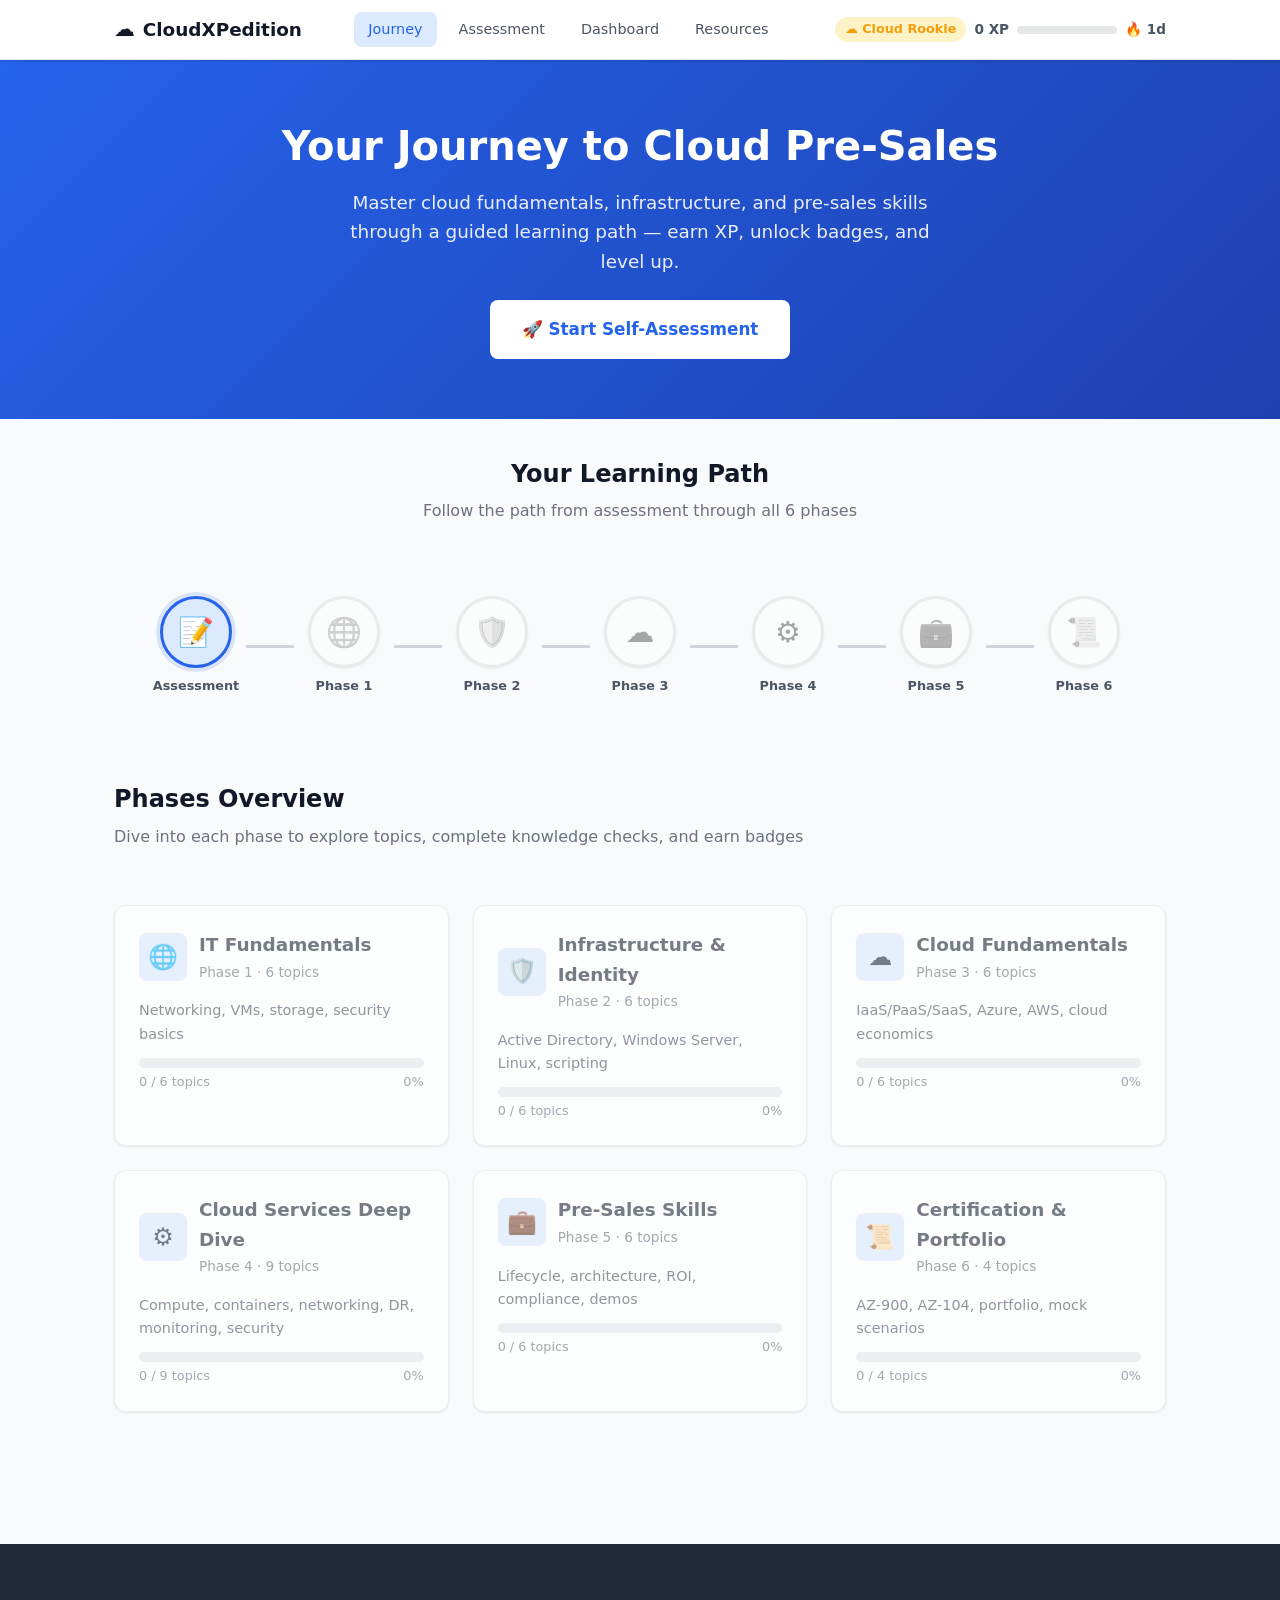
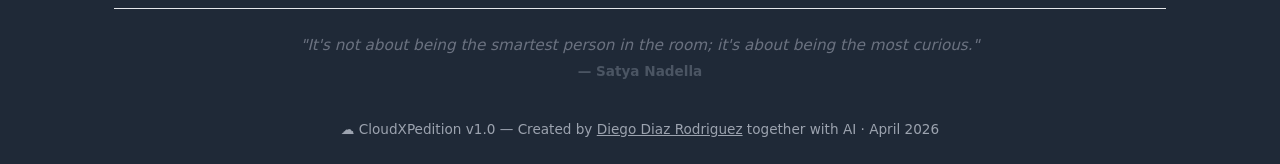
<file: index.html>
<!DOCTYPE html>
<html lang="en">
<head>
  <meta charset="UTF-8">
  <meta name="viewport" content="width=device-width, initial-scale=1.0">
  <title>Cloud Pre-Sales Learning Path</title>
  <link rel="stylesheet" href="css/styles.css">
</head>
<body>

<nav class="navbar">
  <div class="container">
    <a href="index.html" class="navbar-brand"><span>☁️</span> CloudXPedition</a>
    <div class="nav-links">
      <a href="index.html" class="active">Journey</a>
      <a href="assessment.html">Assessment</a>
      <a href="dashboard.html">Dashboard</a>
      <a href="resources.html">Resources</a>
    </div>
    <div class="header-xp">
      <span id="header-level" class="header-level">☁️ Cloud Rookie</span>
      <span id="header-xp-text">0 XP</span>
      <div class="header-xp-bar" role="progressbar" aria-valuenow="0" aria-valuemin="0" aria-valuemax="100" aria-label="XP progress"><div class="header-xp-fill" id="header-xp-fill" style="width:0%"></div></div>
      <span id="header-streak" class="header-streak"></span>
    </div>
  </div>
</nav>

<!-- Hero Section -->
<section class="hero">
  <div class="container">
    <h1>Your Journey to Cloud Pre-Sales</h1>
    <p>Master cloud fundamentals, infrastructure, and pre-sales skills through a guided learning path — earn XP, unlock badges, and level up.</p>
    <div style="margin-top:24px;">
      <a id="hero-cta" href="assessment.html" class="btn btn-primary btn-lg" style="background:#fff;color:var(--primary);">
        🚀 Start Self-Assessment
      </a>
    </div>
  </div>
</section>

<!-- Journey Map -->
<section class="section">
  <div class="container">
    <h2 class="section-title" style="text-align:center;">Your Learning Path</h2>
    <p class="section-subtitle" style="text-align:center;">Follow the path from assessment through all 6 phases</p>
    <div class="journey-map" id="journey-map"></div>
  </div>
</section>

<!-- Phase Cards Grid -->
<section class="section" style="padding-top:0;">
  <div class="container">
    <h2 class="section-title">Phases Overview</h2>
    <p class="section-subtitle">Dive into each phase to explore topics, complete knowledge checks, and earn badges</p>
    <div class="phase-grid" id="phase-grid"></div>
  </div>
</section>

<footer class="footer">
  <div class="container">
    <p id="motivational-quote" class="motivational-quote"></p>
    <p style="margin-top:12px;">☁️ CloudXPedition v1.0 — Created by <a href="https://github.com/Diaz506" style="color:inherit;text-decoration:underline;">Diego Diaz Rodriguez</a> together with AI · April 2026</p>
  </div>
</footer>

<script src="js/game-engine.js"></script>
<script>
(function () {
  const PHASES = [
    { num: 1, icon: '🌐', title: 'IT Fundamentals',          desc: 'Networking, VMs, storage, security basics',                     topics: 6 },
    { num: 2, icon: '🛡️', title: 'Infrastructure & Identity', desc: 'Active Directory, Windows Server, Linux, scripting',             topics: 6 },
    { num: 3, icon: '☁️', title: 'Cloud Fundamentals',        desc: 'IaaS/PaaS/SaaS, Azure, AWS, cloud economics',                   topics: 6 },
    { num: 4, icon: '⚙️', title: 'Cloud Services Deep Dive',  desc: 'Compute, containers, networking, DR, monitoring, security',      topics: 9 },
    { num: 5, icon: '💼', title: 'Pre-Sales Skills',          desc: 'Lifecycle, architecture, ROI, compliance, demos',                topics: 6 },
    { num: 6, icon: '📜', title: 'Certification & Portfolio', desc: 'AZ-900, AZ-104, portfolio, mock scenarios',                     topics: 4 },
  ];

  const JOURNEY_NODES = [
    { id: 'assess', icon: '📝', label: 'Assessment', href: 'assessment.html' },
    ...PHASES.map(p => ({ id: 'phase-' + p.num, icon: p.icon, label: 'Phase ' + p.num, href: 'phase' + p.num + '.html' }))
  ];

  /* ---------- Journey Map ---------- */
  function renderJourneyMap() {
    const map = document.getElementById('journey-map');
    map.innerHTML = '';
    const currentPhase = GameEngine.getCurrentPhase();
    const assessDone = GameEngine.isAssessmentDone();

    JOURNEY_NODES.forEach((node, i) => {
      // Connector before every node except the first
      if (i > 0) {
        const conn = document.createElement('div');
        conn.className = 'journey-connector';
        // connector is completed if the previous node is completed
        const prevCompleted = i === 1 ? assessDone : GameEngine.isPhaseCompleted(i - 1);
        if (prevCompleted) conn.classList.add('completed');
        map.appendChild(conn);
      }

      const nodeEl = document.createElement('div');
      nodeEl.className = 'journey-node';

      // Determine state
      if (node.id === 'assess') {
        if (assessDone) nodeEl.classList.add('completed');
        else nodeEl.classList.add('current');
      } else {
        const phaseNum = parseInt(node.id.replace('phase-', ''));
        if (GameEngine.isPhaseCompleted(phaseNum)) {
          nodeEl.classList.add('completed');
        } else if (phaseNum === currentPhase && assessDone) {
          nodeEl.classList.add('current');
        } else if (phaseNum > currentPhase || !assessDone) {
          nodeEl.classList.add('locked');
        }
      }

      nodeEl.innerHTML =
        '<div class="journey-node-circle">' + node.icon + '</div>' +
        '<span class="journey-node-label">' + node.label + '</span>';

      if (!nodeEl.classList.contains('locked')) {
        nodeEl.style.cursor = 'pointer';
        nodeEl.addEventListener('click', () => { window.location.href = node.href; });
      }

      map.appendChild(nodeEl);
    });
  }

  /* ---------- Phase Cards ---------- */
  function renderPhaseCards() {
    const grid = document.getElementById('phase-grid');
    grid.innerHTML = '';
    const currentPhase = GameEngine.getCurrentPhase();
    const assessDone = GameEngine.isAssessmentDone();

    PHASES.forEach(p => {
      const completed = GameEngine.isPhaseCompleted(p.num);
      const isCurrent = p.num === currentPhase && assessDone;
      const locked = (!assessDone || p.num > currentPhase) && !completed;
      const progress = GameEngine.getPhaseProgress(p.num);
      const pct = Math.round((progress.length / p.topics) * 100);

      const stateClass = completed ? 'completed' : isCurrent ? 'current' : locked ? 'locked' : '';

      const card = document.createElement('div');
      card.className = 'card phase-card ' + stateClass;
      card.innerHTML =
        '<div class="card-header">' +
          '<div class="card-icon" style="background:var(--primary-light);">' + p.icon + '</div>' +
          '<div>' +
            '<div class="card-title">' + p.title + '</div>' +
            '<div class="card-subtitle">Phase ' + p.num + ' · ' + p.topics + ' topics</div>' +
          '</div>' +
        '</div>' +
        '<p style="font-size:0.9rem;color:var(--gray-600);margin-bottom:8px;">' + p.desc + '</p>' +
        '<div class="progress-bar" role="progressbar" aria-valuenow="' + pct + '" aria-valuemin="0" aria-valuemax="100" aria-label="Phase ' + p.num + ' progress"><div class="progress-fill" style="width:' + pct + '%"></div></div>' +
        '<div class="progress-label"><span>' + progress.length + ' / ' + p.topics + ' topics</span><span>' + pct + '%</span></div>';

      if (!locked) {
        card.style.cursor = 'pointer';
        card.addEventListener('click', () => { window.location.href = 'phase' + p.num + '.html'; });
      }
      grid.appendChild(card);
    });
  }

  /* ---------- Hero CTA ---------- */
  function updateHeroCTA() {
    const cta = document.getElementById('hero-cta');
    if (GameEngine.isAssessmentDone()) {
      const phase = GameEngine.getCurrentPhase();
      if (phase <= 6) {
        cta.textContent = '🚀 Continue Phase ' + phase;
        cta.href = 'phase' + phase + '.html';
      } else {
        cta.textContent = '🏆 View Dashboard';
        cta.href = 'dashboard.html';
      }
    }
  }

  /* ---------- Init ---------- */
  document.addEventListener('DOMContentLoaded', () => {
    renderJourneyMap();
    renderPhaseCards();
    updateHeroCTA();
  });
})();
</script>
</body>
</html>
</file>
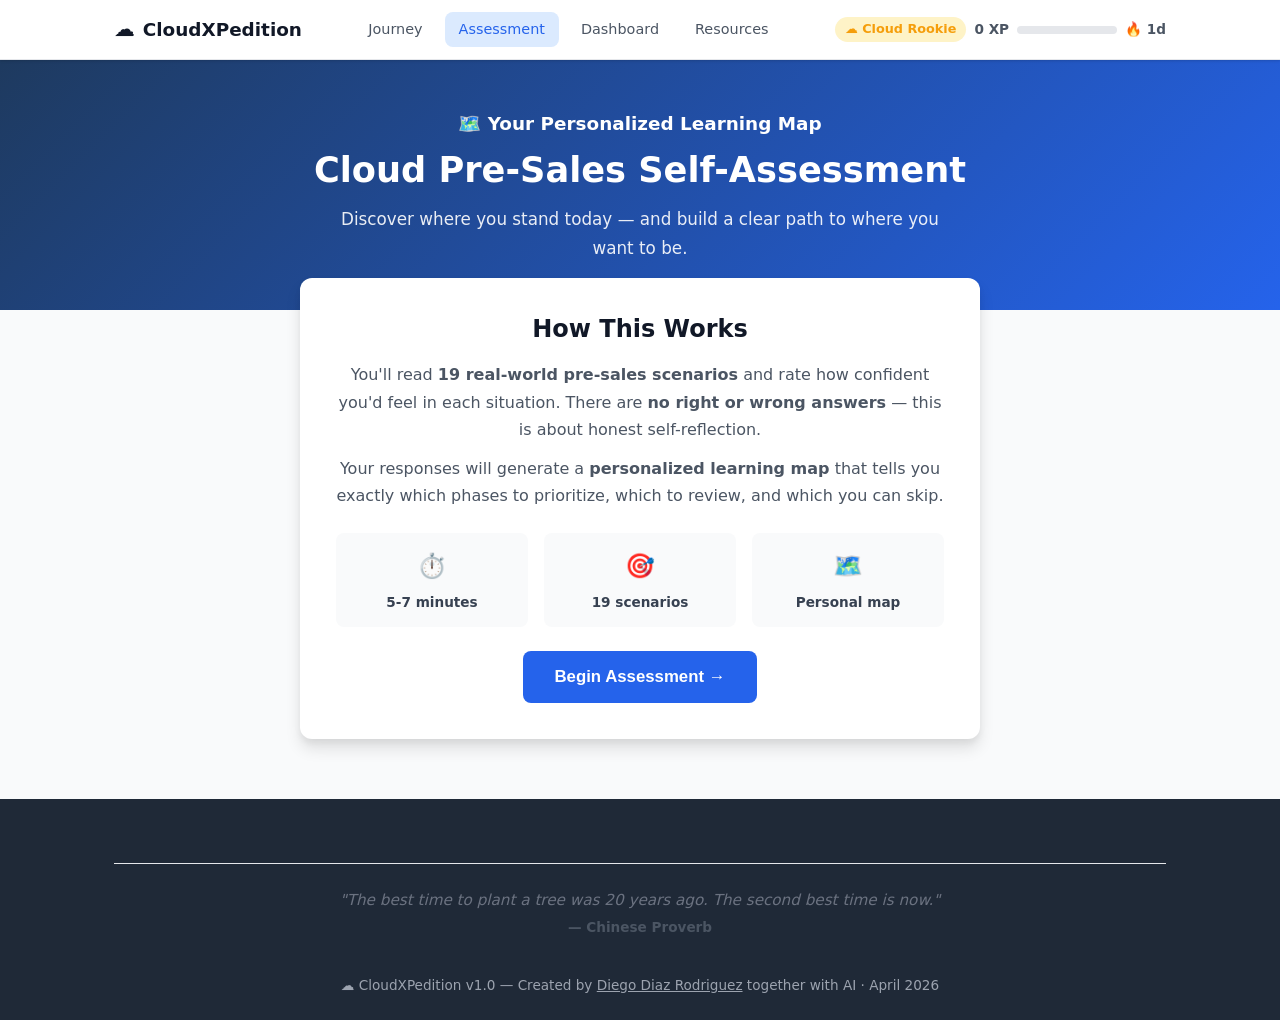
<file: assessment.html>
<!DOCTYPE html>
<html lang="en">
<head>
  <meta charset="UTF-8" />
  <meta name="viewport" content="width=device-width, initial-scale=1.0" />
  <title>Self-Assessment — Cloud Pre-Sales Learning Path</title>
  <link rel="stylesheet" href="css/styles.css" />
  <style>
    /* Assessment-specific styles */
    .assessment-hero {
      background: linear-gradient(135deg, #1e3a5f 0%, #2563eb 100%);
      color: #fff;
      padding: 48px 0;
      text-align: center;
    }
    .assessment-hero h1 { color: #fff; font-size: 2.2rem; margin-bottom: 12px; }
    .assessment-hero p { opacity: 0.9; max-width: 620px; margin: 0 auto; font-size: 1.05rem; line-height: 1.7; }
    .assessment-hero .subtitle { font-size: 1.15rem; font-weight: 600; margin-bottom: 8px; opacity: 1; }

    .welcome-panel {
      max-width: 680px;
      margin: -32px auto 0;
      position: relative;
      z-index: 1;
    }
    .welcome-card {
      background: #fff;
      border-radius: var(--radius);
      padding: 36px;
      box-shadow: var(--shadow-lg);
      text-align: center;
    }
    .welcome-card h2 { margin-bottom: 16px; }
    .welcome-card p { color: var(--gray-600); line-height: 1.7; margin-bottom: 12px; }
    .welcome-features {
      display: flex;
      gap: 16px;
      justify-content: center;
      flex-wrap: wrap;
      margin: 24px 0;
    }
    .welcome-feature {
      background: var(--gray-50);
      border-radius: var(--radius-sm);
      padding: 14px 18px;
      flex: 1;
      min-width: 150px;
      max-width: 200px;
    }
    .welcome-feature .icon { font-size: 1.5rem; margin-bottom: 6px; }
    .welcome-feature .label { font-size: 0.85rem; font-weight: 600; color: var(--gray-700); }

    /* Progress bar */
    .assessment-progress {
      max-width: 680px;
      margin: 32px auto 0;
      position: relative;
      z-index: 1;
    }
    .assessment-progress-header {
      display: flex;
      justify-content: space-between;
      align-items: center;
      margin-bottom: 8px;
      font-size: 0.85rem;
      font-weight: 600;
      color: var(--gray-500);
    }
    .assessment-progress-bar {
      width: 100%;
      height: 8px;
      background: var(--gray-200);
      border-radius: 4px;
      overflow: hidden;
    }
    .assessment-progress-fill {
      height: 100%;
      background: linear-gradient(90deg, var(--primary), var(--success));
      border-radius: 4px;
      transition: width 0.5s ease;
    }

    /* Scenario container */
    .scenario-container {
      max-width: 680px;
      margin: 24px auto 0;
      position: relative;
      min-height: 340px;
    }
    .scenario-card {
      animation: fadeSlideIn 0.4s ease;
    }
    @keyframes fadeSlideIn {
      from { opacity: 0; transform: translateY(16px); }
      to { opacity: 1; transform: translateY(0); }
    }

    /* Feedback panel after selecting confidence */
    .scenario-feedback {
      margin-top: 16px;
      padding: 16px 20px;
      border-radius: var(--radius-sm);
      background: var(--gray-50);
      border-left: 4px solid var(--primary);
      animation: feedbackSlideIn 0.35s ease;
    }
    @keyframes feedbackSlideIn {
      from { opacity: 0; transform: translateY(8px); }
      to { opacity: 1; transform: translateY(0); }
    }
    .scenario-feedback .feedback-title {
      font-weight: 700;
      font-size: 0.9rem;
      color: var(--primary);
      margin-bottom: 6px;
    }
    .scenario-feedback .feedback-text {
      font-size: 0.9rem;
      color: var(--gray-600);
      line-height: 1.6;
      margin-bottom: 0;
    }
    .scenario-feedback .feedback-phase-link {
      display: inline-block;
      margin-top: 8px;
      font-size: 0.82rem;
      color: var(--primary);
      font-weight: 600;
    }
    .scenario-nav {
      display: flex;
      justify-content: flex-end;
      margin-top: 16px;
      gap: 12px;
    }
    .change-answer-hint {
      font-size: 0.8rem;
      color: var(--gray-500);
      margin-top: 12px;
      text-align: center;
    }

    /* Results extras */
    .results-container {
      max-width: 780px;
      margin: 0 auto;
      padding: 32px 0;
    }
    .results-summary {
      text-align: center;
      margin-bottom: 8px;
      font-size: 1rem;
      color: var(--gray-600);
    }
    .results-panel { animation: fadeSlideIn 0.5s ease; }
    .results-actions {
      display: flex;
      gap: 12px;
      justify-content: center;
      margin-top: 28px;
      flex-wrap: wrap;
    }

    /* Results legend */
    .results-legend {
      background: rgba(255,255,255,0.08);
      border: 1px solid rgba(255,255,255,0.15);
      border-radius: var(--radius-sm);
      padding: 16px 20px;
      margin-bottom: 24px;
    }
    .results-legend h4 {
      font-size: 0.9rem;
      color: #fff;
      margin-bottom: 10px;
      opacity: 0.95;
    }
    .results-legend-items {
      display: grid;
      grid-template-columns: 1fr 1fr;
      gap: 8px;
    }
    .results-legend-item {
      display: flex;
      align-items: flex-start;
      gap: 8px;
      font-size: 0.82rem;
      line-height: 1.5;
    }
    .results-legend-item .legend-badge {
      flex-shrink: 0;
      padding: 2px 8px;
      border-radius: 4px;
      font-size: 0.75rem;
      font-weight: 700;
      white-space: nowrap;
    }
    .results-legend-item .legend-desc {
      color: rgba(255,255,255,0.8);
    }

    /* Phase detail in results */
    .results-phase-card .phase-detail {
      font-size: 0.78rem;
      color: rgba(255,255,255,0.7);
      margin-top: 6px;
      line-height: 1.5;
    }
    .results-phase-card .phase-reason {
      font-size: 0.75rem;
      color: rgba(255,255,255,0.55);
      margin-top: 4px;
      font-style: italic;
    }

    /* Retake guidance */
    .retake-guidance {
      text-align: center;
      margin-top: 24px;
      padding: 20px;
      background: rgba(255,255,255,0.06);
      border-radius: var(--radius-sm);
      border: 1px solid rgba(255,255,255,0.1);
    }
    .retake-guidance h4 {
      font-size: 0.95rem;
      color: #fff;
      margin-bottom: 8px;
    }
    .retake-guidance p {
      font-size: 0.85rem;
      color: rgba(255,255,255,0.75);
      line-height: 1.6;
      margin-bottom: 12px;
    }

    .screen { display: none; }
    .screen.active { display: block; }

    @media (max-width: 600px) {
      .results-legend-items { grid-template-columns: 1fr; }
    }
  </style>
</head>
<body>

<!-- Navbar -->
<nav class="navbar">
  <div class="container">
    <a href="index.html" class="navbar-brand"><span>☁️</span> CloudXPedition</a>
    <div class="nav-links">
      <a href="index.html">Journey</a>
      <a href="assessment.html" class="active">Assessment</a>
      <a href="dashboard.html">Dashboard</a>
      <a href="resources.html">Resources</a>
    </div>
    <div class="header-xp">
      <span id="header-level" class="header-level">☁️ Cloud Rookie</span>
      <span id="header-xp-text">0 XP</span>
      <div class="header-xp-bar" role="progressbar" aria-valuenow="0" aria-valuemin="0" aria-valuemax="100" aria-label="XP progress"><div class="header-xp-fill" id="header-xp-fill" style="width:0%"></div></div>
      <span id="header-streak" class="header-streak"></span>
    </div>
  </div>
</nav>

<!-- Hero -->
<section class="assessment-hero">
  <div class="container">
    <p class="subtitle">🗺️ Your Personalized Learning Map</p>
    <h1>Cloud Pre-Sales Self-Assessment</h1>
    <p>Discover where you stand today — and build a clear path to where you want to be.</p>
  </div>
</section>

<!-- ========== WELCOME SCREEN ========== -->
<div id="screen-welcome" class="screen active">
  <div class="welcome-panel">
    <div class="welcome-card">
      <h2>How This Works</h2>
      <p>You'll read <strong>19 real-world pre-sales scenarios</strong> and rate how confident you'd feel in each situation. There are <strong>no right or wrong answers</strong> — this is about honest self-reflection.</p>
      <p>Your responses will generate a <strong>personalized learning map</strong> that tells you exactly which phases to prioritize, which to review, and which you can skip.</p>
      <div class="welcome-features">
        <div class="welcome-feature">
          <div class="icon">⏱️</div>
          <div class="label">5-7 minutes</div>
        </div>
        <div class="welcome-feature">
          <div class="icon">🎯</div>
          <div class="label">19 scenarios</div>
        </div>
        <div class="welcome-feature">
          <div class="icon">🗺️</div>
          <div class="label">Personal map</div>
        </div>
      </div>
      <button class="btn btn-primary btn-lg" onclick="startAssessment()">Begin Assessment →</button>
    </div>
  </div>
</div>

<!-- ========== SCENARIO SCREEN ========== -->
<div id="screen-scenario" class="screen">
  <div class="assessment-progress">
    <div class="assessment-progress-header">
      <span id="progress-label">Scenario 1 of 19</span>
      <span id="progress-percent">0%</span>
    </div>
    <div class="assessment-progress-bar" role="progressbar" aria-valuenow="0" aria-valuemin="0" aria-valuemax="100" aria-label="Assessment progress">
      <div class="assessment-progress-fill" id="progress-fill" style="width:0%"></div>
    </div>
  </div>
  <div class="scenario-container" id="scenario-container"></div>
</div>

<!-- ========== RESULTS SCREEN ========== -->
<div id="screen-results" class="screen">
  <div class="results-container" id="results-container"></div>
</div>

<!-- Footer -->
<footer class="footer">
  <div class="container">
    <p id="motivational-quote" class="motivational-quote"></p>
    <p style="margin-top:12px;">☁️ CloudXPedition v1.0 — Created by <a href="https://github.com/Diaz506" style="color:inherit;text-decoration:underline;">Diego Diaz Rodriguez</a> together with AI · April 2026</p>
  </div>
</footer>

<script src="js/game-engine.js"></script>
<script>
(function () {
  'use strict';

  // ── Scenario Data ──
  const SCENARIOS = [
    { id: 's1',  phase: 1, title: 'The Network Outage',
      text: 'A client calls saying their new branch office can\'t reach the company\'s internal applications. The IT team says it\'s a subnet and routing issue — the new office was assigned an IP range that overlaps with headquarters. How confident are you in understanding what went wrong?',
      tests: 'IP addressing, subnets, and routing fundamentals',
      phaseLink: 'phase1.html' },
    { id: 's2',  phase: 1, title: 'The Mystery Domain',
      text: 'A company just bought a new domain for their product launch, but when customers type the URL, they get a "page not found" error. Someone mentions DNS records aren\'t configured. How confident are you in understanding what needs to happen?',
      tests: 'DNS, domain resolution, and how web traffic finds servers',
      phaseLink: 'phase1.html' },
    { id: 's3',  phase: 1, title: 'The Slow Server',
      text: 'A small business complains their application is running slow. The hosting provider suggests upgrading their virtual machine to one with more CPU and RAM. The client asks you: "What\'s a virtual machine, and why can\'t we just buy a bigger computer?" How confident are you in explaining this?',
      tests: 'Virtual machines, compute resources, and how they compare to physical hardware',
      phaseLink: 'phase1.html' },
    { id: 's4',  phase: 1, title: 'The Storage Crunch',
      text: 'A media company says they\'re running out of space on their file server. They have 50TB of video files, and someone suggests moving older files to a cheaper "archive tier" in the cloud while keeping recent work on fast local storage. How confident are you in discussing the options?',
      tests: 'Storage types, access tiers, and data lifecycle management',
      phaseLink: 'phase1.html' },
    { id: 's5',  phase: 2, title: 'The Locked-Out Employee',
      text: 'An employee at a 500-person company can\'t log in to their laptop, email, or shared drives. The IT helpdesk says their Active Directory account was disabled by a Group Policy. The manager asks you: "Why does one system control everything?" How confident are you in explaining this?',
      tests: 'Active Directory, identity management, and Group Policy',
      phaseLink: 'phase2.html' },
    { id: 's6',  phase: 2, title: 'The Scripting Shortcut',
      text: 'A colleague shows you a PowerShell script that creates 50 user accounts in 10 seconds, instead of doing it manually one by one in a web portal. They ask if you\'d be comfortable modifying it to also assign users to specific groups. How confident are you with this?',
      tests: 'PowerShell scripting and IT automation basics',
      phaseLink: 'phase2.html' },
    { id: 's7',  phase: 3, title: 'The Cloud Pitch',
      text: 'A manufacturing company\'s CFO asks: "Why should we move to the cloud? We already have servers in our basement that work fine." They want to understand IaaS vs SaaS, and whether it\'ll actually save money. How confident are you in making the case?',
      tests: 'Cloud service models (IaaS, PaaS, SaaS) and business value arguments',
      phaseLink: 'phase3.html' },
    { id: 's8',  phase: 3, title: 'The Migration Debate',
      text: 'A healthcare company wants to move to the cloud but can\'t move their patient database due to regulations. Someone proposes a hybrid approach — some workloads in Azure, sensitive data on-premises, connected via VPN. How confident are you in discussing this strategy?',
      tests: 'Hybrid cloud strategy, regulatory compliance, and VPN connectivity',
      phaseLink: 'phase3.html' },
    { id: 's9',  phase: 3, title: 'The Cost Surprise',
      text: 'A startup moved everything to AWS three months ago and just got a $15,000 bill — they expected $3,000. The CTO asks you to help figure out why, and how to prevent it. You see terms like "Reserved Instances," "right-sizing," and "cost allocation tags." How confident are you in this conversation?',
      tests: 'Cloud cost management, pricing models, and optimization strategies',
      phaseLink: 'phase3.html' },
    { id: 's10', phase: 4, title: 'The Disaster Scenario',
      text: 'A client\'s primary data center went offline due to a power failure. They ask: "If we were in Azure, would this still have happened?" They mention terms like availability zones, geo-replication, RPO, and RTO. How confident are you in explaining how cloud handles disasters?',
      tests: 'Disaster recovery, availability zones, geo-redundancy, RPO/RTO concepts',
      phaseLink: 'phase4.html' },
    { id: 's11', phase: 4, title: 'The Container Question',
      text: 'A development team says they want to "containerize" their application and deploy it on Kubernetes. The CTO asks you to explain why this is better than just running it on a regular VM. How confident are you in explaining the difference?',
      tests: 'Containers vs VMs, Kubernetes orchestration, and modern deployment',
      phaseLink: 'phase4.html' },
    { id: 's12', phase: 4, title: 'The Security Incident',
      text: 'A company had a data breach because an employee\'s password was compromised. The security team recommends implementing "Zero Trust architecture" with conditional access policies and multi-factor authentication everywhere. The CEO asks you: "What does Zero Trust actually mean for us day-to-day?" How confident are you in this discussion?',
      tests: 'Zero Trust security, MFA, conditional access, and modern security posture',
      phaseLink: 'phase4.html' },
    { id: 's13', phase: 4, title: 'The Monitoring Blind Spot',
      text: 'A client\'s web application went down for 2 hours before anyone noticed — a customer reported it. They ask: "How can we know when something breaks before our customers do?" You need to discuss alerting, dashboards, and application monitoring. How confident are you?',
      tests: 'Cloud monitoring, alerting, observability, and proactive incident detection',
      phaseLink: 'phase4.html' },
    { id: 's13b', phase: 4, title: 'The VM Sizing Debate',
      text: 'A client is moving their ERP system to the cloud and asks: "Should we get one big VM or several smaller ones? What\'s the difference between general-purpose, compute-optimized, and memory-optimized VMs?" Their DBA adds: "And can we scale up on month-end when reports run?" How confident are you in guiding this conversation?',
      tests: 'Cloud compute services, VM families, vertical vs horizontal scaling',
      phaseLink: 'phase4.html' },
    { id: 's13c', phase: 4, title: 'The Network Architecture',
      text: 'A company with offices in 3 countries needs their cloud resources to communicate securely. They ask about VNets, subnets, peering, load balancers, and private endpoints. Their security team insists: "No public IPs on any backend service." How confident are you in designing this network layout?',
      tests: 'Cloud networking — VNets, subnets, load balancers, private endpoints, and peering',
      phaseLink: 'phase4.html' },
    { id: 's13d', phase: 4, title: 'The Data Storage Decision',
      text: 'A media startup needs to store 200TB of video files, serve thumbnails instantly to millions of users, and archive raw footage they rarely access. They ask: "What\'s the difference between Blob Storage, File Storage, and Disk Storage? And what are hot, cool, and archive tiers?" How confident are you in recommending the right storage strategy?',
      tests: 'Cloud storage services, object vs block vs file storage, access tiers',
      phaseLink: 'phase4.html' },
    { id: 's13e', phase: 4, title: 'The Database Dilemma',
      text: 'A fintech company needs a database for their transaction system (millions of writes/sec), another for their product catalog (flexible schema), and a third for analytics dashboards. They ask: "Should we use SQL or NoSQL? What about Cosmos DB vs SQL Database vs Data Lake?" How confident are you in navigating this conversation?',
      tests: 'Cloud database services — SQL vs NoSQL, managed databases, choosing the right DB for the workload',
      phaseLink: 'phase4.html' },
    { id: 's13f', phase: 4, title: 'The SLA Negotiation',
      text: 'A client building an e-commerce platform asks: "What does 99.99% uptime actually mean? What happens if Azure goes down — do we get our money back?" They also want to know the difference between availability sets, availability zones, and region pairs. How confident are you in explaining SLAs and high availability options?',
      tests: 'High availability, SLAs, availability zones, redundancy strategies',
      phaseLink: 'phase4.html' },
    { id: 's14', phase: 5, title: 'The Compliance Deal-Breaker',
      text: 'You\'re in a pre-sales meeting with a European bank. They ask: "Can you guarantee our data stays in the EU? What certifications does your cloud platform have? How do you handle GDPR and our financial regulators?" The deal depends on your answer. How confident are you in this conversation?',
      tests: 'Data residency, compliance certifications, GDPR, and regulatory requirements',
      phaseLink: 'phase5.html' },
  ];

  const CONFIDENCE_LEVELS = [
    { value: 0, emoji: '🔴', label: 'Lost',           desc: 'I have no idea what this is about' },
    { value: 1, emoji: '🟡', label: 'Aware',           desc: "I've heard these terms but couldn't explain them" },
    { value: 2, emoji: '🟢', label: 'Conversational',  desc: 'I could follow this conversation and ask decent questions' },
    { value: 3, emoji: '🔵', label: 'Confident',       desc: 'I could help solve this or explain it to someone else' },
  ];

  const PHASE_INFO = {
    1: { emoji: '🌐', name: 'IT Fundamentals' },
    2: { emoji: '🛡️', name: 'Identity & Scripting' },
    3: { emoji: '☁️',  name: 'Cloud Concepts' },
    4: { emoji: '⚙️',  name: 'Cloud Services Deep Dive' },
    5: { emoji: '💼', name: 'Pre-Sales Skills' },
    6: { emoji: '📜', name: 'Certification' },
  };

  // ── State ──
  let currentIndex = 0;
  const answers = {};   // scenarioId → value (0-3)

  // ── Screen Management ──
  function showScreen(id) {
    document.querySelectorAll('.screen').forEach(s => s.classList.remove('active'));
    document.getElementById('screen-' + id).classList.add('active');
    window.scrollTo({ top: 0, behavior: 'smooth' });
  }

  // ── Welcome / Start ──
  window.startAssessment = function () {
    currentIndex = 0;
    showScreen('scenario');
    renderScenario();
  };

  // ── Render Scenario ──
  function renderScenario() {
    const s = SCENARIOS[currentIndex];
    const pct = Math.round((currentIndex / SCENARIOS.length) * 100);

    document.getElementById('progress-label').textContent = `Scenario ${currentIndex + 1} of ${SCENARIOS.length}`;
    document.getElementById('progress-percent').textContent = pct + '%';
    document.getElementById('progress-fill').style.width = pct + '%';
    document.querySelector('.assessment-progress-bar').setAttribute('aria-valuenow', pct);

    const html = `
      <div class="scenario-card" style="animation: fadeSlideIn 0.4s ease">
        <div class="scenario-number">Scenario ${currentIndex + 1} of ${SCENARIOS.length} — Phase ${s.phase}</div>
        <h3 class="scenario-title">${s.title}</h3>
        <p class="scenario-text">${s.text}</p>
        <div class="confidence-options">
          ${CONFIDENCE_LEVELS.map(c => `
            <button class="confidence-btn" data-value="${c.value}" onclick="selectConfidence(${c.value})">
              <span class="emoji">${c.emoji}</span>
              <span><strong>${c.label}</strong> — ${c.desc}</span>
            </button>
          `).join('')}
        </div>
      </div>`;
    document.getElementById('scenario-container').innerHTML = html;
  }

  // ── Select Confidence ──
  window.selectConfidence = function (value) {
    const s = SCENARIOS[currentIndex];
    answers[s.id] = value;

    // Save progress to sessionStorage for recovery
    try {
      sessionStorage.setItem('assessmentSession', JSON.stringify({ currentIndex, answers }));
    } catch (e) { /* sessionStorage unavailable — ignore */ }

    // Highlight selected button, but keep all clickable for changing answer
    document.querySelectorAll('.confidence-btn').forEach(btn => {
      btn.classList.toggle('selected', parseInt(btn.dataset.value) === value);
    });

    // Remove existing feedback (if user changed answer)
    const oldNav = document.querySelector('.scenario-nav');
    const oldHint = document.querySelector('.change-answer-hint');
    const oldFeedback = document.getElementById('scenario-feedback');
    if (oldNav) oldNav.remove();
    if (oldHint) oldHint.remove();
    if (oldFeedback) oldFeedback.remove();

    const phaseInfo = PHASE_INFO[s.phase];
    const feedbackHTML = `
      <div class="scenario-feedback" id="scenario-feedback" role="status" aria-live="polite">
        <div class="feedback-title">📋 This scenario tests:</div>
        <p class="feedback-text">${s.tests}</p>
        <span class="feedback-phase-link">
          ${phaseInfo.emoji} Covered in Phase ${s.phase}: ${phaseInfo.name}
        </span>
      </div>
      <p class="change-answer-hint">💡 You can change your answer above before continuing</p>
      <div class="scenario-nav">
        <button class="btn btn-primary" id="btn-continue" onclick="nextScenario()">
          ${currentIndex < SCENARIOS.length - 1 ? 'Continue →' : 'See My Results →'}
        </button>
      </div>`;

    document.getElementById('scenario-container').querySelector('.scenario-card').insertAdjacentHTML('beforeend', feedbackHTML);
    document.getElementById('scenario-feedback').scrollIntoView({ behavior: 'smooth', block: 'nearest' });
  };

  // ── Next Scenario (with double-click guard) ──
  window.nextScenario = function () {
    const btn = document.getElementById('btn-continue');
    if (btn) btn.disabled = true;
    currentIndex++;
    if (currentIndex < SCENARIOS.length) {
      renderScenario();
    } else {
      finishAssessment();
    }
  };

  // ── Finish & Calculate Results ──
  function finishAssessment() {
    const { scores, reasons } = calculatePhaseScores();
    const saveScores = { ...scores };
    saveScores[6] = 0;
    GameEngine.saveAssessment(saveScores, reasons);
    sessionStorage.removeItem('assessmentSession');
    showResults(scores, reasons);
  }

  function calculatePhaseScores() {
    // Group scenario answers by phase
    const phaseAnswers = {};
    for (const s of SCENARIOS) {
      if (!phaseAnswers[s.phase]) phaseAnswers[s.phase] = [];
      if (answers[s.id] !== undefined) phaseAnswers[s.phase].push({ score: answers[s.id], title: s.title, tests: s.tests });
    }

    const scores = {};
    const reasons = {};
    // Phases 1-5: use LOWEST score from that phase's scenarios
    for (let p = 1; p <= 5; p++) {
      const vals = phaseAnswers[p] || [];
      if (vals.length > 0) {
        const weakest = vals.reduce((min, v) => v.score < min.score ? v : min, vals[0]);
        scores[p] = weakest.score;
        reasons[p] = weakest;
      } else {
        scores[p] = 0;
        reasons[p] = null;
      }
    }
    // Phase 6 (Certification): final milestone — not directly assessed
    scores[6] = -1;
    reasons[6] = null;
    return { scores, reasons };
  }

  function getRecommendation(score) {
    switch (score) {
      case -1: return { text: '📜 Final Milestone', cls: 'rec-skip',     detail: 'Complete after all phases' };
      case 0: return { text: '🔴 Required',       cls: 'rec-required', detail: 'Start here — this phase covers essential gaps in your knowledge' };
      case 1: return { text: '🟡 Review needed',   cls: 'rec-review',   detail: 'You recognize the concepts — a focused review will solidify your understanding' };
      case 2: return { text: '🟢 Skim for gaps',   cls: 'rec-skim',     detail: 'Solid foundation — skim to catch any remaining blind spots' };
      case 3: return { text: '🔵 Skip (revision)', cls: 'rec-skip',     detail: 'Strong knowledge — revisit only as a quick refresher' };
      default: return { text: '🔴 Required',       cls: 'rec-required', detail: 'Start here' };
    }
  }

  // ── Show Results ──
  function showResults(scores, reasons) {
    showScreen('results');

    // Count how many phases need work (excluding Phase 6)
    const assessedScores = Object.entries(scores).filter(([k]) => k !== '6').map(([,v]) => v);
    const requiredCount = assessedScores.filter(v => v <= 1).length;
    const skipCount = assessedScores.filter(v => v >= 3).length;

    let summary;
    if (requiredCount >= 4) {
      summary = "You're at the beginning of an exciting journey! There's a lot to learn, and this path will guide you step by step. 💪";
    } else if (skipCount >= 4) {
      summary = "Impressive! You already have strong foundations. Focus on the gaps and you'll be unstoppable. 🚀";
    } else {
      summary = "A solid mix! You have strengths to build on and clear areas to grow. Your personalized map is ready. 🗺️";
    }

    let cardsHTML = '';
    for (let p = 1; p <= 6; p++) {
      const info = PHASE_INFO[p];
      const rec = getRecommendation(scores[p]);
      const reason = reasons ? reasons[p] : null;
      let reasonHTML = '';
      if (reason && scores[p] >= 0 && scores[p] <= 2) {
        reasonHTML = `<div class="phase-reason">Based on: "${reason.title}" — ${reason.tests}</div>`;
      }
      cardsHTML += `
        <div class="results-phase-card">
          <div class="emoji">${info.emoji}</div>
          <div class="name">Phase ${p}: ${info.name}</div>
          <div class="rec ${rec.cls}">${rec.text}</div>
          <div class="phase-detail">${rec.detail}</div>
          ${reasonHTML}
        </div>`;
    }

    const legendHTML = `
      <div class="results-legend">
        <h4>📖 What do these levels mean?</h4>
        <div class="results-legend-items">
          <div class="results-legend-item">
            <span class="legend-badge rec-required">🔴 Required</span>
            <span class="legend-desc">Key gaps found — this phase is essential for you</span>
          </div>
          <div class="results-legend-item">
            <span class="legend-badge rec-review">🟡 Review</span>
            <span class="legend-desc">You know some concepts but need deeper understanding</span>
          </div>
          <div class="results-legend-item">
            <span class="legend-badge rec-skim">🟢 Skim</span>
            <span class="legend-desc">Good foundation — a quick pass will fill any small gaps</span>
          </div>
          <div class="results-legend-item">
            <span class="legend-badge rec-skip">🔵 Skip</span>
            <span class="legend-desc">Strong knowledge — use this phase as a reference only</span>
          </div>
        </div>
      </div>`;

    const retakeHTML = `
      <div class="retake-guidance">
        <h4>🔄 Want to Retake?</h4>
        <p>Retake the assessment after working through your recommended phases to <strong>track your growth</strong>. 
           Your previous results will be replaced with your new scores, and you can see how far you've come.</p>
        <button class="btn btn-outline" onclick="retakeAssessment()" style="border-color:rgba(255,255,255,0.5); color:#fff;">🔄 Retake Assessment Now</button>
      </div>`;

    document.getElementById('results-container').innerHTML = `
      <p class="results-summary">${summary}</p>
      <div class="results-panel">
        <h2>🗺️ Your Personalized Learning Map</h2>
        <p style="opacity:0.85; margin-bottom: 16px;">Based on your scenario responses, here's your recommended focus for each phase:</p>
        ${legendHTML}
        <div class="results-phase-grid">${cardsHTML}</div>
        <div class="results-actions">
          <a href="index.html" class="btn btn-success btn-lg">Start Your Journey →</a>
        </div>
        ${retakeHTML}
      </div>`;

    document.getElementById('progress-fill').style.width = '100%';
    document.querySelector('.assessment-progress-bar').setAttribute('aria-valuenow', 100);
  }

  // ── Retake ──
  window.retakeAssessment = function () {
    currentIndex = 0;
    Object.keys(answers).forEach(k => delete answers[k]);
    GameEngine.resetAssessment();
    sessionStorage.removeItem('assessmentSession');
    showScreen('welcome');
  };

  // ── Warn before navigating away mid-assessment ──
  window.addEventListener('beforeunload', function (e) {
    if (currentIndex > 0 && currentIndex < SCENARIOS.length &&
        !document.getElementById('screen-results').classList.contains('active')) {
      e.preventDefault();
      e.returnValue = '';
    }
  });

  // ── Init ──
  function init() {
    GameEngine.updateHeaderUI();

    // Set motivational quote
    const quote = GameEngine.getRandomQuote();
    const quoteEl = document.getElementById('motivational-quote');
    if (quoteEl && quote) {
      quoteEl.innerHTML = `"${quote.text}" <span class="author">— ${quote.author}</span>`;
    }

    // If assessment already done, go straight to results
    if (GameEngine.isAssessmentDone()) {
      const scores = GameEngine.getAssessmentScores();
      if (scores && Object.keys(scores).length > 0) {
        const displayScores = { ...scores };
        displayScores[6] = -1;
        const reasons = GameEngine.getAssessmentReasons();
        showResults(displayScores, reasons);
        return;
      }
    }

    // Check for in-progress assessment to resume
    try {
      const saved = sessionStorage.getItem('assessmentSession');
      if (saved) {
        const session = JSON.parse(saved);
        if (session.currentIndex > 0 && session.answers && Object.keys(session.answers).length > 0) {
          if (confirm('You have an assessment in progress (scenario ' + (session.currentIndex + 1) + ' of ' + SCENARIOS.length + '). Resume where you left off?')) {
            currentIndex = session.currentIndex;
            Object.assign(answers, session.answers);
            showScreen('scenario');
            renderScenario();
            return;
          } else {
            sessionStorage.removeItem('assessmentSession');
          }
        }
      }
    } catch (e) { /* sessionStorage unavailable */ }
  }

  init();
})();
</script>
</body>
</html>
</file>
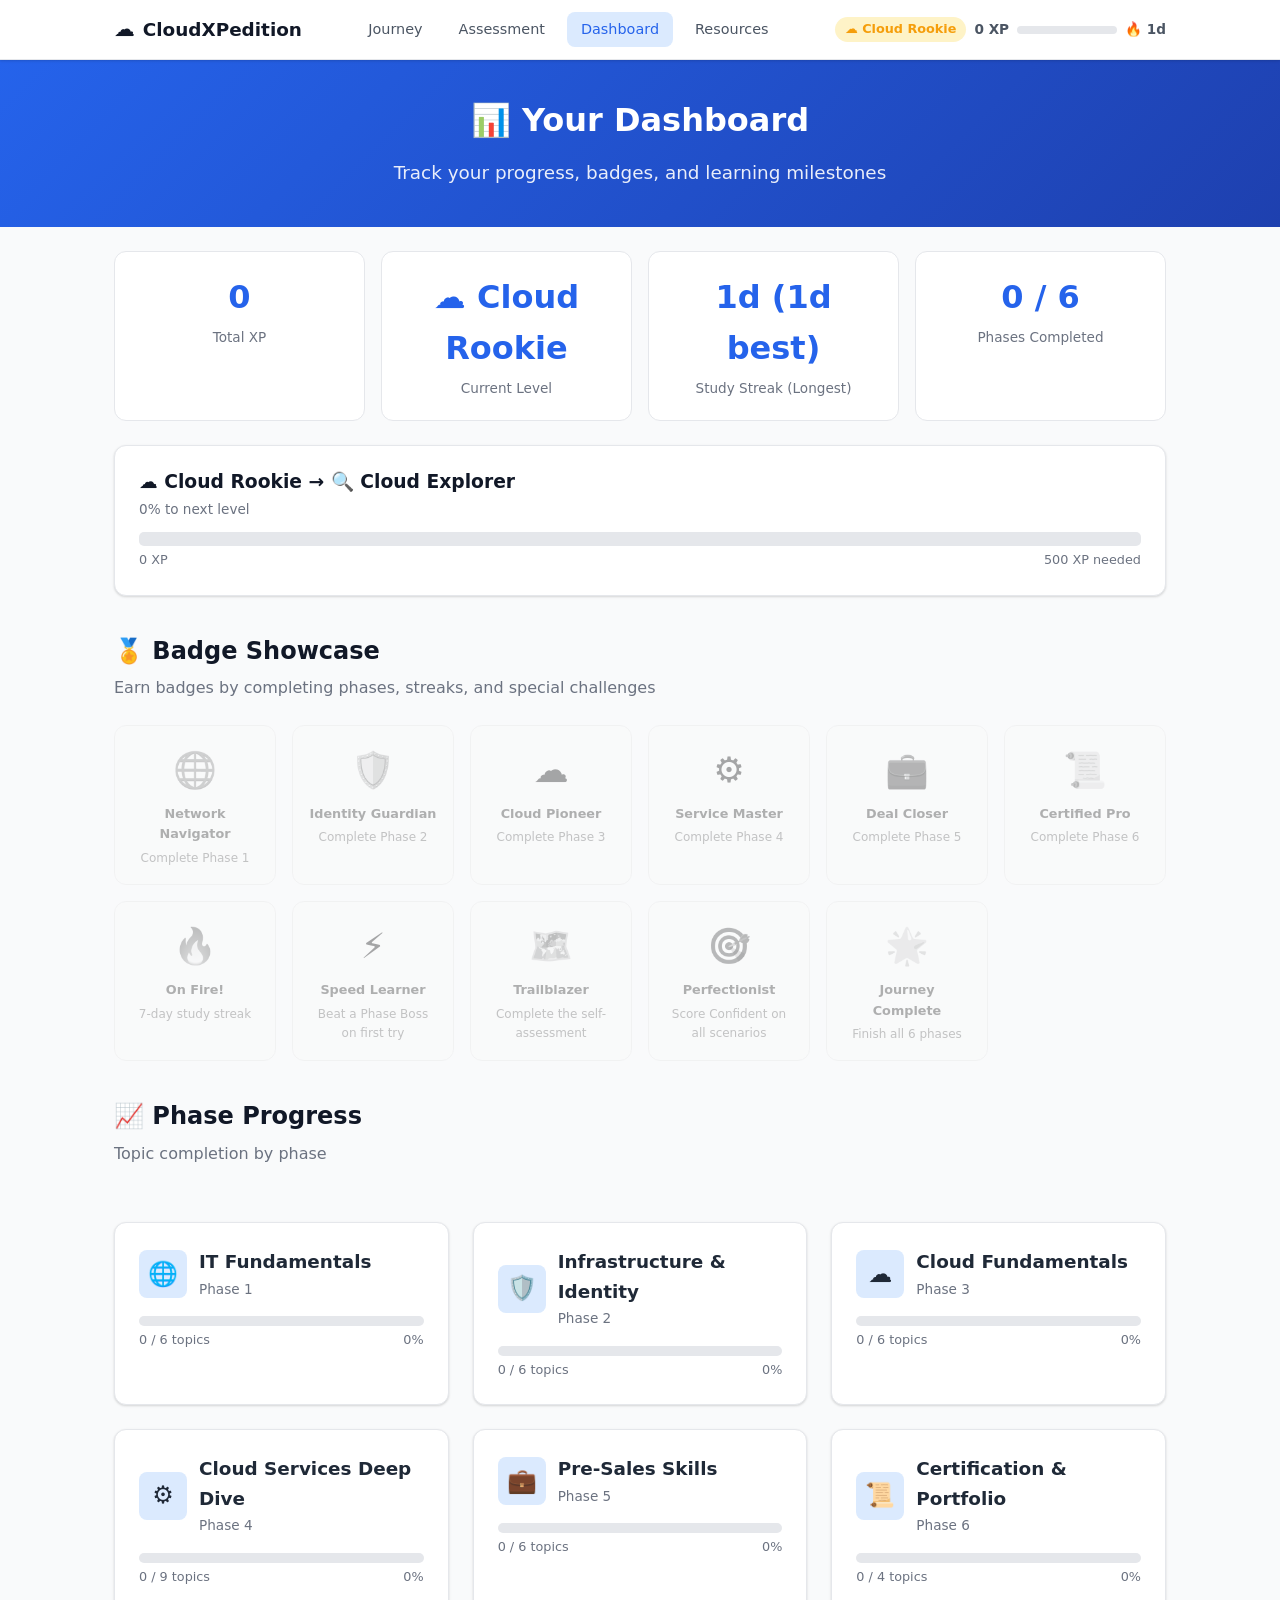
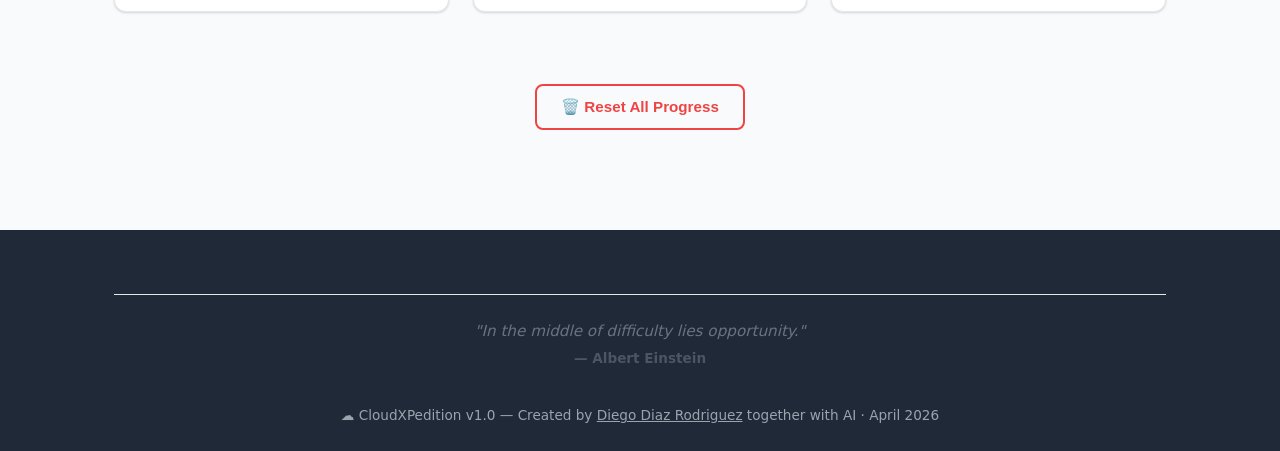
<file: dashboard.html>
<!DOCTYPE html>
<html lang="en">
<head>
  <meta charset="UTF-8">
  <meta name="viewport" content="width=device-width, initial-scale=1.0">
  <title>Dashboard — Cloud Pre-Sales Learning Path</title>
  <link rel="stylesheet" href="css/styles.css">
</head>
<body>

<nav class="navbar">
  <div class="container">
    <a href="index.html" class="navbar-brand"><span>☁️</span> CloudXPedition</a>
    <div class="nav-links">
      <a href="index.html">Journey</a>
      <a href="assessment.html">Assessment</a>
      <a href="dashboard.html" class="active">Dashboard</a>
      <a href="resources.html">Resources</a>
    </div>
    <div class="header-xp">
      <span id="header-level" class="header-level">☁️ Cloud Rookie</span>
      <span id="header-xp-text">0 XP</span>
      <div class="header-xp-bar" role="progressbar" aria-valuenow="0" aria-valuemin="0" aria-valuemax="100" aria-label="XP progress"><div class="header-xp-fill" id="header-xp-fill" style="width:0%"></div></div>
      <span id="header-streak" class="header-streak"></span>
    </div>
  </div>
</nav>

<!-- Dashboard Header -->
<section class="hero" style="padding:40px 0;">
  <div class="container">
    <h1 style="font-size:2rem;">📊 Your Dashboard</h1>
    <p>Track your progress, badges, and learning milestones</p>
  </div>
</section>

<div class="container">

  <!-- Stats Row -->
  <div class="stats-row" id="stats-row">
    <div class="stat-card"><div class="stat-value" id="stat-xp">0</div><div class="stat-label">Total XP</div></div>
    <div class="stat-card"><div class="stat-value" id="stat-level">—</div><div class="stat-label">Current Level</div></div>
    <div class="stat-card"><div class="stat-value" id="stat-streak">0</div><div class="stat-label">Study Streak (Longest)</div></div>
    <div class="stat-card"><div class="stat-value" id="stat-phases">0 / 6</div><div class="stat-label">Phases Completed</div></div>
  </div>

  <!-- XP Progress to Next Level -->
  <section class="section" style="padding-top:0;">
    <div class="card">
      <h3 style="margin-bottom:4px;" id="level-title">Progress to Next Level</h3>
      <p style="font-size:0.85rem;color:var(--gray-500);margin-bottom:8px;" id="level-subtitle"></p>
      <div class="progress-bar" role="progressbar" aria-valuenow="0" aria-valuemin="0" aria-valuemax="100" aria-label="Level progress" style="height:14px;">
        <div class="progress-fill" id="level-progress-fill" style="width:0%;height:100%;"></div>
      </div>
      <div class="progress-label">
        <span id="level-xp-current"></span>
        <span id="level-xp-next"></span>
      </div>
    </div>
  </section>

  <!-- Badge Showcase -->
  <section class="section" style="padding-top:0;">
    <h2 class="section-title">🏅 Badge Showcase</h2>
    <p class="section-subtitle">Earn badges by completing phases, streaks, and special challenges</p>
    <div class="badge-grid" id="badge-grid"></div>
  </section>

  <!-- Per-Phase Progress -->
  <section class="section" style="padding-top:0;">
    <h2 class="section-title">📈 Phase Progress</h2>
    <p class="section-subtitle">Topic completion by phase</p>
    <div class="phase-grid" id="phase-progress-grid"></div>
  </section>

  <!-- Assessment Results -->
  <section class="section" style="padding-top:0;display:none;" id="assessment-section">
    <h2 class="section-title">📝 Assessment Results</h2>
    <p class="section-subtitle">Your personalized learning map based on self-assessment confidence</p>
    <div class="results-panel" id="assessment-results"></div>
  </section>

  <!-- Reset -->
  <section class="section" style="padding-top:0;text-align:center;">
    <button class="btn btn-outline" style="color:var(--danger);border-color:var(--danger);" id="reset-btn">
      🗑️ Reset All Progress
    </button>
  </section>

</div>

<footer class="footer">
  <div class="container">
    <p id="motivational-quote" class="motivational-quote"></p>
    <p style="margin-top:12px;">☁️ CloudXPedition v1.0 — Created by <a href="https://github.com/Diaz506" style="color:inherit;text-decoration:underline;">Diego Diaz Rodriguez</a> together with AI · April 2026</p>
  </div>
</footer>

<script src="js/game-engine.js"></script>
<script>
(function () {
  const PHASES = [
    { num: 1, icon: '🌐', title: 'IT Fundamentals',          topics: 6 },
    { num: 2, icon: '🛡️', title: 'Infrastructure & Identity', topics: 6 },
    { num: 3, icon: '☁️', title: 'Cloud Fundamentals',        topics: 6 },
    { num: 4, icon: '⚙️', title: 'Cloud Services Deep Dive',  topics: 9 },
    { num: 5, icon: '💼', title: 'Pre-Sales Skills',          topics: 6 },
    { num: 6, icon: '📜', title: 'Certification & Portfolio', topics: 4 },
  ];

  const REC_MAP = {
    0: { label: '🔴 Required — Deep Study', cls: 'rec-required' },
    1: { label: '🟡 Review — Refresh Knowledge', cls: 'rec-review' },
    2: { label: '🟢 Skim — You Know This', cls: 'rec-skim' },
    3: { label: '🔵 Skip — Revision Only', cls: 'rec-skip' },
  };

  /* ---------- Stats ---------- */
  function renderStats() {
    const level = GameEngine.getLevel();
    const streak = GameEngine.getStreak();
    let phasesComplete = 0;
    for (let i = 1; i <= 6; i++) { if (GameEngine.isPhaseCompleted(i)) phasesComplete++; }

    document.getElementById('stat-xp').textContent = GameEngine.getXP().toLocaleString();
    document.getElementById('stat-level').textContent = level.title;
    document.getElementById('stat-streak').textContent = streak.current + 'd (' + streak.longest + 'd best)';
    document.getElementById('stat-phases').textContent = phasesComplete + ' / 6';
  }

  /* ---------- Level Progress ---------- */
  function renderLevelProgress() {
    const level = GameEngine.getLevel();
    const next = GameEngine.getNextLevel();
    const pct = GameEngine.getLevelProgress();

    document.getElementById('level-progress-fill').style.width = pct + '%';
    document.querySelector('.progress-bar[aria-label="Level progress"]').setAttribute('aria-valuenow', Math.round(pct));

    if (next) {
      document.getElementById('level-title').textContent = level.title + ' → ' + next.title;
      document.getElementById('level-subtitle').textContent = pct + '% to next level';
      document.getElementById('level-xp-current').textContent = GameEngine.getXP() + ' XP';
      document.getElementById('level-xp-next').textContent = next.xpRequired + ' XP needed';
    } else {
      document.getElementById('level-title').textContent = level.title + ' — MAX LEVEL!';
      document.getElementById('level-subtitle').textContent = 'You have reached the highest level';
      document.getElementById('level-xp-current').textContent = GameEngine.getXP() + ' XP';
      document.getElementById('level-xp-next').textContent = '⭐ Max';
    }
  }

  /* ---------- Badges ---------- */
  function renderBadges() {
    const grid = document.getElementById('badge-grid');
    grid.innerHTML = '';
    const badges = GameEngine.getAllBadges();

    badges.forEach(b => {
      const item = document.createElement('div');
      item.className = 'badge-item ' + (b.earned ? 'earned' : 'locked');
      item.innerHTML =
        '<div class="badge-emoji">' + b.emoji + '</div>' +
        '<div class="badge-name">' + b.name + '</div>' +
        '<div style="font-size:0.75rem;color:var(--gray-500);margin-top:4px;">' + b.desc + '</div>';
      item.title = b.desc;
      grid.appendChild(item);
    });
  }

  /* ---------- Phase Progress ---------- */
  function renderPhaseProgress() {
    const grid = document.getElementById('phase-progress-grid');
    grid.innerHTML = '';

    PHASES.forEach(p => {
      const progress = GameEngine.getPhaseProgress(p.num);
      const pct = Math.round((progress.length / p.topics) * 100);
      const completed = GameEngine.isPhaseCompleted(p.num);

      const card = document.createElement('div');
      card.className = 'card' + (completed ? ' phase-card completed' : '');
      card.innerHTML =
        '<div class="card-header">' +
          '<div class="card-icon" style="background:' + (completed ? 'var(--success-light)' : 'var(--primary-light)') + ';">' + p.icon + '</div>' +
          '<div>' +
            '<div class="card-title">' + p.title + '</div>' +
            '<div class="card-subtitle">Phase ' + p.num + (completed ? ' ✅ Complete' : '') + '</div>' +
          '</div>' +
        '</div>' +
        '<div class="progress-bar" role="progressbar" aria-valuenow="' + pct + '" aria-valuemin="0" aria-valuemax="100" aria-label="Phase ' + p.num + ' progress"><div class="progress-fill" style="width:' + pct + '%"></div></div>' +
        '<div class="progress-label"><span>' + progress.length + ' / ' + p.topics + ' topics</span><span>' + pct + '%</span></div>';

      grid.appendChild(card);
    });
  }

  /* ---------- Assessment Results ---------- */
  function renderAssessment() {
    if (!GameEngine.isAssessmentDone()) return;

    const section = document.getElementById('assessment-section');
    section.style.display = '';

    const scores = GameEngine.getAssessmentScores();
    const panel = document.getElementById('assessment-results');

    let html = '<h2>Your Personalized Learning Map</h2><p style="opacity:0.85;">Based on your self-assessment confidence levels</p>';
    html += '<div class="results-phase-grid">';

    PHASES.forEach(p => {
      const score = scores[p.num] || scores['phase' + p.num] || 1;
      const rec = REC_MAP[score] || REC_MAP[0];
      html +=
        '<div class="results-phase-card">' +
          '<div class="emoji">' + p.icon + '</div>' +
          '<div class="name">Phase ' + p.num + ': ' + p.title + '</div>' +
          '<div class="rec ' + rec.cls + '">' + rec.label + '</div>' +
        '</div>';
    });

    html += '</div>';
    panel.innerHTML = html;
  }

  /* ---------- Reset ---------- */
  document.getElementById('reset-btn').addEventListener('click', () => {
    if (confirm('Are you sure you want to reset ALL progress? This cannot be undone.')) {
      GameEngine.reset();
      GameEngine.showToast('🗑️ Progress has been reset');
      setTimeout(() => location.reload(), 500);
    }
  });

  /* ---------- Init ---------- */
  document.addEventListener('DOMContentLoaded', () => {
    renderStats();
    renderLevelProgress();
    renderBadges();
    renderPhaseProgress();
    renderAssessment();
  });
})();
</script>
</body>
</html>
</file>
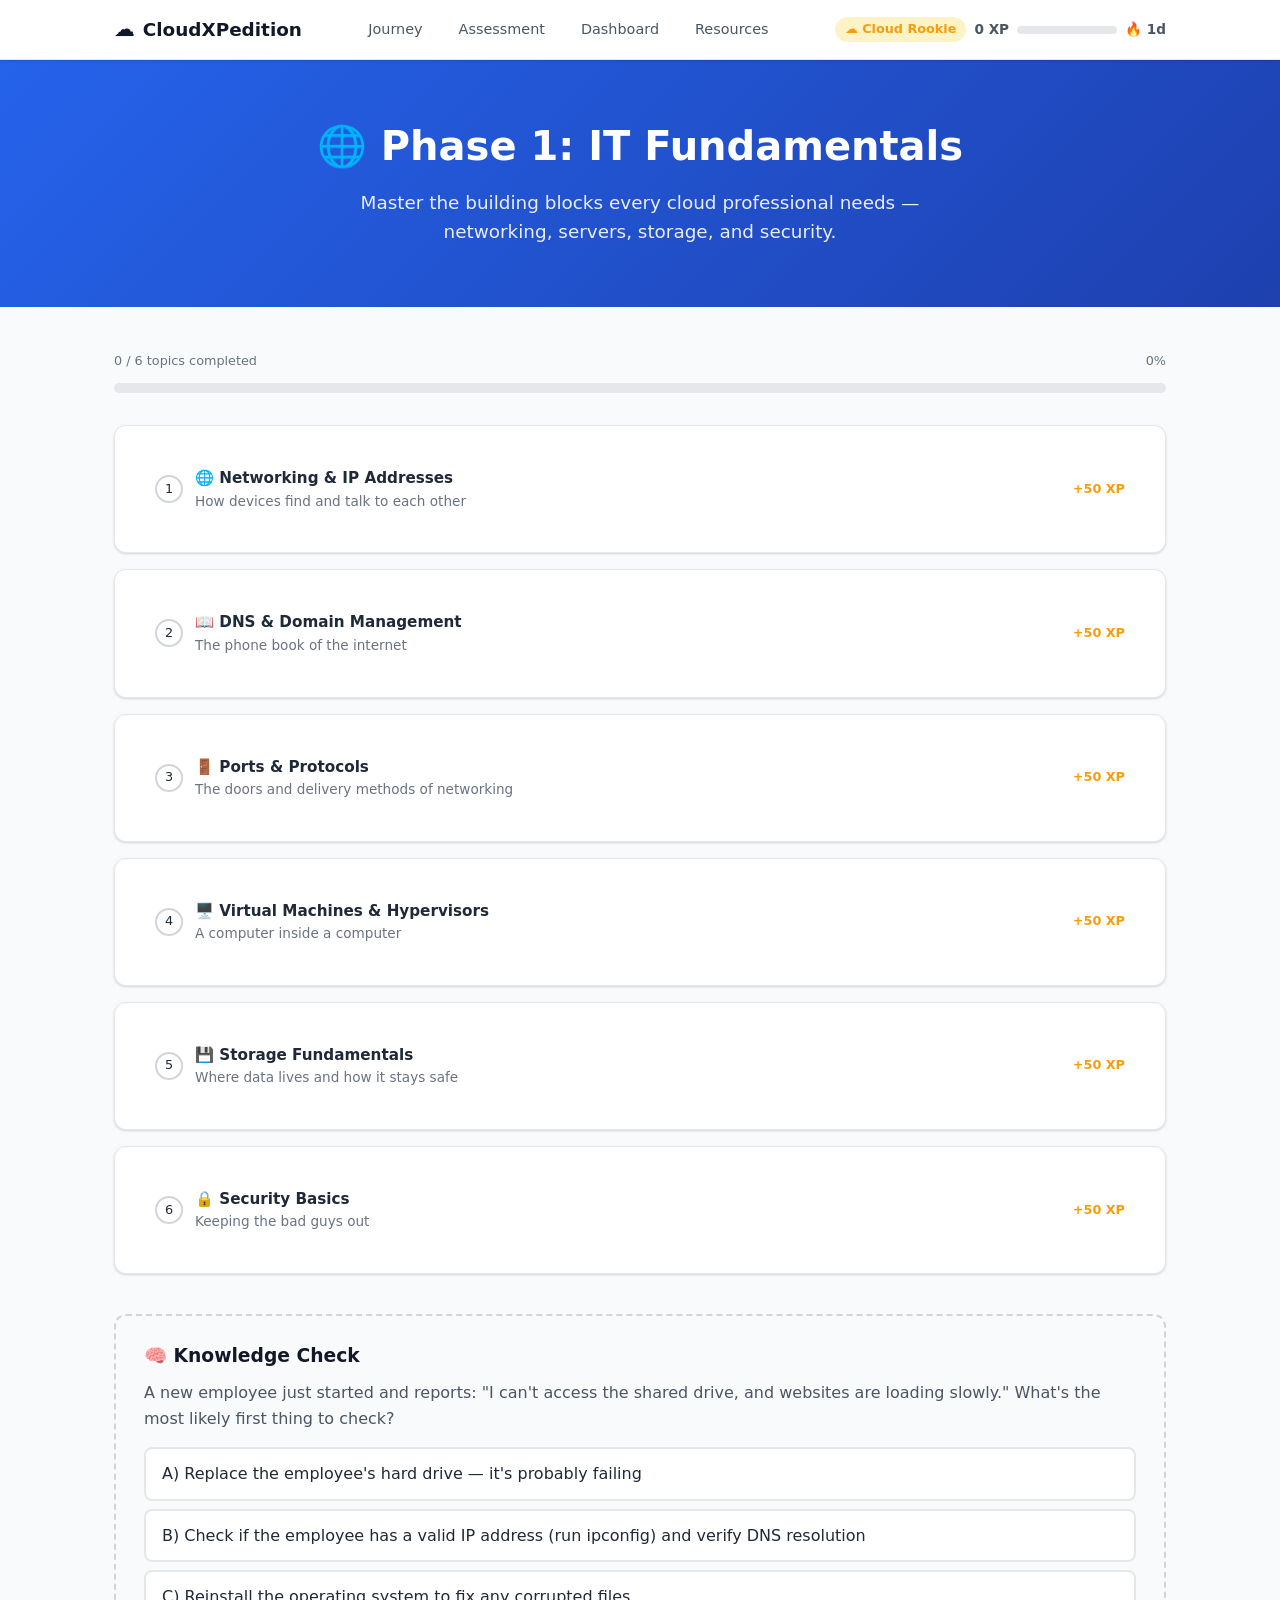
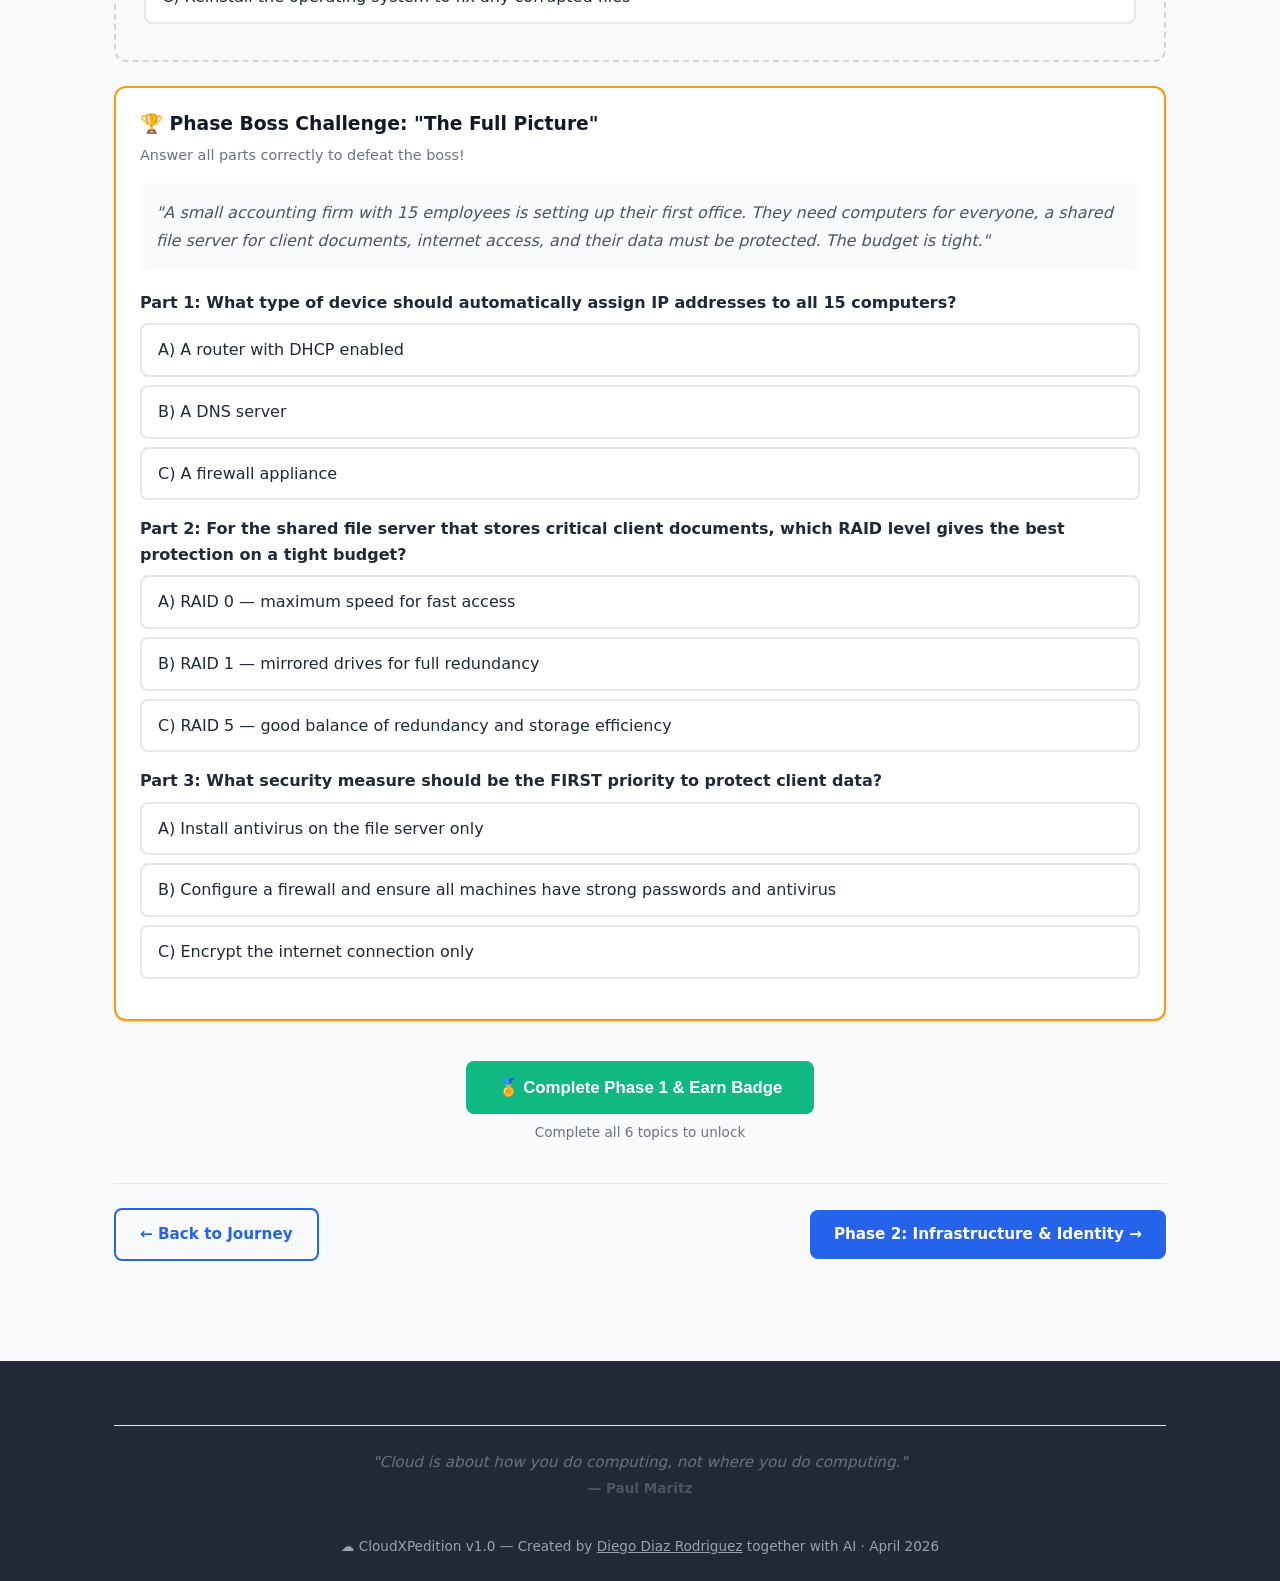
<file: phase1.html>
<!DOCTYPE html>
<html lang="en">
<head>
  <meta charset="UTF-8">
  <meta name="viewport" content="width=device-width, initial-scale=1.0">
  <title>Phase 1: IT Fundamentals — Cloud Pre-Sales Learning Path</title>
  <link rel="stylesheet" href="css/styles.css">
</head>
<body>

<!-- Navbar -->
<nav class="navbar">
  <div class="container">
    <a href="index.html" class="navbar-brand"><span>☁️</span> CloudXPedition</a>
    <div class="nav-links">
      <a href="index.html">Journey</a>
      <a href="assessment.html">Assessment</a>
      <a href="dashboard.html">Dashboard</a>
      <a href="resources.html">Resources</a>
    </div>
    <div class="header-xp">
      <span id="header-level" class="header-level">☁️ Cloud Rookie</span>
      <span id="header-xp-text">0 XP</span>
      <div class="header-xp-bar" role="progressbar" aria-valuenow="0" aria-valuemin="0" aria-valuemax="100" aria-label="XP progress"><div class="header-xp-fill" id="header-xp-fill" style="width:0%"></div></div>
      <span id="header-streak" class="header-streak"></span>
    </div>
  </div>
</nav>

<!-- Hero -->
<section class="hero">
  <div class="container">
    <h1>🌐 Phase 1: IT Fundamentals</h1>
    <p>Master the building blocks every cloud professional needs — networking, servers, storage, and security.</p>
  </div>
</section>

<!-- Progress -->
<section class="section">
  <div class="container">
    <div class="progress-label">
      <span id="progress-text">0 / 6 topics completed</span>
      <span id="progress-pct">0%</span>
    </div>
    <div class="progress-bar" role="progressbar" aria-valuenow="0" aria-valuemin="0" aria-valuemax="100" aria-label="Phase 1 completion progress">
      <div class="progress-fill" id="progress-fill" style="width:0%"></div>
    </div>

    <!-- Topic List -->
    <div style="margin-top:32px;">

      <!-- Topic 1: Networking Basics -->
      <div class="card" style="margin-bottom:16px;" id="topic-networking-basics">
        <div class="topic-item" onclick="toggleTopic('networking-basics')" style="cursor:pointer;border-bottom:none;">
          <div class="topic-status" id="status-networking-basics">1</div>
          <div class="topic-info">
            <div class="topic-name">🌐 Networking & IP Addresses</div>
            <div class="topic-desc">How devices find and talk to each other</div>
          </div>
          <div class="topic-xp">+50 XP</div>
        </div>
        <div class="topic-content" id="content-networking-basics" style="display:none;padding:0 16px 16px;">
          <div class="analogy" style="margin-bottom:16px;">
            💡 <strong>Think of it this way:</strong> An IP address is like your home mailing address — every device on a network needs one so data knows exactly where to go. Without it, sending information would be like mailing a letter with no address on the envelope.
          </div>
          <p style="margin-bottom:16px;color:var(--gray-600);line-height:1.7;">
            Just like every house has a unique address for mail delivery, every device connected to a network gets an <strong>IP address</strong>. 
            <strong>DNS</strong> is the phone book of the internet — you type "google.com" and DNS translates it to the actual numeric address computers understand. 
            <strong>DHCP</strong> is like a receptionist assigning desks to new employees — it automatically hands out IP addresses so you don't have to configure each one manually.
            <strong>Subnets</strong> are departments in a building — they divide a large network into smaller, organized sections.
          </p>
          <div class="learning-card">
            <div class="learning-card-header">
              <span class="learning-card-badge">Resources</span>
              <h3>Networking & IP Addresses</h3>
            </div>
            <div class="resource-links">
              <a class="resource-link" href="https://www.youtube.com/results?search_query=Networking+Basics+NetworkChuck" target="_blank">
                <span class="emoji">🎬</span> Video: "Networking Basics" by NetworkChuck
              </a>
              <a class="resource-link" href="https://learn.microsoft.com/en-us/training/modules/network-fundamentals/" target="_blank">
                <span class="emoji">📄</span> Article: Microsoft Learn — Networking fundamentals
              </a>
              <div class="resource-link" style="cursor:pointer;" onclick="this.querySelector('.lab-steps').style.display=this.querySelector('.lab-steps').style.display==='none'?'block':'none'">
                <span class="emoji">🧪</span> Lab: Open command prompt, run <code>ipconfig</code> and <code>nslookup</code> on 3 websites
                <div class="lab-steps" style="display:none;margin-top:10px;padding:12px;background:#f0f7ff;border-radius:8px;font-size:0.85rem;line-height:1.8;cursor:default;" onclick="event.stopPropagation()">
                  <strong>Step-by-step:</strong><br>
                  1️⃣ Press <kbd>Win + R</kbd> on your keyboard, type <code>cmd</code>, and press Enter — this opens Command Prompt<br>
                  2️⃣ Type <code>ipconfig</code> and press Enter — you'll see your computer's IP address, subnet mask, and default gateway<br>
                  3️⃣ Type <code>nslookup google.com</code> and press Enter — this shows the IP address behind the domain<br>
                  4️⃣ Try <code>nslookup microsoft.com</code> and <code>nslookup github.com</code> — notice each domain resolves to different IPs<br>
                  5️⃣ Try <code>ping google.com</code> — this tests if you can reach the server and shows response time<br>
                  <strong>🎯 What you learned:</strong> Your computer has a local IP (ipconfig), and DNS translates domain names into IP addresses (nslookup).
                </div>
              </div>
            </div>
          </div>
          <button class="btn btn-primary" style="margin-top:16px;" onclick="markComplete(1,'networking-basics',this)" id="btn-networking-basics">
            ✅ Mark as Complete
          </button>
        </div>
      </div>

      <!-- Topic 2: DNS & Domains -->
      <div class="card" style="margin-bottom:16px;" id="topic-dns-domains">
        <div class="topic-item" onclick="toggleTopic('dns-domains')" style="cursor:pointer;border-bottom:none;">
          <div class="topic-status" id="status-dns-domains">2</div>
          <div class="topic-info">
            <div class="topic-name">📖 DNS & Domain Management</div>
            <div class="topic-desc">The phone book of the internet</div>
          </div>
          <div class="topic-xp">+50 XP</div>
        </div>
        <div class="topic-content" id="content-dns-domains" style="display:none;padding:0 16px 16px;">
          <div class="analogy" style="margin-bottom:16px;">
            💡 <strong>Think of it this way:</strong> DNS is the phone book of the internet — you remember "google.com" but computers need the actual numeric address (like 142.250.80.46). DNS does the translation for you, instantly.
          </div>
          <p style="margin-bottom:16px;color:var(--gray-600);line-height:1.7;">
            When you type a website name, your computer asks a DNS server "what's the address for this name?" — just like looking up a number in a phone book.
            <strong>A Records</strong> point a domain to an IP address. <strong>CNAME Records</strong> are aliases — like a nickname that points to another name.
            <strong>MX Records</strong> tell the internet where to deliver email for your domain. Domain registration is like reserving your business name — you pick a name and register it so nobody else can use it.
          </p>
          <div class="learning-card">
            <div class="learning-card-header">
              <span class="learning-card-badge">Resources</span>
              <h3>DNS & Domain Management</h3>
            </div>
            <div class="resource-links">
              <a class="resource-link" href="https://www.youtube.com/results?search_query=DNS+Explained+NetworkChuck" target="_blank">
                <span class="emoji">🎬</span> Video: "DNS Explained" by NetworkChuck
              </a>
              <a class="resource-link" href="https://www.cloudflare.com/learning/dns/what-is-dns/" target="_blank">
                <span class="emoji">📄</span> Article: Cloudflare — What is DNS?
              </a>
              <div class="resource-link" style="cursor:pointer;" onclick="this.querySelector('.lab-steps').style.display=this.querySelector('.lab-steps').style.display==='none'?'block':'none'">
                <span class="emoji">🧪</span> Lab: Use <code>nslookup</code> to find DNS records for 3 different websites
                <div class="lab-steps" style="display:none;margin-top:10px;padding:12px;background:#f0f7ff;border-radius:8px;font-size:0.85rem;line-height:1.8;cursor:default;" onclick="event.stopPropagation()">
                  <strong>Step-by-step:</strong><br>
                  1️⃣ Open Command Prompt: press <kbd>Win + R</kbd>, type <code>cmd</code>, press Enter<br>
                  2️⃣ Type <code>nslookup -type=A google.com</code> — the "A" record maps a domain to an IPv4 address<br>
                  3️⃣ Type <code>nslookup -type=MX google.com</code> — "MX" records show which mail servers handle email for the domain<br>
                  4️⃣ Type <code>nslookup -type=NS microsoft.com</code> — "NS" records show the authoritative name servers<br>
                  5️⃣ Try the same commands with <code>github.com</code> and your favorite website<br>
                  <strong>🎯 What you learned:</strong> DNS has different record types (A, MX, NS, CNAME) — each serves a different purpose in routing traffic.
                </div>
              </div>
            </div>
          </div>
          <button class="btn btn-primary" style="margin-top:16px;" onclick="markComplete(1,'dns-domains',this)" id="btn-dns-domains">
            ✅ Mark as Complete
          </button>
        </div>
      </div>

      <!-- Topic 3: Ports & Protocols -->
      <div class="card" style="margin-bottom:16px;" id="topic-ports-protocols">
        <div class="topic-item" onclick="toggleTopic('ports-protocols')" style="cursor:pointer;border-bottom:none;">
          <div class="topic-status" id="status-ports-protocols">3</div>
          <div class="topic-info">
            <div class="topic-name">🚪 Ports & Protocols</div>
            <div class="topic-desc">The doors and delivery methods of networking</div>
          </div>
          <div class="topic-xp">+50 XP</div>
        </div>
        <div class="topic-content" id="content-ports-protocols" style="display:none;padding:0 16px 16px;">
          <div class="analogy" style="margin-bottom:16px;">
            💡 <strong>Think of it this way:</strong> Ports are like doors in a building — port 80 is the main entrance (web traffic), port 443 is the secure entrance (HTTPS), and port 22 is the staff-only door (SSH). Each door leads to a different service.
          </div>
          <p style="margin-bottom:16px;color:var(--gray-600);line-height:1.7;">
            Every network service listens on a specific port number. When your browser connects to a website, it knocks on port 443 (HTTPS).
            <strong>TCP vs UDP:</strong> TCP is like certified mail — the sender gets confirmation the package arrived, and it's resent if lost. UDP is like shouting across the room — fast, but no guarantee anyone heard you. TCP is used for web pages and email; UDP for video streaming and gaming where speed beats reliability.
          </p>
          <div class="learning-card">
            <div class="learning-card-header">
              <span class="learning-card-badge">Resources</span>
              <h3>Ports & Protocols</h3>
            </div>
            <div class="resource-links">
              <a class="resource-link" href="https://www.youtube.com/results?search_query=TCP+vs+UDP+NetworkChuck" target="_blank">
                <span class="emoji">🎬</span> Video: "TCP vs UDP" by NetworkChuck
              </a>
              <a class="resource-link" href="https://www.comptia.org/content/guides/what-is-a-port" target="_blank">
                <span class="emoji">📄</span> Article: CompTIA — Ports and Protocols
              </a>
              <div class="resource-link" style="cursor:pointer;" onclick="this.querySelector('.lab-steps').style.display=this.querySelector('.lab-steps').style.display==='none'?'block':'none'">
                <span class="emoji">🧪</span> Lab: Check which ports are open on your computer with <code>netstat</code>
                <div class="lab-steps" style="display:none;margin-top:10px;padding:12px;background:#f0f7ff;border-radius:8px;font-size:0.85rem;line-height:1.8;cursor:default;" onclick="event.stopPropagation()">
                  <strong>Step-by-step:</strong><br>
                  1️⃣ Open Command Prompt: press <kbd>Win + R</kbd>, type <code>cmd</code>, press Enter<br>
                  2️⃣ Type <code>netstat -an</code> and press Enter — this shows all active network connections and listening ports<br>
                  3️⃣ Look for <code>LISTENING</code> entries — these are ports your computer has open and waiting for connections<br>
                  4️⃣ Common ports you might see: <strong>443</strong> (HTTPS), <strong>80</strong> (HTTP), <strong>135</strong> (Windows RPC), <strong>445</strong> (File sharing)<br>
                  5️⃣ Try <code>netstat -an | find "443"</code> — this filters to show only HTTPS connections<br>
                  <strong>🎯 What you learned:</strong> Your computer constantly communicates through numbered ports. Each port is like a door for a specific service.
                </div>
              </div>
            </div>
          </div>
          <button class="btn btn-primary" style="margin-top:16px;" onclick="markComplete(1,'ports-protocols',this)" id="btn-ports-protocols">
            ✅ Mark as Complete
          </button>
        </div>
      </div>

      <!-- Topic 4: Virtual Machines -->
      <div class="card" style="margin-bottom:16px;" id="topic-virtual-machines">
        <div class="topic-item" onclick="toggleTopic('virtual-machines')" style="cursor:pointer;border-bottom:none;">
          <div class="topic-status" id="status-virtual-machines">4</div>
          <div class="topic-info">
            <div class="topic-name">🖥️ Virtual Machines & Hypervisors</div>
            <div class="topic-desc">A computer inside a computer</div>
          </div>
          <div class="topic-xp">+50 XP</div>
        </div>
        <div class="topic-content" id="content-virtual-machines" style="display:none;padding:0 16px 16px;">
          <div class="analogy" style="margin-bottom:16px;">
            💡 <strong>Think of it this way:</strong> A virtual machine is a computer inside a computer. Imagine an apartment building manager who divides one big building into separate apartments — each tenant thinks they have their own place, but they're all sharing one physical structure. That manager is the <strong>hypervisor</strong>.
          </div>
          <p style="margin-bottom:16px;color:var(--gray-600);line-height:1.7;">
            A <strong>VM</strong> lets you run an entire operating system as if it were an app on your computer. 
            <strong>Type 1 hypervisors</strong> (like Hyper-V, ESXi) run directly on hardware — they ARE the building manager. 
            <strong>Type 2 hypervisors</strong> (like VirtualBox) run on top of an existing OS — like a sub-letter managing rooms within an apartment.
            <strong>Snapshots</strong> are like save points in a video game — you can roll back to exactly how things were. VMs are foundational to cloud computing because they allow one physical server to host many virtual ones.
          </p>
          <div class="learning-card">
            <div class="learning-card-header">
              <span class="learning-card-badge">Resources</span>
              <h3>Virtual Machines & Hypervisors</h3>
            </div>
            <div class="resource-links">
              <a class="resource-link" href="https://www.youtube.com/results?search_query=Virtual+Machines+Explained+NetworkChuck" target="_blank">
                <span class="emoji">🎬</span> Video: "Virtual Machines Explained" by NetworkChuck
              </a>
              <a class="resource-link" href="https://learn.microsoft.com/en-us/training/modules/intro-to-azure-virtual-machines/" target="_blank">
                <span class="emoji">📄</span> Article: Microsoft Learn — Introduction to Virtual Machines
              </a>
              <div class="resource-link" style="cursor:pointer;" onclick="this.querySelector('.lab-steps').style.display=this.querySelector('.lab-steps').style.display==='none'?'block':'none'">
                <span class="emoji">🧪</span> Lab: Download VirtualBox and create your first VM with Ubuntu
                <div class="lab-steps" style="display:none;margin-top:10px;padding:12px;background:#f0f7ff;border-radius:8px;font-size:0.85rem;line-height:1.8;cursor:default;" onclick="event.stopPropagation()">
                  <strong>Step-by-step:</strong><br>
                  1️⃣ Go to <a href="https://www.virtualbox.org/wiki/Downloads" target="_blank" style="color:var(--primary)">virtualbox.org/wiki/Downloads</a> and download VirtualBox for your OS — install it like any normal program<br>
                  2️⃣ Go to <a href="https://ubuntu.com/download/desktop" target="_blank" style="color:var(--primary)">ubuntu.com/download/desktop</a> and download the Ubuntu ISO file (it's free, ~5 GB)<br>
                  3️⃣ Open VirtualBox → click <strong>"New"</strong> → name it "Ubuntu Test" → select Type: Linux, Version: Ubuntu (64-bit)<br>
                  4️⃣ Set memory to <strong>4096 MB</strong> (4 GB) and create a virtual hard disk of <strong>25 GB</strong><br>
                  5️⃣ Click <strong>Settings → Storage</strong> → click the empty disk icon → choose the Ubuntu ISO you downloaded<br>
                  6️⃣ Click <strong>"Start"</strong> — Ubuntu will boot inside a window! Follow the on-screen installer<br>
                  <strong>🎯 What you learned:</strong> A VM is a computer inside your computer. You can create, destroy, and snapshot them — this is how cloud providers work at massive scale.
                </div>
              </div>
            </div>
          </div>
          <button class="btn btn-primary" style="margin-top:16px;" onclick="markComplete(1,'virtual-machines',this)" id="btn-virtual-machines">
            ✅ Mark as Complete
          </button>
        </div>
      </div>

      <!-- Topic 5: Storage Basics -->
      <div class="card" style="margin-bottom:16px;" id="topic-storage-basics">
        <div class="topic-item" onclick="toggleTopic('storage-basics')" style="cursor:pointer;border-bottom:none;">
          <div class="topic-status" id="status-storage-basics">5</div>
          <div class="topic-info">
            <div class="topic-name">💾 Storage Fundamentals</div>
            <div class="topic-desc">Where data lives and how it stays safe</div>
          </div>
          <div class="topic-xp">+50 XP</div>
        </div>
        <div class="topic-content" id="content-storage-basics" style="display:none;padding:0 16px 16px;">
          <div class="analogy" style="margin-bottom:16px;">
            💡 <strong>Think of it this way:</strong> Imagine photocopying important documents and keeping the copies in a separate drawer. That's essentially what RAID 1 does — it keeps an exact copy of your data on a second drive, so if one fails, you still have everything.
          </div>
          <p style="margin-bottom:16px;color:var(--gray-600);line-height:1.7;">
            <strong>Local storage</strong> is the filing cabinet at your desk — fast access, but limited space.
            <strong>Network storage (NAS)</strong> is a shared filing room everyone in the office can access.
            <strong>SAN</strong> is a dedicated high-speed vault for critical business data.
            <strong>Cloud storage</strong> is like renting a warehouse — virtually unlimited, pay for what you use.
            <strong>RAID levels</strong> combine multiple drives for speed, redundancy, or both. RAID 0 stripes data for speed (no safety net), RAID 1 mirrors it (safety first), and RAID 5 balances both.
          </p>
          <div class="learning-card">
            <div class="learning-card-header">
              <span class="learning-card-badge">Resources</span>
              <h3>Storage Fundamentals</h3>
            </div>
            <div class="resource-links">
              <a class="resource-link" href="https://www.youtube.com/results?search_query=Storage+Explained+PowerCert" target="_blank">
                <span class="emoji">🎬</span> Video: "Storage Explained" by PowerCert
              </a>
              <a class="resource-link" href="https://www.comptia.org/content/guides/storage-technologies" target="_blank">
                <span class="emoji">📄</span> Article: CompTIA — Storage Technologies
              </a>
              <div class="resource-link" style="cursor:pointer;" onclick="this.querySelector('.lab-steps').style.display=this.querySelector('.lab-steps').style.display==='none'?'block':'none'">
                <span class="emoji">🧪</span> Lab: Explore your disk management tool, understand partitions and volumes
                <div class="lab-steps" style="display:none;margin-top:10px;padding:12px;background:#f0f7ff;border-radius:8px;font-size:0.85rem;line-height:1.8;cursor:default;" onclick="event.stopPropagation()">
                  <strong>Step-by-step:</strong><br>
                  1️⃣ Right-click the <strong>Start button</strong> (Windows icon, bottom-left) → select <strong>"Disk Management"</strong><br>
                  2️⃣ You'll see a visual map of your drives — each colored block is a <strong>partition</strong> (a logical section of a disk)<br>
                  3️⃣ Look for your <strong>C: drive</strong> — this is your main partition where Windows lives<br>
                  4️⃣ Notice the small partitions labeled "System Reserved" or "Recovery" — Windows uses these for boot and recovery<br>
                  5️⃣ Right-click your C: drive → click <strong>"Properties"</strong> to see used vs free space and file system type (usually NTFS)<br>
                  <strong>🎯 What you learned:</strong> Physical disks are divided into partitions, each formatted with a file system. This same concept applies to cloud storage volumes.
                </div>
              </div>
            </div>
          </div>
          <button class="btn btn-primary" style="margin-top:16px;" onclick="markComplete(1,'storage-basics',this)" id="btn-storage-basics">
            ✅ Mark as Complete
          </button>
        </div>
      </div>

      <!-- Topic 6: Security Basics -->
      <div class="card" style="margin-bottom:16px;" id="topic-security-fundamentals">
        <div class="topic-item" onclick="toggleTopic('security-fundamentals')" style="cursor:pointer;border-bottom:none;">
          <div class="topic-status" id="status-security-fundamentals">6</div>
          <div class="topic-info">
            <div class="topic-name">🔒 Security Basics</div>
            <div class="topic-desc">Keeping the bad guys out</div>
          </div>
          <div class="topic-xp">+50 XP</div>
        </div>
        <div class="topic-content" id="content-security-fundamentals" style="display:none;padding:0 16px 16px;">
          <div class="analogy" style="margin-bottom:16px;">
            💡 <strong>Think of it this way:</strong> A firewall is the security guard at a building entrance — it checks who's allowed in and who isn't. Some visitors are on the guest list (allowed traffic), some aren't (blocked traffic), and some need extra verification.
          </div>
          <p style="margin-bottom:16px;color:var(--gray-600);line-height:1.7;">
            <strong>Firewalls</strong> filter network traffic based on rules — like a bouncer deciding who gets into the club.
            <strong>Encryption</strong> is a secret code that only the intended recipient can decode — even if someone intercepts your message, it's gibberish without the key.
            <strong>Authentication</strong> (AuthN) proves WHO you are — "Show me your ID." <strong>Authorization</strong> (AuthZ) determines WHAT you can do — "You have VIP access to the lounge, but not backstage."
            <strong>Malware</strong> comes in flavors: viruses (attach to files), worms (spread on their own), ransomware (locks your data for ransom), trojans (disguise as legitimate software).
          </p>
          <div class="learning-card">
            <div class="learning-card-header">
              <span class="learning-card-badge">Resources</span>
              <h3>Security Basics</h3>
            </div>
            <div class="resource-links">
              <a class="resource-link" href="https://www.youtube.com/results?search_query=Cybersecurity+in+12+Minutes+NetworkChuck" target="_blank">
                <span class="emoji">🎬</span> Video: "Cybersecurity in 12 Minutes" by NetworkChuck
              </a>
              <a class="resource-link" href="https://learn.microsoft.com/en-us/training/modules/describe-basic-security-capabilities/" target="_blank">
                <span class="emoji">📄</span> Article: Microsoft Learn — Security fundamentals
              </a>
              <div class="resource-link" style="cursor:pointer;" onclick="this.querySelector('.lab-steps').style.display=this.querySelector('.lab-steps').style.display==='none'?'block':'none'">
                <span class="emoji">🧪</span> Lab: Check your Windows Firewall settings and understand inbound/outbound rules
                <div class="lab-steps" style="display:none;margin-top:10px;padding:12px;background:#f0f7ff;border-radius:8px;font-size:0.85rem;line-height:1.8;cursor:default;" onclick="event.stopPropagation()">
                  <strong>Step-by-step:</strong><br>
                  1️⃣ Press <kbd>Win + R</kbd>, type <code>wf.msc</code>, press Enter — this opens Windows Defender Firewall with Advanced Security<br>
                  2️⃣ Click <strong>"Inbound Rules"</strong> on the left — these control what traffic is allowed <em>into</em> your computer<br>
                  3️⃣ Notice the green checkmarks (✅ allowed) and red circles (🚫 blocked) — each rule has a name, port, and protocol<br>
                  4️⃣ Click <strong>"Outbound Rules"</strong> — these control what your computer can send <em>out</em> to the internet<br>
                  5️⃣ Find a rule for a program you recognize (like a browser or game) and double-click it — explore the Protocols, Ports, and Scope tabs<br>
                  <strong>🎯 What you learned:</strong> Firewalls use rules to allow or block traffic by port, protocol, and program. This same concept applies to cloud network security groups (NSGs).
                </div>
              </div>
            </div>
          </div>
          <button class="btn btn-primary" style="margin-top:16px;" onclick="markComplete(1,'security-fundamentals',this)" id="btn-security-fundamentals">
            ✅ Mark as Complete
          </button>
        </div>
      </div>

    </div><!-- end topic list -->

    <!-- Knowledge Check -->
    <div class="check-container" style="margin-top:40px;">
      <h3>🧠 Knowledge Check</h3>
      <p style="color:var(--gray-600);margin-bottom:16px;">A new employee just started and reports: "I can't access the shared drive, and websites are loading slowly." What's the most likely first thing to check?</p>
      <div class="check-option" onclick="checkAnswer(this, false)">A) Replace the employee's hard drive — it's probably failing</div>
      <div class="check-option" onclick="checkAnswer(this, true)">B) Check if the employee has a valid IP address (run ipconfig) and verify DNS resolution</div>
      <div class="check-option" onclick="checkAnswer(this, false)">C) Reinstall the operating system to fix any corrupted files</div>
      <div class="check-feedback success" id="check-feedback-correct">✅ Correct! Network connectivity issues are the most common cause. Running <code>ipconfig</code> to verify the IP address and <code>nslookup</code> to test DNS resolution are always the first troubleshooting steps.</div>
      <div class="check-feedback error" id="check-feedback-wrong">❌ Not quite. When someone can't access network resources AND websites are slow, it's almost always a network/DNS issue. Start with <code>ipconfig</code> and <code>nslookup</code> before anything drastic.</div>
    </div>

    <!-- Boss Challenge -->
    <div class="card" style="margin-top:24px;border:2px solid var(--accent);">
      <h3 style="margin-bottom:8px;">🏆 Phase Boss Challenge: "The Full Picture"</h3>
      <p style="color:var(--gray-500);margin-bottom:16px;font-size:0.9rem;">Answer all parts correctly to defeat the boss!</p>

      <div style="background:var(--gray-50);padding:16px;border-radius:var(--radius-sm);margin-bottom:20px;font-style:italic;color:var(--gray-600);line-height:1.7;">
        "A small accounting firm with 15 employees is setting up their first office. They need computers for everyone, a shared file server for client documents, internet access, and their data must be protected. The budget is tight."
      </div>

      <div style="margin-bottom:16px;">
        <p style="font-weight:600;margin-bottom:8px;">Part 1: What type of device should automatically assign IP addresses to all 15 computers?</p>
        <div class="check-option" onclick="bossCheck(this, 1, true)">A) A router with DHCP enabled</div>
        <div class="check-option" onclick="bossCheck(this, 1, false)">B) A DNS server</div>
        <div class="check-option" onclick="bossCheck(this, 1, false)">C) A firewall appliance</div>
      </div>

      <div style="margin-bottom:16px;">
        <p style="font-weight:600;margin-bottom:8px;">Part 2: For the shared file server that stores critical client documents, which RAID level gives the best protection on a tight budget?</p>
        <div class="check-option" onclick="bossCheck(this, 2, false)">A) RAID 0 — maximum speed for fast access</div>
        <div class="check-option" onclick="bossCheck(this, 2, false)">B) RAID 1 — mirrored drives for full redundancy</div>
        <div class="check-option" onclick="bossCheck(this, 2, true)">C) RAID 5 — good balance of redundancy and storage efficiency</div>
      </div>

      <div style="margin-bottom:16px;">
        <p style="font-weight:600;margin-bottom:8px;">Part 3: What security measure should be the FIRST priority to protect client data?</p>
        <div class="check-option" onclick="bossCheck(this, 3, false)">A) Install antivirus on the file server only</div>
        <div class="check-option" onclick="bossCheck(this, 3, true)">B) Configure a firewall and ensure all machines have strong passwords and antivirus</div>
        <div class="check-option" onclick="bossCheck(this, 3, false)">C) Encrypt the internet connection only</div>
      </div>

      <div class="check-feedback success" id="boss-feedback-correct" style="display:none;">
        🎉 <strong>Boss Defeated!</strong> You combined networking (DHCP), storage (RAID 5), and security (layered defense) knowledge perfectly. You're thinking like a real IT professional!
      </div>
      <div class="check-feedback error" id="boss-feedback-wrong" style="display:none;"></div>
      <div id="boss-retry" style="display:none;text-align:center;margin-top:12px;">
        <p style="color:var(--gray-600);font-size:0.9rem;margin-bottom:8px;">💡 Review the topics above to strengthen your understanding, then try again.</p>
        <button class="btn btn-outline" onclick="retryBoss()">🔄 Retry Boss Challenge</button>
      </div>
    </div>

    <!-- Complete Phase -->
    <div style="text-align:center;margin-top:40px;">
      <button class="btn btn-success btn-lg" id="complete-phase-btn" onclick="completePhase()" disabled>
        🏅 Complete Phase 1 & Earn Badge
      </button>
      <p style="color:var(--gray-500);font-size:0.85rem;margin-top:8px;" id="complete-phase-hint">Complete all 6 topics to unlock</p>
    </div>

    <!-- Navigation -->
    <div style="display:flex;justify-content:space-between;align-items:center;margin-top:40px;padding-top:24px;border-top:1px solid var(--gray-200);">
      <a href="index.html" class="btn btn-outline">← Back to Journey</a>
      <a href="phase2.html" class="btn btn-primary">Phase 2: Infrastructure & Identity →</a>
    </div>

  </div>
</section>

<!-- Footer -->
<footer class="footer">
  <div class="container">
    <p id="motivational-quote" class="motivational-quote"></p>
    <p style="margin-top:12px;">☁️ CloudXPedition v1.0 — Created by <a href="https://github.com/Diaz506" style="color:inherit;text-decoration:underline;">Diego Diaz Rodriguez</a> together with AI · April 2026</p>
  </div>
</footer>

<script src="js/game-engine.js"></script>
<script>
  const PHASE = 1;
  const TOPICS = ['networking-basics','dns-domains','ports-protocols','virtual-machines','storage-basics','security-fundamentals'];

  // Toggle topic expand/collapse
  function toggleTopic(id) {
    const el = document.getElementById('content-' + id);
    el.style.display = el.style.display === 'none' ? 'block' : 'none';
  }

  // Mark topic complete
  function markComplete(phase, topicId, btn) {
    GameEngine.completeTopic(phase, topicId);
    btn.disabled = true;
    btn.textContent = '✅ Completed!';
    btn.classList.remove('btn-primary');
    btn.classList.add('btn-success');
    updateUI();
  }

  // Knowledge check
  function checkAnswer(el, correct) {
    if (el.classList.contains('correct') || el.classList.contains('incorrect')) return;
    el.classList.add(correct ? 'correct' : 'incorrect');
    document.getElementById(correct ? 'check-feedback-correct' : 'check-feedback-wrong').classList.add('show');
    if (correct) GameEngine.completeCheck('phase1-knowledge');
  }

  // Boss challenge tracking
  const bossAnswers = {};
  const BOSS_EXPLANATIONS = {
    1: '💡 <strong>The correct answer is A) A router with DHCP enabled.</strong> DHCP (Dynamic Host Configuration Protocol) automatically assigns IP addresses to devices on a network. A DNS server resolves domain names to IPs, and a firewall filters traffic — neither assigns IPs.',
    2: '💡 <strong>The correct answer is C) RAID 5.</strong> RAID 5 stripes data across drives with parity, so one drive can fail without data loss — and it uses storage more efficiently than RAID 1 (mirroring). RAID 0 offers no redundancy at all.',
    3: '💡 <strong>The correct answer is B) Firewall + strong passwords + antivirus on all machines.</strong> Security requires a layered approach (defense in depth). Protecting only the server or only the connection leaves other attack vectors open.'
  };

  function bossCheck(el, part, correct) {
    if (bossAnswers[part] !== undefined) return;
    bossAnswers[part] = correct;
    el.classList.add(correct ? 'correct' : 'incorrect');
    if (!correct) {
      const fb = document.getElementById('boss-feedback-wrong');
      fb.style.display = 'block';
      fb.innerHTML = '❌ <strong>Part ' + part + ' incorrect.</strong><br>' + BOSS_EXPLANATIONS[part];
      document.getElementById('boss-retry').style.display = 'block';
    }
    // Check if all 3 parts answered correctly
    if (Object.keys(bossAnswers).length === 3 && bossAnswers[1] && bossAnswers[2] && bossAnswers[3]) {
      document.getElementById('boss-feedback-correct').style.display = 'block';
      document.getElementById('boss-retry').style.display = 'none';
      const firstTry = !document.getElementById('boss-feedback-wrong').style.display || document.getElementById('boss-feedback-wrong').style.display === 'none';
      GameEngine.completeBoss(PHASE, firstTry);
    }
  }

  function retryBoss() {
    Object.keys(bossAnswers).forEach(k => delete bossAnswers[k]);
    document.querySelectorAll('.check-option').forEach(opt => {
      // Only reset boss options (inside the boss card)
      if (opt.closest('.card')) {
        opt.classList.remove('correct', 'incorrect');
        opt.style.pointerEvents = '';
      }
    });
    document.getElementById('boss-feedback-wrong').style.display = 'none';
    document.getElementById('boss-feedback-correct').style.display = 'none';
    document.getElementById('boss-retry').style.display = 'none';
  }

  // Complete phase
  function completePhase() {
    GameEngine.completePhase(PHASE);
    GameEngine.showToast('🎉 Phase 1 Complete! You earned the Network Navigator badge!');
    updateUI();
  }

  // Update UI state
  function updateUI() {
    const completed = GameEngine.getPhaseProgress(PHASE);
    const count = completed.length;
    const pct = Math.round((count / TOPICS.length) * 100);

    document.getElementById('progress-text').textContent = count + ' / ' + TOPICS.length + ' topics completed';
    document.getElementById('progress-pct').textContent = pct + '%';
    document.getElementById('progress-fill').style.width = pct + '%';
    document.querySelector('.progress-bar').setAttribute('aria-valuenow', pct);

    TOPICS.forEach(id => {
      const done = GameEngine.isTopicCompleted(id);
      const status = document.getElementById('status-' + id);
      const btn = document.getElementById('btn-' + id);
      if (done) {
        status.classList.add('done');
        status.textContent = '✓';
        if (btn) {
          btn.disabled = true;
          btn.textContent = '✅ Completed!';
          btn.classList.remove('btn-primary');
          btn.classList.add('btn-success');
        }
      }
    });

    const allDone = TOPICS.every(id => GameEngine.isTopicCompleted(id));
    const phaseBtn = document.getElementById('complete-phase-btn');
    const hint = document.getElementById('complete-phase-hint');
    if (GameEngine.isPhaseCompleted(PHASE)) {
      phaseBtn.disabled = true;
      phaseBtn.textContent = '🏅 Phase 1 Complete!';
      hint.textContent = 'You earned the Network Navigator badge!';
    } else if (allDone) {
      phaseBtn.disabled = false;
      hint.textContent = 'All topics done — claim your badge!';
    }

    if (typeof GameEngine.updateHeaderUI === 'function') GameEngine.updateHeaderUI();
  }

  // Init
  updateUI();
</script>
</body>
</html>
</file>
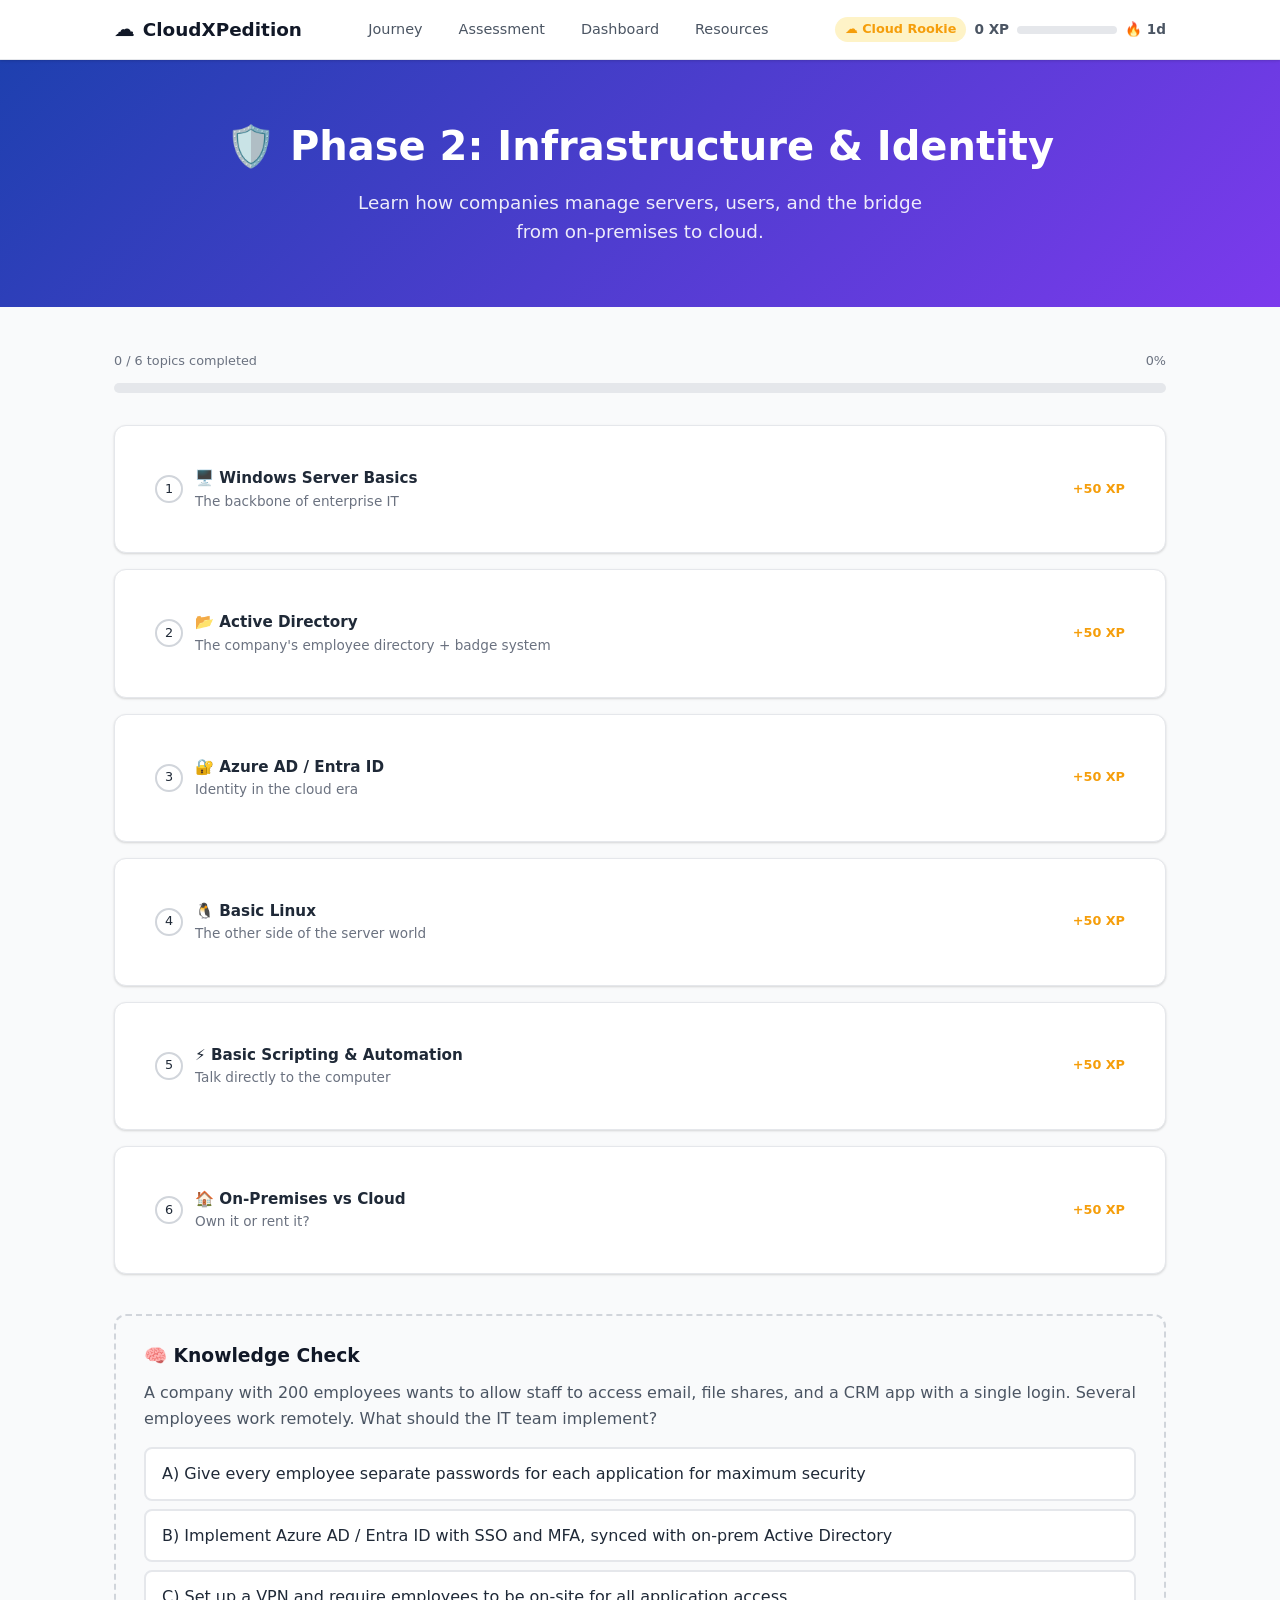
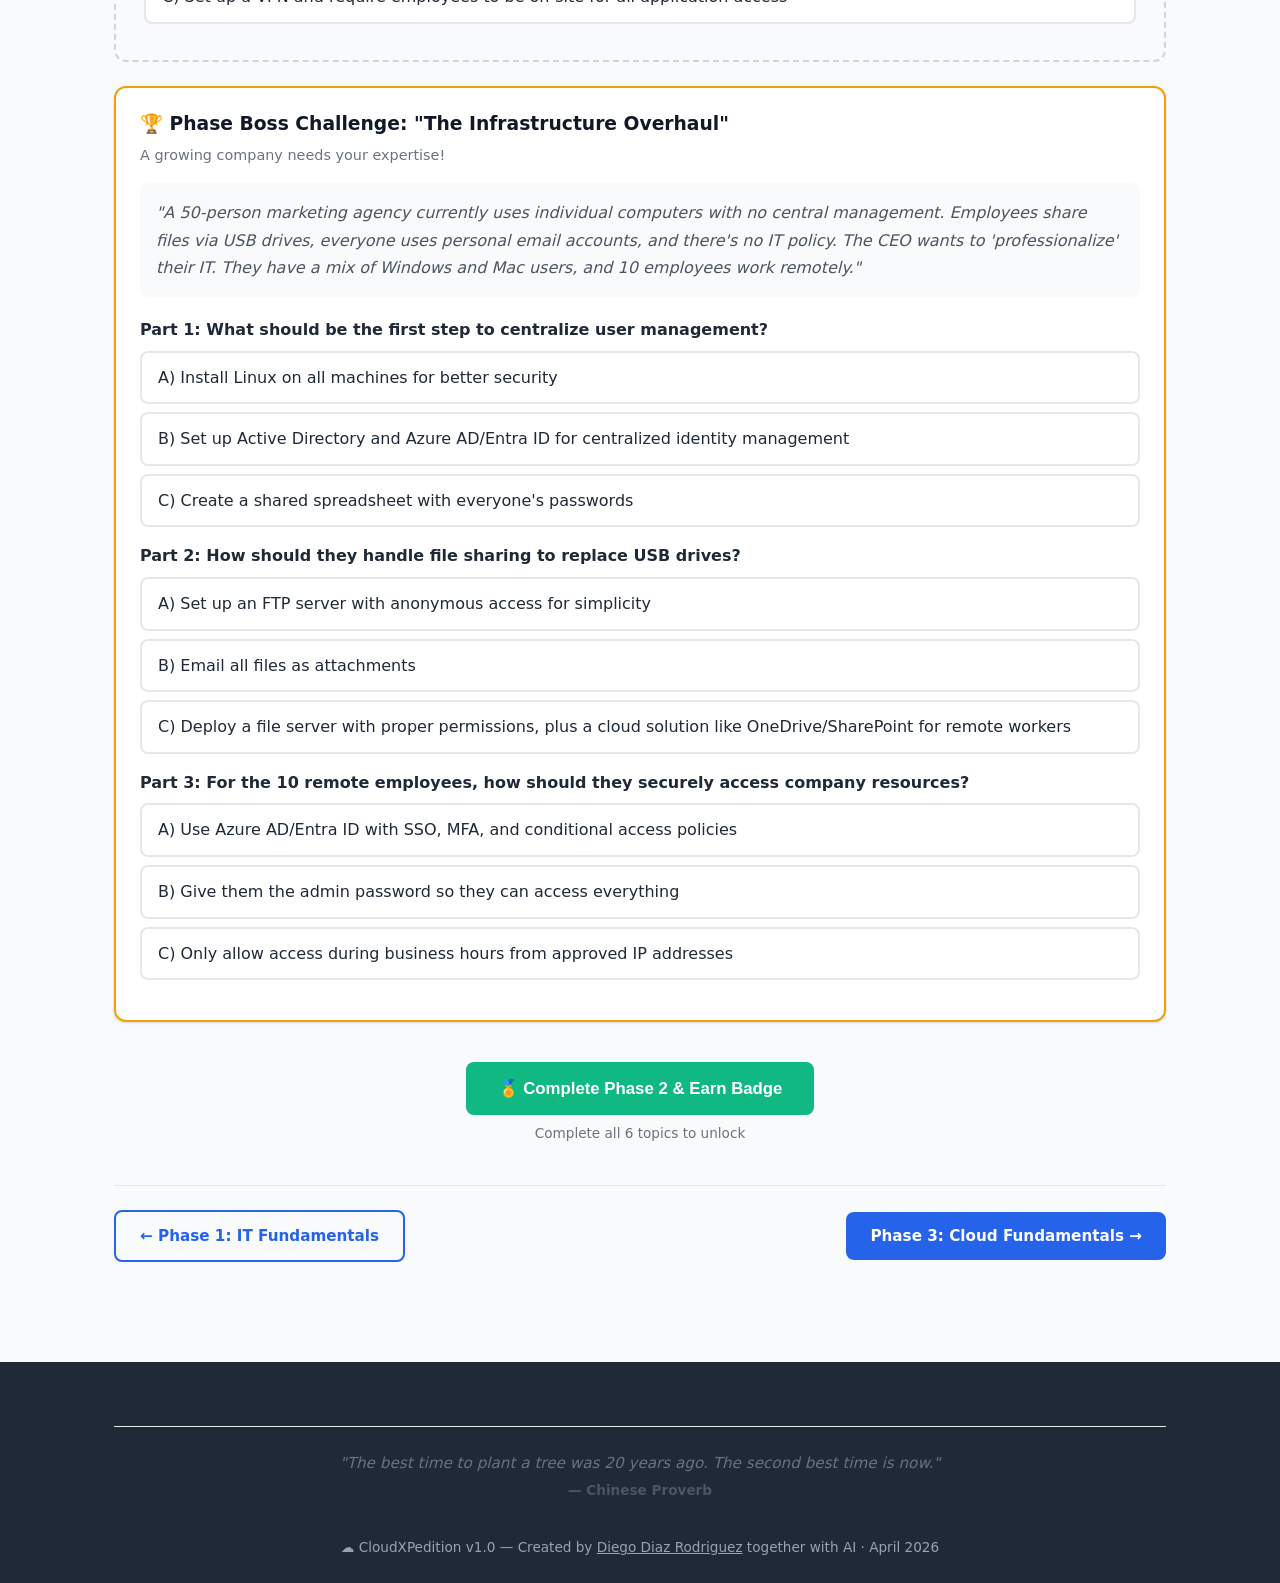
<file: phase2.html>
<!DOCTYPE html>
<html lang="en">
<head>
  <meta charset="UTF-8">
  <meta name="viewport" content="width=device-width, initial-scale=1.0">
  <title>Phase 2: Infrastructure & Identity — Cloud Pre-Sales Learning Path</title>
  <link rel="stylesheet" href="css/styles.css">
</head>
<body>

<!-- Navbar -->
<nav class="navbar">
  <div class="container">
    <a href="index.html" class="navbar-brand"><span>☁️</span> CloudXPedition</a>
    <div class="nav-links">
      <a href="index.html">Journey</a>
      <a href="assessment.html">Assessment</a>
      <a href="dashboard.html">Dashboard</a>
      <a href="resources.html">Resources</a>
    </div>
    <div class="header-xp">
      <span id="header-level" class="header-level">☁️ Cloud Rookie</span>
      <span id="header-xp-text">0 XP</span>
      <div class="header-xp-bar" role="progressbar" aria-valuenow="0" aria-valuemin="0" aria-valuemax="100" aria-label="XP progress"><div class="header-xp-fill" id="header-xp-fill" style="width:0%"></div></div>
      <span id="header-streak" class="header-streak"></span>
    </div>
  </div>
</nav>

<!-- Hero -->
<section class="hero" style="background:linear-gradient(135deg, #1e40af 0%, #7c3aed 100%);">
  <div class="container">
    <h1>🛡️ Phase 2: Infrastructure & Identity</h1>
    <p>Learn how companies manage servers, users, and the bridge from on-premises to cloud.</p>
  </div>
</section>

<!-- Progress -->
<section class="section">
  <div class="container">
    <div class="progress-label">
      <span id="progress-text">0 / 6 topics completed</span>
      <span id="progress-pct">0%</span>
    </div>
    <div class="progress-bar" role="progressbar" aria-valuenow="0" aria-valuemin="0" aria-valuemax="100" aria-label="Phase 2 completion progress">
      <div class="progress-fill" id="progress-fill" style="width:0%"></div>
    </div>

    <div style="margin-top:32px;">

      <!-- Topic 1: Windows Server -->
      <div class="card" style="margin-bottom:16px;" id="topic-windows-server">
        <div class="topic-item" onclick="toggleTopic('windows-server')" style="cursor:pointer;border-bottom:none;">
          <div class="topic-status" id="status-windows-server">1</div>
          <div class="topic-info">
            <div class="topic-name">🖥️ Windows Server Basics</div>
            <div class="topic-desc">The backbone of enterprise IT</div>
          </div>
          <div class="topic-xp">+50 XP</div>
        </div>
        <div class="topic-content" id="content-windows-server" style="display:none;padding:0 16px 16px;">
          <div class="analogy" style="margin-bottom:16px;">
            💡 <strong>Think of it this way:</strong> A server OS is like a restaurant kitchen — it's designed to serve many people efficiently, not just one person sitting at home. Windows Server is the industrial kitchen behind every big enterprise, running services that hundreds or thousands of employees depend on.
          </div>
          <p style="margin-bottom:16px;color:var(--gray-600);line-height:1.7;">
            Unlike your home Windows that's designed for one person, <strong>Windows Server</strong> is built to handle many users simultaneously and run critical services.
            <strong>Server Roles</strong> are like job titles: <strong>AD DS</strong> (manages users and permissions), <strong>DNS Server</strong> (translates names to addresses), <strong>DHCP Server</strong> (assigns IP addresses), and <strong>File Server</strong> (shared storage for the company).
            One physical server can wear many hats — or you can spread roles across multiple servers for reliability.
          </p>
          <div class="learning-card">
            <div class="learning-card-header">
              <span class="learning-card-badge">Resources</span>
              <h3>Windows Server Basics</h3>
            </div>
            <div class="resource-links">
              <a class="resource-link" href="https://www.youtube.com/results?search_query=Windows+Server+2022+Tutorial+NetworkChuck" target="_blank">
                <span class="emoji">🎬</span> Video: "Windows Server 2022 Tutorial" by NetworkChuck
              </a>
              <a class="resource-link" href="https://learn.microsoft.com/en-us/windows-server/" target="_blank">
                <span class="emoji">📄</span> Article: Microsoft Learn — Windows Server overview
              </a>
            </div>
          </div>
          <button class="btn btn-primary" style="margin-top:16px;" onclick="markComplete(2,'windows-server',this)" id="btn-windows-server">
            ✅ Mark as Complete
          </button>
        </div>
      </div>

      <!-- Topic 2: Active Directory -->
      <div class="card" style="margin-bottom:16px;" id="topic-active-directory">
        <div class="topic-item" onclick="toggleTopic('active-directory')" style="cursor:pointer;border-bottom:none;">
          <div class="topic-status" id="status-active-directory">2</div>
          <div class="topic-info">
            <div class="topic-name">📂 Active Directory</div>
            <div class="topic-desc">The company's employee directory + badge system</div>
          </div>
          <div class="topic-xp">+50 XP</div>
        </div>
        <div class="topic-content" id="content-active-directory" style="display:none;padding:0 16px 16px;">
          <div class="analogy" style="margin-bottom:16px;">
            💡 <strong>Think of it this way:</strong> Active Directory is the company's employee directory combined with the badge system — it knows who works here, what teams they're on, and which rooms they can access. When you swipe your badge to enter a room, AD is the system checking if you're allowed in.
          </div>
          <p style="margin-bottom:16px;color:var(--gray-600);line-height:1.7;">
            <strong>Users</strong> are individual employee accounts. <strong>Groups</strong> bundle users together — "Everyone in Marketing" or "All Managers."
            <strong>Organizational Units (OUs)</strong> are like departments on an org chart — they organize users and computers into logical containers.
            <strong>Group Policy (GPO)</strong> is like company-wide rules enforced automatically — "All computers must have a screen lock after 5 minutes" or "Nobody can install unapproved software." Set it once, and it applies to thousands of machines instantly.
          </p>
          <div class="learning-card">
            <div class="learning-card-header">
              <span class="learning-card-badge">Resources</span>
              <h3>Active Directory</h3>
            </div>
            <div class="resource-links">
              <a class="resource-link" href="https://www.youtube.com/results?search_query=Active+Directory+for+Beginners+NetworkChuck" target="_blank">
                <span class="emoji">🎬</span> Video: "Active Directory for Beginners" by NetworkChuck
              </a>
              <a class="resource-link" href="https://learn.microsoft.com/en-us/windows-server/identity/ad-ds/get-started/virtual-dc/active-directory-domain-services-overview" target="_blank">
                <span class="emoji">📄</span> Article: Microsoft Learn — Active Directory Domain Services
              </a>
            </div>
          </div>
          <button class="btn btn-primary" style="margin-top:16px;" onclick="markComplete(2,'active-directory',this)" id="btn-active-directory">
            ✅ Mark as Complete
          </button>
        </div>
      </div>

      <!-- Topic 3: Azure AD / Entra ID -->
      <div class="card" style="margin-bottom:16px;" id="topic-azure-ad-entra">
        <div class="topic-item" onclick="toggleTopic('azure-ad-entra')" style="cursor:pointer;border-bottom:none;">
          <div class="topic-status" id="status-azure-ad-entra">3</div>
          <div class="topic-info">
            <div class="topic-name">🔐 Azure AD / Entra ID</div>
            <div class="topic-desc">Identity in the cloud era</div>
          </div>
          <div class="topic-xp">+50 XP</div>
        </div>
        <div class="topic-content" id="content-azure-ad-entra" style="display:none;padding:0 16px 16px;">
          <div class="analogy" style="margin-bottom:16px;">
            💡 <strong>Think of it this way:</strong> <strong>SSO (Single Sign-On)</strong> is one master key that opens every door in the building — log in once and access all your apps. <strong>MFA (Multi-Factor Authentication)</strong> is like a bank vault that needs BOTH a key AND your fingerprint — even if someone steals your password, they still can't get in.
          </div>
          <p style="margin-bottom:16px;color:var(--gray-600);line-height:1.7;">
            <strong>Microsoft Entra ID</strong> (formerly Azure AD) is Active Directory's cloud-native sibling. While traditional AD manages your office network, Entra ID manages identity for cloud apps like Microsoft 365, Salesforce, and thousands more.
            <strong>Conditional Access</strong> is like a smart bouncer: "You can enter if you're on a company device, from a trusted location, and passed MFA — otherwise, extra verification needed."
            <strong>Hybrid Identity</strong> syncs your on-prem AD with Entra ID so users have one identity everywhere — office and cloud.
          </p>
          <div class="learning-card">
            <div class="learning-card-header">
              <span class="learning-card-badge">Resources</span>
              <h3>Azure AD / Entra ID</h3>
            </div>
            <div class="resource-links">
              <a class="resource-link" href="https://www.youtube.com/results?search_query=Azure+Active+Directory+Tutorial+John+Savill" target="_blank">
                <span class="emoji">🎬</span> Video: "Azure Active Directory Tutorial" by John Savill
              </a>
              <a class="resource-link" href="https://learn.microsoft.com/en-us/entra/fundamentals/whatis" target="_blank">
                <span class="emoji">📄</span> Article: Microsoft Learn — Microsoft Entra ID
              </a>
            </div>
          </div>
          <button class="btn btn-primary" style="margin-top:16px;" onclick="markComplete(2,'azure-ad-entra',this)" id="btn-azure-ad-entra">
            ✅ Mark as Complete
          </button>
        </div>
      </div>

      <!-- Topic 4: Linux Basics -->
      <div class="card" style="margin-bottom:16px;" id="topic-linux-basics">
        <div class="topic-item" onclick="toggleTopic('linux-basics')" style="cursor:pointer;border-bottom:none;">
          <div class="topic-status" id="status-linux-basics">4</div>
          <div class="topic-info">
            <div class="topic-name">🐧 Basic Linux</div>
            <div class="topic-desc">The other side of the server world</div>
          </div>
          <div class="topic-xp">+50 XP</div>
        </div>
        <div class="topic-content" id="content-linux-basics" style="display:none;padding:0 16px 16px;">
          <div class="analogy" style="margin-bottom:16px;">
            💡 <strong>Think of it this way:</strong> Learning Linux after Windows is like learning to drive a manual car after only driving automatic — different controls, same fundamental concept. The steering wheel is still there, but now you have a clutch pedal (the command line) that gives you more control.
          </div>
          <p style="margin-bottom:16px;color:var(--gray-600);line-height:1.7;">
            Linux runs the majority of cloud servers, so basic familiarity is essential. The <strong>command line</strong> is your primary tool:
            <code>ls</code> (list files), <code>cd</code> (change directory), <code>pwd</code> (where am I?), <code>cat</code> (read a file).
            <strong>File permissions</strong> control who can read, write, or execute files — think of it as "who has the key to which filing cabinet."
            <strong>Package managers</strong> (<code>apt</code> on Ubuntu, <code>yum</code> on Red Hat) are like app stores for the command line — they install, update, and remove software.
          </p>
          <div class="learning-card">
            <div class="learning-card-header">
              <span class="learning-card-badge">Resources</span>
              <h3>Basic Linux</h3>
            </div>
            <div class="resource-links">
              <a class="resource-link" href="https://www.youtube.com/results?search_query=Linux+for+Beginners+NetworkChuck" target="_blank">
                <span class="emoji">🎬</span> Video: "Linux for Beginners" by NetworkChuck
              </a>
              <a class="resource-link" href="https://linuxjourney.com/lesson/the-shell" target="_blank">
                <span class="emoji">📄</span> Article: Linux Journey — Command Line
              </a>
              <div class="resource-link" style="cursor:pointer;" onclick="this.querySelector('.lab-steps').style.display=this.querySelector('.lab-steps').style.display==='none'?'block':'none'">
                <span class="emoji">🧪</span> Lab: Open WSL or a Linux VM and navigate the file system using <code>ls</code>, <code>cd</code>, <code>pwd</code>
                <div class="lab-steps" style="display:none;margin-top:10px;padding:12px;background:#f0f7ff;border-radius:8px;font-size:0.85rem;line-height:1.8;cursor:default;" onclick="event.stopPropagation()">
                  <strong>Option A — Using WSL (Windows Subsystem for Linux):</strong><br>
                  1️⃣ Open PowerShell <strong>as Administrator</strong>: right-click the Start button → "Windows Terminal (Admin)" or search for "PowerShell" → right-click → "Run as administrator"<br>
                  2️⃣ Type <code>wsl --install</code> and press Enter — this installs Ubuntu automatically (requires a restart)<br>
                  3️⃣ After restart, open the Start menu and search for <strong>"Ubuntu"</strong> — it will ask you to create a username and password<br>
                  <strong>Option B — Already have WSL or a Linux VM:</strong><br>
                  1️⃣ Open your Linux terminal (Ubuntu from Start menu, or boot your VM)<br><br>
                  <strong>Now try these commands:</strong><br>
                  4️⃣ Type <code>pwd</code> — shows your current directory (Print Working Directory)<br>
                  5️⃣ Type <code>ls</code> — lists files and folders in the current directory<br>
                  6️⃣ Type <code>ls -la</code> — shows ALL files including hidden ones, with permissions and sizes<br>
                  7️⃣ Type <code>cd /</code> — go to the root of the file system, then <code>ls</code> to see Linux's directory structure<br>
                  8️⃣ Type <code>cd ~</code> — go back to your home directory<br>
                  <strong>🎯 What you learned:</strong> Linux uses text commands instead of clicking through File Explorer. These same commands work on every cloud server.
                </div>
              </div>
            </div>
          </div>
          <button class="btn btn-primary" style="margin-top:16px;" onclick="markComplete(2,'linux-basics',this)" id="btn-linux-basics">
            ✅ Mark as Complete
          </button>
        </div>
      </div>

      <!-- Topic 5: Scripting & Automation -->
      <div class="card" style="margin-bottom:16px;" id="topic-scripting-automation">
        <div class="topic-item" onclick="toggleTopic('scripting-automation')" style="cursor:pointer;border-bottom:none;">
          <div class="topic-status" id="status-scripting-automation">5</div>
          <div class="topic-info">
            <div class="topic-name">⚡ Basic Scripting & Automation</div>
            <div class="topic-desc">Talk directly to the computer</div>
          </div>
          <div class="topic-xp">+50 XP</div>
        </div>
        <div class="topic-content" id="content-scripting-automation" style="display:none;padding:0 16px 16px;">
          <div class="analogy" style="margin-bottom:16px;">
            💡 <strong>Think of it this way:</strong> Scripting is talking directly to the computer in its language instead of clicking through menus. Imagine telling an assistant "sort these 10,000 files by date" — doing it manually would take days. A script does it in seconds.
          </div>
          <p style="margin-bottom:16px;color:var(--gray-600);line-height:1.7;">
            <strong>PowerShell</strong> is Microsoft's powerful scripting language — it can manage Windows servers, Azure resources, Microsoft 365, and more. It speaks in "verb-noun" commands: <code>Get-Process</code>, <code>Set-Location</code>, <code>New-Item</code>.
            <strong>Azure CLI</strong> is a command-line tool specifically for managing Azure resources — create VMs, deploy apps, manage storage, all from the terminal.
            Automation matters at scale: clicking through a GUI to set up one server is fine, but when you need to configure 100 servers identically, scripting is the only sane option.
          </p>
          <div class="learning-card">
            <div class="learning-card-header">
              <span class="learning-card-badge">Resources</span>
              <h3>Basic Scripting & Automation</h3>
            </div>
            <div class="resource-links">
              <a class="resource-link" href="https://www.youtube.com/results?search_query=PowerShell+for+Beginners+TechThoughts" target="_blank">
                <span class="emoji">🎬</span> Video: "PowerShell for Beginners" by TechThoughts
              </a>
              <a class="resource-link" href="https://learn.microsoft.com/en-us/powershell/scripting/learn/ps101/01-getting-started" target="_blank">
                <span class="emoji">📄</span> Article: Microsoft Learn — PowerShell 101
              </a>
              <div class="resource-link" style="cursor:pointer;" onclick="this.querySelector('.lab-steps').style.display=this.querySelector('.lab-steps').style.display==='none'?'block':'none'">
                <span class="emoji">🧪</span> Lab: Write a PowerShell script that lists all files in a folder and their sizes
                <div class="lab-steps" style="display:none;margin-top:10px;padding:12px;background:#f0f7ff;border-radius:8px;font-size:0.85rem;line-height:1.8;cursor:default;" onclick="event.stopPropagation()">
                  <strong>Step-by-step:</strong><br>
                  1️⃣ Open PowerShell: press <kbd>Win + R</kbd>, type <code>powershell</code>, press Enter (or search "PowerShell" in the Start menu)<br>
                  2️⃣ First, try a simple command: type <code>Get-ChildItem</code> and press Enter — this lists all files in your current folder<br>
                  3️⃣ Now let's make it show sizes: type <code>Get-ChildItem | Select-Object Name, Length</code><br>
                  4️⃣ Let's create your first script file! Type: <code>notepad my-first-script.ps1</code> — Notepad will open asking to create the file, click Yes<br>
                  5️⃣ Paste this code into Notepad and save:<br>
                  <code style="display:block;background:#1a1a2e;color:#e0e0ff;padding:8px;border-radius:4px;margin:4px 0;white-space:pre;">$folder = Read-Host "Enter folder path (e.g. C:\Users)"
Get-ChildItem -Path $folder | 
  Select-Object Name, @{N='Size(KB)';E={[math]::Round($_.Length/1KB,2)}} |
  Format-Table -AutoSize</code>
                  6️⃣ Back in PowerShell, run it: <code>.\my-first-script.ps1</code><br>
                  ⚠️ If you get an error about execution policy, run: <code>Set-ExecutionPolicy -Scope CurrentUser -ExecutionPolicy RemoteSigned</code> and try again<br>
                  <strong>🎯 What you learned:</strong> PowerShell scripts automate repetitive tasks. Cloud engineers use scripts like this to manage thousands of servers.
                </div>
              </div>
            </div>
          </div>
          <button class="btn btn-primary" style="margin-top:16px;" onclick="markComplete(2,'scripting-automation',this)" id="btn-scripting-automation">
            ✅ Mark as Complete
          </button>
        </div>
      </div>

      <!-- Topic 6: On-Prem vs Cloud -->
      <div class="card" style="margin-bottom:16px;" id="topic-onprem-vs-cloud">
        <div class="topic-item" onclick="toggleTopic('onprem-vs-cloud')" style="cursor:pointer;border-bottom:none;">
          <div class="topic-status" id="status-onprem-vs-cloud">6</div>
          <div class="topic-info">
            <div class="topic-name">🏠 On-Premises vs Cloud</div>
            <div class="topic-desc">Own it or rent it?</div>
          </div>
          <div class="topic-xp">+50 XP</div>
        </div>
        <div class="topic-content" id="content-onprem-vs-cloud" style="display:none;padding:0 16px 16px;">
          <div class="analogy" style="margin-bottom:16px;">
            💡 <strong>Think of it this way:</strong> On-premises is like owning your house — you have full control, but YOU'RE the one fixing the plumbing at 3 AM. Cloud is like renting an apartment — the landlord handles maintenance, but you follow their rules and pay monthly.
          </div>
          <p style="margin-bottom:16px;color:var(--gray-600);line-height:1.7;">
            <strong>On-premises pros:</strong> Full control, data stays in your building, no monthly cloud bills (after initial investment), works without internet.
            <strong>On-premises cons:</strong> Huge upfront cost, you maintain everything, scaling means buying more hardware, disaster recovery is your problem.
            <strong>Cloud pros:</strong> Pay-as-you-go, scales instantly, provider handles hardware, global availability, built-in backup options.
            <strong>Cloud cons:</strong> Ongoing costs, internet dependency, less physical control, potential compliance concerns.
            <strong>The reality:</strong> Most companies go <strong>hybrid</strong> — some workloads on-prem, some in the cloud. It's rarely all-or-nothing.
          </p>
          <div class="learning-card">
            <div class="learning-card-header">
              <span class="learning-card-badge">Resources</span>
              <h3>On-Premises vs Cloud</h3>
            </div>
            <div class="resource-links">
              <a class="resource-link" href="https://www.youtube.com/results?search_query=On-Premise+vs+Cloud+Simplilearn" target="_blank">
                <span class="emoji">🎬</span> Video: "On-Premise vs Cloud" by Simplilearn
              </a>
              <a class="resource-link" href="https://azure.microsoft.com/en-us/resources/cloud-computing-dictionary/what-is-cloud-computing" target="_blank">
                <span class="emoji">📄</span> Article: Microsoft — Cloud vs on-premises
              </a>
            </div>
          </div>
          <button class="btn btn-primary" style="margin-top:16px;" onclick="markComplete(2,'onprem-vs-cloud',this)" id="btn-onprem-vs-cloud">
            ✅ Mark as Complete
          </button>
        </div>
      </div>

    </div>

    <!-- Knowledge Check -->
    <div class="check-container" style="margin-top:40px;">
      <h3>🧠 Knowledge Check</h3>
      <p style="color:var(--gray-600);margin-bottom:16px;">A company with 200 employees wants to allow staff to access email, file shares, and a CRM app with a single login. Several employees work remotely. What should the IT team implement?</p>
      <div class="check-option" onclick="checkAnswer(this, false)">A) Give every employee separate passwords for each application for maximum security</div>
      <div class="check-option" onclick="checkAnswer(this, true)">B) Implement Azure AD / Entra ID with SSO and MFA, synced with on-prem Active Directory</div>
      <div class="check-option" onclick="checkAnswer(this, false)">C) Set up a VPN and require employees to be on-site for all application access</div>
      <div class="check-feedback success" id="check-feedback-correct">✅ Correct! Hybrid identity with SSO gives users one login for everything, MFA adds security for remote access, and syncing with on-prem AD maintains existing infrastructure. This is the modern enterprise approach.</div>
      <div class="check-feedback error" id="check-feedback-wrong">❌ Not quite. With 200 employees and remote workers, you need a centralized identity solution. Azure AD/Entra ID with SSO and MFA is the industry standard — it gives convenience (one login) with security (MFA) across all locations.</div>
    </div>

    <!-- Boss Challenge -->
    <div class="card" style="margin-top:24px;border:2px solid var(--accent);">
      <h3 style="margin-bottom:8px;">🏆 Phase Boss Challenge: "The Infrastructure Overhaul"</h3>
      <p style="color:var(--gray-500);margin-bottom:16px;font-size:0.9rem;">A growing company needs your expertise!</p>

      <div style="background:var(--gray-50);padding:16px;border-radius:var(--radius-sm);margin-bottom:20px;font-style:italic;color:var(--gray-600);line-height:1.7;">
        "A 50-person marketing agency currently uses individual computers with no central management. Employees share files via USB drives, everyone uses personal email accounts, and there's no IT policy. The CEO wants to 'professionalize' their IT. They have a mix of Windows and Mac users, and 10 employees work remotely."
      </div>

      <div style="margin-bottom:16px;">
        <p style="font-weight:600;margin-bottom:8px;">Part 1: What should be the first step to centralize user management?</p>
        <div class="check-option" onclick="bossCheck(this, 1, false)">A) Install Linux on all machines for better security</div>
        <div class="check-option" onclick="bossCheck(this, 1, true)">B) Set up Active Directory and Azure AD/Entra ID for centralized identity management</div>
        <div class="check-option" onclick="bossCheck(this, 1, false)">C) Create a shared spreadsheet with everyone's passwords</div>
      </div>

      <div style="margin-bottom:16px;">
        <p style="font-weight:600;margin-bottom:8px;">Part 2: How should they handle file sharing to replace USB drives?</p>
        <div class="check-option" onclick="bossCheck(this, 2, false)">A) Set up an FTP server with anonymous access for simplicity</div>
        <div class="check-option" onclick="bossCheck(this, 2, false)">B) Email all files as attachments</div>
        <div class="check-option" onclick="bossCheck(this, 2, true)">C) Deploy a file server with proper permissions, plus a cloud solution like OneDrive/SharePoint for remote workers</div>
      </div>

      <div style="margin-bottom:16px;">
        <p style="font-weight:600;margin-bottom:8px;">Part 3: For the 10 remote employees, how should they securely access company resources?</p>
        <div class="check-option" onclick="bossCheck(this, 3, true)">A) Use Azure AD/Entra ID with SSO, MFA, and conditional access policies</div>
        <div class="check-option" onclick="bossCheck(this, 3, false)">B) Give them the admin password so they can access everything</div>
        <div class="check-option" onclick="bossCheck(this, 3, false)">C) Only allow access during business hours from approved IP addresses</div>
      </div>

      <div class="check-feedback success" id="boss-feedback-correct" style="display:none;">
        🎉 <strong>Boss Defeated!</strong> You designed a modern IT infrastructure: centralized identity, proper file sharing with cloud access, and secure remote work policies. This is exactly what a real pre-sales consultant would recommend!
      </div>
      <div class="check-feedback error" id="boss-feedback-wrong" style="display:none;"></div>
      <div id="boss-retry" style="display:none;text-align:center;margin-top:12px;">
        <p style="color:var(--gray-600);font-size:0.9rem;margin-bottom:8px;">💡 Review the topics above to strengthen your understanding, then try again.</p>
        <button class="btn btn-outline" onclick="retryBoss()">🔄 Retry Boss Challenge</button>
      </div>
    </div>

    <!-- Complete Phase -->
    <div style="text-align:center;margin-top:40px;">
      <button class="btn btn-success btn-lg" id="complete-phase-btn" onclick="completePhase()" disabled>
        🏅 Complete Phase 2 & Earn Badge
      </button>
      <p style="color:var(--gray-500);font-size:0.85rem;margin-top:8px;" id="complete-phase-hint">Complete all 6 topics to unlock</p>
    </div>

    <!-- Navigation -->
    <div style="display:flex;justify-content:space-between;align-items:center;margin-top:40px;padding-top:24px;border-top:1px solid var(--gray-200);">
      <a href="phase1.html" class="btn btn-outline">← Phase 1: IT Fundamentals</a>
      <a href="phase3.html" class="btn btn-primary">Phase 3: Cloud Fundamentals →</a>
    </div>

  </div>
</section>

<!-- Footer -->
<footer class="footer">
  <div class="container">
    <p id="motivational-quote" class="motivational-quote"></p>
    <p style="margin-top:12px;">☁️ CloudXPedition v1.0 — Created by <a href="https://github.com/Diaz506" style="color:inherit;text-decoration:underline;">Diego Diaz Rodriguez</a> together with AI · April 2026</p>
  </div>
</footer>

<script src="js/game-engine.js"></script>
<script>
  const PHASE = 2;
  const TOPICS = ['windows-server','active-directory','azure-ad-entra','linux-basics','scripting-automation','onprem-vs-cloud'];

  function toggleTopic(id) {
    const el = document.getElementById('content-' + id);
    el.style.display = el.style.display === 'none' ? 'block' : 'none';
  }

  function markComplete(phase, topicId, btn) {
    GameEngine.completeTopic(phase, topicId);
    btn.disabled = true;
    btn.textContent = '✅ Completed!';
    btn.classList.remove('btn-primary');
    btn.classList.add('btn-success');
    updateUI();
  }

  function checkAnswer(el, correct) {
    if (el.classList.contains('correct') || el.classList.contains('incorrect')) return;
    el.classList.add(correct ? 'correct' : 'incorrect');
    document.getElementById(correct ? 'check-feedback-correct' : 'check-feedback-wrong').classList.add('show');
    if (correct) GameEngine.completeCheck('phase2-knowledge');
  }

  const bossAnswers = {};
  const BOSS_EXPLANATIONS = {
    1: '💡 <strong>The correct answer is B) Active Directory + Azure AD/Entra ID.</strong> Centralized identity management is the foundation of professional IT. It lets you manage all users, permissions, and policies from one place — for both Windows and Mac users.',
    2: '💡 <strong>The correct answer is C) File server with permissions + OneDrive/SharePoint.</strong> USB drives have no access control, versioning, or audit trail. A proper file server handles on-site needs, while cloud storage enables secure remote access.',
    3: '💡 <strong>The correct answer is A) Azure AD/Entra ID with SSO, MFA, and conditional access.</strong> SSO gives one login for everything, MFA prevents compromised passwords, and conditional access can enforce rules like device compliance — without limiting work hours.'
  };

  function bossCheck(el, part, correct) {
    if (bossAnswers[part] !== undefined) return;
    bossAnswers[part] = correct;
    el.classList.add(correct ? 'correct' : 'incorrect');
    if (!correct) {
      const fb = document.getElementById('boss-feedback-wrong');
      fb.style.display = 'block';
      fb.innerHTML = '❌ <strong>Part ' + part + ' incorrect.</strong><br>' + BOSS_EXPLANATIONS[part];
      document.getElementById('boss-retry').style.display = 'block';
    }
    if (Object.keys(bossAnswers).length === 3 && bossAnswers[1] && bossAnswers[2] && bossAnswers[3]) {
      document.getElementById('boss-feedback-correct').style.display = 'block';
      document.getElementById('boss-retry').style.display = 'none';
      const firstTry = !document.getElementById('boss-feedback-wrong').style.display || document.getElementById('boss-feedback-wrong').style.display === 'none';
      GameEngine.completeBoss(PHASE, firstTry);
    }
  }

  function retryBoss() {
    Object.keys(bossAnswers).forEach(k => delete bossAnswers[k]);
    document.querySelectorAll('.check-option').forEach(opt => {
      if (opt.closest('.card')) {
        opt.classList.remove('correct', 'incorrect');
        opt.style.pointerEvents = '';
      }
    });
    document.getElementById('boss-feedback-wrong').style.display = 'none';
    document.getElementById('boss-feedback-correct').style.display = 'none';
    document.getElementById('boss-retry').style.display = 'none';
  }

  function completePhase() {
    GameEngine.completePhase(PHASE);
    GameEngine.showToast('🎉 Phase 2 Complete! You earned the Identity Guardian badge!');
    updateUI();
  }

  function updateUI() {
    const completed = GameEngine.getPhaseProgress(PHASE);
    const count = completed.length;
    const pct = Math.round((count / TOPICS.length) * 100);

    document.getElementById('progress-text').textContent = count + ' / ' + TOPICS.length + ' topics completed';
    document.getElementById('progress-pct').textContent = pct + '%';
    document.getElementById('progress-fill').style.width = pct + '%';
    document.querySelector('.progress-bar').setAttribute('aria-valuenow', pct);

    TOPICS.forEach(id => {
      const done = GameEngine.isTopicCompleted(id);
      const status = document.getElementById('status-' + id);
      const btn = document.getElementById('btn-' + id);
      if (done) {
        status.classList.add('done');
        status.textContent = '✓';
        if (btn) {
          btn.disabled = true;
          btn.textContent = '✅ Completed!';
          btn.classList.remove('btn-primary');
          btn.classList.add('btn-success');
        }
      }
    });

    const allDone = TOPICS.every(id => GameEngine.isTopicCompleted(id));
    const phaseBtn = document.getElementById('complete-phase-btn');
    const hint = document.getElementById('complete-phase-hint');
    if (GameEngine.isPhaseCompleted(PHASE)) {
      phaseBtn.disabled = true;
      phaseBtn.textContent = '🏅 Phase 2 Complete!';
      hint.textContent = 'You earned the Identity Guardian badge!';
    } else if (allDone) {
      phaseBtn.disabled = false;
      hint.textContent = 'All topics done — claim your badge!';
    }

    if (typeof GameEngine.updateHeaderUI === 'function') GameEngine.updateHeaderUI();
  }

  updateUI();
</script>
</body>
</html>
</file>
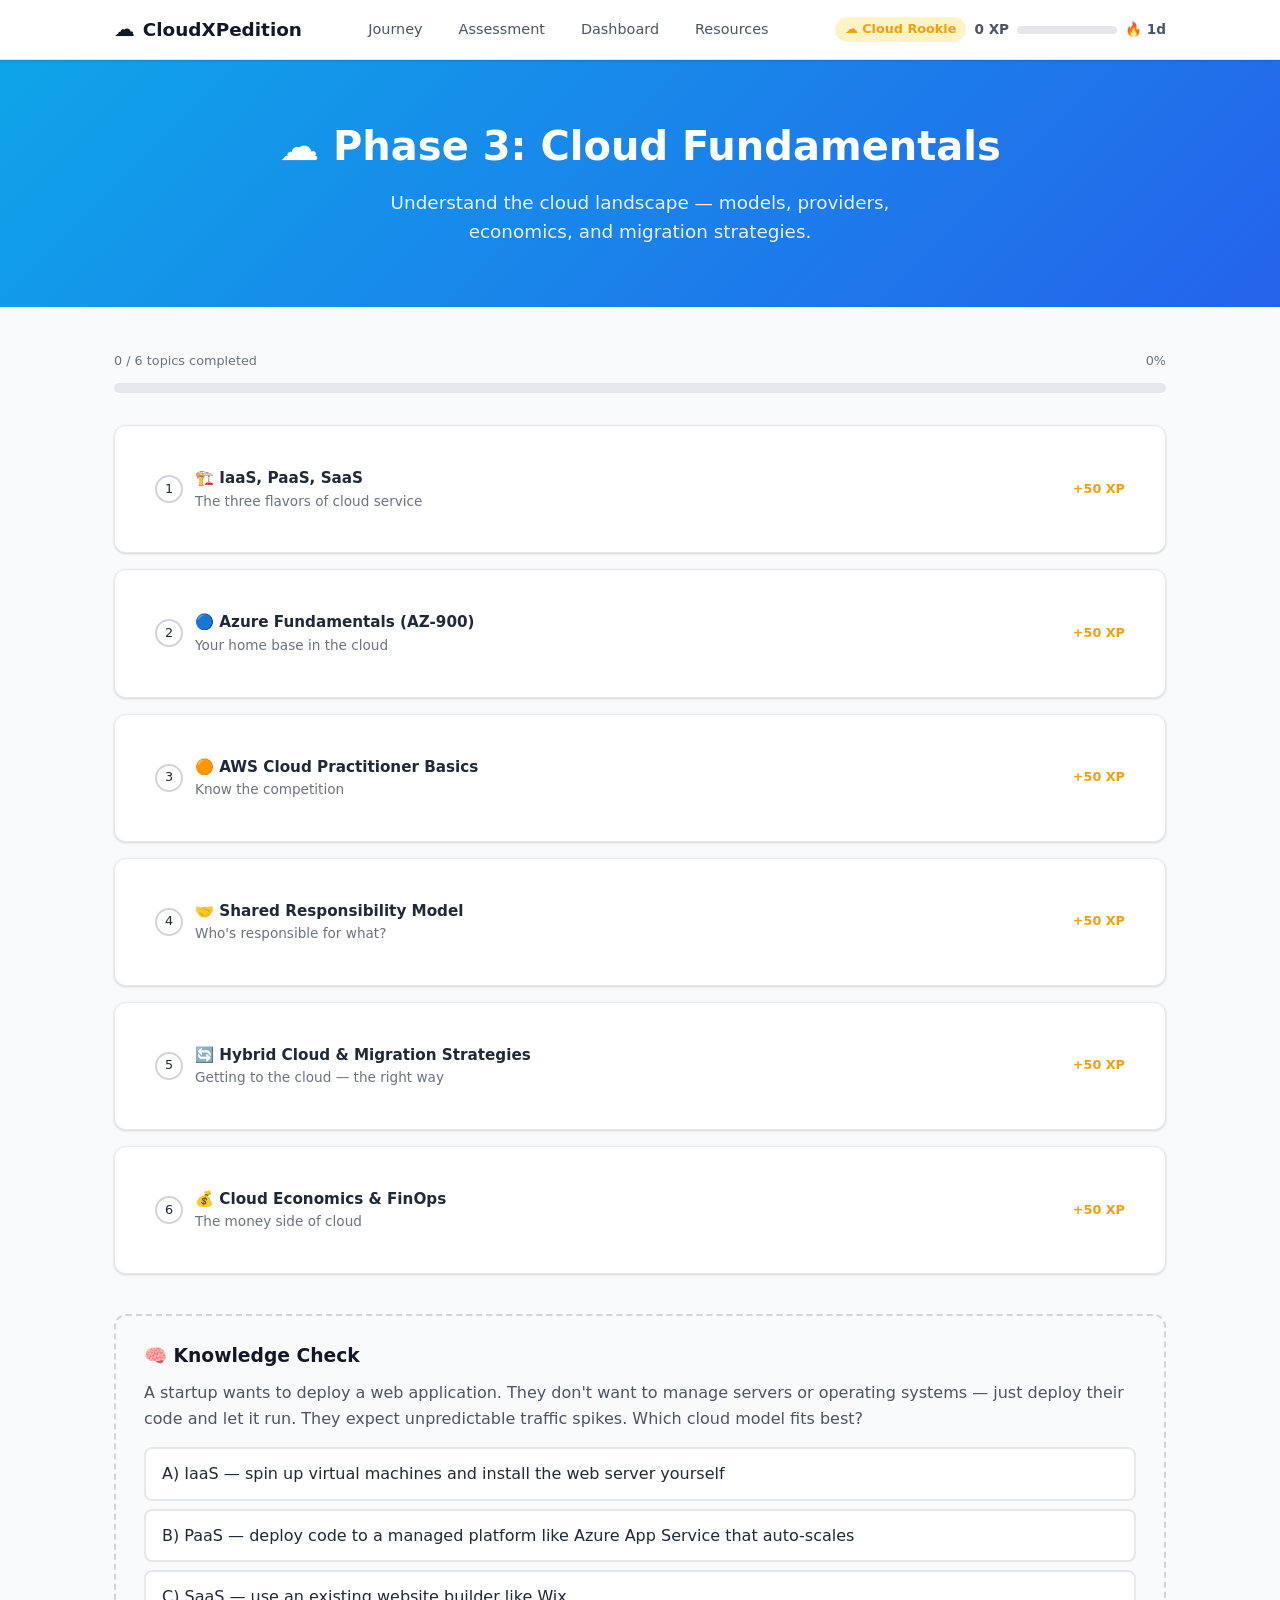
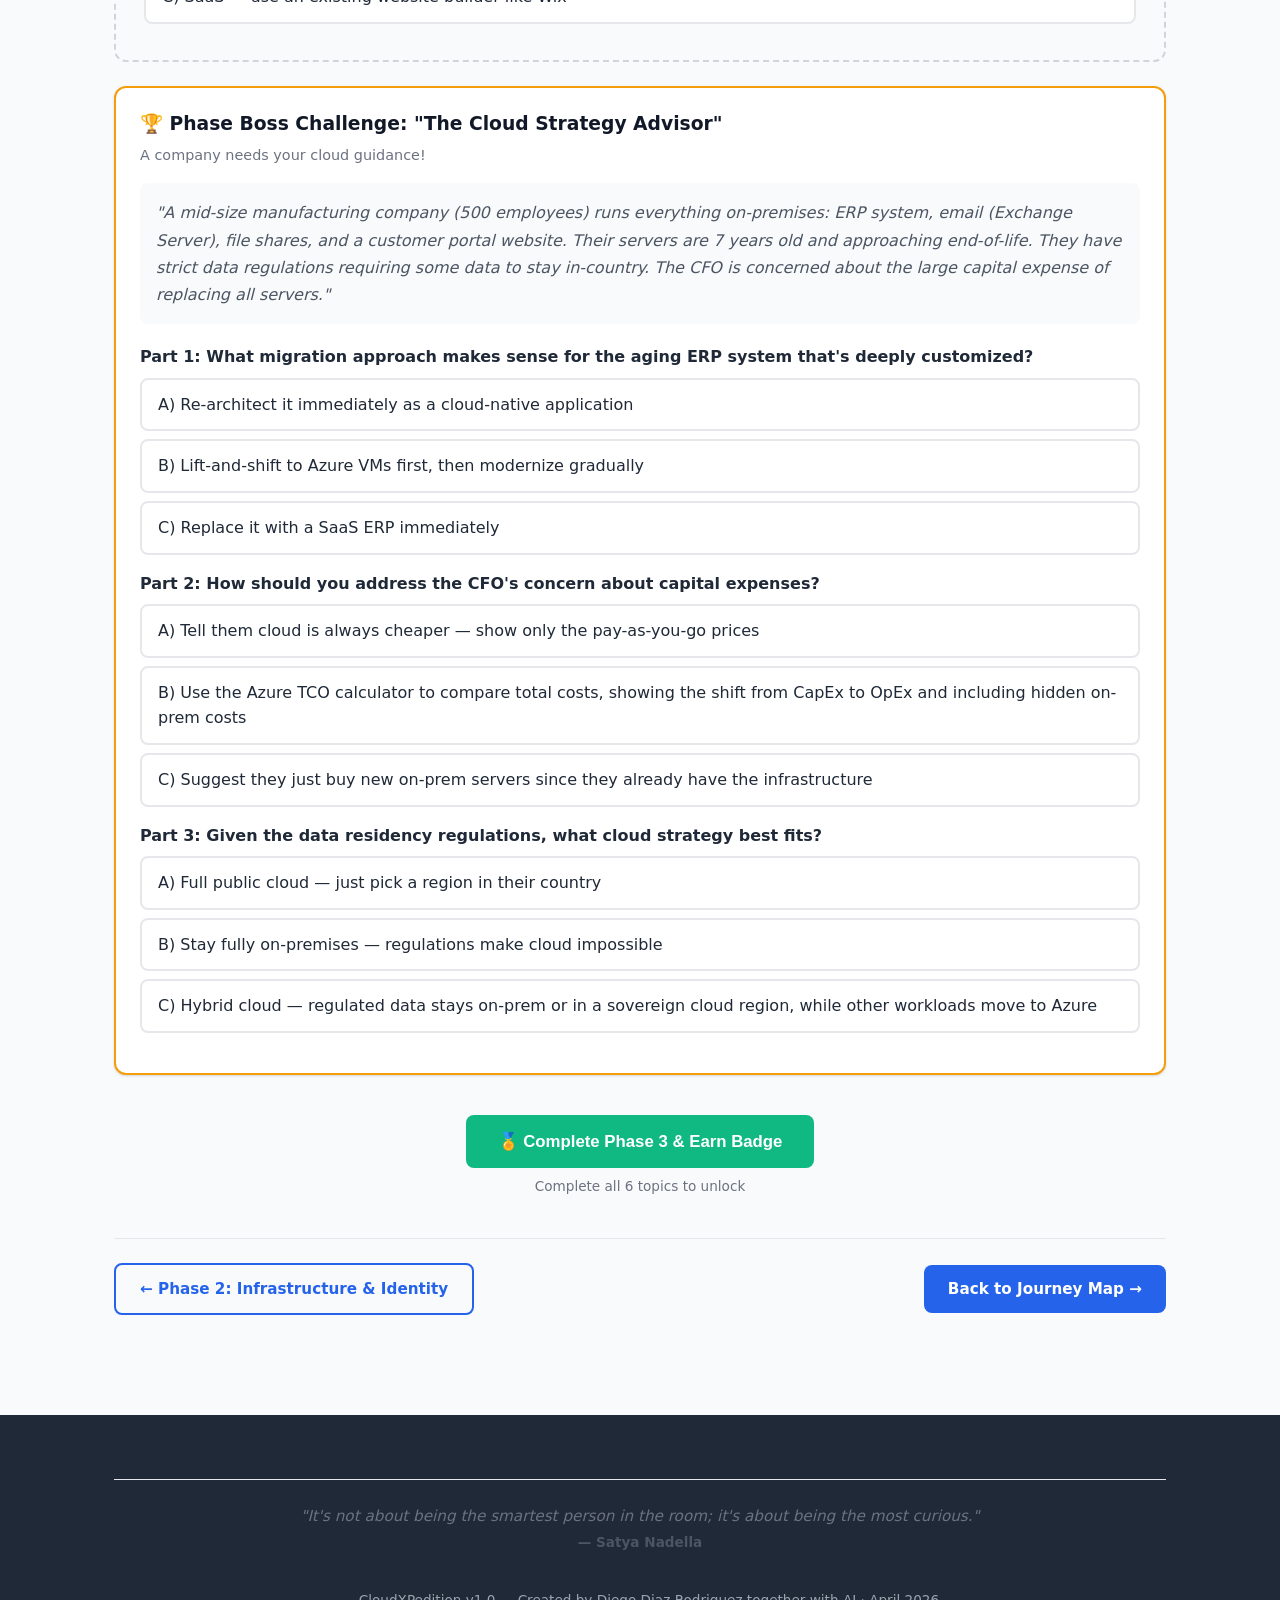
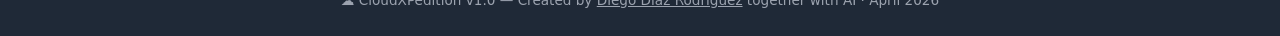
<file: phase3.html>
<!DOCTYPE html>
<html lang="en">
<head>
  <meta charset="UTF-8">
  <meta name="viewport" content="width=device-width, initial-scale=1.0">
  <title>Phase 3: Cloud Fundamentals — Cloud Pre-Sales Learning Path</title>
  <link rel="stylesheet" href="css/styles.css">
</head>
<body>

<!-- Navbar -->
<nav class="navbar">
  <div class="container">
    <a href="index.html" class="navbar-brand"><span>☁️</span> CloudXPedition</a>
    <div class="nav-links">
      <a href="index.html">Journey</a>
      <a href="assessment.html">Assessment</a>
      <a href="dashboard.html">Dashboard</a>
      <a href="resources.html">Resources</a>
    </div>
    <div class="header-xp">
      <span id="header-level" class="header-level">☁️ Cloud Rookie</span>
      <span id="header-xp-text">0 XP</span>
      <div class="header-xp-bar" role="progressbar" aria-valuenow="0" aria-valuemin="0" aria-valuemax="100" aria-label="XP progress"><div class="header-xp-fill" id="header-xp-fill" style="width:0%"></div></div>
      <span id="header-streak" class="header-streak"></span>
    </div>
  </div>
</nav>

<!-- Hero -->
<section class="hero" style="background:linear-gradient(135deg, #0ea5e9 0%, #2563eb 100%);">
  <div class="container">
    <h1>☁️ Phase 3: Cloud Fundamentals</h1>
    <p>Understand the cloud landscape — models, providers, economics, and migration strategies.</p>
  </div>
</section>

<!-- Progress -->
<section class="section">
  <div class="container">
    <div class="progress-label">
      <span id="progress-text">0 / 6 topics completed</span>
      <span id="progress-pct">0%</span>
    </div>
    <div class="progress-bar" role="progressbar" aria-valuenow="0" aria-valuemin="0" aria-valuemax="100" aria-label="Phase 3 completion progress">
      <div class="progress-fill" id="progress-fill" style="width:0%"></div>
    </div>

    <div style="margin-top:32px;">

      <!-- Topic 1: IaaS, PaaS, SaaS -->
      <div class="card" style="margin-bottom:16px;" id="topic-cloud-models">
        <div class="topic-item" onclick="toggleTopic('cloud-models')" style="cursor:pointer;border-bottom:none;">
          <div class="topic-status" id="status-cloud-models">1</div>
          <div class="topic-info">
            <div class="topic-name">🏗️ IaaS, PaaS, SaaS</div>
            <div class="topic-desc">The three flavors of cloud service</div>
          </div>
          <div class="topic-xp">+50 XP</div>
        </div>
        <div class="topic-content" id="content-cloud-models" style="display:none;padding:0 16px 16px;">
          <div class="analogy" style="margin-bottom:16px;">
            💡 <strong>Think of it this way:</strong>
            <br>🏚️ <strong>IaaS</strong> = An unfurnished apartment — you get the walls and plumbing, but you bring your own furniture, appliances, and decor.
            <br>🛋️ <strong>PaaS</strong> = A furnished apartment — move in and start living. The basics are handled for you.
            <br>🏨 <strong>SaaS</strong> = A hotel room — everything is done for you. Just show up and use it.
          </div>
          <p style="margin-bottom:16px;color:var(--gray-600);line-height:1.7;">
            <strong>IaaS (Infrastructure as a Service)</strong> gives you virtual machines, storage, and networking — you manage the OS and everything above it. Examples: Azure VMs, AWS EC2.
            <strong>PaaS (Platform as a Service)</strong> gives you a ready-made platform to deploy your apps — no managing servers. Examples: Azure App Service, AWS Elastic Beanstalk.
            <strong>SaaS (Software as a Service)</strong> is fully managed software you just use. Examples: Microsoft 365, Salesforce, Gmail.
            The <strong>shared responsibility model</strong> shifts: with IaaS you manage most things; with SaaS the provider handles almost everything — like the difference between being a landlord vs a hotel guest.
          </p>
          <div class="learning-card">
            <div class="learning-card-header">
              <span class="learning-card-badge">Resources</span>
              <h3>IaaS, PaaS, SaaS</h3>
            </div>
            <div class="resource-links">
              <a class="resource-link" href="https://www.youtube.com/results?search_query=Cloud+Computing+Explained+Simplilearn" target="_blank">
                <span class="emoji">🎬</span> Video: "Cloud Computing Explained" by Simplilearn
              </a>
              <a class="resource-link" href="https://learn.microsoft.com/en-us/training/modules/describe-cloud-compute/" target="_blank">
                <span class="emoji">📄</span> Article: Microsoft Learn — Cloud concepts
              </a>
            </div>
          </div>
          <button class="btn btn-primary" style="margin-top:16px;" onclick="markComplete(3,'cloud-models',this)" id="btn-cloud-models">
            ✅ Mark as Complete
          </button>
        </div>
      </div>

      <!-- Topic 2: Azure Fundamentals -->
      <div class="card" style="margin-bottom:16px;" id="topic-azure-fundamentals">
        <div class="topic-item" onclick="toggleTopic('azure-fundamentals')" style="cursor:pointer;border-bottom:none;">
          <div class="topic-status" id="status-azure-fundamentals">2</div>
          <div class="topic-info">
            <div class="topic-name">🔵 Azure Fundamentals (AZ-900)</div>
            <div class="topic-desc">Your home base in the cloud</div>
          </div>
          <div class="topic-xp">+50 XP</div>
        </div>
        <div class="topic-content" id="content-azure-fundamentals" style="display:none;padding:0 16px 16px;">
          <div class="analogy" style="margin-bottom:16px;">
            💡 <strong>Think of it this way:</strong> Azure is like a massive shopping mall with hundreds of stores (services). <strong>Resource Groups</strong> are your shopping bags — they keep related purchases together. <strong>Subscriptions</strong> are your credit cards — they determine who pays. <strong>Regions</strong> are different mall locations around the world — you pick the one closest to your customers.
          </div>
          <p style="margin-bottom:16px;color:var(--gray-600);line-height:1.7;">
            <strong>Azure Portal</strong> is the dashboard where you manage everything — think of it as the mall directory.
            <strong>Resource Groups</strong> are logical containers: put all resources for a project together so you can manage, monitor, and delete them as a unit.
            <strong>Regions</strong> are physical datacenter locations worldwide — choosing the right region means lower latency for your users.
            <strong>Subscriptions</strong> are billing boundaries — departments or projects can have separate subscriptions for cost tracking.
            Core services include <strong>Compute</strong> (VMs, App Service), <strong>Storage</strong> (Blob, Files), <strong>Networking</strong> (VNet, Load Balancer), and <strong>Databases</strong> (SQL, Cosmos DB).
          </p>
          <div class="learning-card">
            <div class="learning-card-header">
              <span class="learning-card-badge">Resources</span>
              <h3>Azure Fundamentals</h3>
            </div>
            <div class="resource-links">
              <a class="resource-link" href="https://www.youtube.com/results?search_query=AZ-900+Full+Course+John+Savill" target="_blank">
                <span class="emoji">🎬</span> Video: "AZ-900 Full Course" by John Savill
              </a>
              <a class="resource-link" href="https://learn.microsoft.com/en-us/training/paths/az-900-describe-cloud-concepts/" target="_blank">
                <span class="emoji">📄</span> Article: Microsoft Learn — Azure Fundamentals path
              </a>
              <div class="resource-link" style="cursor:pointer;" onclick="this.querySelector('.lab-steps').style.display=this.querySelector('.lab-steps').style.display==='none'?'block':'none'">
                <span class="emoji">🧪</span> Lab: Create a free Azure account and explore the portal
                <div class="lab-steps" style="display:none;margin-top:10px;padding:12px;background:#f0f7ff;border-radius:8px;font-size:0.85rem;line-height:1.8;cursor:default;" onclick="event.stopPropagation()">
                  <strong>Step-by-step:</strong><br>
                  1️⃣ Go to <a href="https://azure.microsoft.com/free" target="_blank" style="color:var(--primary)">azure.microsoft.com/free</a> and click <strong>"Start free"</strong> — you'll get $200 in credits for 30 days + 12 months of free services<br>
                  2️⃣ Sign in with your Microsoft account (or create one) — you'll need a phone number and credit card for verification (you won't be charged)<br>
                  3️⃣ Once signed up, you'll land on the <strong>Azure Portal</strong> at <a href="https://portal.azure.com" target="_blank" style="color:var(--primary)">portal.azure.com</a><br>
                  4️⃣ Click <strong>"Resource groups"</strong> in the left menu — this is where you organize your cloud resources (like folders on your computer)<br>
                  5️⃣ Click <strong>"Create"</strong> → name it "my-first-rg" → pick a region close to you → click "Review + create" → "Create"<br>
                  6️⃣ Explore the portal: click the <strong>☰ hamburger menu</strong> (top-left) and browse services like "Virtual machines", "Storage accounts", "App Services"<br>
                  <strong>🎯 What you learned:</strong> The Azure Portal is your control center for all cloud resources. Everything starts with a resource group.
                </div>
              </div>
            </div>
          </div>
          <button class="btn btn-primary" style="margin-top:16px;" onclick="markComplete(3,'azure-fundamentals',this)" id="btn-azure-fundamentals">
            ✅ Mark as Complete
          </button>
        </div>
      </div>

      <!-- Topic 3: AWS Basics -->
      <div class="card" style="margin-bottom:16px;" id="topic-aws-basics">
        <div class="topic-item" onclick="toggleTopic('aws-basics')" style="cursor:pointer;border-bottom:none;">
          <div class="topic-status" id="status-aws-basics">3</div>
          <div class="topic-info">
            <div class="topic-name">🟠 AWS Cloud Practitioner Basics</div>
            <div class="topic-desc">Know the competition</div>
          </div>
          <div class="topic-xp">+50 XP</div>
        </div>
        <div class="topic-content" id="content-aws-basics" style="display:none;padding:0 16px 16px;">
          <div class="analogy" style="margin-bottom:16px;">
            💡 <strong>Think of it this way:</strong> If Azure is a shopping mall you know well, AWS is the competing mall across town. The stores have different names but sell similar things. Knowing both makes you a better shopper (and a better pre-sales consultant — customers use both!).
          </div>
          <p style="margin-bottom:16px;color:var(--gray-600);line-height:1.7;">
            <strong>EC2</strong> = AWS's virtual machines (like Azure VMs).
            <strong>S3</strong> = Object storage (like Azure Blob Storage) — where you store files, backups, images.
            <strong>IAM</strong> = Identity and Access Management (like Azure AD/Entra ID for AWS).
            <strong>Regions & Availability Zones</strong> = Same concept as Azure regions, data centers spread globally.
            <strong>VPC</strong> = Virtual Private Cloud (like Azure VNet) — your private network in AWS.
            You don't need to be an AWS expert, but being conversational about it is essential in pre-sales — many customers use multi-cloud or are migrating between providers.
          </p>
          <div class="learning-card">
            <div class="learning-card-header">
              <span class="learning-card-badge">Resources</span>
              <h3>AWS Cloud Practitioner Basics</h3>
            </div>
            <div class="resource-links">
              <a class="resource-link" href="https://www.youtube.com/results?search_query=AWS+in+10+Minutes+Fireship" target="_blank">
                <span class="emoji">🎬</span> Video: "AWS in 10 Minutes" by Fireship
              </a>
              <a class="resource-link" href="https://aws.amazon.com/training/digital/aws-cloud-practitioner-essentials/" target="_blank">
                <span class="emoji">📄</span> Article: AWS — Cloud Practitioner Essentials
              </a>
              <div class="resource-link" style="cursor:pointer;" onclick="this.querySelector('.lab-steps').style.display=this.querySelector('.lab-steps').style.display==='none'?'block':'none'">
                <span class="emoji">🧪</span> Lab: Create a free AWS account and launch an EC2 instance
                <div class="lab-steps" style="display:none;margin-top:10px;padding:12px;background:#f0f7ff;border-radius:8px;font-size:0.85rem;line-height:1.8;cursor:default;" onclick="event.stopPropagation()">
                  <strong>Step-by-step:</strong><br>
                  1️⃣ Go to <a href="https://aws.amazon.com/free" target="_blank" style="color:var(--primary)">aws.amazon.com/free</a> and click <strong>"Create a Free Account"</strong> — you'll get 12 months of free-tier services<br>
                  2️⃣ Fill in your email, create a password, and choose an account name — you'll need a credit card for verification (you won't be charged for free-tier usage)<br>
                  3️⃣ Once logged in, you'll be at the <strong>AWS Management Console</strong>. In the search bar at the top, type <strong>"EC2"</strong> and click it<br>
                  4️⃣ Click the orange <strong>"Launch instance"</strong> button<br>
                  5️⃣ Name it "my-first-server" → under AMI, select <strong>"Amazon Linux 2023"</strong> (Free tier eligible) → Instance type: <strong>t2.micro</strong> (Free tier eligible)<br>
                  6️⃣ Under Key pair, click <strong>"Create new key pair"</strong> → name it "my-key" → download the .pem file (you'll need this to connect later)<br>
                  7️⃣ Click <strong>"Launch instance"</strong> — congratulations, you just created a server in the cloud! 🎉<br>
                  ⚠️ <strong>Important:</strong> When done exploring, go back to EC2 → Instances → right-click your instance → <strong>"Terminate instance"</strong> to avoid any charges<br>
                  <strong>🎯 What you learned:</strong> Launching a cloud server takes minutes, not weeks. This is the fundamental power of cloud computing.
                </div>
              </div>
            </div>
          </div>
          <button class="btn btn-primary" style="margin-top:16px;" onclick="markComplete(3,'aws-basics',this)" id="btn-aws-basics">
            ✅ Mark as Complete
          </button>
        </div>
      </div>

      <!-- Topic 4: Shared Responsibility -->
      <div class="card" style="margin-bottom:16px;" id="topic-shared-responsibility">
        <div class="topic-item" onclick="toggleTopic('shared-responsibility')" style="cursor:pointer;border-bottom:none;">
          <div class="topic-status" id="status-shared-responsibility">4</div>
          <div class="topic-info">
            <div class="topic-name">🤝 Shared Responsibility Model</div>
            <div class="topic-desc">Who's responsible for what?</div>
          </div>
          <div class="topic-xp">+50 XP</div>
        </div>
        <div class="topic-content" id="content-shared-responsibility" style="display:none;padding:0 16px 16px;">
          <div class="analogy" style="margin-bottom:16px;">
            💡 <strong>Think of it this way:</strong> Renting an apartment — the landlord maintains the building structure (foundation, roof, plumbing), but you're responsible for locking your door, not leaving the stove on, and keeping your stuff safe. The cloud works the same way: the provider secures the infrastructure, you secure your data and access.
          </div>
          <p style="margin-bottom:16px;color:var(--gray-600);line-height:1.7;">
            The shared responsibility model defines who handles what:
            <br><strong>With IaaS:</strong> The provider manages physical security, networking, and hardware. You manage the OS, applications, data, and access control. (Like renting an unfurnished apartment — the building is maintained, but everything inside is on you.)
            <br><strong>With PaaS:</strong> The provider also handles the OS and runtime. You manage the application code and data. (Furnished apartment — less for you to worry about.)
            <br><strong>With SaaS:</strong> The provider handles almost everything. You manage your data, accounts, and access permissions. (Hotel — just don't lose your room key.)
            <br>Understanding this model is <strong>critical</strong> in pre-sales conversations — customers often assume "cloud = someone else's problem." Your job is to clarify what they still own.
          </p>
          <div class="learning-card">
            <div class="learning-card-header">
              <span class="learning-card-badge">Resources</span>
              <h3>Shared Responsibility Model</h3>
            </div>
            <div class="resource-links">
              <a class="resource-link" href="https://www.youtube.com/results?search_query=Shared+Responsibility+Model+A+Cloud+Guru" target="_blank">
                <span class="emoji">🎬</span> Video: "Shared Responsibility Model" by A Cloud Guru
              </a>
              <a class="resource-link" href="https://learn.microsoft.com/en-us/azure/security/fundamentals/shared-responsibility" target="_blank">
                <span class="emoji">📄</span> Article: Microsoft — Shared responsibility in the cloud
              </a>
            </div>
          </div>
          <button class="btn btn-primary" style="margin-top:16px;" onclick="markComplete(3,'shared-responsibility',this)" id="btn-shared-responsibility">
            ✅ Mark as Complete
          </button>
        </div>
      </div>

      <!-- Topic 5: Hybrid & Migration -->
      <div class="card" style="margin-bottom:16px;" id="topic-hybrid-migration">
        <div class="topic-item" onclick="toggleTopic('hybrid-migration')" style="cursor:pointer;border-bottom:none;">
          <div class="topic-status" id="status-hybrid-migration">5</div>
          <div class="topic-info">
            <div class="topic-name">🔄 Hybrid Cloud & Migration Strategies</div>
            <div class="topic-desc">Getting to the cloud — the right way</div>
          </div>
          <div class="topic-xp">+50 XP</div>
        </div>
        <div class="topic-content" id="content-hybrid-migration" style="display:none;padding:0 16px 16px;">
          <div class="analogy" style="margin-bottom:16px;">
            💡 <strong>Think of it this way:</strong> Keeping valuables in a home safe (on-prem) but using a bank safe deposit box (cloud) for extra security. Most people don't move everything to the bank overnight — they gradually shift things based on value and convenience. That's hybrid cloud.
          </div>
          <p style="margin-bottom:16px;color:var(--gray-600);line-height:1.7;">
            Migration strategies (the "6 R's"):
            <br><strong>Lift-and-Shift (Rehost):</strong> Move as-is to the cloud. Fast but doesn't optimize for cloud benefits. Like moving your furniture to a new apartment without changing anything.
            <br><strong>Re-platform:</strong> Small tweaks during migration. Like rearranging furniture in the new place for a better layout.
            <br><strong>Re-architect:</strong> Redesign the application to be cloud-native. Most effort, but greatest long-term benefits. Like gutting and renovating the apartment.
            <br><strong>Azure Arc</strong> extends Azure management to on-prem and multi-cloud resources — manage everything from one pane of glass.
            <br><strong>Reality check:</strong> Nobody goes 100% cloud overnight. Migration is a journey, not a switch.
          </p>
          <div class="learning-card">
            <div class="learning-card-header">
              <span class="learning-card-badge">Resources</span>
              <h3>Hybrid Cloud & Migration</h3>
            </div>
            <div class="resource-links">
              <a class="resource-link" href="https://www.youtube.com/results?search_query=Cloud+Migration+Strategies+A+Cloud+Guru" target="_blank">
                <span class="emoji">🎬</span> Video: "Cloud Migration Strategies" by A Cloud Guru
              </a>
              <a class="resource-link" href="https://learn.microsoft.com/en-us/azure/cloud-adoption-framework/migrate/" target="_blank">
                <span class="emoji">📄</span> Article: Microsoft — Cloud migration strategies
              </a>
            </div>
          </div>
          <button class="btn btn-primary" style="margin-top:16px;" onclick="markComplete(3,'hybrid-migration',this)" id="btn-hybrid-migration">
            ✅ Mark as Complete
          </button>
        </div>
      </div>

      <!-- Topic 6: Cloud Economics & FinOps -->
      <div class="card" style="margin-bottom:16px;" id="topic-finops-economics">
        <div class="topic-item" onclick="toggleTopic('finops-economics')" style="cursor:pointer;border-bottom:none;">
          <div class="topic-status" id="status-finops-economics">6</div>
          <div class="topic-info">
            <div class="topic-name">💰 Cloud Economics & FinOps</div>
            <div class="topic-desc">The money side of cloud</div>
          </div>
          <div class="topic-xp">+50 XP</div>
        </div>
        <div class="topic-content" id="content-finops-economics" style="display:none;padding:0 16px 16px;">
          <div class="analogy" style="margin-bottom:16px;">
            💡 <strong>Think of it this way:</strong> <strong>CapEx</strong> (Capital Expenditure) is buying a car — big upfront cost, you own it, it depreciates. <strong>OpEx</strong> (Operational Expenditure) is using Uber — pay per ride, no maintenance, scale up or down as needed. Cloud shifts IT from buying cars to using Uber.
          </div>
          <p style="margin-bottom:16px;color:var(--gray-600);line-height:1.7;">
            <strong>Pay-as-you-go:</strong> Only pay for what you use, like a utility bill. No massive upfront investment.
            <strong>Reserved Instances:</strong> Commit to 1-3 years for significant discounts (up to 72% off). Like signing a long-term lease for a lower monthly rate.
            <strong>TCO Calculators:</strong> Tools that compare the total cost of running workloads on-prem vs cloud — including hidden costs like power, cooling, staff, and real estate.
            <strong>Cost Management Tools:</strong> Azure Cost Management, AWS Cost Explorer — dashboards that track spending and set budget alerts before you get a surprise bill.
            <strong>FinOps</strong> is the practice of bringing financial accountability to cloud spending — making teams responsible for what they consume, just like a department budget.
          </p>
          <div class="learning-card">
            <div class="learning-card-header">
              <span class="learning-card-badge">Resources</span>
              <h3>Cloud Economics & FinOps</h3>
            </div>
            <div class="resource-links">
              <a class="resource-link" href="https://www.youtube.com/results?search_query=Cloud+Cost+Management+A+Cloud+Guru" target="_blank">
                <span class="emoji">🎬</span> Video: "Cloud Cost Management" by A Cloud Guru
              </a>
              <a class="resource-link" href="https://azure.microsoft.com/en-us/pricing/tco/calculator/" target="_blank">
                <span class="emoji">📄</span> Article: Microsoft — Azure pricing and TCO
              </a>
            </div>
          </div>
          <button class="btn btn-primary" style="margin-top:16px;" onclick="markComplete(3,'finops-economics',this)" id="btn-finops-economics">
            ✅ Mark as Complete
          </button>
        </div>
      </div>

    </div>

    <!-- Knowledge Check -->
    <div class="check-container" style="margin-top:40px;">
      <h3>🧠 Knowledge Check</h3>
      <p style="color:var(--gray-600);margin-bottom:16px;">A startup wants to deploy a web application. They don't want to manage servers or operating systems — just deploy their code and let it run. They expect unpredictable traffic spikes. Which cloud model fits best?</p>
      <div class="check-option" onclick="checkAnswer(this, false)">A) IaaS — spin up virtual machines and install the web server yourself</div>
      <div class="check-option" onclick="checkAnswer(this, true)">B) PaaS — deploy code to a managed platform like Azure App Service that auto-scales</div>
      <div class="check-option" onclick="checkAnswer(this, false)">C) SaaS — use an existing website builder like Wix</div>
      <div class="check-feedback success" id="check-feedback-correct">✅ Correct! PaaS is perfect here — the startup deploys their custom code without managing infrastructure, and the platform handles scaling automatically during traffic spikes. IaaS would require managing servers; SaaS wouldn't allow custom application code.</div>
      <div class="check-feedback error" id="check-feedback-wrong">❌ Not quite. The key requirements are: custom code deployment + no server management + auto-scaling. PaaS (like Azure App Service) is designed exactly for this — it handles the infrastructure while the team focuses on code.</div>
    </div>

    <!-- Boss Challenge -->
    <div class="card" style="margin-top:24px;border:2px solid var(--accent);">
      <h3 style="margin-bottom:8px;">🏆 Phase Boss Challenge: "The Cloud Strategy Advisor"</h3>
      <p style="color:var(--gray-500);margin-bottom:16px;font-size:0.9rem;">A company needs your cloud guidance!</p>

      <div style="background:var(--gray-50);padding:16px;border-radius:var(--radius-sm);margin-bottom:20px;font-style:italic;color:var(--gray-600);line-height:1.7;">
        "A mid-size manufacturing company (500 employees) runs everything on-premises: ERP system, email (Exchange Server), file shares, and a customer portal website. Their servers are 7 years old and approaching end-of-life. They have strict data regulations requiring some data to stay in-country. The CFO is concerned about the large capital expense of replacing all servers."
      </div>

      <div style="margin-bottom:16px;">
        <p style="font-weight:600;margin-bottom:8px;">Part 1: What migration approach makes sense for the aging ERP system that's deeply customized?</p>
        <div class="check-option" onclick="bossCheck(this, 1, false)">A) Re-architect it immediately as a cloud-native application</div>
        <div class="check-option" onclick="bossCheck(this, 1, true)">B) Lift-and-shift to Azure VMs first, then modernize gradually</div>
        <div class="check-option" onclick="bossCheck(this, 1, false)">C) Replace it with a SaaS ERP immediately</div>
      </div>

      <div style="margin-bottom:16px;">
        <p style="font-weight:600;margin-bottom:8px;">Part 2: How should you address the CFO's concern about capital expenses?</p>
        <div class="check-option" onclick="bossCheck(this, 2, false)">A) Tell them cloud is always cheaper — show only the pay-as-you-go prices</div>
        <div class="check-option" onclick="bossCheck(this, 2, true)">B) Use the Azure TCO calculator to compare total costs, showing the shift from CapEx to OpEx and including hidden on-prem costs</div>
        <div class="check-option" onclick="bossCheck(this, 2, false)">C) Suggest they just buy new on-prem servers since they already have the infrastructure</div>
      </div>

      <div style="margin-bottom:16px;">
        <p style="font-weight:600;margin-bottom:8px;">Part 3: Given the data residency regulations, what cloud strategy best fits?</p>
        <div class="check-option" onclick="bossCheck(this, 3, false)">A) Full public cloud — just pick a region in their country</div>
        <div class="check-option" onclick="bossCheck(this, 3, false)">B) Stay fully on-premises — regulations make cloud impossible</div>
        <div class="check-option" onclick="bossCheck(this, 3, true)">C) Hybrid cloud — regulated data stays on-prem or in a sovereign cloud region, while other workloads move to Azure</div>
      </div>

      <div class="check-feedback success" id="boss-feedback-correct" style="display:none;">
        🎉 <strong>Boss Defeated!</strong> You recommended a practical, phased approach: lift-and-shift for quick wins, TCO analysis for the CFO, and hybrid cloud for compliance. This is exactly how real cloud consultants advise enterprise customers!
      </div>
      <div class="check-feedback error" id="boss-feedback-wrong" style="display:none;"></div>
      <div id="boss-retry" style="display:none;text-align:center;margin-top:12px;">
        <p style="color:var(--gray-600);font-size:0.9rem;margin-bottom:8px;">💡 Review the topics above to strengthen your understanding, then try again.</p>
        <button class="btn btn-outline" onclick="retryBoss()">🔄 Retry Boss Challenge</button>
      </div>
    </div>

    <!-- Complete Phase -->
    <div style="text-align:center;margin-top:40px;">
      <button class="btn btn-success btn-lg" id="complete-phase-btn" onclick="completePhase()" disabled>
        🏅 Complete Phase 3 & Earn Badge
      </button>
      <p style="color:var(--gray-500);font-size:0.85rem;margin-top:8px;" id="complete-phase-hint">Complete all 6 topics to unlock</p>
    </div>

    <!-- Navigation -->
    <div style="display:flex;justify-content:space-between;align-items:center;margin-top:40px;padding-top:24px;border-top:1px solid var(--gray-200);">
      <a href="phase2.html" class="btn btn-outline">← Phase 2: Infrastructure & Identity</a>
      <a href="index.html" class="btn btn-primary">Back to Journey Map →</a>
    </div>

  </div>
</section>

<!-- Footer -->
<footer class="footer">
  <div class="container">
    <p id="motivational-quote" class="motivational-quote"></p>
    <p style="margin-top:12px;">☁️ CloudXPedition v1.0 — Created by <a href="https://github.com/Diaz506" style="color:inherit;text-decoration:underline;">Diego Diaz Rodriguez</a> together with AI · April 2026</p>
  </div>
</footer>

<script src="js/game-engine.js"></script>
<script>
  const PHASE = 3;
  const TOPICS = ['cloud-models','azure-fundamentals','aws-basics','shared-responsibility','hybrid-migration','finops-economics'];

  function toggleTopic(id) {
    const el = document.getElementById('content-' + id);
    el.style.display = el.style.display === 'none' ? 'block' : 'none';
  }

  function markComplete(phase, topicId, btn) {
    GameEngine.completeTopic(phase, topicId);
    btn.disabled = true;
    btn.textContent = '✅ Completed!';
    btn.classList.remove('btn-primary');
    btn.classList.add('btn-success');
    updateUI();
  }

  function checkAnswer(el, correct) {
    if (el.classList.contains('correct') || el.classList.contains('incorrect')) return;
    el.classList.add(correct ? 'correct' : 'incorrect');
    document.getElementById(correct ? 'check-feedback-correct' : 'check-feedback-wrong').classList.add('show');
    if (correct) GameEngine.completeCheck('phase3-knowledge');
  }

  const bossAnswers = {};
  const BOSS_EXPLANATIONS = {
    1: '💡 <strong>The correct answer is B) Lift-and-shift to Azure VMs first, then modernize.</strong> A deeply customized ERP can\'t be easily re-architected or replaced overnight. Lift-and-shift gets them off aging hardware quickly, then you can modernize components over time with less risk.',
    2: '💡 <strong>The correct answer is B) Use the Azure TCO Calculator.</strong> Never claim "cloud is always cheaper" — it depends on the workload. The TCO Calculator shows the full picture: CapEx vs OpEx, plus hidden on-prem costs like power, cooling, IT staff, and hardware refresh cycles.',
    3: '💡 <strong>The correct answer is C) Hybrid cloud.</strong> Regulations don\'t make cloud impossible — they require the right approach. Hybrid keeps regulated data on-prem or in a sovereign cloud region while moving other workloads to the public cloud for flexibility and cost savings.'
  };

  function bossCheck(el, part, correct) {
    if (bossAnswers[part] !== undefined) return;
    bossAnswers[part] = correct;
    el.classList.add(correct ? 'correct' : 'incorrect');
    if (!correct) {
      const fb = document.getElementById('boss-feedback-wrong');
      fb.style.display = 'block';
      fb.innerHTML = '❌ <strong>Part ' + part + ' incorrect.</strong><br>' + BOSS_EXPLANATIONS[part];
      document.getElementById('boss-retry').style.display = 'block';
    }
    if (Object.keys(bossAnswers).length === 3 && bossAnswers[1] && bossAnswers[2] && bossAnswers[3]) {
      document.getElementById('boss-feedback-correct').style.display = 'block';
      document.getElementById('boss-retry').style.display = 'none';
      const firstTry = !document.getElementById('boss-feedback-wrong').style.display || document.getElementById('boss-feedback-wrong').style.display === 'none';
      GameEngine.completeBoss(PHASE, firstTry);
    }
  }

  function retryBoss() {
    Object.keys(bossAnswers).forEach(k => delete bossAnswers[k]);
    document.querySelectorAll('.check-option').forEach(opt => {
      if (opt.closest('.card')) {
        opt.classList.remove('correct', 'incorrect');
        opt.style.pointerEvents = '';
      }
    });
    document.getElementById('boss-feedback-wrong').style.display = 'none';
    document.getElementById('boss-feedback-correct').style.display = 'none';
    document.getElementById('boss-retry').style.display = 'none';
  }

  function completePhase() {
    GameEngine.completePhase(PHASE);
    GameEngine.showToast('🎉 Phase 3 Complete! You earned the Cloud Pioneer badge!');
    updateUI();
  }

  function updateUI() {
    const completed = GameEngine.getPhaseProgress(PHASE);
    const count = completed.length;
    const pct = Math.round((count / TOPICS.length) * 100);

    document.getElementById('progress-text').textContent = count + ' / ' + TOPICS.length + ' topics completed';
    document.getElementById('progress-pct').textContent = pct + '%';
    document.getElementById('progress-fill').style.width = pct + '%';
    document.querySelector('.progress-bar').setAttribute('aria-valuenow', pct);

    TOPICS.forEach(id => {
      const done = GameEngine.isTopicCompleted(id);
      const status = document.getElementById('status-' + id);
      const btn = document.getElementById('btn-' + id);
      if (done) {
        status.classList.add('done');
        status.textContent = '✓';
        if (btn) {
          btn.disabled = true;
          btn.textContent = '✅ Completed!';
          btn.classList.remove('btn-primary');
          btn.classList.add('btn-success');
        }
      }
    });

    const allDone = TOPICS.every(id => GameEngine.isTopicCompleted(id));
    const phaseBtn = document.getElementById('complete-phase-btn');
    const hint = document.getElementById('complete-phase-hint');
    if (GameEngine.isPhaseCompleted(PHASE)) {
      phaseBtn.disabled = true;
      phaseBtn.textContent = '🏅 Phase 3 Complete!';
      hint.textContent = 'You earned the Cloud Pioneer badge!';
    } else if (allDone) {
      phaseBtn.disabled = false;
      hint.textContent = 'All topics done — claim your badge!';
    }

    if (typeof GameEngine.updateHeaderUI === 'function') GameEngine.updateHeaderUI();
  }

  updateUI();
</script>
</body>
</html>
</file>
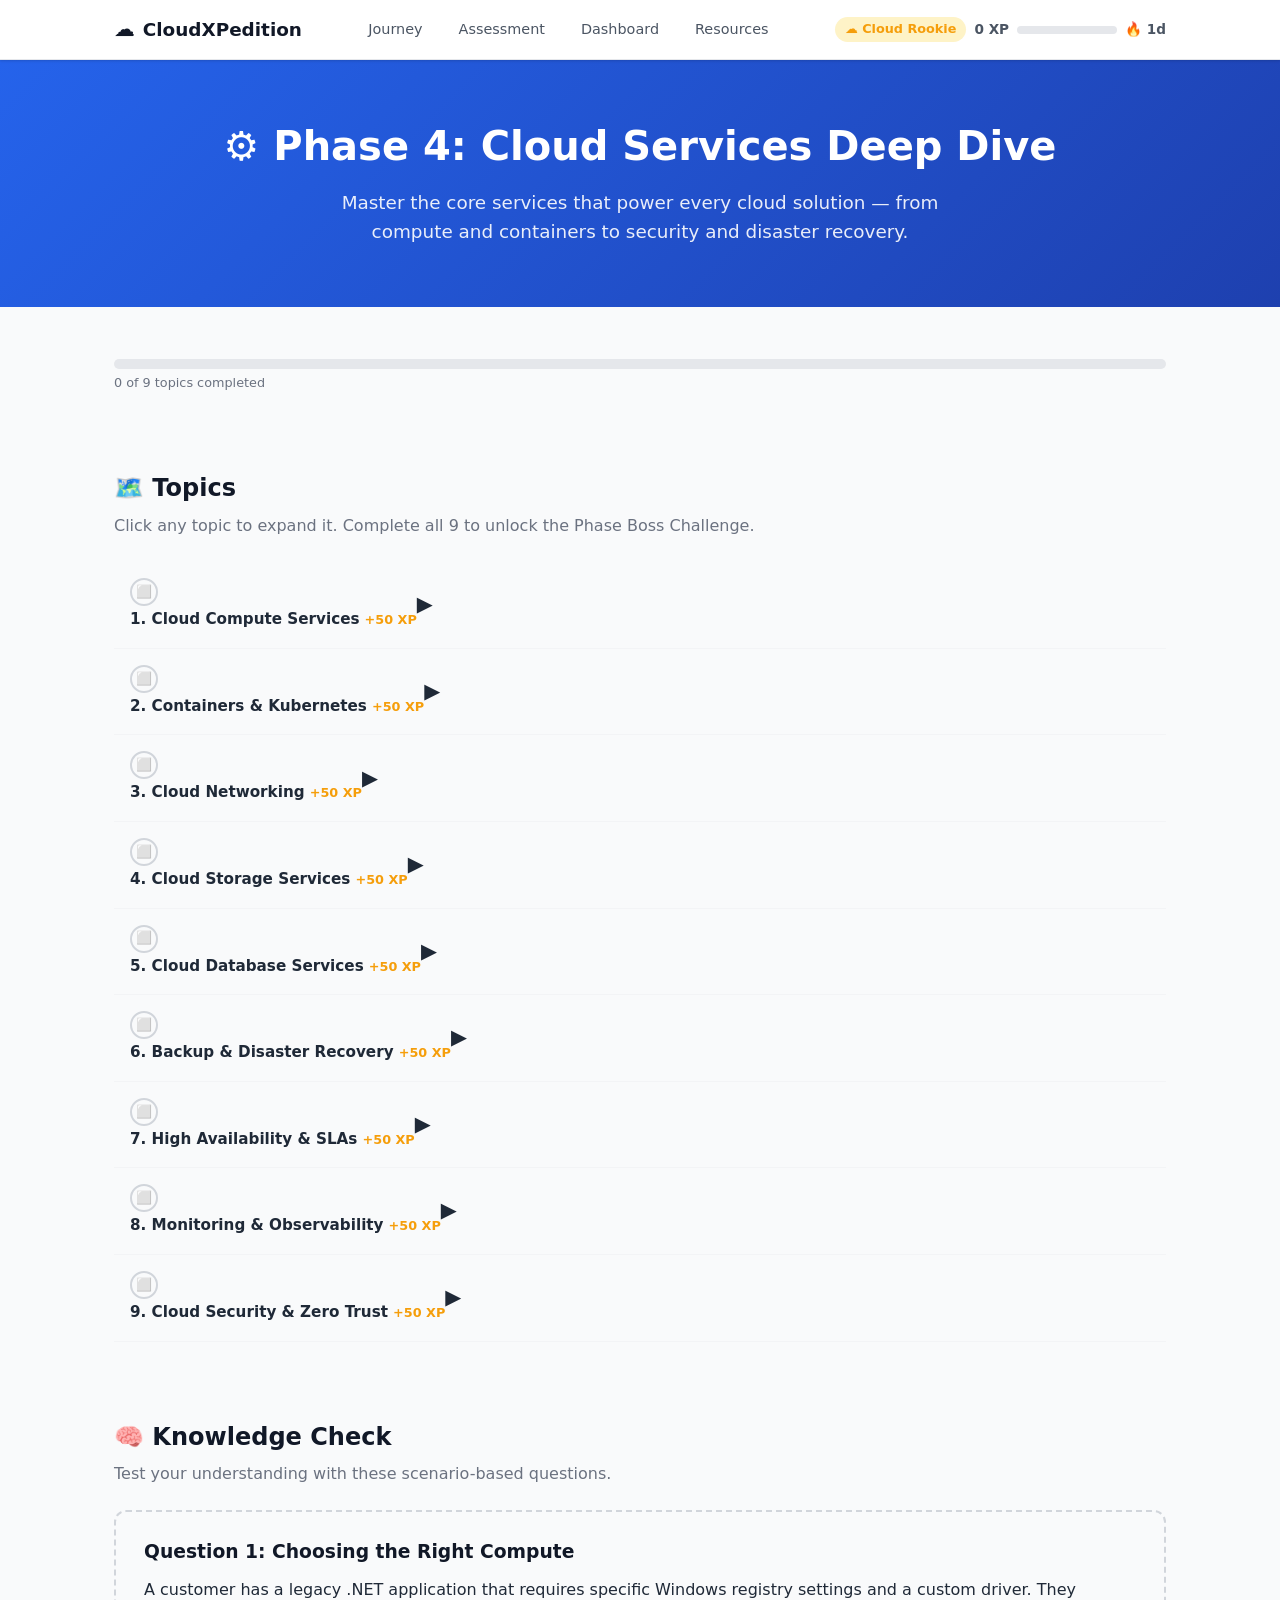
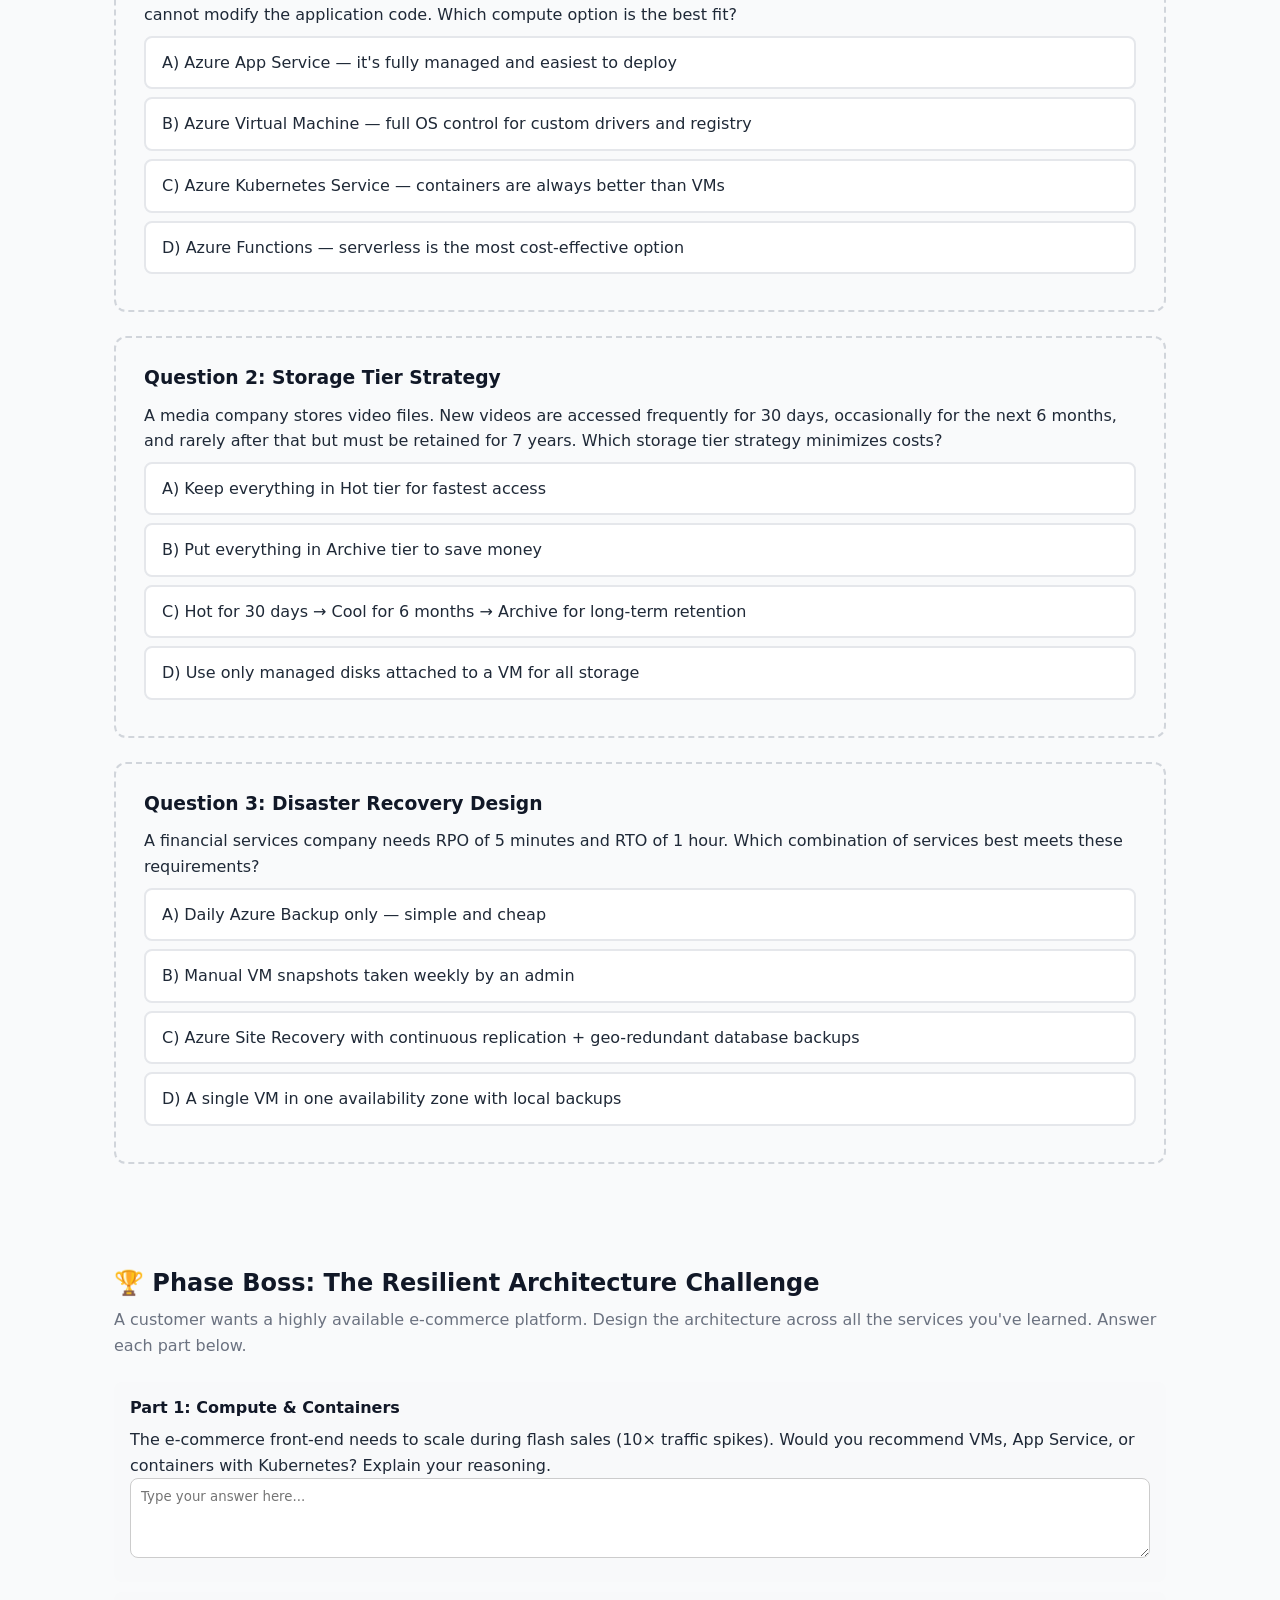
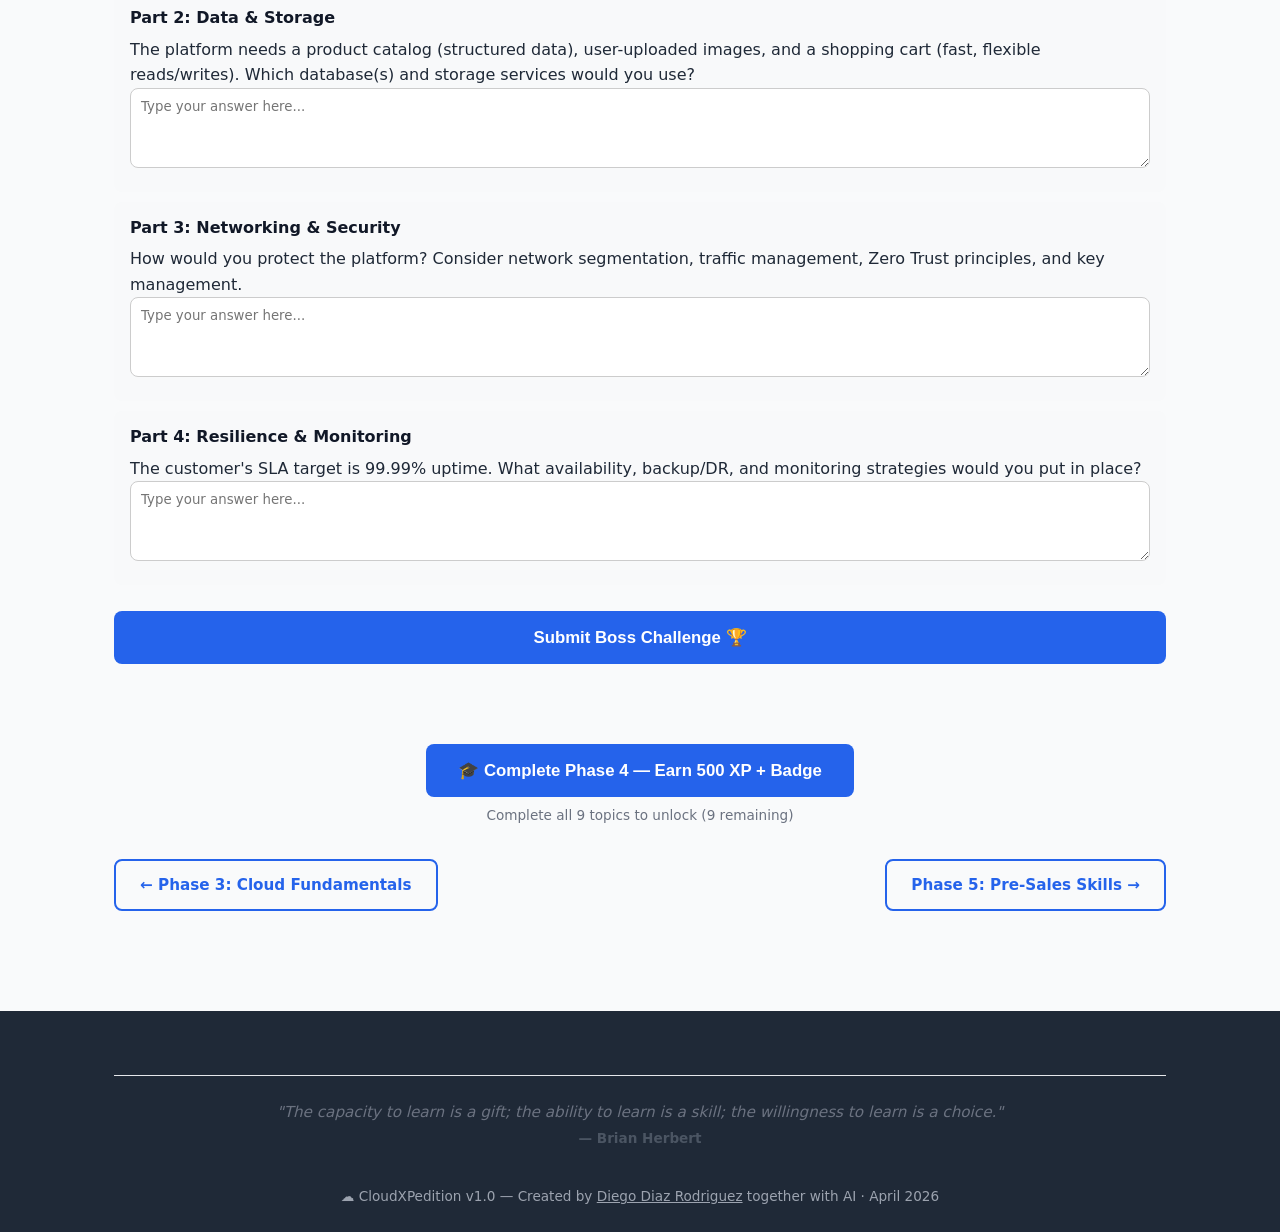
<file: phase4.html>
<!DOCTYPE html>
<html lang="en">
<head>
  <meta charset="UTF-8">
  <meta name="viewport" content="width=device-width, initial-scale=1.0">
  <title>Phase 4: Cloud Services Deep Dive ⚙️ — Cloud Pre-Sales Learning Path</title>
  <link rel="stylesheet" href="css/styles.css">
  <style>
    .topic-header { cursor: pointer; user-select: none; display: flex; align-items: center; justify-content: space-between; }
    .topic-header:hover { opacity: 0.85; }
    .topic-toggle { font-size: 1.3rem; transition: transform 0.2s; }
    .topic-toggle.open { transform: rotate(90deg); }
    .topic-content { display: none; padding-top: 12px; }
    .topic-content.visible { display: block; }
    .boss-part { background: var(--bg-light, #f8f9fa); border-radius: 8px; padding: 16px; margin: 10px 0; }
    .boss-part h4 { margin-bottom: 8px; }
    .boss-textarea { width: 100%; min-height: 80px; border-radius: 8px; border: 1px solid #ccc; padding: 10px; font-family: inherit; resize: vertical; }
    .boss-feedback { margin-top: 8px; padding: 10px; border-radius: 8px; display: none; }
    .phase-nav { display: flex; justify-content: space-between; margin-top: 32px; flex-wrap: wrap; gap: 12px; }
  </style>
</head>
<body>

<nav class="navbar">
  <div class="container">
    <a href="index.html" class="navbar-brand"><span>☁️</span> CloudXPedition</a>
    <div class="nav-links">
      <a href="index.html">Journey</a>
      <a href="assessment.html">Assessment</a>
      <a href="dashboard.html">Dashboard</a>
      <a href="resources.html">Resources</a>
    </div>
    <div class="header-xp">
      <span id="header-level" class="header-level">☁️ Cloud Rookie</span>
      <span id="header-xp-text">0 XP</span>
      <div class="header-xp-bar" role="progressbar" aria-valuenow="0" aria-valuemin="0" aria-valuemax="100" aria-label="XP progress"><div class="header-xp-fill" id="header-xp-fill" style="width:0%"></div></div>
      <span id="header-streak" class="header-streak"></span>
    </div>
  </div>
</nav>

<!-- Hero -->
<section class="hero">
  <div class="container">
    <h1>⚙️ Phase 4: Cloud Services Deep Dive</h1>
    <p>Master the core services that power every cloud solution — from compute and containers to security and disaster recovery.</p>
  </div>
</section>

<!-- Progress -->
<section class="section">
  <div class="container">
    <div class="progress-bar" role="progressbar" aria-valuenow="0" aria-valuemin="0" aria-valuemax="100" aria-label="Phase 4 completion progress">
      <div class="progress-fill" id="phase-progress-fill" style="width:0%"></div>
    </div>
    <div class="progress-label" id="phase-progress-label">0 of 9 topics completed</div>
  </div>
</section>

<!-- Topics -->
<section class="section">
  <div class="container">
    <h2 class="section-title">🗺️ Topics</h2>
    <p class="section-subtitle">Click any topic to expand it. Complete all 9 to unlock the Phase Boss Challenge.</p>

    <div class="topic-list" id="topic-list">

      <!-- 1. Cloud Compute -->
      <div class="topic-item" data-topic="cloud-compute">
        <div class="topic-header" onclick="toggleTopic('cloud-compute')">
          <div class="topic-info">
            <span class="topic-status" id="status-cloud-compute">⬜</span>
            <span class="topic-name">1. Cloud Compute Services</span>
            <span class="topic-xp">+50 XP</span>
          </div>
          <span class="topic-toggle" id="toggle-cloud-compute">▶</span>
        </div>
        <div class="topic-content" id="content-cloud-compute">
          <div class="analogy">
            🏠 <strong>Analogy:</strong> Think of <em>renting an apartment vs. booking a hotel room</em>. <strong>Virtual Machines</strong> are like long-term apartment leases — you get full control, but you handle the furniture and repairs. <strong>App Services</strong> are like hotel stays — someone else handles the maintenance; you just show up and work.
          </div>
          <p>Cloud compute is the engine behind every workload. <strong>Azure VMs</strong> (or AWS EC2) give you raw virtual hardware — full OS access, custom installs, total control. <strong>Azure App Service</strong> (or AWS Elastic Beanstalk) abstracts the infrastructure so you deploy code, not servers. Choose VMs when you need deep customization; choose managed services when you want speed and simplicity.</p>
          <div class="learning-card">
            <div class="learning-card-header">
              <span class="learning-card-badge">📚 Resources</span>
            </div>
            <div class="learning-card-section">
              <div class="resource-links">
                <a class="resource-link" href="https://www.youtube.com/results?search_query=Azure+VMs+Explained+John+Savill" target="_blank">🎬 Video — Azure VMs Explained by John Savill</a>
                <a class="resource-link" href="https://learn.microsoft.com/en-us/azure/architecture/guide/technology-choices/compute-decision-tree" target="_blank">📖 Article — Microsoft Learn: Compute Options</a>
              </div>
            </div>
          </div>
          <button class="btn btn-success btn-block" id="btn-cloud-compute" onclick="completeTopic('cloud-compute')">Mark as Complete ✅</button>
        </div>
      </div>

      <!-- 2. Containers & Kubernetes -->
      <div class="topic-item" data-topic="containers-kubernetes">
        <div class="topic-header" onclick="toggleTopic('containers-kubernetes')">
          <div class="topic-info">
            <span class="topic-status" id="status-containers-kubernetes">⬜</span>
            <span class="topic-name">2. Containers & Kubernetes</span>
            <span class="topic-xp">+50 XP</span>
          </div>
          <span class="topic-toggle" id="toggle-containers-kubernetes">▶</span>
        </div>
        <div class="topic-content" id="content-containers-kubernetes">
          <div class="analogy">
            🚢 <strong>Analogy:</strong> Imagine <em>shipping containers on a cargo ship</em>. Each container is standardized, portable, and isolated — it doesn't matter what's inside; it fits on any ship. That's Docker. Now picture a <strong>harbor master</strong> who decides which containers go on which ship, replaces damaged ones, and balances the load — that's <strong>Kubernetes</strong>.
          </div>
          <p>Containers package your app and all its dependencies into a single portable unit. Unlike VMs, they share the host OS kernel, making them lighter and faster to start. <strong>Docker</strong> is the standard for building containers. <strong>AKS</strong> (Azure Kubernetes Service) and <strong>EKS</strong> (AWS) orchestrate thousands of containers — handling scaling, healing, and load balancing automatically.</p>
          <div class="learning-card">
            <div class="learning-card-header">
              <span class="learning-card-badge">📚 Resources</span>
            </div>
            <div class="learning-card-section">
              <div class="resource-links">
                <a class="resource-link" href="https://www.youtube.com/results?search_query=Docker+in+100+Seconds+Fireship" target="_blank">🎬 Video — Docker in 100 Seconds by Fireship</a>
                <a class="resource-link" href="https://learn.microsoft.com/en-us/azure/containers/" target="_blank">📖 Article — Microsoft Learn: Introduction to Containers</a>
              </div>
            </div>
          </div>
          <button class="btn btn-success btn-block" id="btn-containers-kubernetes" onclick="completeTopic('containers-kubernetes')">Mark as Complete ✅</button>
        </div>
      </div>

      <!-- 3. Cloud Networking -->
      <div class="topic-item" data-topic="cloud-networking">
        <div class="topic-header" onclick="toggleTopic('cloud-networking')">
          <div class="topic-info">
            <span class="topic-status" id="status-cloud-networking">⬜</span>
            <span class="topic-name">3. Cloud Networking</span>
            <span class="topic-xp">+50 XP</span>
          </div>
          <span class="topic-toggle" id="toggle-cloud-networking">▶</span>
        </div>
        <div class="topic-content" id="content-cloud-networking">
          <div class="analogy">
            🛣️ <strong>Analogy:</strong> A <strong>VPN</strong> is like a <em>private tunnel through a public highway</em> — your data travels securely even over the open internet. A <strong>load balancer</strong> is like a <em>restaurant host</em> who distributes customers evenly across available tables so no single waiter is overwhelmed. <strong>ExpressRoute</strong> is a <em>private road built directly from your office to the cloud</em> — no public traffic at all.
          </div>
          <p>Cloud networking connects everything. <strong>Virtual Networks</strong> (VNets in Azure, VPCs in AWS) create isolated network spaces. <strong>NSGs</strong> act as firewalls controlling traffic. <strong>Load Balancers</strong> distribute requests across healthy instances. <strong>VPN Gateway</strong> creates encrypted tunnels to on-premises, while <strong>ExpressRoute/Direct Connect</strong> provides dedicated private connectivity for mission-critical workloads.</p>
          <div class="learning-card">
            <div class="learning-card-header">
              <span class="learning-card-badge">📚 Resources</span>
            </div>
            <div class="learning-card-section">
              <div class="resource-links">
                <a class="resource-link" href="https://www.youtube.com/results?search_query=Azure+Networking+John+Savill" target="_blank">🎬 Video — Azure Networking by John Savill</a>
                <a class="resource-link" href="https://learn.microsoft.com/en-us/azure/networking/fundamentals/networking-overview" target="_blank">📖 Article — Microsoft Learn: Azure Networking</a>
              </div>
            </div>
          </div>
          <button class="btn btn-success btn-block" id="btn-cloud-networking" onclick="completeTopic('cloud-networking')">Mark as Complete ✅</button>
        </div>
      </div>

      <!-- 4. Cloud Storage -->
      <div class="topic-item" data-topic="cloud-storage">
        <div class="topic-header" onclick="toggleTopic('cloud-storage')">
          <div class="topic-info">
            <span class="topic-status" id="status-cloud-storage">⬜</span>
            <span class="topic-name">4. Cloud Storage Services</span>
            <span class="topic-xp">+50 XP</span>
          </div>
          <span class="topic-toggle" id="toggle-cloud-storage">▶</span>
        </div>
        <div class="topic-content" id="content-cloud-storage">
          <div class="analogy">
            🏭 <strong>Analogy:</strong> Cloud storage is like a <em>massive warehouse</em>. You pay based on how much space you use and how often you access your stuff. <strong>Hot tier</strong> is the front shelf — instant access, higher rent. <strong>Cool tier</strong> is the back room — cheaper, but takes a moment to grab. <strong>Archive tier</strong> is off-site deep storage — very cheap, but retrieval takes hours.
          </div>
          <p><strong>Azure Blob Storage</strong> (or AWS S3) stores unstructured data — images, backups, logs — at massive scale. <strong>Managed Disks</strong> attach directly to VMs like virtual hard drives. <strong>Azure Files</strong> offers SMB file shares in the cloud. Understanding <strong>access tiers</strong> (hot, cool, archive) is key to optimizing storage costs for customers.</p>
          <div class="learning-card">
            <div class="learning-card-header">
              <span class="learning-card-badge">📚 Resources</span>
            </div>
            <div class="learning-card-section">
              <div class="resource-links">
                <a class="resource-link" href="https://www.youtube.com/results?search_query=Azure+Storage+Explained+John+Savill" target="_blank">🎬 Video — Azure Storage Explained by John Savill</a>
                <a class="resource-link" href="https://learn.microsoft.com/en-us/azure/storage/common/storage-introduction" target="_blank">📖 Article — Microsoft Learn: Storage Services</a>
              </div>
            </div>
          </div>
          <button class="btn btn-success btn-block" id="btn-cloud-storage" onclick="completeTopic('cloud-storage')">Mark as Complete ✅</button>
        </div>
      </div>

      <!-- 5. Cloud Databases -->
      <div class="topic-item" data-topic="cloud-databases">
        <div class="topic-header" onclick="toggleTopic('cloud-databases')">
          <div class="topic-info">
            <span class="topic-status" id="status-cloud-databases">⬜</span>
            <span class="topic-name">5. Cloud Database Services</span>
            <span class="topic-xp">+50 XP</span>
          </div>
          <span class="topic-toggle" id="toggle-cloud-databases">▶</span>
        </div>
        <div class="topic-content" id="content-cloud-databases">
          <div class="analogy">
            📚 <strong>Analogy:</strong> Think of a <em>library</em>. <strong>SQL databases</strong> are like a well-organized card catalog — every book has a fixed place, and you search by exact categories. <strong>NoSQL databases</strong> are like a free-form notebook — each page can look completely different, which gives you flexibility but less structure.
          </div>
          <p><strong>Azure SQL</strong> and <strong>AWS RDS</strong> provide managed relational databases — patching, backups, and HA built in. <strong>Cosmos DB</strong> and <strong>DynamoDB</strong> handle NoSQL workloads with global distribution and flexible schemas. The key pre-sales question: does the customer's data have a fixed structure (→ SQL) or does it vary wildly (→ NoSQL)? Managed services eliminate the "database admin at 3 AM" problem.</p>
          <div class="learning-card">
            <div class="learning-card-header">
              <span class="learning-card-badge">📚 Resources</span>
            </div>
            <div class="learning-card-section">
              <div class="resource-links">
                <a class="resource-link" href="https://www.youtube.com/results?search_query=SQL+vs+NoSQL+Fireship" target="_blank">🎬 Video — SQL vs NoSQL by Fireship</a>
                <a class="resource-link" href="https://learn.microsoft.com/en-us/azure/architecture/guide/technology-choices/data-store-overview" target="_blank">📖 Article — Microsoft Learn: Database Options</a>
              </div>
            </div>
          </div>
          <button class="btn btn-success btn-block" id="btn-cloud-databases" onclick="completeTopic('cloud-databases')">Mark as Complete ✅</button>
        </div>
      </div>

      <!-- 6. Backup & DR -->
      <div class="topic-item" data-topic="backup-dr">
        <div class="topic-header" onclick="toggleTopic('backup-dr')">
          <div class="topic-info">
            <span class="topic-status" id="status-backup-dr">⬜</span>
            <span class="topic-name">6. Backup & Disaster Recovery</span>
            <span class="topic-xp">+50 XP</span>
          </div>
          <span class="topic-toggle" id="toggle-backup-dr">▶</span>
        </div>
        <div class="topic-content" id="content-backup-dr">
          <div class="analogy">
            📓 <strong>Analogy:</strong> Imagine your notebook is destroyed. <strong>RPO (Recovery Point Objective)</strong> answers: <em>"When was the last photocopy?"</em> — how much work can you afford to lose? <strong>RTO (Recovery Time Objective)</strong> answers: <em>"How fast can you get a new notebook and rewrite?"</em> — how long can the business be down?
          </div>
          <p><strong>Azure Backup</strong> provides automated, policy-driven backups for VMs, databases, and files. <strong>Azure Site Recovery (ASR)</strong> replicates entire workloads to a secondary region for disaster recovery. <strong>Cross-region replication</strong> ensures data survives even regional outages. When talking to customers, RPO and RTO are the two magic numbers that shape every DR strategy and its cost.</p>
          <div class="learning-card">
            <div class="learning-card-header">
              <span class="learning-card-badge">📚 Resources</span>
            </div>
            <div class="learning-card-section">
              <div class="resource-links">
                <a class="resource-link" href="https://www.youtube.com/results?search_query=Disaster+Recovery+in+Azure+John+Savill" target="_blank">🎬 Video — Disaster Recovery in Azure by John Savill</a>
                <a class="resource-link" href="https://learn.microsoft.com/en-us/azure/reliability/business-continuity-management-program" target="_blank">📖 Article — Microsoft Learn: Business Continuity</a>
              </div>
            </div>
          </div>
          <button class="btn btn-success btn-block" id="btn-backup-dr" onclick="completeTopic('backup-dr')">Mark as Complete ✅</button>
        </div>
      </div>

      <!-- 7. High Availability & SLAs -->
      <div class="topic-item" data-topic="high-availability">
        <div class="topic-header" onclick="toggleTopic('high-availability')">
          <div class="topic-info">
            <span class="topic-status" id="status-high-availability">⬜</span>
            <span class="topic-name">7. High Availability & SLAs</span>
            <span class="topic-xp">+50 XP</span>
          </div>
          <span class="topic-toggle" id="toggle-high-availability">▶</span>
        </div>
        <div class="topic-content" id="content-high-availability">
          <div class="analogy">
            🍽️ <strong>Analogy:</strong> Think of a <em>restaurant chain</em>. If one kitchen catches fire, the other locations keep serving customers. That's <strong>high availability</strong> — redundancy across locations so a single failure doesn't bring everything down. The SLA is the restaurant's promise: "We guarantee 99.99% of your orders will be served on time."
          </div>
          <p><strong>Availability Zones</strong> are physically separate datacenters within an Azure region — your app runs in multiple zones so one datacenter failure doesn't cause downtime. SLA tiers matter: <strong>99.9%</strong> allows ~8.7 hours of downtime/year; <strong>99.99%</strong> allows only ~52 minutes/year. In pre-sales, helping customers understand the cost vs. uptime tradeoff is a huge value-add.</p>
          <div class="learning-card">
            <div class="learning-card-header">
              <span class="learning-card-badge">📚 Resources</span>
            </div>
            <div class="learning-card-section">
              <div class="resource-links">
                <a class="resource-link" href="https://www.youtube.com/results?search_query=Azure+Availability+Zones+John+Savill" target="_blank">🎬 Video — Azure Availability Zones by John Savill</a>
                <a class="resource-link" href="https://www.microsoft.com/licensing/docs/view/Service-Level-Agreements-SLA-for-Online-Services" target="_blank">📖 Article — Microsoft: Azure SLAs</a>
              </div>
            </div>
          </div>
          <button class="btn btn-success btn-block" id="btn-high-availability" onclick="completeTopic('high-availability')">Mark as Complete ✅</button>
        </div>
      </div>

      <!-- 8. Monitoring & Observability -->
      <div class="topic-item" data-topic="monitoring-observability">
        <div class="topic-header" onclick="toggleTopic('monitoring-observability')">
          <div class="topic-info">
            <span class="topic-status" id="status-monitoring-observability">⬜</span>
            <span class="topic-name">8. Monitoring & Observability</span>
            <span class="topic-xp">+50 XP</span>
          </div>
          <span class="topic-toggle" id="toggle-monitoring-observability">▶</span>
        </div>
        <div class="topic-content" id="content-monitoring-observability">
          <div class="analogy">
            🚗 <strong>Analogy:</strong> Think of the <em>dashboard instruments in a car</em>. You have a speedometer, fuel gauge, and warning lights. A check-engine light comes on <strong>before</strong> you break down — that's monitoring. <strong>Observability</strong> goes deeper: it's like having a mechanic's diagnostic tool that tells you exactly <em>which</em> part is failing and <em>why</em>.
          </div>
          <p><strong>Azure Monitor</strong> is the central hub for metrics and logs. <strong>Log Analytics</strong> lets you query logs with KQL. <strong>Application Insights</strong> tracks app performance — response times, failures, dependencies. <strong>Alerts</strong> notify your team before users even notice problems. For pre-sales, monitoring is how you prove the cloud is working and catch issues before they become outages.</p>
          <div class="learning-card">
            <div class="learning-card-header">
              <span class="learning-card-badge">📚 Resources</span>
            </div>
            <div class="learning-card-section">
              <div class="resource-links">
                <a class="resource-link" href="https://www.youtube.com/results?search_query=Azure+Monitor+John+Savill" target="_blank">🎬 Video — Azure Monitor by John Savill</a>
                <a class="resource-link" href="https://learn.microsoft.com/en-us/azure/azure-monitor/overview" target="_blank">📖 Article — Microsoft Learn: Monitoring Overview</a>
              </div>
            </div>
          </div>
          <button class="btn btn-success btn-block" id="btn-monitoring-observability" onclick="completeTopic('monitoring-observability')">Mark as Complete ✅</button>
        </div>
      </div>

      <!-- 9. Security & Zero Trust -->
      <div class="topic-item" data-topic="security-zerotrust">
        <div class="topic-header" onclick="toggleTopic('security-zerotrust')">
          <div class="topic-info">
            <span class="topic-status" id="status-security-zerotrust">⬜</span>
            <span class="topic-name">9. Cloud Security & Zero Trust</span>
            <span class="topic-xp">+50 XP</span>
          </div>
          <span class="topic-toggle" id="toggle-security-zerotrust">▶</span>
        </div>
        <div class="topic-content" id="content-security-zerotrust">
          <div class="analogy">
            ✈️ <strong>Analogy:</strong> Think of <em>airport security</em>. Even after you pass the main checkpoint and you're inside the terminal, you still get checked at <strong>every gate</strong> before boarding. That's <strong>Zero Trust</strong> — never assume someone is safe just because they're "inside" the network. Verify explicitly, every time.
          </div>
          <p>Zero Trust follows three principles: <strong>verify explicitly</strong>, <strong>use least-privilege access</strong>, and <strong>assume breach</strong>. <strong>Azure Key Vault</strong> stores secrets and certificates securely. <strong>IAM policies</strong> and <strong>RBAC</strong> control who can do what. <strong>Conditional Access</strong> adds context-aware rules (e.g., block sign-ins from risky locations). In pre-sales, security is never optional — it's the foundation of every cloud conversation.</p>
          <div class="learning-card">
            <div class="learning-card-header">
              <span class="learning-card-badge">📚 Resources</span>
            </div>
            <div class="learning-card-section">
              <div class="resource-links">
                <a class="resource-link" href="https://www.youtube.com/results?search_query=Zero+Trust+Explained+Microsoft" target="_blank">🎬 Video — Zero Trust Explained by Microsoft</a>
                <a class="resource-link" href="https://www.microsoft.com/en-us/security/business/zero-trust" target="_blank">📖 Article — Microsoft: Zero Trust Architecture</a>
              </div>
            </div>
          </div>
          <button class="btn btn-success btn-block" id="btn-security-zerotrust" onclick="completeTopic('security-zerotrust')">Mark as Complete ✅</button>
        </div>
      </div>

    </div><!-- /topic-list -->
  </div>
</section>

<!-- Knowledge Check -->
<section class="section">
  <div class="container">
    <h2 class="section-title">🧠 Knowledge Check</h2>
    <p class="section-subtitle">Test your understanding with these scenario-based questions.</p>

    <!-- Question 1 -->
    <div class="check-container" id="check-p4-check-1">
      <h3>Question 1: Choosing the Right Compute</h3>
      <p>A customer has a legacy .NET application that requires specific Windows registry settings and a custom driver. They cannot modify the application code. Which compute option is the best fit?</p>
      <div class="check-option" onclick="checkAnswer('p4-check-1', this, false)">A) Azure App Service — it's fully managed and easiest to deploy</div>
      <div class="check-option" onclick="checkAnswer('p4-check-1', this, true)">B) Azure Virtual Machine — full OS control for custom drivers and registry</div>
      <div class="check-option" onclick="checkAnswer('p4-check-1', this, false)">C) Azure Kubernetes Service — containers are always better than VMs</div>
      <div class="check-option" onclick="checkAnswer('p4-check-1', this, false)">D) Azure Functions — serverless is the most cost-effective option</div>
      <div class="check-feedback" id="feedback-p4-check-1"></div>
    </div>

    <!-- Question 2 -->
    <div class="check-container" id="check-p4-check-2">
      <h3>Question 2: Storage Tier Strategy</h3>
      <p>A media company stores video files. New videos are accessed frequently for 30 days, occasionally for the next 6 months, and rarely after that but must be retained for 7 years. Which storage tier strategy minimizes costs?</p>
      <div class="check-option" onclick="checkAnswer('p4-check-2', this, false)">A) Keep everything in Hot tier for fastest access</div>
      <div class="check-option" onclick="checkAnswer('p4-check-2', this, false)">B) Put everything in Archive tier to save money</div>
      <div class="check-option" onclick="checkAnswer('p4-check-2', this, true)">C) Hot for 30 days → Cool for 6 months → Archive for long-term retention</div>
      <div class="check-option" onclick="checkAnswer('p4-check-2', this, false)">D) Use only managed disks attached to a VM for all storage</div>
      <div class="check-feedback" id="feedback-p4-check-2"></div>
    </div>

    <!-- Question 3 -->
    <div class="check-container" id="check-p4-check-3">
      <h3>Question 3: Disaster Recovery Design</h3>
      <p>A financial services company needs RPO of 5 minutes and RTO of 1 hour. Which combination of services best meets these requirements?</p>
      <div class="check-option" onclick="checkAnswer('p4-check-3', this, false)">A) Daily Azure Backup only — simple and cheap</div>
      <div class="check-option" onclick="checkAnswer('p4-check-3', this, false)">B) Manual VM snapshots taken weekly by an admin</div>
      <div class="check-option" onclick="checkAnswer('p4-check-3', this, true)">C) Azure Site Recovery with continuous replication + geo-redundant database backups</div>
      <div class="check-option" onclick="checkAnswer('p4-check-3', this, false)">D) A single VM in one availability zone with local backups</div>
      <div class="check-feedback" id="feedback-p4-check-3"></div>
    </div>
  </div>
</section>

<!-- Boss Challenge -->
<section class="section">
  <div class="container">
    <h2 class="section-title">🏆 Phase Boss: The Resilient Architecture Challenge</h2>
    <p class="section-subtitle">A customer wants a highly available e-commerce platform. Design the architecture across all the services you've learned. Answer each part below.</p>

    <div id="boss-challenge">
      <div class="boss-part">
        <h4>Part 1: Compute & Containers</h4>
        <p>The e-commerce front-end needs to scale during flash sales (10× traffic spikes). Would you recommend VMs, App Service, or containers with Kubernetes? Explain your reasoning.</p>
        <textarea class="boss-textarea" id="boss-answer-1" placeholder="Type your answer here..."></textarea>
      </div>
      <div class="boss-part">
        <h4>Part 2: Data & Storage</h4>
        <p>The platform needs a product catalog (structured data), user-uploaded images, and a shopping cart (fast, flexible reads/writes). Which database(s) and storage services would you use?</p>
        <textarea class="boss-textarea" id="boss-answer-2" placeholder="Type your answer here..."></textarea>
      </div>
      <div class="boss-part">
        <h4>Part 3: Networking & Security</h4>
        <p>How would you protect the platform? Consider network segmentation, traffic management, Zero Trust principles, and key management.</p>
        <textarea class="boss-textarea" id="boss-answer-3" placeholder="Type your answer here..."></textarea>
      </div>
      <div class="boss-part">
        <h4>Part 4: Resilience & Monitoring</h4>
        <p>The customer's SLA target is 99.99% uptime. What availability, backup/DR, and monitoring strategies would you put in place?</p>
        <textarea class="boss-textarea" id="boss-answer-4" placeholder="Type your answer here..."></textarea>
      </div>

      <div id="boss-feedback" class="boss-feedback"></div>
      <button class="btn btn-primary btn-lg btn-block" id="btn-boss" onclick="submitBoss()" style="margin-top:16px;">Submit Boss Challenge 🏆</button>
    </div>
  </div>
</section>

<!-- Complete Phase -->
<section class="section">
  <div class="container" style="text-align:center;">
    <button class="btn btn-primary btn-lg" id="btn-complete-phase" onclick="completePhase()" disabled>
      🎓 Complete Phase 4 — Earn 500 XP + Badge
    </button>
    <p id="complete-phase-hint" style="color:var(--gray-500);font-size:0.85rem;margin-top:8px;">Complete all 9 topics to unlock</p>
    <p id="phase-complete-msg" style="margin-top:12px; display:none; color:green; font-weight:bold;">✅ Phase 4 Complete! You've earned the Cloud Services Deep Dive badge!</p>

    <div class="phase-nav">
      <a href="phase3.html" class="btn btn-outline">← Phase 3: Cloud Fundamentals</a>
      <a href="phase5.html" class="btn btn-outline">Phase 5: Pre-Sales Skills →</a>
    </div>
  </div>
</section>

<footer class="footer">
  <div class="container">
    <p id="motivational-quote" class="motivational-quote"></p>
    <p style="margin-top:12px;">☁️ CloudXPedition v1.0 — Created by <a href="https://github.com/Diaz506" style="color:inherit;text-decoration:underline;">Diego Diaz Rodriguez</a> together with AI · April 2026</p>
  </div>
</footer>

<script src="js/game-engine.js"></script>
<script>
(function() {
  const PHASE = 4;
  const TOPICS = [
    'cloud-compute', 'containers-kubernetes', 'cloud-networking',
    'cloud-storage', 'cloud-databases', 'backup-dr',
    'high-availability', 'monitoring-observability', 'security-zerotrust'
  ];
  const CHECKS = ['p4-check-1', 'p4-check-2', 'p4-check-3'];

  let bossAttempted = false;

  // Toggle topic expand/collapse
  window.toggleTopic = function(topicId) {
    var content = document.getElementById('content-' + topicId);
    var toggle = document.getElementById('toggle-' + topicId);
    if (content.classList.contains('visible')) {
      content.classList.remove('visible');
      toggle.classList.remove('open');
    } else {
      content.classList.add('visible');
      toggle.classList.add('open');
    }
  };

  // Complete a topic
  window.completeTopic = function(topicId) {
    GameEngine.completeTopic(PHASE, topicId);
    markTopicDone(topicId);
    updateProgress();
  };

  function markTopicDone(topicId) {
    var status = document.getElementById('status-' + topicId);
    if (status) status.textContent = '✅';
    var btn = document.getElementById('btn-' + topicId);
    if (btn) {
      btn.textContent = '✅ Completed';
      btn.disabled = true;
      btn.classList.remove('btn-success');
      btn.classList.add('btn-outline');
    }
  }

  function updateProgress() {
    var completed = TOPICS.filter(function(t) { return GameEngine.isTopicCompleted(t); });
    var count = completed.length;
    var pct = Math.round((count / TOPICS.length) * 100);
    document.getElementById('phase-progress-fill').style.width = pct + '%';
    document.querySelector('.progress-bar').setAttribute('aria-valuenow', pct);
    document.getElementById('phase-progress-label').textContent = count + ' of ' + TOPICS.length + ' topics completed';

    var btn = document.getElementById('btn-complete-phase');
    var hint = document.getElementById('complete-phase-hint');
    if (GameEngine.isPhaseCompleted(4)) {
      btn.disabled = true;
      btn.textContent = '✅ Phase 4 Completed!';
      hint.textContent = "You've earned the Cloud Services Deep Dive badge!";
    } else if (count === TOPICS.length) {
      btn.disabled = false;
      hint.textContent = 'All topics done — claim your badge!';
    } else {
      btn.disabled = true;
      hint.textContent = 'Complete all ' + TOPICS.length + ' topics to unlock (' + (TOPICS.length - count) + ' remaining)';
    }
  }

  // Knowledge check
  window.checkAnswer = function(checkId, el, correct) {
    if (GameEngine.isCheckCompleted(checkId)) return;
    var feedback = document.getElementById('feedback-' + checkId);
    feedback.style.display = 'block';
    if (correct) {
      feedback.textContent = '✅ Correct! Well done.';
      feedback.style.background = '#d4edda';
      feedback.style.color = '#155724';
      el.style.background = '#d4edda';
      GameEngine.completeCheck(checkId);
      disableCheckOptions(checkId);
    } else {
      feedback.style.background = '#f8d7da';
      feedback.style.color = '#721c24';
      el.style.background = '#f8d7da';
      if (checkId === 'p4-check-1') {
        feedback.textContent = '❌ Not quite. The app needs custom drivers and registry settings — only a VM gives full OS-level control.';
      } else if (checkId === 'p4-check-2') {
        feedback.textContent = '❌ Not quite. A lifecycle policy moving data through Hot → Cool → Archive matches the access pattern and minimizes cost.';
      } else {
        feedback.textContent = '❌ Not quite. With a 5-minute RPO and 1-hour RTO, you need continuous replication (ASR) plus geo-redundant backups — manual or infrequent backups won\'t meet the requirement.';
      }
    }
  };

  function disableCheckOptions(checkId) {
    var container = document.getElementById('check-' + checkId);
    var options = container.querySelectorAll('.check-option');
    options.forEach(function(opt) { opt.style.pointerEvents = 'none'; });
  }

  // Boss Challenge
  window.submitBoss = function() {
    var answers = [
      document.getElementById('boss-answer-1').value.trim(),
      document.getElementById('boss-answer-2').value.trim(),
      document.getElementById('boss-answer-3').value.trim(),
      document.getElementById('boss-answer-4').value.trim()
    ];

    var feedback = document.getElementById('boss-feedback');
    feedback.style.display = 'block';

    var filled = answers.filter(function(a) { return a.length > 20; }).length;
    if (filled < 4) {
      feedback.style.background = '#f8d7da';
      feedback.style.color = '#721c24';
      feedback.innerHTML = '❌ Please provide a thoughtful answer (more than 20 characters) for each part before submitting.';
      return;
    }

    var firstTry = !bossAttempted;
    bossAttempted = true;

    feedback.style.background = '#d4edda';
    feedback.style.color = '#155724';
    feedback.innerHTML = '🏆 <strong>Boss Defeated!</strong> Great architecture design! Here are key points:<br>' +
      '<strong>Compute:</strong> AKS or App Service with autoscaling handles traffic spikes; containers offer portability.<br>' +
      '<strong>Data:</strong> Azure SQL for structured catalog, Cosmos DB for cart (low-latency), Blob Storage for images.<br>' +
      '<strong>Security:</strong> VNet segmentation, NSGs, Key Vault for secrets, RBAC, conditional access — Zero Trust throughout.<br>' +
      '<strong>Resilience:</strong> Multi-zone deployment, ASR for DR, Azure Monitor + Application Insights, geo-redundant backups for 99.99% SLA.';

    GameEngine.completeBoss(PHASE, firstTry);
    document.getElementById('btn-boss').disabled = true;
    document.getElementById('btn-boss').textContent = '✅ Boss Defeated!';
  };

  // Complete phase
  window.completePhase = function() {
    GameEngine.completePhase(PHASE);
    document.getElementById('btn-complete-phase').disabled = true;
    document.getElementById('btn-complete-phase').textContent = '✅ Phase 4 Completed!';
    document.getElementById('phase-complete-msg').style.display = 'block';
  };

  // Restore state on load
  function restoreState() {
    // Topics
    TOPICS.forEach(function(t) {
      if (GameEngine.isTopicCompleted(t)) markTopicDone(t);
    });
    updateProgress();

    // Checks
    CHECKS.forEach(function(c) {
      if (GameEngine.isCheckCompleted(c)) {
        var feedback = document.getElementById('feedback-' + c);
        feedback.style.display = 'block';
        feedback.textContent = '✅ Correct! Well done.';
        feedback.style.background = '#d4edda';
        feedback.style.color = '#155724';
        disableCheckOptions(c);
      }
    });

    // Phase
    if (GameEngine.isPhaseCompleted(PHASE)) {
      document.getElementById('btn-complete-phase').disabled = true;
      document.getElementById('btn-complete-phase').textContent = '✅ Phase 4 Completed!';
      document.getElementById('phase-complete-msg').style.display = 'block';
    }

    if (typeof GameEngine.updateHeaderUI === 'function') {
      GameEngine.updateHeaderUI();
    }
  }

  document.addEventListener('DOMContentLoaded', restoreState);
})();
</script>

</body>
</html>
</file>
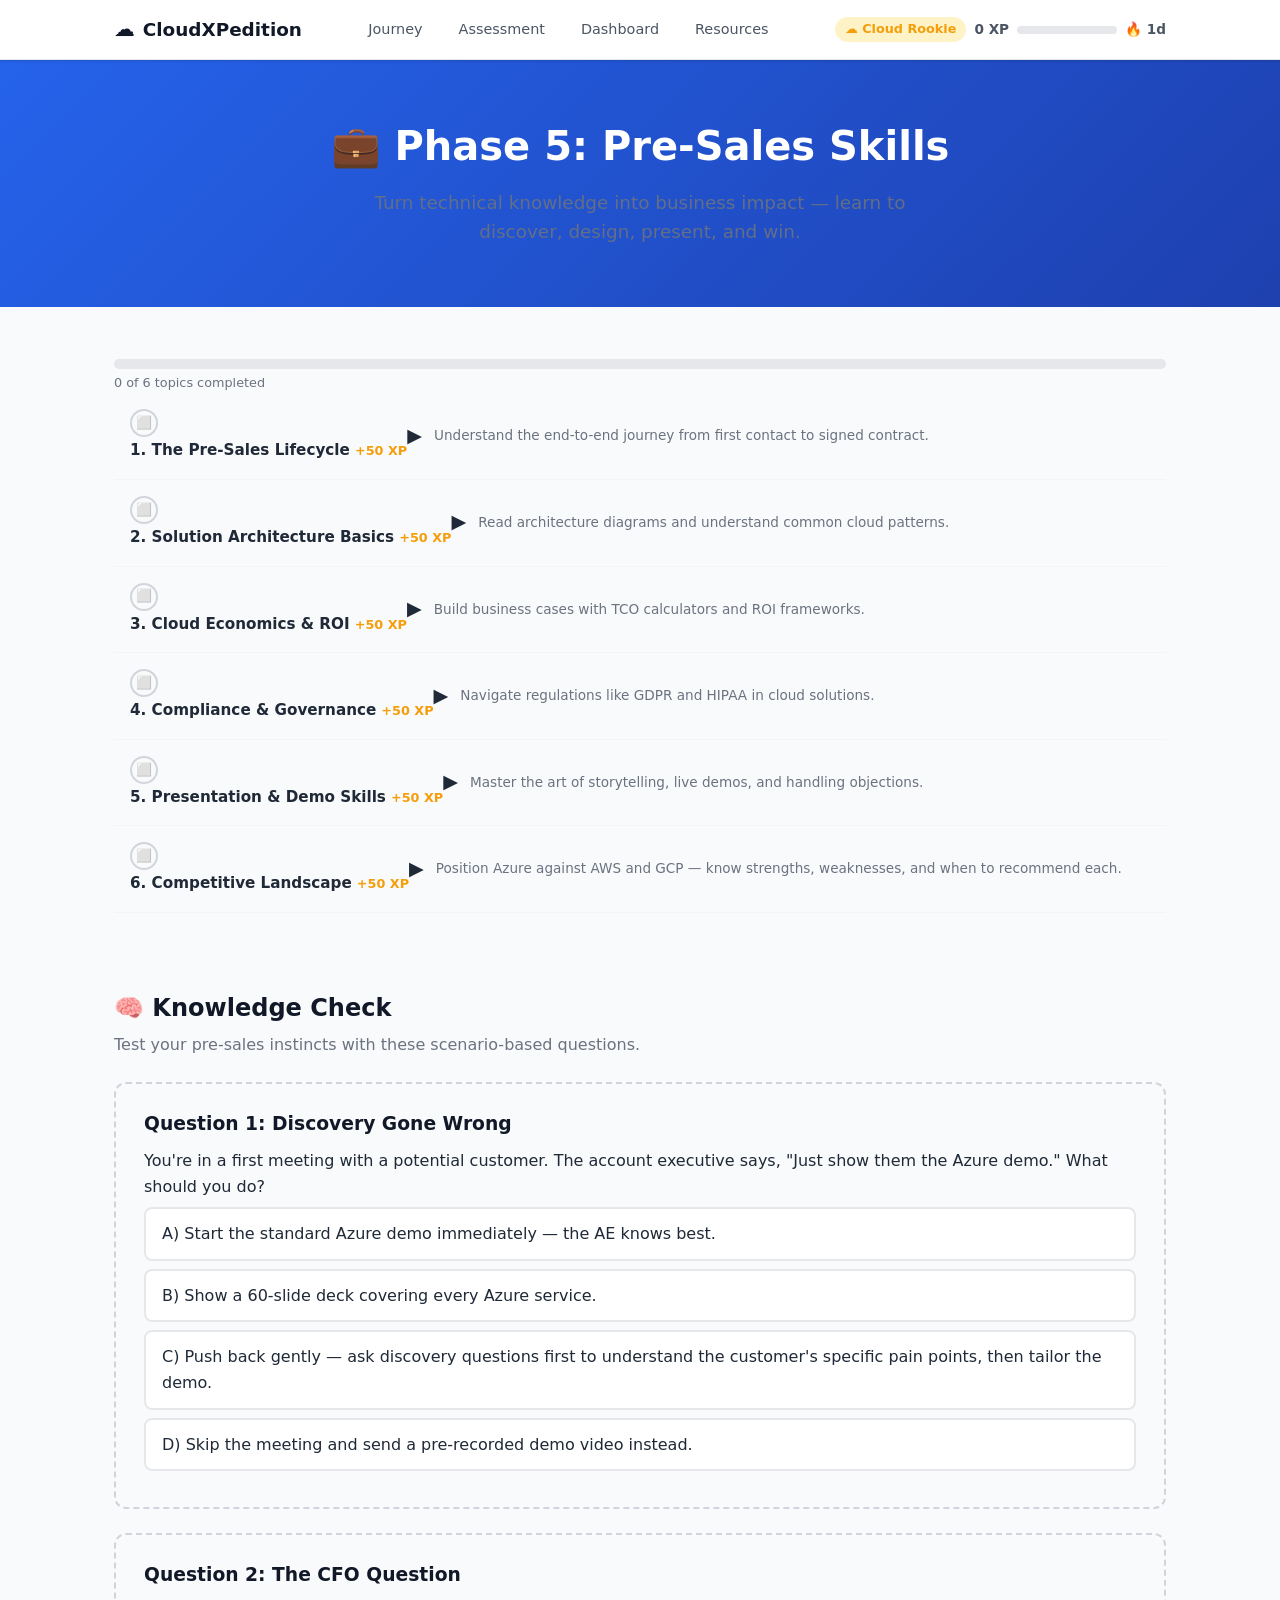
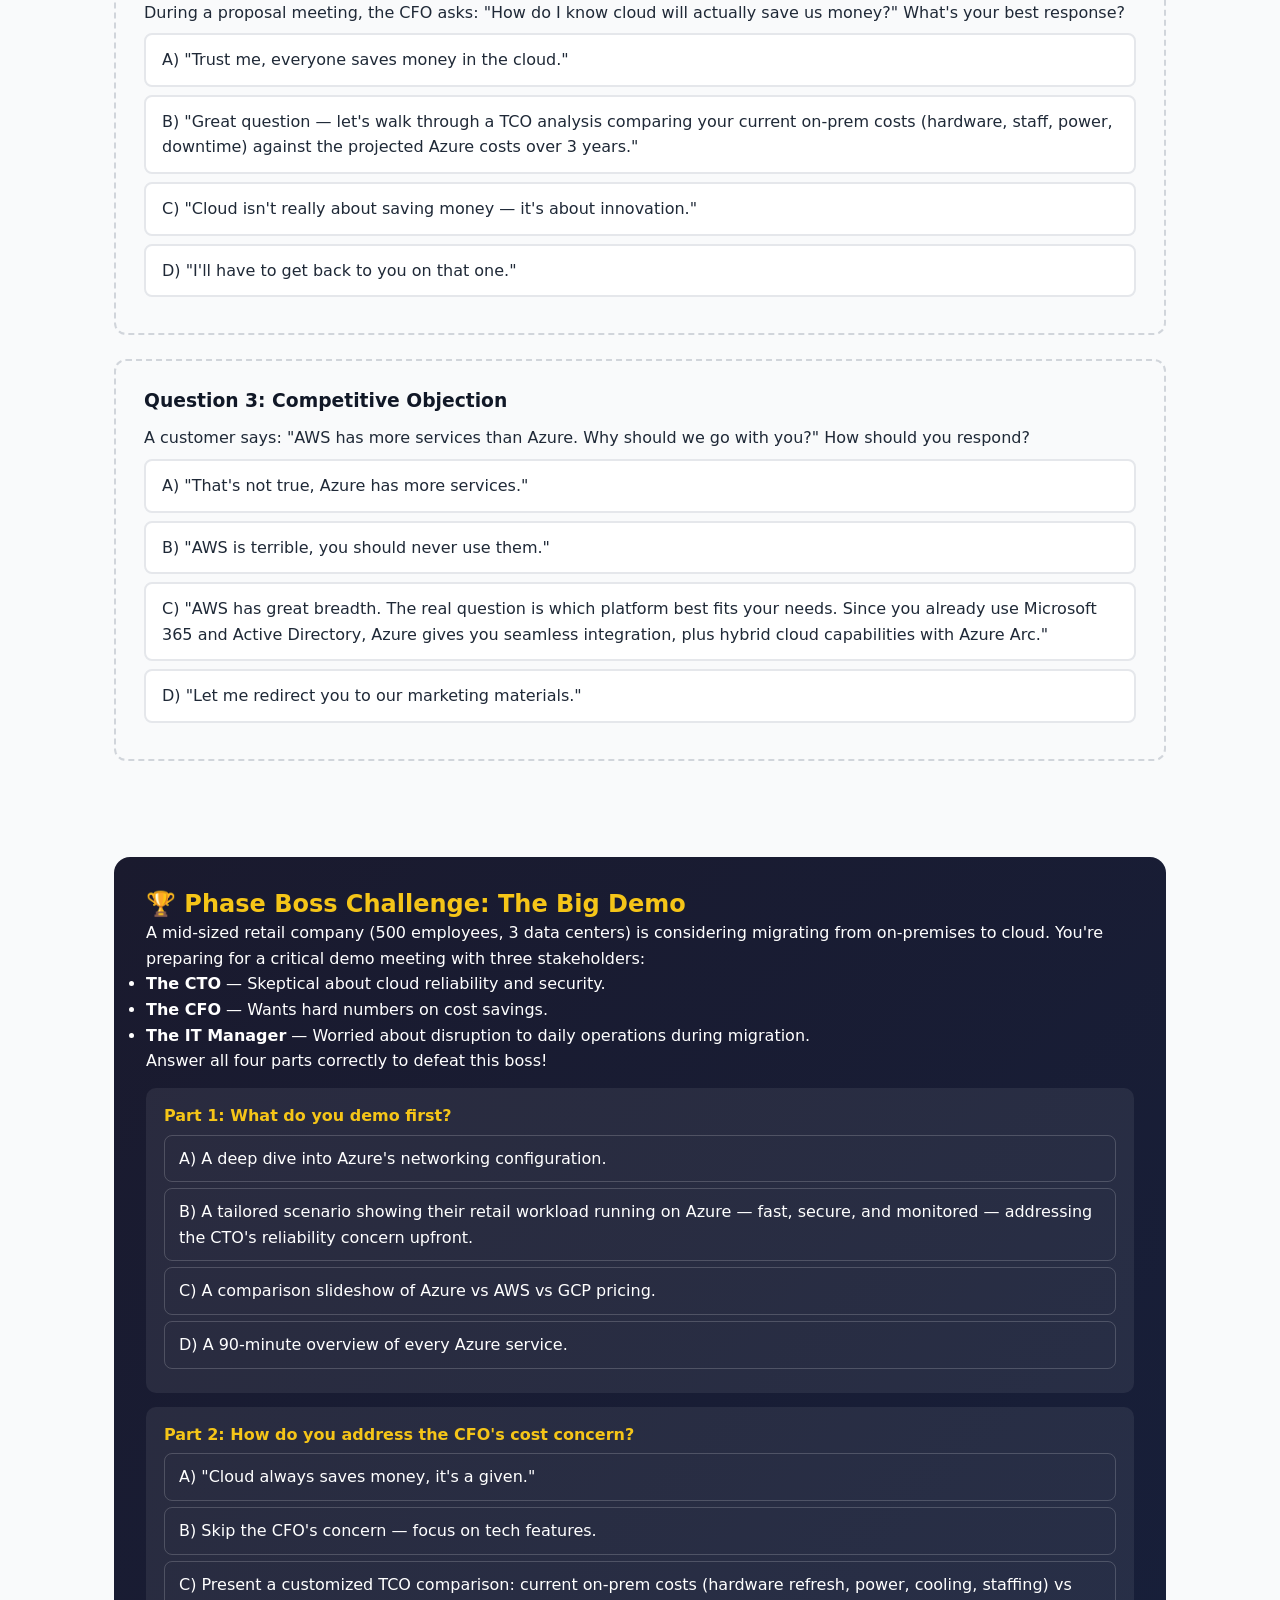
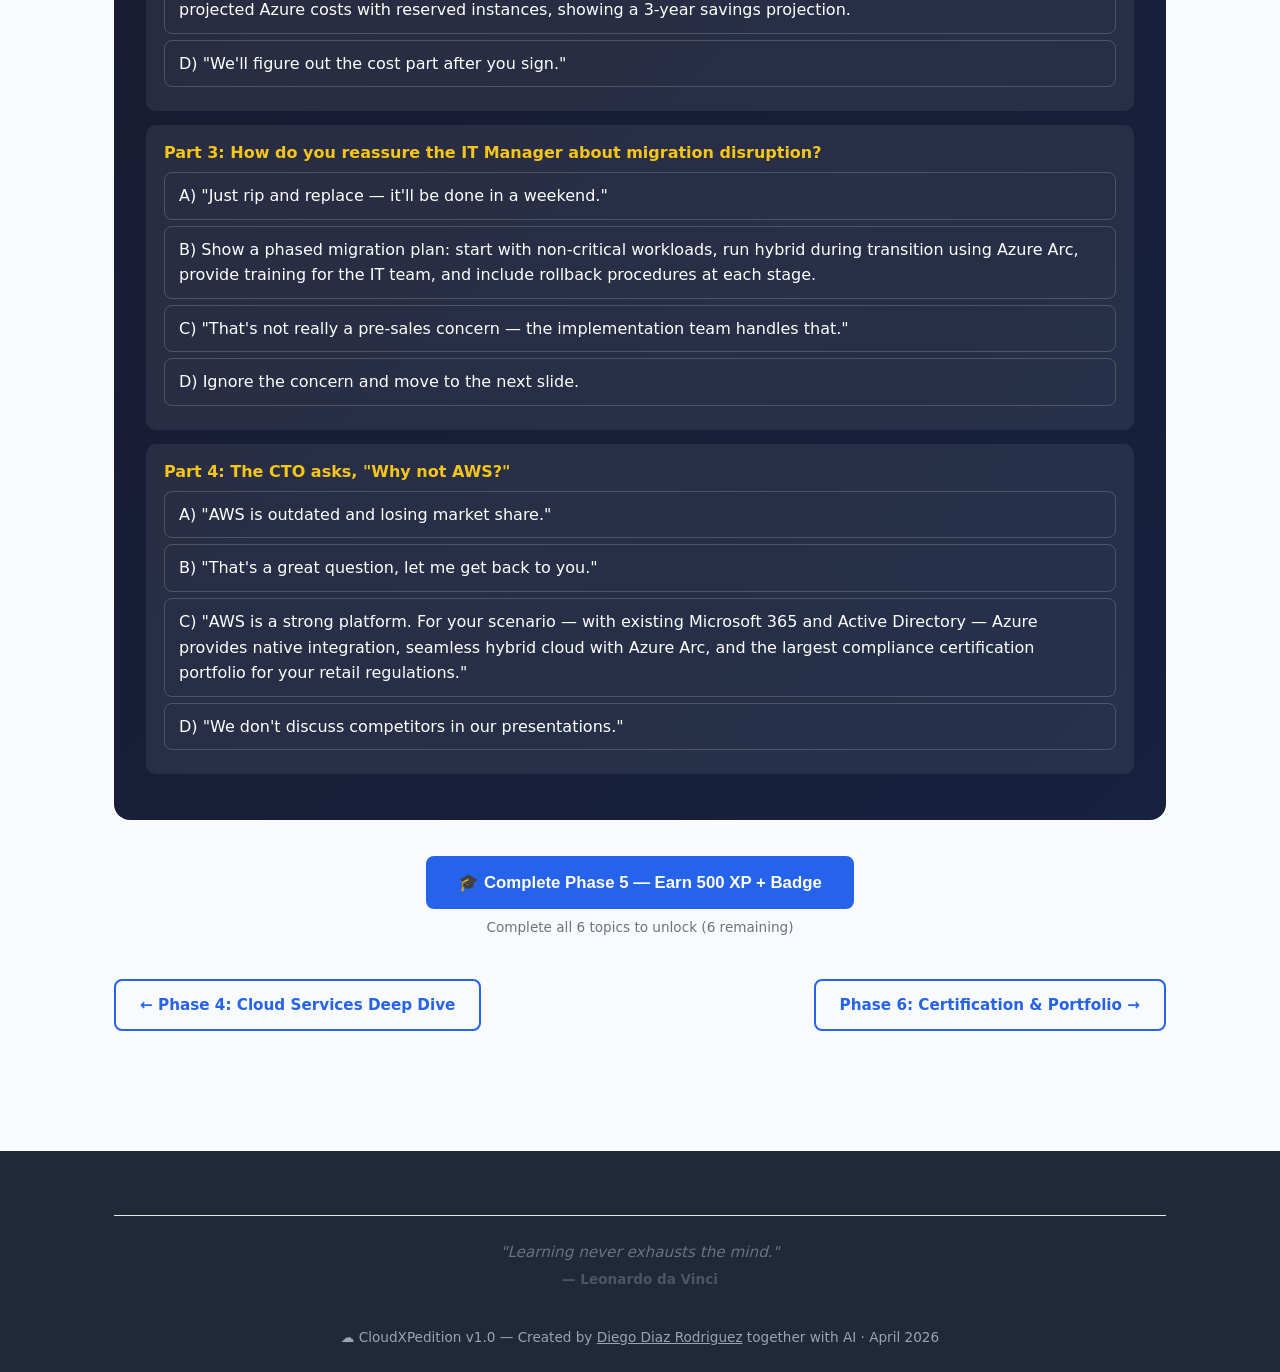
<file: phase5.html>
<!DOCTYPE html>
<html lang="en">
<head>
  <meta charset="UTF-8">
  <meta name="viewport" content="width=device-width, initial-scale=1.0">
  <title>Phase 5: Pre-Sales Skills 💼 — Cloud Pre-Sales Learning Path</title>
  <link rel="stylesheet" href="css/styles.css">
  <style>
    .topic-header { cursor: pointer; user-select: none; display: flex; align-items: center; justify-content: space-between; }
    .topic-header .toggle-icon { transition: transform 0.2s; font-size: 1.2em; }
    .topic-header .toggle-icon.open { transform: rotate(90deg); }
    .topic-content { display: none; padding-top: 12px; }
    .topic-content.open { display: block; }
    .boss-section { background: linear-gradient(135deg, #1a1a2e 0%, #16213e 100%); color: #fff; border-radius: 16px; padding: 32px; margin-top: 32px; }
    .boss-section h2 { color: #f5c518; }
    .boss-part { background: rgba(255,255,255,0.07); border-radius: 10px; padding: 18px; margin: 14px 0; }
    .boss-part h4 { color: #f5c518; margin-bottom: 8px; }
    .boss-option { display: block; margin: 6px 0; padding: 10px 14px; border-radius: 8px; border: 1px solid rgba(255,255,255,0.18); cursor: pointer; transition: background 0.15s; color: #fff; }
    .boss-option:hover { background: rgba(255,255,255,0.12); }
    .boss-option.correct { background: #22c55e33; border-color: #22c55e; }
    .boss-option.wrong { background: #ef444433; border-color: #ef4444; }
    .boss-feedback { margin-top: 8px; padding: 10px; border-radius: 8px; font-weight: 600; display: none; }
    .boss-feedback.show { display: block; }
    .nav-phase-links { display: flex; justify-content: space-between; margin: 40px 0 20px; flex-wrap: wrap; gap: 12px; }
  </style>
</head>
<body>

<nav class="navbar">
  <div class="container">
    <a href="index.html" class="navbar-brand"><span>☁️</span> CloudXPedition</a>
    <div class="nav-links">
      <a href="index.html">Journey</a>
      <a href="assessment.html">Assessment</a>
      <a href="dashboard.html">Dashboard</a>
      <a href="resources.html">Resources</a>
    </div>
    <div class="header-xp">
      <span id="header-level" class="header-level">☁️ Cloud Rookie</span>
      <span id="header-xp-text">0 XP</span>
      <div class="header-xp-bar" role="progressbar" aria-valuenow="0" aria-valuemin="0" aria-valuemax="100" aria-label="XP progress"><div class="header-xp-fill" id="header-xp-fill" style="width:0%"></div></div>
      <span id="header-streak" class="header-streak"></span>
    </div>
  </div>
</nav>

<!-- Hero -->
<section class="hero">
  <div class="container">
    <h1>💼 Phase 5: Pre-Sales Skills</h1>
    <p class="section-subtitle">Turn technical knowledge into business impact — learn to discover, design, present, and win.</p>
  </div>
</section>

<!-- Progress -->
<section class="section">
  <div class="container">
    <div class="progress-bar" role="progressbar" aria-valuenow="0" aria-valuemin="0" aria-valuemax="100" aria-label="Phase 5 completion progress">
      <div class="progress-fill" id="phase-progress-fill" style="width:0%"></div>
    </div>
    <p class="progress-label" id="phase-progress-label">0 of 6 topics completed</p>

    <!-- ========== TOPIC LIST ========== -->
    <div class="topic-list" id="topic-list">

      <!-- Topic 1: presales-lifecycle -->
      <div class="topic-item" data-topic="presales-lifecycle">
        <div class="topic-header" onclick="toggleTopic('presales-lifecycle')">
          <div class="topic-info">
            <span class="topic-status" id="status-presales-lifecycle">⬜</span>
            <span class="topic-name">1. The Pre-Sales Lifecycle</span>
            <span class="topic-xp">+50 XP</span>
          </div>
          <span class="toggle-icon" id="icon-presales-lifecycle">▶</span>
        </div>
        <p class="topic-desc">Understand the end-to-end journey from first contact to signed contract.</p>
        <div class="topic-content" id="content-presales-lifecycle">
          <div class="analogy">
            <strong>💡 Real-World Analogy:</strong> Think of planning a wedding. First comes <em>discovery</em> — what does the couple want? Then <em>solution design</em> — pick the venue, menu, and flowers. Next is the <em>proposal</em> — here's the plan and price. The <em>demo</em> is a venue tour and food tasting. A <em>PoC</em> is the trial run (rehearsal dinner). And finally, the <em>close</em> — sign the contract and celebrate!
          </div>
          <p>The pre-sales lifecycle mirrors this journey in tech. You guide the customer from "I have a problem" all the way to "Here's the solution, proven and priced." At each stage your role shifts: listener → architect → storyteller → builder → closer.</p>
          <ul>
            <li><strong>Discovery:</strong> Ask smart questions. Understand pain points, goals, budget, and timeline.</li>
            <li><strong>Solution Design:</strong> Map customer needs to cloud services. Draft an architecture.</li>
            <li><strong>Proposal:</strong> Package the solution with pricing, timeline, and expected outcomes.</li>
            <li><strong>Demo:</strong> Show — don't just tell. Let the customer experience the solution.</li>
            <li><strong>PoC (Proof of Concept):</strong> Build a small-scale working version to reduce risk.</li>
            <li><strong>Close:</strong> Address final objections, align stakeholders, and win the deal.</li>
          </ul>
          <div class="learning-card">
            <div class="learning-card-header">
              <span class="learning-card-badge">📚 Resources</span>
            </div>
            <div class="learning-card-section">
              <div class="resource-links">
                <a class="resource-link" href="https://www.youtube.com/results?search_query=technical+pre-sales+career+tech+sales+advice" target="_blank">🎬 Video: "Technical Pre-Sales Career" by Tech Sales Advice</a>
                <a class="resource-link" href="https://www.google.com/search?q=mastering+technical+sales+book+summary" target="_blank">📖 Article: "Mastering Technical Sales" — Book Summary</a>
              </div>
            </div>
          </div>
          <button class="btn btn-success btn-block" id="btn-presales-lifecycle" onclick="completeTopic('presales-lifecycle')">Mark as Complete ✅</button>
        </div>
      </div>

      <!-- Topic 2: solution-architecture -->
      <div class="topic-item" data-topic="solution-architecture">
        <div class="topic-header" onclick="toggleTopic('solution-architecture')">
          <div class="topic-info">
            <span class="topic-status" id="status-solution-architecture">⬜</span>
            <span class="topic-name">2. Solution Architecture Basics</span>
            <span class="topic-xp">+50 XP</span>
          </div>
          <span class="toggle-icon" id="icon-solution-architecture">▶</span>
        </div>
        <p class="topic-desc">Read architecture diagrams and understand common cloud patterns.</p>
        <div class="topic-content" id="content-solution-architecture">
          <div class="analogy">
            <strong>💡 Real-World Analogy:</strong> A solution architecture is like a <em>blueprint for a house</em>. It shows how rooms (services) connect, where the plumbing (networking) goes, and how the electrical system (security) works. You wouldn't build a house without a blueprint — and you shouldn't build a cloud solution without an architecture diagram.
          </div>
          <p>In pre-sales, you don't need to build every piece — but you <strong>must</strong> be able to read the blueprint and explain it to both technical and non-technical audiences. The Azure Well-Architected Framework gives you a checklist: reliability, security, cost optimization, operational excellence, and performance efficiency.</p>
          <ul>
            <li><strong>Architecture Diagrams:</strong> Boxes = services, arrows = data flow, colors = security boundaries.</li>
            <li><strong>Common Patterns:</strong> N-tier, microservices, event-driven, serverless.</li>
            <li><strong>Azure Well-Architected Framework:</strong> Five pillars that guide every design decision.</li>
          </ul>
          <div class="learning-card">
            <div class="learning-card-header">
              <span class="learning-card-badge">📚 Resources</span>
            </div>
            <div class="learning-card-section">
              <div class="resource-links">
                <a class="resource-link" href="https://www.youtube.com/results?search_query=azure+architecture+john+savill" target="_blank">🎬 Video: "Azure Architecture" by John Savill</a>
                <a class="resource-link" href="https://learn.microsoft.com/en-us/azure/architecture/" target="_blank">📖 Article: Microsoft — Azure Architecture Center</a>
              </div>
            </div>
          </div>
          <button class="btn btn-success btn-block" id="btn-solution-architecture" onclick="completeTopic('solution-architecture')">Mark as Complete ✅</button>
        </div>
      </div>

      <!-- Topic 3: cloud-roi -->
      <div class="topic-item" data-topic="cloud-roi">
        <div class="topic-header" onclick="toggleTopic('cloud-roi')">
          <div class="topic-info">
            <span class="topic-status" id="status-cloud-roi">⬜</span>
            <span class="topic-name">3. Cloud Economics & ROI</span>
            <span class="topic-xp">+50 XP</span>
          </div>
          <span class="toggle-icon" id="icon-cloud-roi">▶</span>
        </div>
        <p class="topic-desc">Build business cases with TCO calculators and ROI frameworks.</p>
        <div class="topic-content" id="content-cloud-roi">
          <div class="analogy">
            <strong>💡 Real-World Analogy:</strong> Buying a car isn't just the sticker price — it's insurance, gas, maintenance, parking, and depreciation over 5 years. That's <em>Total Cost of Ownership (TCO)</em>. The same applies to IT: on-premises servers have hidden costs (power, cooling, staff, space, downtime) that cloud migration can reduce or eliminate.
          </div>
          <p>CFOs don't care about "cool tech." They care about numbers. Your job is to translate cloud benefits into dollars, percentages, and timelines. A solid ROI framework shows: what they spend today, what they'll spend in the cloud, and what they'll <strong>save or earn</strong> as a result.</p>
          <ul>
            <li><strong>TCO Calculators:</strong> Azure TCO Calculator compares on-prem vs cloud costs side-by-side.</li>
            <li><strong>Business Case:</strong> Include direct savings, productivity gains, risk reduction, and innovation speed.</li>
            <li><strong>ROI Frameworks:</strong> Payback period, break-even point, 3-year cost projection.</li>
            <li><strong>Migration Savings:</strong> License consolidation, reserved instances, auto-scaling to avoid over-provisioning.</li>
          </ul>
          <div class="learning-card">
            <div class="learning-card-header">
              <span class="learning-card-badge">📚 Resources</span>
            </div>
            <div class="learning-card-section">
              <div class="resource-links">
                <a class="resource-link" href="https://www.youtube.com/results?search_query=cloud+economics+a+cloud+guru" target="_blank">🎬 Video: "Cloud Economics" by A Cloud Guru</a>
                <a class="resource-link" href="https://azure.microsoft.com/en-us/pricing/tco/calculator/" target="_blank">📖 Article: Azure — TCO Calculator Walkthrough</a>
              </div>
            </div>
          </div>
          <button class="btn btn-success btn-block" id="btn-cloud-roi" onclick="completeTopic('cloud-roi')">Mark as Complete ✅</button>
        </div>
      </div>

      <!-- Topic 4: compliance-governance -->
      <div class="topic-item" data-topic="compliance-governance">
        <div class="topic-header" onclick="toggleTopic('compliance-governance')">
          <div class="topic-info">
            <span class="topic-status" id="status-compliance-governance">⬜</span>
            <span class="topic-name">4. Compliance & Governance</span>
            <span class="topic-xp">+50 XP</span>
          </div>
          <span class="toggle-icon" id="icon-compliance-governance">▶</span>
        </div>
        <p class="topic-desc">Navigate regulations like GDPR and HIPAA in cloud solutions.</p>
        <div class="topic-content" id="content-compliance-governance">
          <div class="analogy">
            <strong>💡 Real-World Analogy:</strong> Think of <em>building codes</em>. You can design your house however you want — modern, rustic, minimalist — but it <strong>must</strong> meet safety standards: fire exits, electrical codes, plumbing regulations. Compliance in the cloud is the same: innovate freely, but respect the rules that protect people's data and privacy.
          </div>
          <p>In pre-sales, compliance questions often come from legal, risk, or security teams. You don't need to be a lawyer, but you <strong>must</strong> know what Azure offers: 100+ compliance certifications, data residency options, encryption at rest and in transit, and tools like Azure Policy and Microsoft Purview.</p>
          <ul>
            <li><strong>GDPR:</strong> European data privacy — right to be forgotten, data portability, consent.</li>
            <li><strong>HIPAA:</strong> US healthcare data — strict controls on patient information.</li>
            <li><strong>Data Residency:</strong> Where data is stored matters. Azure has 60+ regions worldwide.</li>
            <li><strong>Azure Compliance:</strong> SOC 1/2/3, ISO 27001, FedRAMP, PCI-DSS, and more.</li>
            <li><strong>Governance Tools:</strong> Azure Policy, Blueprints, Management Groups, Microsoft Defender for Cloud.</li>
          </ul>
          <div class="learning-card">
            <div class="learning-card-header">
              <span class="learning-card-badge">📚 Resources</span>
            </div>
            <div class="learning-card-section">
              <div class="resource-links">
                <a class="resource-link" href="https://www.youtube.com/results?search_query=cloud+compliance+a+cloud+guru" target="_blank">🎬 Video: "Cloud Compliance" by A Cloud Guru</a>
                <a class="resource-link" href="https://learn.microsoft.com/en-us/azure/compliance/" target="_blank">📖 Article: Microsoft — Azure Compliance Offerings</a>
              </div>
            </div>
          </div>
          <button class="btn btn-success btn-block" id="btn-compliance-governance" onclick="completeTopic('compliance-governance')">Mark as Complete ✅</button>
        </div>
      </div>

      <!-- Topic 5: demo-presentation -->
      <div class="topic-item" data-topic="demo-presentation">
        <div class="topic-header" onclick="toggleTopic('demo-presentation')">
          <div class="topic-info">
            <span class="topic-status" id="status-demo-presentation">⬜</span>
            <span class="topic-name">5. Presentation & Demo Skills</span>
            <span class="topic-xp">+50 XP</span>
          </div>
          <span class="toggle-icon" id="icon-demo-presentation">▶</span>
        </div>
        <p class="topic-desc">Master the art of storytelling, live demos, and handling objections.</p>
        <div class="topic-content" id="content-demo-presentation">
          <div class="analogy">
            <strong>💡 Real-World Analogy:</strong> A great demo is like a <em>movie trailer</em>. You don't show the whole film — you show the most exciting scenes that make the audience want to see more. You hook them with a problem, dazzle them with a solution, and leave them wanting the full experience.
          </div>
          <p>Technical demos fail when they turn into feature tours. Winning demos tell a <strong>story</strong>: "Here's your pain → here's how we solve it → here's the proof." Always apply the <em>"So what?"</em> test: for every feature you show, ask yourself — why should the customer care?</p>
          <ul>
            <li><strong>Storytelling:</strong> Start with the customer's problem, not your product's features.</li>
            <li><strong>Demo Environments:</strong> Always have a pre-built, reliable environment. Never demo on production.</li>
            <li><strong>Handling Objections:</strong> Acknowledge → reframe → respond with evidence.</li>
            <li><strong>Whiteboard Sessions:</strong> Draw solutions live to show you truly understand the problem.</li>
          </ul>
          <p><strong>🎯 Practical Tips:</strong></p>
          <ul>
            <li>Prepare at least 3 demo scenarios tailored to different audiences (CTO, CFO, IT Manager).</li>
            <li>Practice the "So what?" test — if a feature doesn't solve a stated pain, cut it.</li>
            <li>Always have a backup plan: screenshots, recorded demo, whiteboard.</li>
          </ul>
          <div class="learning-card">
            <div class="learning-card-header">
              <span class="learning-card-badge">📚 Resources</span>
            </div>
            <div class="learning-card-section">
              <div class="resource-links">
                <a class="resource-link" href="https://www.youtube.com/results?search_query=how+to+demo+software+pre-sales+collective" target="_blank">🎬 Video: "How to Demo Software" by Pre-Sales Collective</a>
                <a class="resource-link" href="https://www.google.com/search?q=the+art+of+the+technical+demo" target="_blank">📖 Article: "The Art of the Technical Demo"</a>
              </div>
            </div>
          </div>
          <button class="btn btn-success btn-block" id="btn-demo-presentation" onclick="completeTopic('demo-presentation')">Mark as Complete ✅</button>
        </div>
      </div>

      <!-- Topic 6: competitive-landscape -->
      <div class="topic-item" data-topic="competitive-landscape">
        <div class="topic-header" onclick="toggleTopic('competitive-landscape')">
          <div class="topic-info">
            <span class="topic-status" id="status-competitive-landscape">⬜</span>
            <span class="topic-name">6. Competitive Landscape</span>
            <span class="topic-xp">+50 XP</span>
          </div>
          <span class="toggle-icon" id="icon-competitive-landscape">▶</span>
        </div>
        <p class="topic-desc">Position Azure against AWS and GCP — know strengths, weaknesses, and when to recommend each.</p>
        <div class="topic-content" id="content-competitive-landscape">
          <div class="analogy">
            <strong>💡 Real-World Analogy:</strong> It's like <em>car shopping</em>. Every brand has strengths. Some excel at luxury and reliability (Azure's enterprise integration). Some offer the widest selection of models (AWS's breadth of services). Some lead in fuel efficiency and tech innovation (GCP's data and AI). The best salesperson doesn't trash the competition — they help the customer find the <strong>best fit for their needs</strong>.
          </div>
          <p>Knowing the competitive landscape isn't about memorizing feature lists — it's about understanding <strong>positioning</strong>. When a customer says "Why not AWS?", you need a confident, honest, value-based answer — not FUD (Fear, Uncertainty, Doubt).</p>
          <ul>
            <li><strong>Azure Strengths:</strong> Enterprise integration (Active Directory, Microsoft 365, hybrid cloud), largest compliance portfolio, strong partner ecosystem.</li>
            <li><strong>AWS Strengths:</strong> Broadest service catalog, largest community, first-mover advantage, mature ecosystem.</li>
            <li><strong>GCP Strengths:</strong> Data analytics (BigQuery), AI/ML (Vertex AI), Kubernetes leadership, competitive pricing.</li>
            <li><strong>Key Differentiators:</strong> Hybrid story (Azure Arc), developer tools (GitHub + VS Code), enterprise trust.</li>
            <li><strong>Market Share:</strong> AWS ~31%, Azure ~25%, GCP ~11% (Gartner/Synergy estimates).</li>
          </ul>
          <div class="learning-card">
            <div class="learning-card-header">
              <span class="learning-card-badge">📚 Resources</span>
            </div>
            <div class="learning-card-section">
              <div class="resource-links">
                <a class="resource-link" href="https://www.youtube.com/results?search_query=aws+vs+azure+vs+gcp+2025+techworld+nana" target="_blank">🎬 Video: "AWS vs Azure vs GCP 2025" by TechWorld with Nana</a>
                <a class="resource-link" href="https://www.google.com/search?q=gartner+cloud+iaas+magic+quadrant+summary" target="_blank">📖 Article: Gartner Cloud IaaS Magic Quadrant Summary</a>
              </div>
            </div>
          </div>
          <button class="btn btn-success btn-block" id="btn-competitive-landscape" onclick="completeTopic('competitive-landscape')">Mark as Complete ✅</button>
        </div>
      </div>

    </div><!-- /topic-list -->

    <!-- ========== KNOWLEDGE CHECK ========== -->
    <div class="section" style="margin-top: 40px;">
      <h2 class="section-title">🧠 Knowledge Check</h2>
      <p class="section-subtitle">Test your pre-sales instincts with these scenario-based questions.</p>

      <!-- Question 1 -->
      <div class="check-container" id="check-p5-check-1">
        <h3>Question 1: Discovery Gone Wrong</h3>
        <p>You're in a first meeting with a potential customer. The account executive says, "Just show them the Azure demo." What should you do?</p>
        <div class="check-option" data-check="p5-check-1" data-correct="false" onclick="handleCheck(this)">A) Start the standard Azure demo immediately — the AE knows best.</div>
        <div class="check-option" data-check="p5-check-1" data-correct="false" onclick="handleCheck(this)">B) Show a 60-slide deck covering every Azure service.</div>
        <div class="check-option" data-check="p5-check-1" data-correct="true" onclick="handleCheck(this)">C) Push back gently — ask discovery questions first to understand the customer's specific pain points, then tailor the demo.</div>
        <div class="check-option" data-check="p5-check-1" data-correct="false" onclick="handleCheck(this)">D) Skip the meeting and send a pre-recorded demo video instead.</div>
        <div class="check-feedback" id="feedback-p5-check-1"></div>
      </div>

      <!-- Question 2 -->
      <div class="check-container" id="check-p5-check-2">
        <h3>Question 2: The CFO Question</h3>
        <p>During a proposal meeting, the CFO asks: "How do I know cloud will actually save us money?" What's your best response?</p>
        <div class="check-option" data-check="p5-check-2" data-correct="false" onclick="handleCheck(this)">A) "Trust me, everyone saves money in the cloud."</div>
        <div class="check-option" data-check="p5-check-2" data-correct="true" onclick="handleCheck(this)">B) "Great question — let's walk through a TCO analysis comparing your current on-prem costs (hardware, staff, power, downtime) against the projected Azure costs over 3 years."</div>
        <div class="check-option" data-check="p5-check-2" data-correct="false" onclick="handleCheck(this)">C) "Cloud isn't really about saving money — it's about innovation."</div>
        <div class="check-option" data-check="p5-check-2" data-correct="false" onclick="handleCheck(this)">D) "I'll have to get back to you on that one."</div>
        <div class="check-feedback" id="feedback-p5-check-2"></div>
      </div>

      <!-- Question 3 -->
      <div class="check-container" id="check-p5-check-3">
        <h3>Question 3: Competitive Objection</h3>
        <p>A customer says: "AWS has more services than Azure. Why should we go with you?" How should you respond?</p>
        <div class="check-option" data-check="p5-check-3" data-correct="false" onclick="handleCheck(this)">A) "That's not true, Azure has more services."</div>
        <div class="check-option" data-check="p5-check-3" data-correct="false" onclick="handleCheck(this)">B) "AWS is terrible, you should never use them."</div>
        <div class="check-option" data-check="p5-check-3" data-correct="true" onclick="handleCheck(this)">C) "AWS has great breadth. The real question is which platform best fits your needs. Since you already use Microsoft 365 and Active Directory, Azure gives you seamless integration, plus hybrid cloud capabilities with Azure Arc."</div>
        <div class="check-option" data-check="p5-check-3" data-correct="false" onclick="handleCheck(this)">D) "Let me redirect you to our marketing materials."</div>
        <div class="check-feedback" id="feedback-p5-check-3"></div>
      </div>
    </div>

    <!-- ========== BOSS CHALLENGE ========== -->
    <div class="boss-section" id="boss-section">
      <h2>🏆 Phase Boss Challenge: The Big Demo</h2>
      <p>A mid-sized retail company (500 employees, 3 data centers) is considering migrating from on-premises to cloud. You're preparing for a critical demo meeting with three stakeholders:</p>
      <ul>
        <li><strong>The CTO</strong> — Skeptical about cloud reliability and security.</li>
        <li><strong>The CFO</strong> — Wants hard numbers on cost savings.</li>
        <li><strong>The IT Manager</strong> — Worried about disruption to daily operations during migration.</li>
      </ul>
      <p>Answer all four parts correctly to defeat this boss!</p>

      <!-- Boss Part 1 -->
      <div class="boss-part" id="boss-part-1">
        <h4>Part 1: What do you demo first?</h4>
        <div class="boss-option" data-boss="1" data-correct="false" onclick="handleBoss(this)">A) A deep dive into Azure's networking configuration.</div>
        <div class="boss-option" data-boss="1" data-correct="true" onclick="handleBoss(this)">B) A tailored scenario showing their retail workload running on Azure — fast, secure, and monitored — addressing the CTO's reliability concern upfront.</div>
        <div class="boss-option" data-boss="1" data-correct="false" onclick="handleBoss(this)">C) A comparison slideshow of Azure vs AWS vs GCP pricing.</div>
        <div class="boss-option" data-boss="1" data-correct="false" onclick="handleBoss(this)">D) A 90-minute overview of every Azure service.</div>
        <div class="boss-feedback" id="boss-feedback-1"></div>
      </div>

      <!-- Boss Part 2 -->
      <div class="boss-part" id="boss-part-2">
        <h4>Part 2: How do you address the CFO's cost concern?</h4>
        <div class="boss-option" data-boss="2" data-correct="false" onclick="handleBoss(this)">A) "Cloud always saves money, it's a given."</div>
        <div class="boss-option" data-boss="2" data-correct="false" onclick="handleBoss(this)">B) Skip the CFO's concern — focus on tech features.</div>
        <div class="boss-option" data-boss="2" data-correct="true" onclick="handleBoss(this)">C) Present a customized TCO comparison: current on-prem costs (hardware refresh, power, cooling, staffing) vs projected Azure costs with reserved instances, showing a 3-year savings projection.</div>
        <div class="boss-option" data-boss="2" data-correct="false" onclick="handleBoss(this)">D) "We'll figure out the cost part after you sign."</div>
        <div class="boss-feedback" id="boss-feedback-2"></div>
      </div>

      <!-- Boss Part 3 -->
      <div class="boss-part" id="boss-part-3">
        <h4>Part 3: How do you reassure the IT Manager about migration disruption?</h4>
        <div class="boss-option" data-boss="3" data-correct="false" onclick="handleBoss(this)">A) "Just rip and replace — it'll be done in a weekend."</div>
        <div class="boss-option" data-boss="3" data-correct="true" onclick="handleBoss(this)">B) Show a phased migration plan: start with non-critical workloads, run hybrid during transition using Azure Arc, provide training for the IT team, and include rollback procedures at each stage.</div>
        <div class="boss-option" data-boss="3" data-correct="false" onclick="handleBoss(this)">C) "That's not really a pre-sales concern — the implementation team handles that."</div>
        <div class="boss-option" data-boss="3" data-correct="false" onclick="handleBoss(this)">D) Ignore the concern and move to the next slide.</div>
        <div class="boss-feedback" id="boss-feedback-3"></div>
      </div>

      <!-- Boss Part 4 -->
      <div class="boss-part" id="boss-part-4">
        <h4>Part 4: The CTO asks, "Why not AWS?"</h4>
        <div class="boss-option" data-boss="4" data-correct="false" onclick="handleBoss(this)">A) "AWS is outdated and losing market share."</div>
        <div class="boss-option" data-boss="4" data-correct="false" onclick="handleBoss(this)">B) "That's a great question, let me get back to you."</div>
        <div class="boss-option" data-boss="4" data-correct="true" onclick="handleBoss(this)">C) "AWS is a strong platform. For your scenario — with existing Microsoft 365 and Active Directory — Azure provides native integration, seamless hybrid cloud with Azure Arc, and the largest compliance certification portfolio for your retail regulations."</div>
        <div class="boss-option" data-boss="4" data-correct="false" onclick="handleBoss(this)">D) "We don't discuss competitors in our presentations."</div>
        <div class="boss-feedback" id="boss-feedback-4"></div>
      </div>

      <p id="boss-result" style="margin-top: 18px; font-size: 1.2em; font-weight: 700; display: none;"></p>
    </div>

    <!-- ========== COMPLETE PHASE ========== -->
    <div style="text-align:center; margin-top: 36px;">
      <button class="btn btn-primary btn-lg" id="btn-complete-phase" onclick="completePhase()" disabled>🎓 Complete Phase 5 — Earn 500 XP + Badge</button>
      <p id="complete-phase-hint" style="color:var(--gray-500);font-size:0.85rem;margin-top:8px;">Complete all topics to unlock</p>
      <p id="phase-complete-msg" style="color: #22c55e; font-weight: 700; margin-top: 12px; display: none;">✅ Phase 5 Completed! You've earned the Pre-Sales Pro badge!</p>
    </div>

    <!-- Navigation -->
    <div class="nav-phase-links">
      <a href="phase4.html" class="btn btn-outline">← Phase 4: Cloud Services Deep Dive</a>
      <a href="phase6.html" class="btn btn-outline">Phase 6: Certification &amp; Portfolio →</a>
    </div>

  </div>
</section>

<footer class="footer">
  <div class="container">
    <p id="motivational-quote" class="motivational-quote"></p>
    <p style="margin-top:12px;">☁️ CloudXPedition v1.0 — Created by <a href="https://github.com/Diaz506" style="color:inherit;text-decoration:underline;">Diego Diaz Rodriguez</a> together with AI · April 2026</p>
  </div>
</footer>

<script src="js/game-engine.js"></script>
<script>
(function() {
  const PHASE = 5;
  const TOPICS = [
    'presales-lifecycle',
    'solution-architecture',
    'cloud-roi',
    'compliance-governance',
    'demo-presentation',
    'competitive-landscape'
  ];
  const CHECKS = ['p5-check-1', 'p5-check-2', 'p5-check-3'];
  const BOSS_PARTS = 4;

  let bossAnswers = {};
  let bossCompleted = false;

  // Toggle topic expand/collapse
  window.toggleTopic = function(topicId) {
    var content = document.getElementById('content-' + topicId);
    var icon = document.getElementById('icon-' + topicId);
    var isOpen = content.classList.contains('open');
    content.classList.toggle('open');
    content.style.display = isOpen ? 'none' : 'block';
    icon.classList.toggle('open');
    icon.textContent = isOpen ? '▶' : '▼';
  };

  // Complete a topic
  window.completeTopic = function(topicId) {
    GameEngine.completeTopic(PHASE, topicId);
    markTopicDone(topicId);
    updateProgress();
    checkPhaseReady();
  };

  function markTopicDone(topicId) {
    var status = document.getElementById('status-' + topicId);
    if (status) status.textContent = '✅';
    var btn = document.getElementById('btn-' + topicId);
    if (btn) {
      btn.textContent = 'Completed ✅';
      btn.disabled = true;
      btn.classList.remove('btn-success');
      btn.classList.add('btn-outline');
    }
  }

  function updateProgress() {
    var completed = TOPICS.filter(function(t) { return GameEngine.isTopicCompleted(t); });
    var pct = Math.round((completed.length / TOPICS.length) * 100);
    document.getElementById('phase-progress-fill').style.width = pct + '%';
    document.querySelector('.progress-bar').setAttribute('aria-valuenow', pct);
    document.getElementById('phase-progress-label').textContent = completed.length + ' of ' + TOPICS.length + ' topics completed';
  }

  function checkPhaseReady() {
    var allDone = TOPICS.every(function(t) { return GameEngine.isTopicCompleted(t); });
    var completed = TOPICS.filter(function(t) { return GameEngine.isTopicCompleted(t); });
    var btn = document.getElementById('btn-complete-phase');
    var hint = document.getElementById('complete-phase-hint');
    btn.disabled = !allDone;
    if (GameEngine.isPhaseCompleted(PHASE)) {
      btn.disabled = true;
      btn.textContent = 'Phase 5 Completed ✅';
      hint.textContent = "You've earned the Pre-Sales Pro badge!";
      document.getElementById('phase-complete-msg').style.display = 'block';
    } else if (allDone) {
      hint.textContent = 'All topics done — claim your badge!';
    } else {
      hint.textContent = 'Complete all ' + TOPICS.length + ' topics to unlock (' + (TOPICS.length - completed.length) + ' remaining)';
    }
  }

  window.completePhase = function() {
    GameEngine.completePhase(PHASE);
    var btn = document.getElementById('btn-complete-phase');
    btn.disabled = true;
    btn.textContent = 'Phase 5 Completed ✅';
    document.getElementById('phase-complete-msg').style.display = 'block';
    GameEngine.showToast('🎉 Phase 5 Complete! You earned the Pre-Sales Pro badge!');
  };

  // Knowledge checks
  window.handleCheck = function(el) {
    var checkId = el.getAttribute('data-check');
    var container = document.getElementById('check-' + checkId);
    if (container.classList.contains('answered')) return;

    var isCorrect = el.getAttribute('data-correct') === 'true';
    var feedback = document.getElementById('feedback-' + checkId);

    if (isCorrect) {
      el.style.background = '#22c55e22';
      el.style.borderColor = '#22c55e';
      feedback.textContent = '✅ Correct! Great pre-sales instincts.';
      feedback.style.color = '#22c55e';
      feedback.style.display = 'block';
      container.classList.add('answered');
      GameEngine.completeCheck(checkId);
    } else {
      el.style.background = '#ef444422';
      el.style.borderColor = '#ef4444';
      feedback.textContent = '❌ Not quite. Think about what a customer-first approach looks like — discovery before demo, data before promises, honesty before FUD.';
      feedback.style.color = '#ef4444';
      feedback.style.display = 'block';
    }
  };

  // Boss challenge
  window.handleBoss = function(el) {
    var part = el.getAttribute('data-boss');
    if (bossAnswers[part] !== undefined) return;

    var isCorrect = el.getAttribute('data-correct') === 'true';
    var feedback = document.getElementById('boss-feedback-' + part);
    bossAnswers[part] = isCorrect;

    var options = el.parentElement.querySelectorAll('.boss-option');
    options.forEach(function(opt) {
      if (opt.getAttribute('data-correct') === 'true') opt.classList.add('correct');
      else if (opt === el && !isCorrect) opt.classList.add('wrong');
    });

    if (isCorrect) {
      feedback.textContent = '✅ Excellent move!';
      feedback.style.color = '#22c55e';
    } else {
      feedback.textContent = '❌ Not the strongest choice. In pre-sales, always lead with the customer\'s specific needs and back claims with data.';
      feedback.style.color = '#ef4444';
    }
    feedback.classList.add('show');

    // Check if all parts answered
    if (Object.keys(bossAnswers).length === BOSS_PARTS && !bossCompleted) {
      bossCompleted = true;
      var allCorrect = Object.values(bossAnswers).every(function(v) { return v; });
      var result = document.getElementById('boss-result');
      result.style.display = 'block';
      if (allCorrect) {
        result.textContent = '🏆 BOSS DEFEATED on first try! You nailed The Big Demo! +200 XP';
        result.style.color = '#f5c518';
        GameEngine.completeBoss(PHASE, true);
      } else {
        result.textContent = '💪 Boss defeated! You completed The Big Demo. Review the answers above to sharpen your skills. +200 XP';
        result.style.color = '#f59e0b';
        GameEngine.completeBoss(PHASE, false);
      }
    }
  };

  // Init on page load
  document.addEventListener('DOMContentLoaded', function() {
    // Restore completed topics
    TOPICS.forEach(function(t) {
      if (GameEngine.isTopicCompleted(t)) markTopicDone(t);
    });
    updateProgress();
    checkPhaseReady();

    // Restore knowledge checks
    CHECKS.forEach(function(checkId) {
      if (GameEngine.isCheckCompleted(checkId)) {
        var container = document.getElementById('check-' + checkId);
        if (container) {
          container.classList.add('answered');
          var options = container.querySelectorAll('.check-option');
          options.forEach(function(opt) {
            if (opt.getAttribute('data-correct') === 'true') {
              opt.style.background = '#22c55e22';
              opt.style.borderColor = '#22c55e';
            }
          });
          var feedback = document.getElementById('feedback-' + checkId);
          feedback.textContent = '✅ Correct! Great pre-sales instincts.';
          feedback.style.color = '#22c55e';
          feedback.style.display = 'block';
        }
      }
    });

    // Update header XP
    if (typeof GameEngine.updateHeaderUI === 'function') {
      GameEngine.updateHeaderUI();
    }
  });
})();
</script>

</body>
</html>
</file>
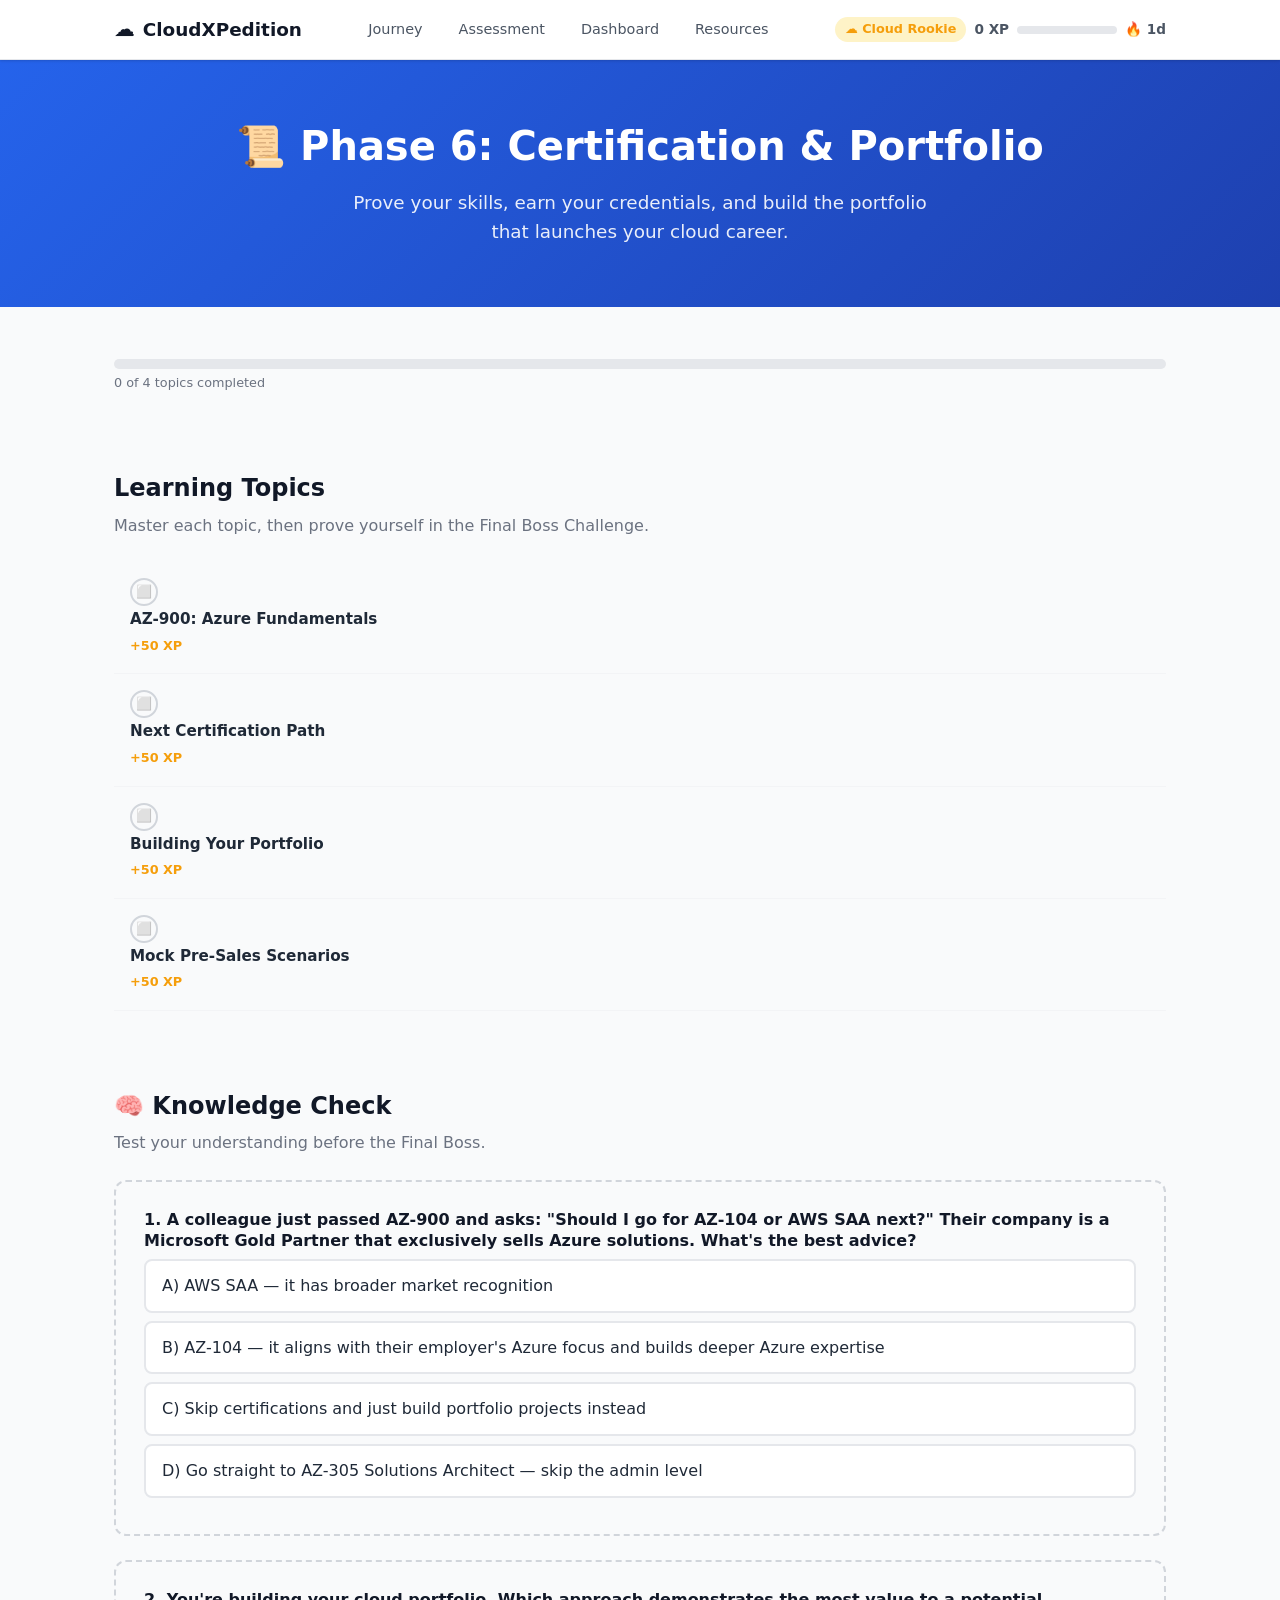
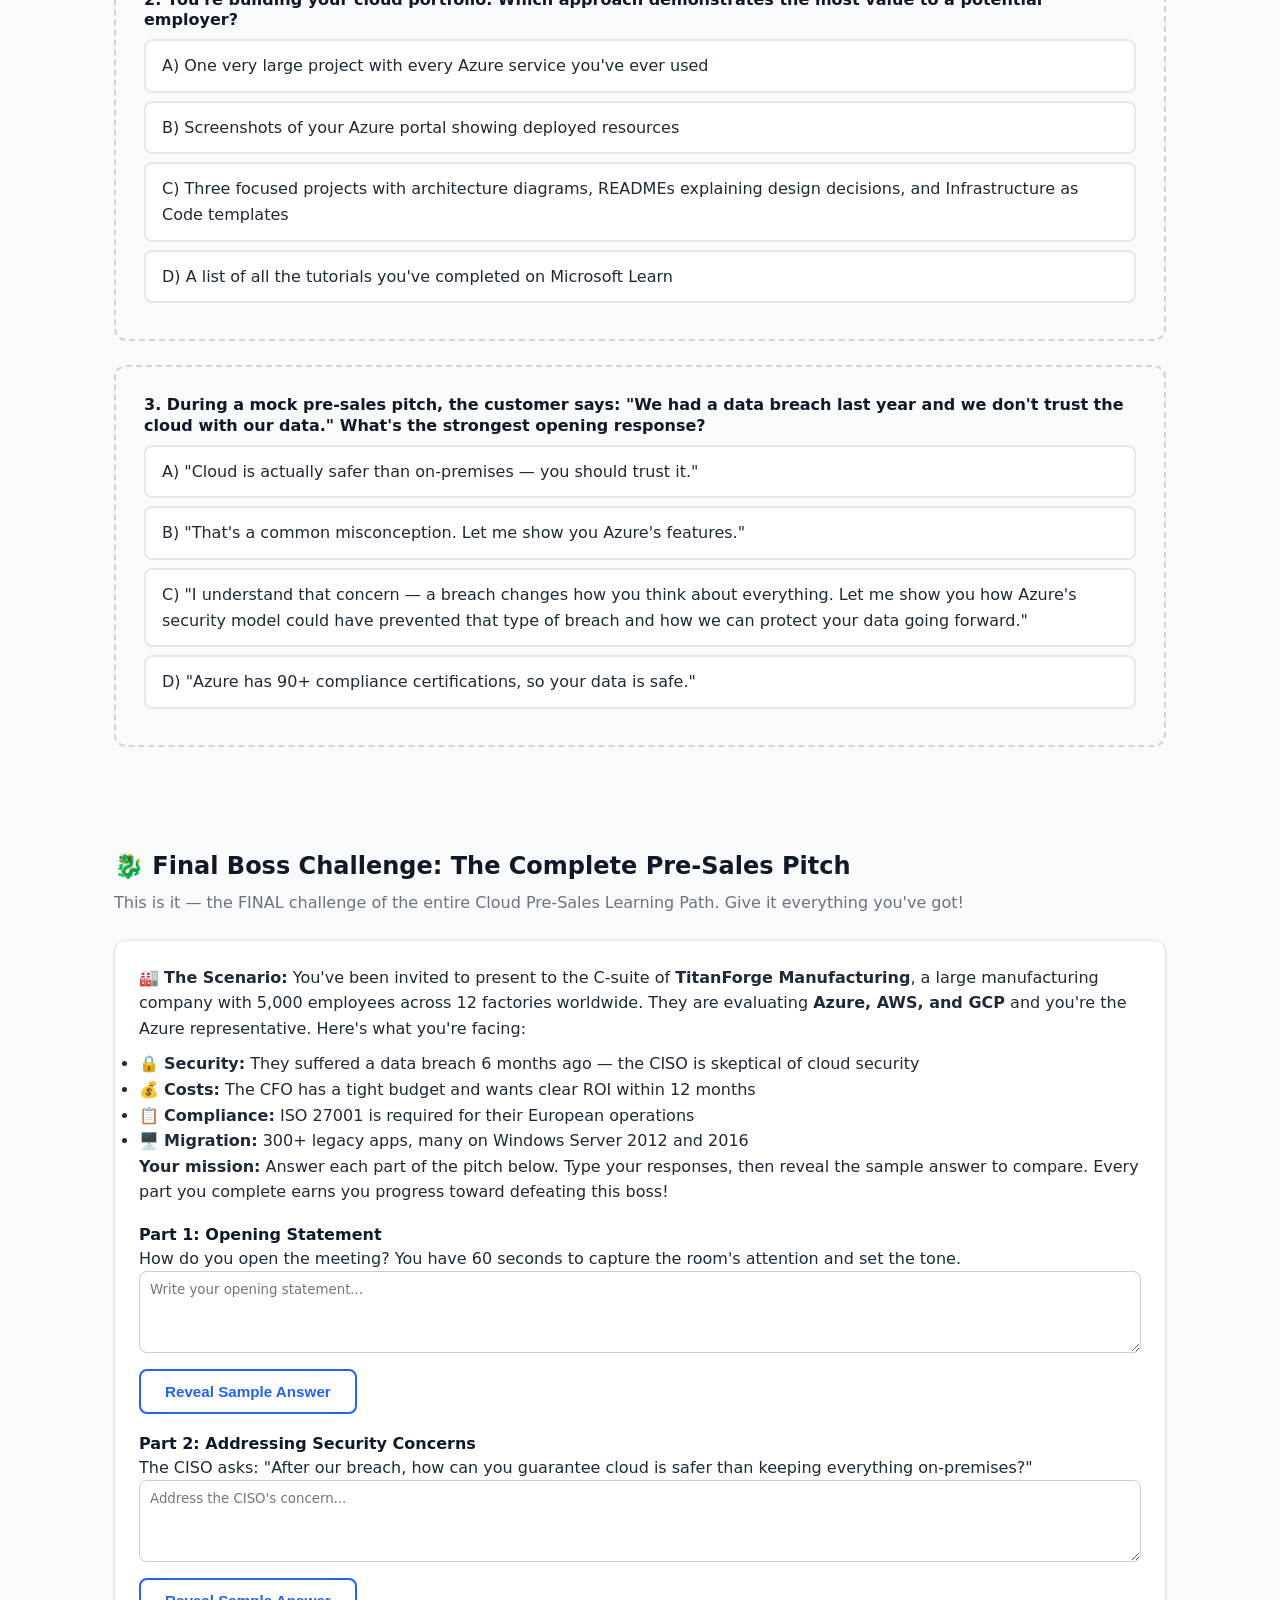
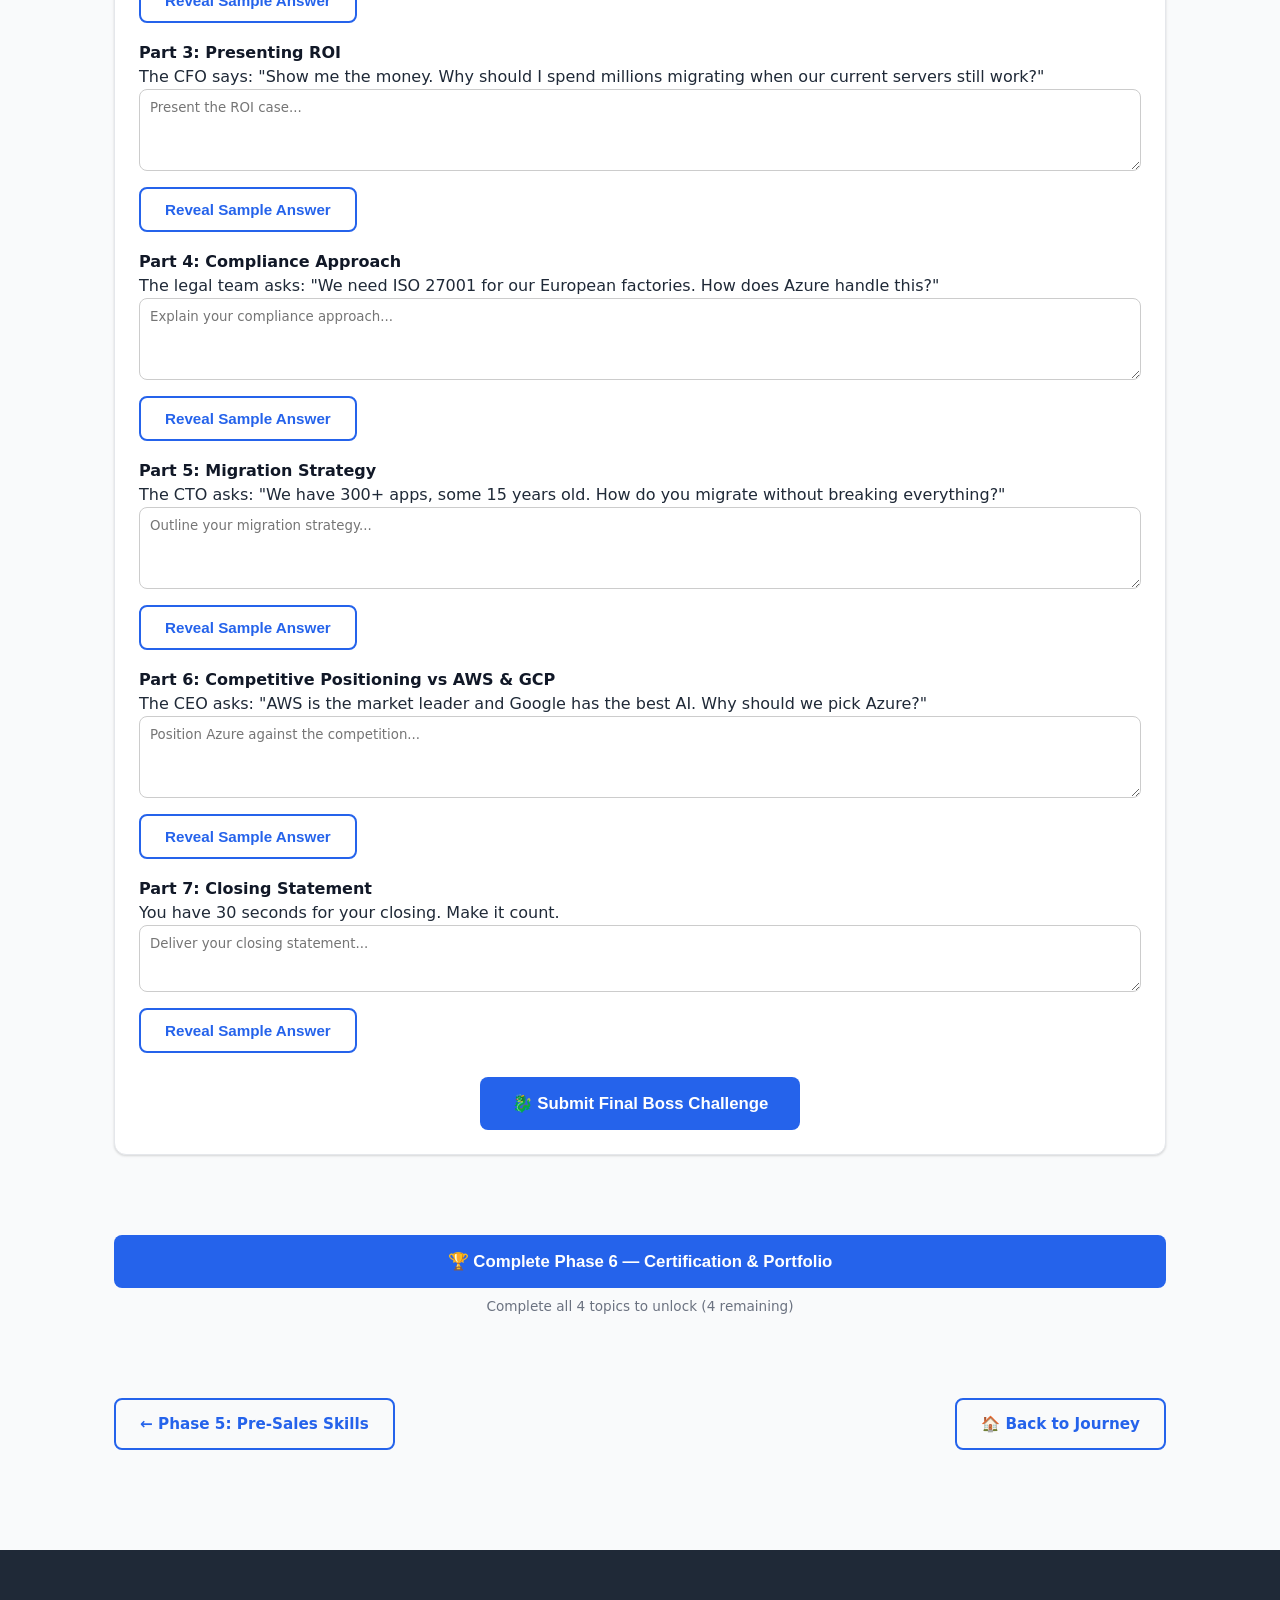
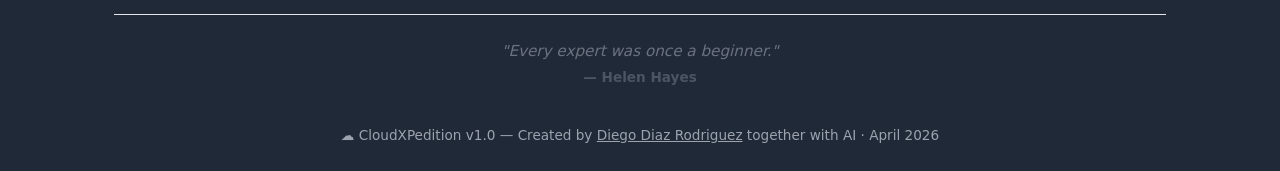
<file: phase6.html>
<!DOCTYPE html>
<html lang="en">
<head>
  <meta charset="UTF-8">
  <meta name="viewport" content="width=device-width, initial-scale=1.0">
  <title>Phase 6: Certification & Portfolio 📜 — Cloud Pre-Sales Learning Path</title>
  <link rel="stylesheet" href="css/styles.css">
</head>
<body>

<nav class="navbar">
  <div class="container">
    <a href="index.html" class="navbar-brand"><span>☁️</span> CloudXPedition</a>
    <div class="nav-links">
      <a href="index.html">Journey</a>
      <a href="assessment.html">Assessment</a>
      <a href="dashboard.html">Dashboard</a>
      <a href="resources.html">Resources</a>
    </div>
    <div class="header-xp">
      <span id="header-level" class="header-level">☁️ Cloud Rookie</span>
      <span id="header-xp-text">0 XP</span>
      <div class="header-xp-bar" role="progressbar" aria-valuenow="0" aria-valuemin="0" aria-valuemax="100" aria-label="XP progress"><div class="header-xp-fill" id="header-xp-fill" style="width:0%"></div></div>
      <span id="header-streak" class="header-streak"></span>
    </div>
  </div>
</nav>

<!-- Hero -->
<section class="hero">
  <div class="container">
    <h1>📜 Phase 6: Certification &amp; Portfolio</h1>
    <p>Prove your skills, earn your credentials, and build the portfolio that launches your cloud career.</p>
  </div>
</section>

<!-- Progress Bar -->
<section class="section">
  <div class="container">
    <div class="progress-bar" role="progressbar" aria-valuenow="0" aria-valuemin="0" aria-valuemax="100" aria-label="Phase 6 completion progress">
      <div class="progress-fill" id="phase-progress-fill" style="width:0%"></div>
    </div>
    <div class="progress-label" id="phase-progress-label">0 of 4 topics completed</div>
  </div>
</section>

<!-- Topics -->
<section class="section">
  <div class="container">
    <h2 class="section-title">Learning Topics</h2>
    <p class="section-subtitle">Master each topic, then prove yourself in the Final Boss Challenge.</p>

    <!-- Topic 1: AZ-900 Prep -->
    <div class="topic-item" id="topic-az900-prep">
      <div class="topic-header" onclick="toggleTopic('az900-prep')">
        <div class="topic-info">
          <span class="topic-status" id="status-az900-prep">⬜</span>
          <span class="topic-name">AZ-900: Azure Fundamentals</span>
        </div>
        <span class="topic-xp">+50 XP</span>
      </div>
      <div class="topic-content" id="content-az900-prep" style="display:none;">
        <div class="analogy">
          🚗 <strong>Analogy — Your Driver's License for the Cloud:</strong> Think of AZ-900 as your driver's license for the cloud. Just like a driver's license proves you know the rules of the road before you start driving professionally, AZ-900 proves you understand cloud fundamentals before you start building solutions for customers.
        </div>
        <p>Just as a driving test covers road signs, traffic laws, and basic vehicle operation, the AZ-900 exam covers cloud concepts, core Azure services, security basics, and pricing models. It's your official entry pass into the world of cloud professionals.</p>

        <div class="learning-card">
          <div class="learning-card-header">
            <span class="learning-card-badge">📘 Study Guide</span>
          </div>
          <div class="learning-card-section">
            <h4>Exam Overview</h4>
            <ul>
              <li><strong>Format:</strong> 40–60 questions (multiple choice, drag-and-drop, scenario-based)</li>
              <li><strong>Passing score:</strong> 700 out of 1000</li>
              <li><strong>Duration:</strong> 65 minutes</li>
              <li><strong>Cost:</strong> ~$165 USD (discounts available for students)</li>
            </ul>

            <h4>Recommended 4-Week Study Plan</h4>
            <ul>
              <li><strong>Week 1:</strong> Cloud concepts — IaaS, PaaS, SaaS, shared responsibility, CapEx vs OpEx</li>
              <li><strong>Week 2:</strong> Core Azure services — compute, networking, storage, databases</li>
              <li><strong>Week 3:</strong> Security, privacy, compliance, and trust — Azure AD, NSGs, Azure Policy</li>
              <li><strong>Week 4:</strong> Pricing, SLAs, and lifecycle — TCO calculator, Azure Advisor, support plans</li>
            </ul>

            <h4>Key Topics</h4>
            <ul>
              <li>Cloud concepts (25–30%)</li>
              <li>Azure architecture and services (35–40%)</li>
              <li>Azure management and governance (30–35%)</li>
            </ul>

            <h4>Practice Tests &amp; Registration</h4>
            <ul>
              <li>Complete at least 3 full practice exams before scheduling</li>
              <li>Aim for consistent 85%+ on practice tests before booking</li>
              <li>Register at <strong>Microsoft Learn</strong> or through Pearson VUE</li>
              <li>Choose online proctored or in-person testing center</li>
            </ul>
          </div>
          <div class="resource-links">
            <a href="https://www.youtube.com/results?search_query=AZ-900+full+course+John+Savill" target="_blank" class="resource-link">🎬 AZ-900 Full Course — John Savill</a>
            <a href="https://learn.microsoft.com/en-us/certifications/exams/az-900/" target="_blank" class="resource-link">📄 Microsoft Learn — AZ-900 Study Guide</a>
            <a href="https://learn.microsoft.com/en-us/training/paths/az-900-describe-cloud-concepts/" target="_blank" class="resource-link">🔬 Lab: Complete the Microsoft Learn AZ-900 Learning Path</a>
          </div>
        </div>
        <button class="btn btn-success btn-block" id="btn-az900-prep" onclick="completeTopic('az900-prep')">Mark as Complete ✔</button>
      </div>
    </div>

    <!-- Topic 2: Next Certification Path -->
    <div class="topic-item" id="topic-next-cert">
      <div class="topic-header" onclick="toggleTopic('next-cert')">
        <div class="topic-info">
          <span class="topic-status" id="status-next-cert">⬜</span>
          <span class="topic-name">Next Certification Path</span>
        </div>
        <span class="topic-xp">+50 XP</span>
      </div>
      <div class="topic-content" id="content-next-cert" style="display:none;">
        <div class="analogy">
          🏍️ <strong>Analogy — Motorcycle or Commercial License?</strong> After your driver's license, do you get a motorcycle license (specialized) or a commercial license (broader)? It depends on where you want to go. Similarly, your next cloud certification should match your career direction.
        </div>
        <p>Just as a motorcycle license makes you an expert rider and a commercial license lets you drive bigger rigs, choosing between AZ-104 (Azure Admin — deep Azure specialization) and AWS SAA (Solutions Architect — broader multi-cloud appeal) shapes your professional path. Neither is wrong — it depends on your destination.</p>

        <div class="learning-card">
          <div class="learning-card-header">
            <span class="learning-card-badge">🗺️ Certification Roadmap</span>
          </div>
          <div class="learning-card-section">
            <h4>AZ-104: Azure Administrator</h4>
            <ul>
              <li><strong>Focus:</strong> Managing Azure identities, governance, storage, compute, and virtual networks</li>
              <li><strong>Best for:</strong> Roles in Azure-centric organizations, Microsoft partner companies</li>
              <li><strong>Study timeline:</strong> 8–10 weeks (assuming AZ-900 foundation)</li>
              <li><strong>Career path:</strong> Azure Admin → Azure Solutions Architect (AZ-305) → Azure DevOps (AZ-400)</li>
            </ul>

            <h4>AWS Solutions Architect Associate (SAA-C03)</h4>
            <ul>
              <li><strong>Focus:</strong> Designing distributed systems, cost optimization, resilient architectures on AWS</li>
              <li><strong>Best for:</strong> Broader market appeal, startups, AWS-heavy shops</li>
              <li><strong>Study timeline:</strong> 10–12 weeks</li>
              <li><strong>Career path:</strong> SAA → SA Professional → DevOps Professional or Specialty certs</li>
            </ul>

            <h4>How to Choose</h4>
            <ul>
              <li><strong>Check your employer:</strong> What cloud does your company or target employer use?</li>
              <li><strong>Check job postings:</strong> Which cert appears more in roles you want?</li>
              <li><strong>Multi-cloud strategy:</strong> Many pre-sales professionals eventually get both</li>
              <li><strong>Tip:</strong> Start with the cloud your employer uses, then branch out</li>
            </ul>
          </div>
          <div class="resource-links">
            <a href="https://www.youtube.com/results?search_query=AZ-104+vs+AWS+Solutions+Architect" target="_blank" class="resource-link">🎬 AZ-104 vs AWS SAA — Comparison</a>
            <a href="https://learn.microsoft.com/en-us/certifications/browse/" target="_blank" class="resource-link">📄 Microsoft — Azure Certification Poster</a>
          </div>
        </div>
        <button class="btn btn-success btn-block" id="btn-next-cert" onclick="completeTopic('next-cert')">Mark as Complete ✔</button>
      </div>
    </div>

    <!-- Topic 3: Portfolio Building -->
    <div class="topic-item" id="topic-portfolio-building">
      <div class="topic-header" onclick="toggleTopic('portfolio-building')">
        <div class="topic-info">
          <span class="topic-status" id="status-portfolio-building">⬜</span>
          <span class="topic-name">Building Your Portfolio</span>
        </div>
        <span class="topic-xp">+50 XP</span>
      </div>
      <div class="topic-content" id="content-portfolio-building" style="display:none;">
        <div class="analogy">
          👨‍🍳 <strong>Analogy — A Chef's Tasting Menu:</strong> You don't just say you can cook — you SHOW your best dishes. A chef's tasting menu lets diners experience your range, creativity, and skill. Your cloud portfolio is your tasting menu for employers: curated projects that prove you can actually do the work.
        </div>
        <p>Just as a tasting menu features a starter, main, and dessert to show range, your portfolio should showcase different types of architectures — a web app, a serverless solution, and a hybrid setup — to demonstrate versatility. Each "dish" needs a clear recipe (documentation) so others can follow your thinking.</p>

        <div class="learning-card">
          <div class="learning-card-header">
            <span class="learning-card-badge">🍽️ Portfolio Guide</span>
          </div>
          <div class="learning-card-section">
            <h4>Sample Architectures to Build</h4>
            <ul>
              <li><strong>3-Tier Web Application:</strong> Frontend (App Service / Static Web App) → API (Azure Functions / App Service) → Database (Azure SQL / Cosmos DB). Include load balancing, CDN, and monitoring.</li>
              <li><strong>Serverless API:</strong> API Management → Azure Functions → Cosmos DB with Event Grid triggers. Show event-driven patterns and auto-scaling.</li>
              <li><strong>Hybrid Network:</strong> On-premises datacenter connected via VPN Gateway or ExpressRoute to Azure VNets. Include DNS resolution, NSGs, and Azure Arc for hybrid management.</li>
            </ul>

            <h4>Demo Environments</h4>
            <ul>
              <li>Maintain at least one live demo you can show in interviews</li>
              <li>Use Azure free tier and teardown scripts to manage costs</li>
              <li>Create ARM/Bicep templates for quick reprovisioning</li>
            </ul>

            <h4>GitHub Portfolio Setup</h4>
            <ul>
              <li>Create a dedicated GitHub repository for each project</li>
              <li>Include: README with architecture diagram, problem statement, solution design, deployment instructions</li>
              <li>Add a portfolio README profile (github.com/username/username) linking all projects</li>
            </ul>

            <h4>Writing Case Studies</h4>
            <ul>
              <li><strong>Format:</strong> Problem → Requirements → Solution → Architecture Diagram → Results</li>
              <li>Use real-sounding scenarios even if the project is personal</li>
              <li>Include cost estimates and trade-off decisions</li>
            </ul>

            <h4>🛠️ Practical Exercise</h4>
            <p>Create 3 reference architectures, document each with diagrams (use draw.io or the Azure architecture icons), and present them to a friend or colleague for feedback. Practice explaining your design decisions out loud.</p>
          </div>
          <div class="resource-links">
            <a href="https://www.youtube.com/results?search_query=build+your+cloud+portfolio" target="_blank" class="resource-link">🎬 Build Your Cloud Portfolio</a>
            <a href="https://learn.microsoft.com/en-us/azure/architecture/browse/" target="_blank" class="resource-link">📄 Tips for Cloud Portfolio &amp; Azure Architecture Center</a>
          </div>
        </div>
        <button class="btn btn-success btn-block" id="btn-portfolio-building" onclick="completeTopic('portfolio-building')">Mark as Complete ✔</button>
      </div>
    </div>

    <!-- Topic 4: Mock Pre-Sales Scenarios -->
    <div class="topic-item" id="topic-mock-scenarios">
      <div class="topic-header" onclick="toggleTopic('mock-scenarios')">
        <div class="topic-info">
          <span class="topic-status" id="status-mock-scenarios">⬜</span>
          <span class="topic-name">Mock Pre-Sales Scenarios</span>
        </div>
        <span class="topic-xp">+50 XP</span>
      </div>
      <div class="topic-content" id="content-mock-scenarios" style="display:none;">
        <div class="analogy">
          🎭 <strong>Analogy — Dress Rehearsal Before Opening Night:</strong> No actor walks on stage without rehearsals. A dress rehearsal is where you practice your performance — lines, timing, blocking — until it feels natural, not rehearsed. Mock pre-sales scenarios are your dress rehearsals: practice until your cloud pitches feel effortless.
        </div>
        <p>Just as actors rehearse with different audiences and unexpected situations (a prop breaks, an actor forgets a line), you need to practice with different customer types and curveball questions. The goal isn't to memorize scripts — it's to internalize the concepts so deeply that you can adapt on the fly.</p>

        <div class="learning-card">
          <div class="learning-card-header">
            <span class="learning-card-badge">🎤 Practice Scenarios</span>
          </div>
          <div class="learning-card-section">
            <h4>How to Practice</h4>
            <ul>
              <li>Read each scenario, then speak your response out loud (not just in your head)</li>
              <li>Time yourself — aim for 3–5 minute responses per scenario</li>
              <li>Record yourself and play it back to catch filler words and weak points</li>
              <li>Practice with a partner who asks follow-up questions</li>
            </ul>

            <h4>Scenario 1: Healthcare Company — HIPAA Compliance Concerns 🏥</h4>
            <p><em>"We're a healthcare provider with 50 clinics. We want to move to the cloud but our CISO is concerned about HIPAA compliance. Can Azure handle our needs?"</em></p>
            <ul>
              <li><strong>Key talking points:</strong></li>
              <li>Azure offers a HIPAA BAA (Business Associate Agreement) as standard</li>
              <li>Azure has 90+ compliance certifications, including HITRUST</li>
              <li>Azure Confidential Computing for sensitive workloads</li>
              <li>Reference architecture: Azure Health Data Services</li>
              <li>Customer story: Highlight healthcare customers already on Azure</li>
              <li><strong>Common objection:</strong> "But our data can't leave our region" → Azure has data residency guarantees and sovereign cloud options</li>
            </ul>

            <h4>Scenario 2: Startup — Scale Fast on a Tight Budget 🚀</h4>
            <p><em>"We're a 10-person startup with $5K/month cloud budget. We need to launch our SaaS product in 3 months and handle unpredictable traffic spikes. Why Azure over AWS?"</em></p>
            <ul>
              <li><strong>Key talking points:</strong></li>
              <li>Azure free tier + $200 startup credits (BizSpark/Founders Hub: up to $150K credits)</li>
              <li>Serverless-first approach: Azure Functions + Cosmos DB serverless = pay only for usage</li>
              <li>Azure Static Web Apps for frontend — free tier with built-in CI/CD</li>
              <li>Auto-scaling without managing infrastructure</li>
              <li><strong>Competitive angle vs AWS:</strong> Simpler pricing model, better dev tooling integration (VS Code, GitHub Actions)</li>
              <li><strong>Common objection:</strong> "AWS has more market share" → Market share ≠ best fit. Azure's PaaS offerings reduce your ops burden so your small team can focus on product.</li>
            </ul>

            <h4>Scenario 3: Enterprise — Legacy Migration Fear 🏭</h4>
            <p><em>"We're a manufacturing company with 300+ legacy Windows apps, some running on Windows Server 2012. Our team is afraid migration will break everything. Convince us."</em></p>
            <ul>
              <li><strong>Key talking points:</strong></li>
              <li>Azure Migrate: automated discovery and assessment of all 300+ apps</li>
              <li>Lift-and-shift first (Azure VMs), then modernize incrementally — no big-bang migration</li>
              <li>Extended Security Updates for Windows Server 2012 free on Azure (saves licensing costs)</li>
              <li>Azure Arc for hybrid management — manage on-prem and cloud from one pane</li>
              <li>Phased migration: pilot with 10 non-critical apps, prove the pattern, then scale</li>
              <li><strong>Common objection:</strong> "We can't afford downtime" → Azure Site Recovery enables near-zero downtime migration with continuous replication</li>
            </ul>
          </div>
          <div class="resource-links">
            <a href="https://www.youtube.com/results?search_query=technical+sales+interview+tips+cloud" target="_blank" class="resource-link">🎬 Technical Sales Interview Tips</a>
            <a href="https://learn.microsoft.com/en-us/training/paths/azure-fundamentals-describe-azure-architecture-services/" target="_blank" class="resource-link">📄 Common Cloud Pre-Sales Questions</a>
          </div>
        </div>
        <button class="btn btn-success btn-block" id="btn-mock-scenarios" onclick="completeTopic('mock-scenarios')">Mark as Complete ✔</button>
      </div>
    </div>
  </div>
</section>

<!-- Knowledge Check -->
<section class="section">
  <div class="container">
    <h2 class="section-title">🧠 Knowledge Check</h2>
    <p class="section-subtitle">Test your understanding before the Final Boss.</p>

    <!-- Question 1 -->
    <div class="check-container" id="check-p6-check-1">
      <h4>1. A colleague just passed AZ-900 and asks: "Should I go for AZ-104 or AWS SAA next?" Their company is a Microsoft Gold Partner that exclusively sells Azure solutions. What's the best advice?</h4>
      <div class="check-option" onclick="checkAnswer('p6-check-1', this, false)">A) AWS SAA — it has broader market recognition</div>
      <div class="check-option" onclick="checkAnswer('p6-check-1', this, true)">B) AZ-104 — it aligns with their employer's Azure focus and builds deeper Azure expertise</div>
      <div class="check-option" onclick="checkAnswer('p6-check-1', this, false)">C) Skip certifications and just build portfolio projects instead</div>
      <div class="check-option" onclick="checkAnswer('p6-check-1', this, false)">D) Go straight to AZ-305 Solutions Architect — skip the admin level</div>
      <div class="check-feedback" id="feedback-p6-check-1"></div>
    </div>

    <!-- Question 2 -->
    <div class="check-container" id="check-p6-check-2">
      <h4>2. You're building your cloud portfolio. Which approach demonstrates the most value to a potential employer?</h4>
      <div class="check-option" onclick="checkAnswer('p6-check-2', this, false)">A) One very large project with every Azure service you've ever used</div>
      <div class="check-option" onclick="checkAnswer('p6-check-2', this, false)">B) Screenshots of your Azure portal showing deployed resources</div>
      <div class="check-option" onclick="checkAnswer('p6-check-2', this, true)">C) Three focused projects with architecture diagrams, READMEs explaining design decisions, and Infrastructure as Code templates</div>
      <div class="check-option" onclick="checkAnswer('p6-check-2', this, false)">D) A list of all the tutorials you've completed on Microsoft Learn</div>
      <div class="check-feedback" id="feedback-p6-check-2"></div>
    </div>

    <!-- Question 3 -->
    <div class="check-container" id="check-p6-check-3">
      <h4>3. During a mock pre-sales pitch, the customer says: "We had a data breach last year and we don't trust the cloud with our data." What's the strongest opening response?</h4>
      <div class="check-option" onclick="checkAnswer('p6-check-3', this, false)">A) "Cloud is actually safer than on-premises — you should trust it."</div>
      <div class="check-option" onclick="checkAnswer('p6-check-3', this, false)">B) "That's a common misconception. Let me show you Azure's features."</div>
      <div class="check-option" onclick="checkAnswer('p6-check-3', this, true)">C) "I understand that concern — a breach changes how you think about everything. Let me show you how Azure's security model could have prevented that type of breach and how we can protect your data going forward."</div>
      <div class="check-option" onclick="checkAnswer('p6-check-3', this, false)">D) "Azure has 90+ compliance certifications, so your data is safe."</div>
      <div class="check-feedback" id="feedback-p6-check-3"></div>
    </div>
  </div>
</section>

<!-- Final Boss Challenge -->
<section class="section">
  <div class="container">
    <h2 class="section-title">🐉 Final Boss Challenge: The Complete Pre-Sales Pitch</h2>
    <p class="section-subtitle">This is it — the FINAL challenge of the entire Cloud Pre-Sales Learning Path. Give it everything you've got!</p>

    <div class="card" id="boss-challenge">
      <div class="analogy">
        🏭 <strong>The Scenario:</strong> You've been invited to present to the C-suite of <strong>TitanForge Manufacturing</strong>, a large manufacturing company with 5,000 employees across 12 factories worldwide. They are evaluating <strong>Azure, AWS, and GCP</strong> and you're the Azure representative. Here's what you're facing:
        <ul style="margin-top:10px;">
          <li>🔒 <strong>Security:</strong> They suffered a data breach 6 months ago — the CISO is skeptical of cloud security</li>
          <li>💰 <strong>Costs:</strong> The CFO has a tight budget and wants clear ROI within 12 months</li>
          <li>📋 <strong>Compliance:</strong> ISO 27001 is required for their European operations</li>
          <li>🖥️ <strong>Migration:</strong> 300+ legacy apps, many on Windows Server 2012 and 2016</li>
        </ul>
      </div>

      <p><strong>Your mission:</strong> Answer each part of the pitch below. Type your responses, then reveal the sample answer to compare. Every part you complete earns you progress toward defeating this boss!</p>

      <div id="boss-parts">
        <!-- Part 1 -->
        <div class="boss-part" style="margin-top:20px;">
          <h4>Part 1: Opening Statement</h4>
          <p>How do you open the meeting? You have 60 seconds to capture the room's attention and set the tone.</p>
          <textarea id="boss-answer-1" rows="4" style="width:100%;padding:10px;border:1px solid #ccc;border-radius:8px;font-family:inherit;" placeholder="Write your opening statement..."></textarea>
          <button class="btn btn-outline" onclick="revealBossHint(1)" style="margin-top:8px;">Reveal Sample Answer</button>
          <div id="boss-hint-1" style="display:none;margin-top:10px;padding:12px;background:#e8f5e9;border-radius:8px;">
            <strong>Sample:</strong> "Thank you for having me. I know TitanForge has been through a challenging year with the security incident, and I'm not here to minimize that. I'm here because Microsoft Azure has helped manufacturers just like you — companies like BMW, Bosch, and Johnson Controls — not only recover from security challenges but come out stronger. Today, I'll show you a practical, phased approach that addresses your security concerns first, delivers measurable ROI within 12 months, and migrates your 300+ apps without disrupting production."
          </div>
        </div>

        <!-- Part 2 -->
        <div class="boss-part" style="margin-top:20px;">
          <h4>Part 2: Addressing Security Concerns</h4>
          <p>The CISO asks: "After our breach, how can you guarantee cloud is safer than keeping everything on-premises?"</p>
          <textarea id="boss-answer-2" rows="4" style="width:100%;padding:10px;border:1px solid #ccc;border-radius:8px;font-family:inherit;" placeholder="Address the CISO's concern..."></textarea>
          <button class="btn btn-outline" onclick="revealBossHint(2)" style="margin-top:8px;">Reveal Sample Answer</button>
          <div id="boss-hint-2" style="display:none;margin-top:10px;padding:12px;background:#e8f5e9;border-radius:8px;">
            <strong>Sample:</strong> "I won't guarantee it — no one honestly can. But here's what I can show you: Microsoft invests over $4 billion annually in cybersecurity and employs 8,500+ security professionals. Azure's Zero Trust architecture, Microsoft Defender for Cloud, and Azure Sentinel provide threat detection across your entire estate — something that's extremely expensive to replicate on-prem. We can also implement Azure Confidential Computing so even Microsoft can't access your data in use. Most importantly, I'd recommend starting with a security assessment using Microsoft Defender to identify your current vulnerabilities — at no additional cost."
          </div>
        </div>

        <!-- Part 3 -->
        <div class="boss-part" style="margin-top:20px;">
          <h4>Part 3: Presenting ROI</h4>
          <p>The CFO says: "Show me the money. Why should I spend millions migrating when our current servers still work?"</p>
          <textarea id="boss-answer-3" rows="4" style="width:100%;padding:10px;border:1px solid #ccc;border-radius:8px;font-family:inherit;" placeholder="Present the ROI case..."></textarea>
          <button class="btn btn-outline" onclick="revealBossHint(3)" style="margin-top:8px;">Reveal Sample Answer</button>
          <div id="boss-hint-3" style="display:none;margin-top:10px;padding:12px;background:#e8f5e9;border-radius:8px;">
            <strong>Sample:</strong> "Great question — let's look at the numbers. First, your Windows Server 2012 machines are out of support — you're paying for Extended Security Updates or running unpatched. Azure gives you those ESUs free, saving approximately $X per server per year. Second, Azure Reserved Instances can cut compute costs by up to 72%. Third, the TCO Calculator shows most manufacturers save 30-40% over 3 years. But here's the real ROI: Azure IoT and AI services can optimize your factory floor — predictive maintenance alone typically saves manufacturers 12-18% in maintenance costs. I'd like to run a TCO analysis with your actual numbers — can your IT team share current infrastructure spend?"
          </div>
        </div>

        <!-- Part 4 -->
        <div class="boss-part" style="margin-top:20px;">
          <h4>Part 4: Compliance Approach</h4>
          <p>The legal team asks: "We need ISO 27001 for our European factories. How does Azure handle this?"</p>
          <textarea id="boss-answer-4" rows="4" style="width:100%;padding:10px;border:1px solid #ccc;border-radius:8px;font-family:inherit;" placeholder="Explain your compliance approach..."></textarea>
          <button class="btn btn-outline" onclick="revealBossHint(4)" style="margin-top:8px;">Reveal Sample Answer</button>
          <div id="boss-hint-4" style="display:none;margin-top:10px;padding:12px;background:#e8f5e9;border-radius:8px;">
            <strong>Sample:</strong> "Azure is already ISO 27001 certified — it's one of our 90+ compliance certifications. But your certification covers your entire organization, not just the cloud provider. Here's how we help: Azure Policy enforces compliance rules automatically — no human error. Microsoft Purview tracks your data across all systems. Azure Blueprints deploy pre-configured environments that meet ISO 27001 controls out of the box. For your European operations specifically, we have data centers in EU regions with data residency guarantees, fully compliant with GDPR. I can share our ISO 27001 audit reports under NDA today."
          </div>
        </div>

        <!-- Part 5 -->
        <div class="boss-part" style="margin-top:20px;">
          <h4>Part 5: Migration Strategy</h4>
          <p>The CTO asks: "We have 300+ apps, some 15 years old. How do you migrate without breaking everything?"</p>
          <textarea id="boss-answer-5" rows="4" style="width:100%;padding:10px;border:1px solid #ccc;border-radius:8px;font-family:inherit;" placeholder="Outline your migration strategy..."></textarea>
          <button class="btn btn-outline" onclick="revealBossHint(5)" style="margin-top:8px;">Reveal Sample Answer</button>
          <div id="boss-hint-5" style="display:none;margin-top:10px;padding:12px;background:#e8f5e9;border-radius:8px;">
            <strong>Sample:</strong> "We don't. Not all at once. Here's the proven approach: Phase 1 — Azure Migrate discovers and assesses all 300+ apps automatically, categorizing them into lift-and-shift, re-platform, and re-architect. Phase 2 — We start with 10–15 non-critical apps as a pilot, proving the process and training your team. Phase 3 — We use Azure Site Recovery for near-zero downtime migration of the next batch. Phase 4 — Critical apps are migrated with parallel run (old and new running simultaneously) until you're confident. For your legacy Windows Server 2012 apps, many can lift-and-shift to Azure VMs unchanged — and Azure Arc lets you manage everything from one dashboard during the transition."
          </div>
        </div>

        <!-- Part 6 -->
        <div class="boss-part" style="margin-top:20px;">
          <h4>Part 6: Competitive Positioning vs AWS &amp; GCP</h4>
          <p>The CEO asks: "AWS is the market leader and Google has the best AI. Why should we pick Azure?"</p>
          <textarea id="boss-answer-6" rows="4" style="width:100%;padding:10px;border:1px solid #ccc;border-radius:8px;font-family:inherit;" placeholder="Position Azure against the competition..."></textarea>
          <button class="btn btn-outline" onclick="revealBossHint(6)" style="margin-top:8px;">Reveal Sample Answer</button>
          <div id="boss-hint-6" style="display:none;margin-top:10px;padding:12px;background:#e8f5e9;border-radius:8px;">
            <strong>Sample:</strong> "Great question — all three are excellent platforms. Here's why Azure is the best fit for TitanForge specifically: First, your 300+ apps are Windows-based — Azure has the deepest Windows integration and free ESUs. AWS would charge extra. Second, your teams already use Microsoft 365, Active Directory, and Teams — Azure integrates natively, reducing complexity and training costs. Third, Azure's hybrid story (Azure Arc, Azure Stack HCI) is strongest for manufacturers who need to keep some workloads on-premises near factory equipment. On AI — Azure OpenAI Service gives you the same GPT models as Google's competition, fully integrated into your Azure environment. I'd never say 'don't evaluate others' — but for your specific situation, Azure aligns best."
          </div>
        </div>

        <!-- Part 7 -->
        <div class="boss-part" style="margin-top:20px;">
          <h4>Part 7: Closing Statement</h4>
          <p>You have 30 seconds for your closing. Make it count.</p>
          <textarea id="boss-answer-7" rows="3" style="width:100%;padding:10px;border:1px solid #ccc;border-radius:8px;font-family:inherit;" placeholder="Deliver your closing statement..."></textarea>
          <button class="btn btn-outline" onclick="revealBossHint(7)" style="margin-top:8px;">Reveal Sample Answer</button>
          <div id="boss-hint-7" style="display:none;margin-top:10px;padding:12px;background:#e8f5e9;border-radius:8px;">
            <strong>Sample:</strong> "Here's what I'd like to propose: a no-cost, two-week Azure Proof of Concept. We'll migrate 5 of your non-critical apps, run a full security assessment, and deliver a TCO analysis with real numbers. No commitment, no risk — just evidence. If the results don't speak for themselves, you've lost nothing. But based on what I've seen with manufacturers like you, I'm confident you'll see why Azure is the right platform for TitanForge's next chapter. Can we schedule the kickoff?"
          </div>
        </div>
      </div>

      <div style="margin-top:24px;text-align:center;">
        <button class="btn btn-primary btn-lg" id="btn-boss-complete" onclick="completeBoss()">🐉 Submit Final Boss Challenge</button>
        <div id="boss-feedback" style="margin-top:16px;display:none;"></div>
      </div>
    </div>
  </div>
</section>

<!-- Complete Phase -->
<section class="section">
  <div class="container" style="text-align:center;">
    <button class="btn btn-primary btn-lg btn-block" id="btn-complete-phase" onclick="completePhase()" disabled>
      🏆 Complete Phase 6 — Certification &amp; Portfolio
    </button>
    <p id="complete-phase-hint" style="color:var(--gray-500);font-size:0.85rem;margin-top:8px;">Complete all topics to unlock</p>
    <p id="phase-complete-msg" style="margin-top:12px;display:none;color:#27ae60;font-weight:bold;font-size:1.2em;">
      🌟 You've completed the Cloud Pre-Sales Learning Path! You're ready to start your cloud career!
    </p>
  </div>
</section>

<!-- Navigation -->
<section class="section">
  <div class="container" style="display:flex;justify-content:space-between;align-items:center;flex-wrap:wrap;gap:12px;">
    <a href="phase5.html" class="btn btn-outline">← Phase 5: Pre-Sales Skills</a>
    <a href="index.html" class="btn btn-outline">🏠 Back to Journey</a>
  </div>
</section>

<footer class="footer">
  <div class="container">
    <p id="motivational-quote" class="motivational-quote"></p>
    <p style="margin-top:12px;">☁️ CloudXPedition v1.0 — Created by <a href="https://github.com/Diaz506" style="color:inherit;text-decoration:underline;">Diego Diaz Rodriguez</a> together with AI · April 2026</p>
  </div>
</footer>

<script src="js/game-engine.js"></script>
<script>
  const PHASE = 6;
  const TOPICS = ['az900-prep', 'next-cert', 'portfolio-building', 'mock-scenarios'];
  const CHECKS = ['p6-check-1', 'p6-check-2', 'p6-check-3'];

  let bossCompleted = false;
  let bossFirstTry = true;

  // Toggle topic content visibility
  function toggleTopic(topicId) {
    const content = document.getElementById('content-' + topicId);
    content.style.display = content.style.display === 'none' ? 'block' : 'none';
  }

  // Complete a topic
  function completeTopic(topicId) {
    GameEngine.completeTopic(PHASE, topicId);
    document.getElementById('status-' + topicId).textContent = '✅';
    document.getElementById('btn-' + topicId).disabled = true;
    document.getElementById('btn-' + topicId).textContent = 'Completed ✅';
    updateProgress();
  }

  // Update progress bar and phase button
  function updateProgress() {
    const completed = TOPICS.filter(t => GameEngine.isTopicCompleted(t));
    const pct = Math.round((completed.length / TOPICS.length) * 100);
    document.getElementById('phase-progress-fill').style.width = pct + '%';
    document.querySelector('.progress-bar').setAttribute('aria-valuenow', pct);
    document.getElementById('phase-progress-label').textContent = completed.length + ' of ' + TOPICS.length + ' topics completed';
    const btn = document.getElementById('btn-complete-phase');
    const hint = document.getElementById('complete-phase-hint');
    if (GameEngine.isPhaseCompleted(6)) {
      btn.disabled = true;
      btn.textContent = '🏆 Phase 6 Completed! ✅';
      hint.textContent = "You've completed the entire Cloud Pre-Sales Learning Path!";
    } else if (completed.length >= TOPICS.length) {
      btn.disabled = false;
      hint.textContent = 'All topics done — claim your badge!';
    } else {
      btn.disabled = true;
      hint.textContent = 'Complete all ' + TOPICS.length + ' topics to unlock (' + (TOPICS.length - completed.length) + ' remaining)';
    }
  }

  // Knowledge check
  function checkAnswer(checkId, el, correct) {
    if (document.getElementById('feedback-' + checkId).textContent !== '') return; // already answered
    const feedback = document.getElementById('feedback-' + checkId);
    if (correct) {
      el.style.background = '#d4edda';
      el.style.borderColor = '#27ae60';
      feedback.textContent = '✅ Correct! Well done.';
      feedback.style.color = '#27ae60';
      feedback.style.display = 'block';
      GameEngine.completeCheck(checkId);
    } else {
      el.style.background = '#f8d7da';
      el.style.borderColor = '#e74c3c';
      bossFirstTry = false;
      if (checkId === 'p6-check-1') {
        feedback.textContent = '❌ Not quite. Since their company is a Microsoft Gold Partner focused on Azure, AZ-104 is the natural next step — it deepens the expertise they use every day.';
      } else if (checkId === 'p6-check-2') {
        feedback.textContent = '❌ Not quite. Employers want to see focused projects with clear documentation, architecture diagrams, and Infrastructure as Code — quality over quantity.';
      } else {
        feedback.textContent = '❌ Not quite. The strongest response acknowledges the customer\'s pain empathetically, then bridges to how you can help — not dismissing their concern or jumping straight to features.';
      }
      feedback.style.color = '#e74c3c';
      feedback.style.display = 'block';
    }
  }

  // Reveal boss hint
  function revealBossHint(partNum) {
    document.getElementById('boss-hint-' + partNum).style.display = 'block';
  }

  // Complete boss challenge
  function completeBoss() {
    // Check at least some parts have content
    let filledParts = 0;
    for (let i = 1; i <= 7; i++) {
      if (document.getElementById('boss-answer-' + i).value.trim().length > 10) {
        filledParts++;
      }
    }
    if (filledParts < 3) {
      GameEngine.showToast('Please fill in at least 3 of the 7 parts before submitting!');
      return;
    }
    bossCompleted = true;
    GameEngine.completeBoss(PHASE, bossFirstTry);
    const fb = document.getElementById('boss-feedback');
    fb.style.display = 'block';
    fb.innerHTML = '<div style="padding:20px;background:linear-gradient(135deg,#d4edda,#c3e6cb);border-radius:12px;text-align:center;">' +
      '<h3 style="margin:0 0 8px;">🐉 Boss Defeated! 🎉</h3>' +
      '<p style="margin:0;">You\'ve completed the Final Boss of the Cloud Pre-Sales Learning Path!</p>' +
      '<p style="margin:8px 0 0;font-size:1.1em;"><strong>🌟 You\'re ready to start your cloud career! 🌟</strong></p>' +
      (bossFirstTry ? '<p style="margin:8px 0 0;color:#27ae60;"><strong>🏅 Perfect run — First Try Bonus!</strong></p>' : '') +
      '</div>';
    document.getElementById('btn-boss-complete').disabled = true;
    document.getElementById('btn-boss-complete').textContent = '🐉 Boss Defeated! ✅';
  }

  // Complete phase
  function completePhase() {
    GameEngine.completePhase(PHASE);
    document.getElementById('btn-complete-phase').disabled = true;
    document.getElementById('btn-complete-phase').textContent = '🏆 Phase 6 Completed! ✅';
    document.getElementById('phase-complete-msg').style.display = 'block';
    GameEngine.showToast('🌟 Congratulations! You\'ve completed the entire Cloud Pre-Sales Learning Path!');
  }

  // Restore state on load
  document.addEventListener('DOMContentLoaded', function() {
    // Restore topic states
    TOPICS.forEach(function(topicId) {
      if (GameEngine.isTopicCompleted(topicId)) {
        document.getElementById('status-' + topicId).textContent = '✅';
        var btn = document.getElementById('btn-' + topicId);
        btn.disabled = true;
        btn.textContent = 'Completed ✅';
      }
    });

    // Restore knowledge check states
    CHECKS.forEach(function(checkId) {
      if (GameEngine.isCheckCompleted(checkId)) {
        var feedback = document.getElementById('feedback-' + checkId);
        feedback.textContent = '✅ Correct! Well done.';
        feedback.style.color = '#27ae60';
        feedback.style.display = 'block';
      }
    });

    // Restore phase completion state
    if (GameEngine.isPhaseCompleted(PHASE)) {
      document.getElementById('btn-complete-phase').disabled = true;
      document.getElementById('btn-complete-phase').textContent = '🏆 Phase 6 Completed! ✅';
      document.getElementById('phase-complete-msg').style.display = 'block';
    }

    updateProgress();
    GameEngine.updateHeaderUI();
  });
</script>

</body>
</html>
</file>
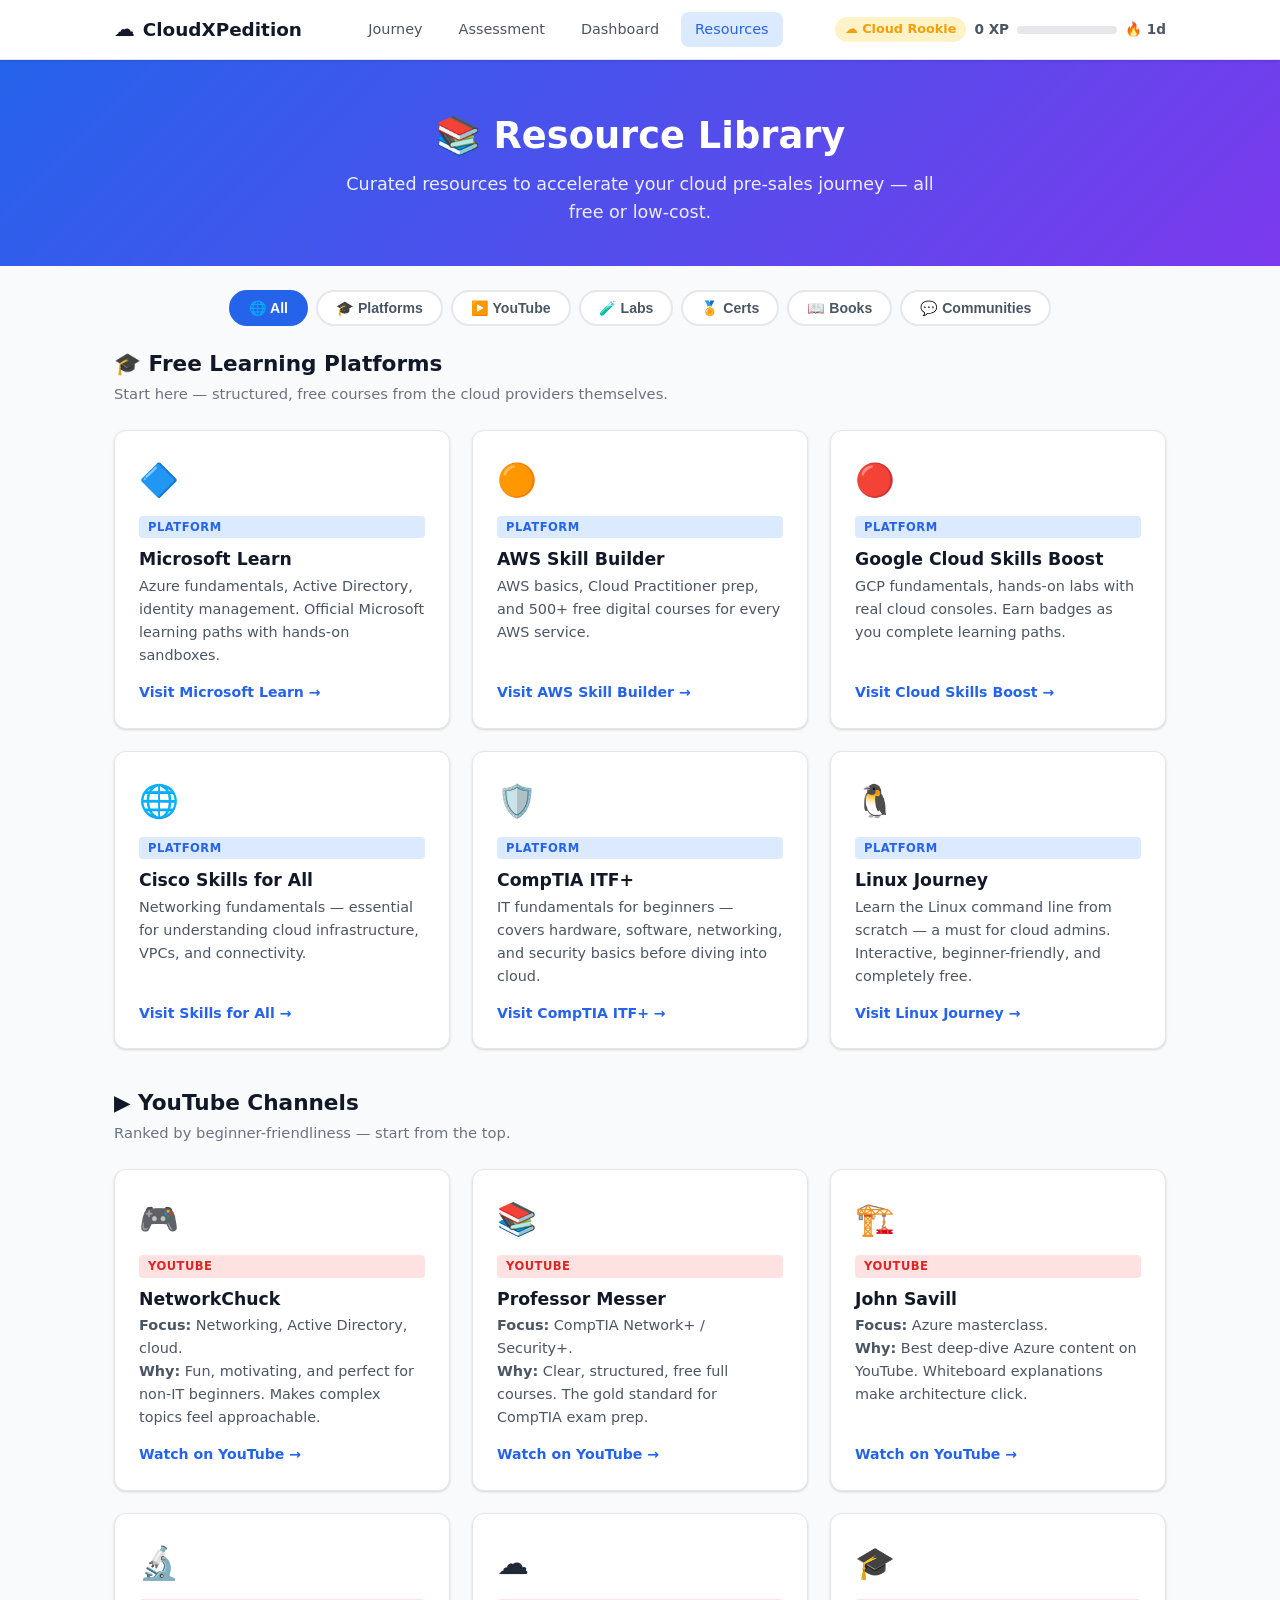
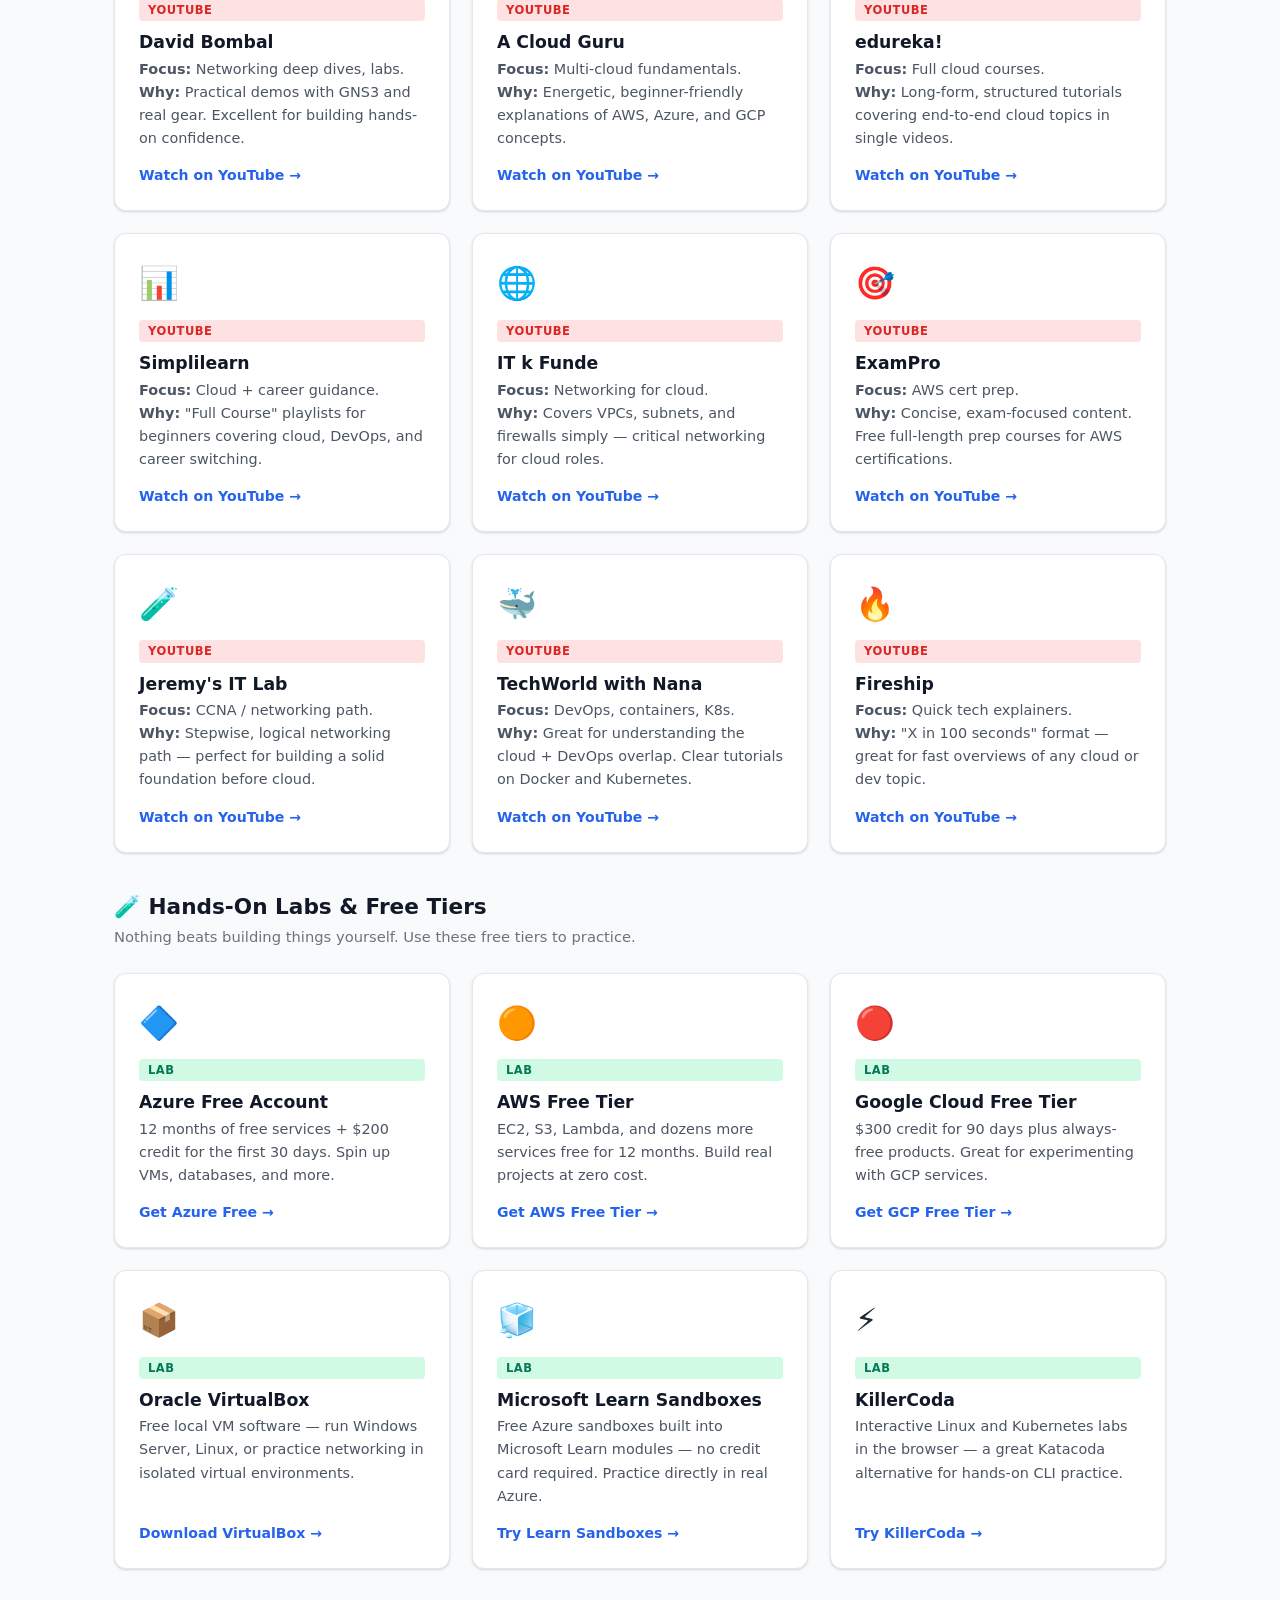
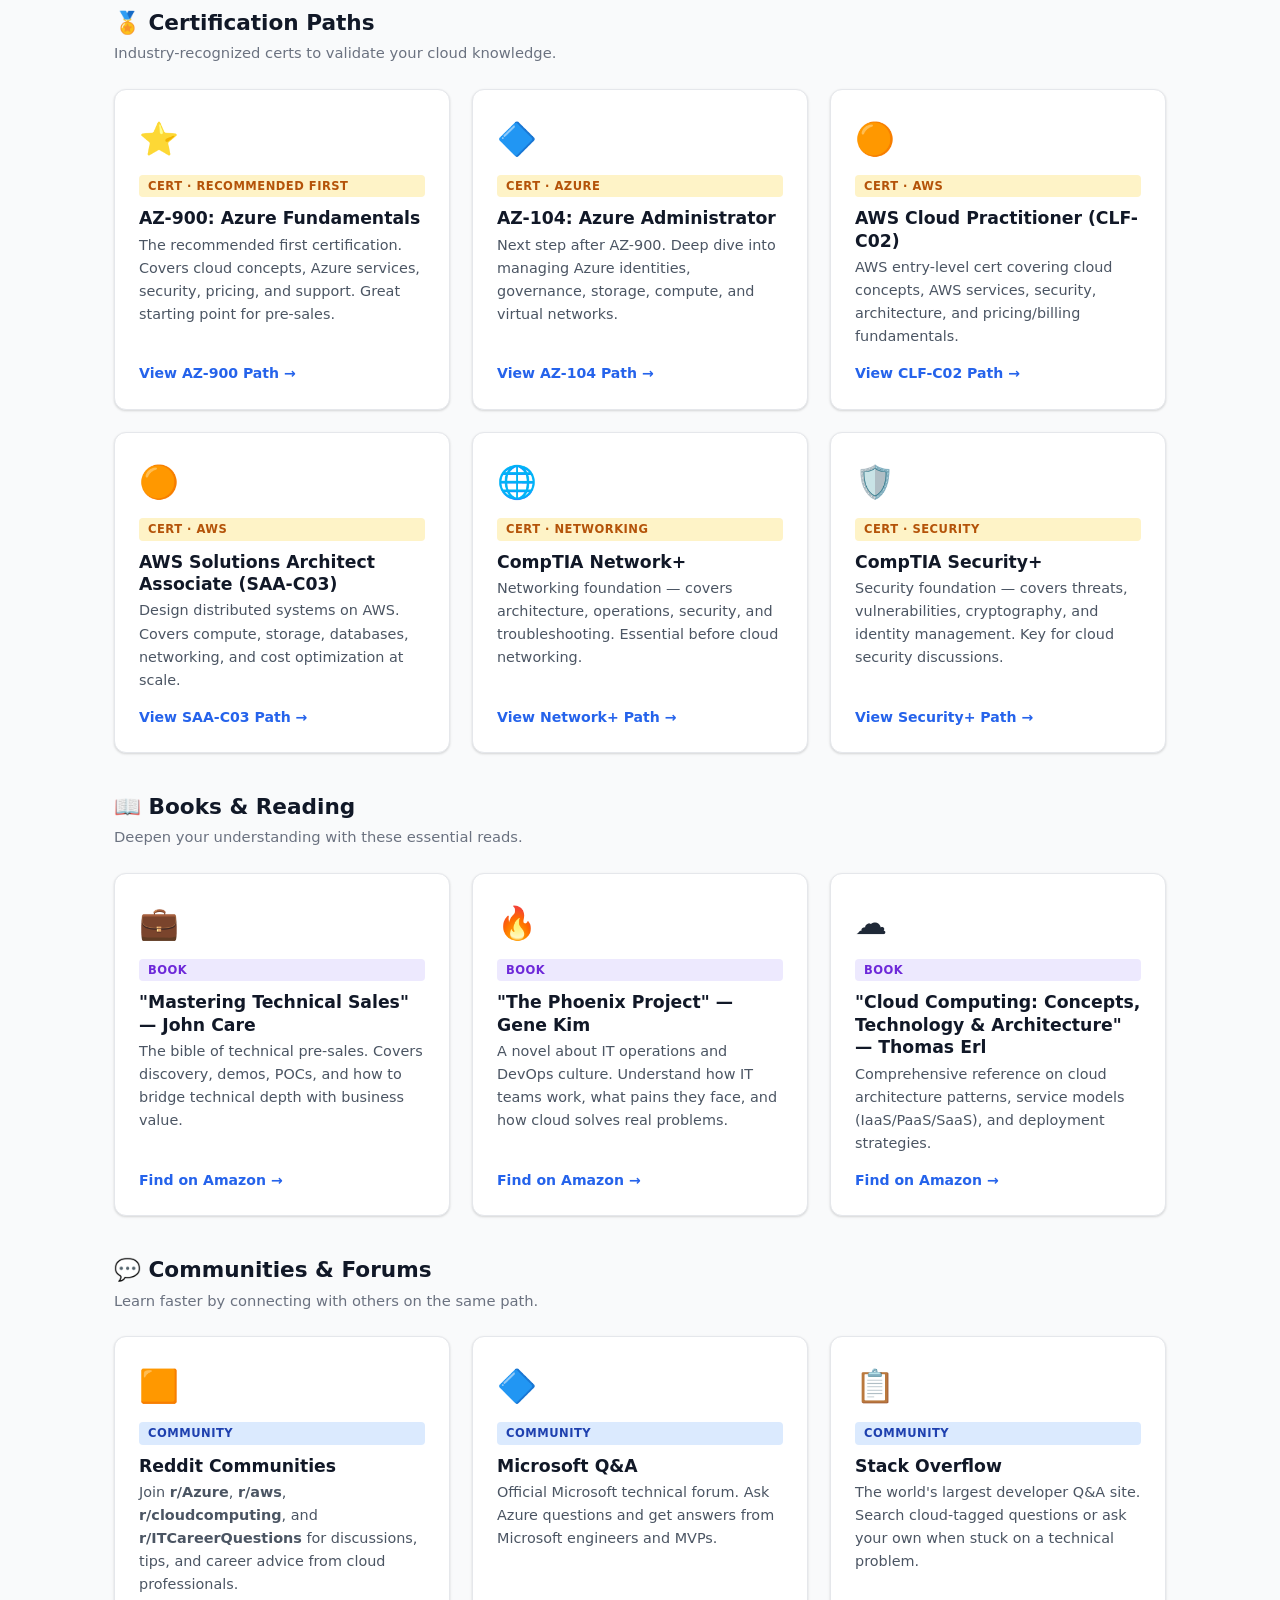
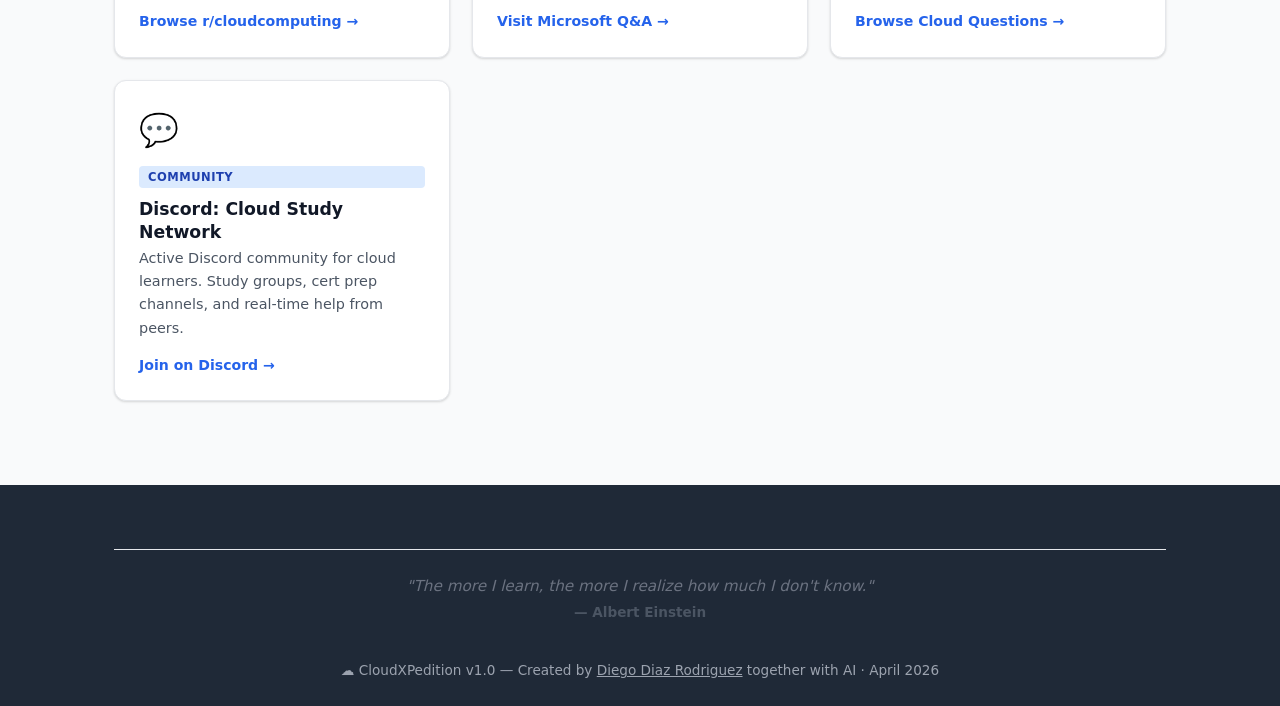
<file: resources.html>
<!DOCTYPE html>
<html lang="en">
<head>
  <meta charset="UTF-8">
  <meta name="viewport" content="width=device-width, initial-scale=1.0">
  <title>Resources — Cloud Pre-Sales Learning Path</title>
  <link rel="stylesheet" href="css/styles.css">
  <style>
    /* --- Resources Page Styles --- */
    .resource-hero {
      background: linear-gradient(135deg, #2563eb 0%, #7c3aed 100%);
      color: #fff;
      padding: 52px 0 40px;
      text-align: center;
    }
    .resource-hero h1 { font-size: 2.3rem; margin-bottom: 10px; color: #fff; }
    .resource-hero p { font-size: 1.1rem; opacity: 0.9; max-width: 600px; margin: 0 auto; }

    /* Filter Bar */
    .filter-bar {
      display: flex;
      flex-wrap: wrap;
      gap: 8px;
      justify-content: center;
      padding: 24px 0 8px;
    }
    .filter-btn {
      padding: 8px 18px;
      border-radius: 20px;
      border: 2px solid var(--gray-200);
      background: #fff;
      font-size: 0.88rem;
      font-weight: 600;
      color: var(--gray-600);
      cursor: pointer;
      transition: all var(--transition);
    }
    .filter-btn:hover { border-color: var(--primary-light); color: var(--primary); }
    .filter-btn.active {
      background: var(--primary);
      color: #fff;
      border-color: var(--primary);
    }

    /* Resource Cards Grid */
    .resource-grid {
      display: grid;
      grid-template-columns: repeat(auto-fill, minmax(300px, 1fr));
      gap: 22px;
      padding: 8px 0 24px;
    }
    .resource-card {
      background: #fff;
      border: 1px solid var(--gray-200);
      border-radius: var(--radius);
      padding: 24px;
      box-shadow: var(--shadow);
      transition: box-shadow var(--transition), transform var(--transition);
      display: flex;
      flex-direction: column;
    }
    .resource-card:hover {
      box-shadow: var(--shadow-md);
      transform: translateY(-3px);
    }
    .resource-card .rc-icon {
      font-size: 2rem;
      margin-bottom: 10px;
    }
    .resource-card h3 {
      font-size: 1.08rem;
      font-weight: 700;
      margin-bottom: 4px;
    }
    .resource-card .rc-tag {
      display: inline-block;
      font-size: 0.72rem;
      font-weight: 700;
      text-transform: uppercase;
      letter-spacing: 0.5px;
      padding: 2px 9px;
      border-radius: 4px;
      margin-bottom: 10px;
    }
    .tag-platform { background: var(--primary-light); color: var(--primary); }
    .tag-youtube { background: #fee2e2; color: #dc2626; }
    .tag-lab { background: var(--success-light); color: #047857; }
    .tag-cert { background: var(--accent-light); color: #b45309; }
    .tag-book { background: #ede9fe; color: #6d28d9; }
    .tag-community { background: #dbeafe; color: #1e40af; }

    .resource-card .rc-desc {
      font-size: 0.9rem;
      color: var(--gray-600);
      line-height: 1.6;
      flex: 1;
      margin-bottom: 14px;
    }
    .resource-card .rc-link {
      display: inline-flex;
      align-items: center;
      gap: 6px;
      font-size: 0.88rem;
      font-weight: 600;
      color: var(--primary);
      margin-top: auto;
    }
    .resource-card .rc-link:hover { color: var(--primary-dark); }

    .resource-section { padding: 16px 0 0; }
    .resource-section-title {
      font-size: 1.35rem;
      font-weight: 800;
      margin-bottom: 4px;
      display: flex;
      align-items: center;
      gap: 10px;
    }
    .resource-section-sub {
      font-size: 0.92rem;
      color: var(--gray-500);
      margin-bottom: 16px;
    }

    /* Hide filtered-out sections & cards */
    .resource-section.hidden { display: none; }

    @media (max-width: 768px) {
      .resource-hero h1 { font-size: 1.7rem; }
      .resource-hero { padding: 36px 0 28px; }
      .resource-grid { grid-template-columns: 1fr; }
    }
  </style>
</head>
<body>

<!-- ====== NAVBAR ====== -->
<nav class="navbar">
  <div class="container">
    <a href="index.html" class="navbar-brand"><span>☁️</span> CloudXPedition</a>
    <div class="nav-links">
      <a href="index.html">Journey</a>
      <a href="assessment.html">Assessment</a>
      <a href="dashboard.html">Dashboard</a>
      <a href="resources.html" class="active">Resources</a>
    </div>
    <div class="header-xp">
      <span id="header-level" class="header-level">☁️ Cloud Rookie</span>
      <span id="header-xp-text">0 XP</span>
      <div class="header-xp-bar" role="progressbar" aria-valuenow="0" aria-valuemin="0" aria-valuemax="100" aria-label="XP progress"><div class="header-xp-fill" id="header-xp-fill" style="width:0%"></div></div>
      <span id="header-streak" class="header-streak"></span>
    </div>
  </div>
</nav>

<!-- ====== HERO ====== -->
<section class="resource-hero">
  <div class="container">
    <h1>📚 Resource Library</h1>
    <p>Curated resources to accelerate your cloud pre-sales journey — all free or low-cost.</p>
  </div>
</section>

<!-- ====== MAIN CONTENT ====== -->
<main class="container">

  <!-- Filter Bar -->
  <div class="filter-bar">
    <button class="filter-btn active" data-filter="all">🌐 All</button>
    <button class="filter-btn" data-filter="platforms">🎓 Platforms</button>
    <button class="filter-btn" data-filter="youtube">▶️ YouTube</button>
    <button class="filter-btn" data-filter="labs">🧪 Labs</button>
    <button class="filter-btn" data-filter="certs">🏅 Certs</button>
    <button class="filter-btn" data-filter="books">📖 Books</button>
    <button class="filter-btn" data-filter="communities">💬 Communities</button>
  </div>

  <!-- ========== 1. FREE LEARNING PLATFORMS ========== -->
  <section class="resource-section" data-category="platforms">
    <h2 class="resource-section-title">🎓 Free Learning Platforms</h2>
    <p class="resource-section-sub">Start here — structured, free courses from the cloud providers themselves.</p>
    <div class="resource-grid">

      <div class="resource-card">
        <div class="rc-icon">🔷</div>
        <span class="rc-tag tag-platform">Platform</span>
        <h3>Microsoft Learn</h3>
        <p class="rc-desc">Azure fundamentals, Active Directory, identity management. Official Microsoft learning paths with hands-on sandboxes.</p>
        <a href="https://learn.microsoft.com/training/" target="_blank" rel="noopener" class="rc-link">Visit Microsoft Learn →</a>
      </div>

      <div class="resource-card">
        <div class="rc-icon">🟠</div>
        <span class="rc-tag tag-platform">Platform</span>
        <h3>AWS Skill Builder</h3>
        <p class="rc-desc">AWS basics, Cloud Practitioner prep, and 500+ free digital courses for every AWS service.</p>
        <a href="https://skillbuilder.aws/" target="_blank" rel="noopener" class="rc-link">Visit AWS Skill Builder →</a>
      </div>

      <div class="resource-card">
        <div class="rc-icon">🔴</div>
        <span class="rc-tag tag-platform">Platform</span>
        <h3>Google Cloud Skills Boost</h3>
        <p class="rc-desc">GCP fundamentals, hands-on labs with real cloud consoles. Earn badges as you complete learning paths.</p>
        <a href="https://www.cloudskillsboost.google/" target="_blank" rel="noopener" class="rc-link">Visit Cloud Skills Boost →</a>
      </div>

      <div class="resource-card">
        <div class="rc-icon">🌐</div>
        <span class="rc-tag tag-platform">Platform</span>
        <h3>Cisco Skills for All</h3>
        <p class="rc-desc">Networking fundamentals — essential for understanding cloud infrastructure, VPCs, and connectivity.</p>
        <a href="https://skillsforall.com/" target="_blank" rel="noopener" class="rc-link">Visit Skills for All →</a>
      </div>

      <div class="resource-card">
        <div class="rc-icon">🛡️</div>
        <span class="rc-tag tag-platform">Platform</span>
        <h3>CompTIA ITF+</h3>
        <p class="rc-desc">IT fundamentals for beginners — covers hardware, software, networking, and security basics before diving into cloud.</p>
        <a href="https://www.comptia.org/certifications/it-fundamentals" target="_blank" rel="noopener" class="rc-link">Visit CompTIA ITF+ →</a>
      </div>

      <div class="resource-card">
        <div class="rc-icon">🐧</div>
        <span class="rc-tag tag-platform">Platform</span>
        <h3>Linux Journey</h3>
        <p class="rc-desc">Learn the Linux command line from scratch — a must for cloud admins. Interactive, beginner-friendly, and completely free.</p>
        <a href="https://linuxjourney.com/" target="_blank" rel="noopener" class="rc-link">Visit Linux Journey →</a>
      </div>

    </div>
  </section>

  <!-- ========== 2. YOUTUBE CHANNELS ========== -->
  <section class="resource-section" data-category="youtube">
    <h2 class="resource-section-title">▶️ YouTube Channels</h2>
    <p class="resource-section-sub">Ranked by beginner-friendliness — start from the top.</p>
    <div class="resource-grid">

      <div class="resource-card">
        <div class="rc-icon">🎮</div>
        <span class="rc-tag tag-youtube">YouTube</span>
        <h3>NetworkChuck</h3>
        <p class="rc-desc"><strong>Focus:</strong> Networking, Active Directory, cloud.<br><strong>Why:</strong> Fun, motivating, and perfect for non-IT beginners. Makes complex topics feel approachable.</p>
        <a href="https://www.youtube.com/@NetworkChuck" target="_blank" rel="noopener" class="rc-link">Watch on YouTube →</a>
      </div>

      <div class="resource-card">
        <div class="rc-icon">📚</div>
        <span class="rc-tag tag-youtube">YouTube</span>
        <h3>Professor Messer</h3>
        <p class="rc-desc"><strong>Focus:</strong> CompTIA Network+ / Security+.<br><strong>Why:</strong> Clear, structured, free full courses. The gold standard for CompTIA exam prep.</p>
        <a href="https://www.youtube.com/@professormesser" target="_blank" rel="noopener" class="rc-link">Watch on YouTube →</a>
      </div>

      <div class="resource-card">
        <div class="rc-icon">🏗️</div>
        <span class="rc-tag tag-youtube">YouTube</span>
        <h3>John Savill</h3>
        <p class="rc-desc"><strong>Focus:</strong> Azure masterclass.<br><strong>Why:</strong> Best deep-dive Azure content on YouTube. Whiteboard explanations make architecture click.</p>
        <a href="https://www.youtube.com/@NTFAQGuy" target="_blank" rel="noopener" class="rc-link">Watch on YouTube →</a>
      </div>

      <div class="resource-card">
        <div class="rc-icon">🔬</div>
        <span class="rc-tag tag-youtube">YouTube</span>
        <h3>David Bombal</h3>
        <p class="rc-desc"><strong>Focus:</strong> Networking deep dives, labs.<br><strong>Why:</strong> Practical demos with GNS3 and real gear. Excellent for building hands-on confidence.</p>
        <a href="https://www.youtube.com/@davidbombal" target="_blank" rel="noopener" class="rc-link">Watch on YouTube →</a>
      </div>

      <div class="resource-card">
        <div class="rc-icon">☁️</div>
        <span class="rc-tag tag-youtube">YouTube</span>
        <h3>A Cloud Guru</h3>
        <p class="rc-desc"><strong>Focus:</strong> Multi-cloud fundamentals.<br><strong>Why:</strong> Energetic, beginner-friendly explanations of AWS, Azure, and GCP concepts.</p>
        <a href="https://www.youtube.com/@ACloudGuru" target="_blank" rel="noopener" class="rc-link">Watch on YouTube →</a>
      </div>

      <div class="resource-card">
        <div class="rc-icon">🎓</div>
        <span class="rc-tag tag-youtube">YouTube</span>
        <h3>edureka!</h3>
        <p class="rc-desc"><strong>Focus:</strong> Full cloud courses.<br><strong>Why:</strong> Long-form, structured tutorials covering end-to-end cloud topics in single videos.</p>
        <a href="https://www.youtube.com/@edaboredureka" target="_blank" rel="noopener" class="rc-link">Watch on YouTube →</a>
      </div>

      <div class="resource-card">
        <div class="rc-icon">📊</div>
        <span class="rc-tag tag-youtube">YouTube</span>
        <h3>Simplilearn</h3>
        <p class="rc-desc"><strong>Focus:</strong> Cloud + career guidance.<br><strong>Why:</strong> "Full Course" playlists for beginners covering cloud, DevOps, and career switching.</p>
        <a href="https://www.youtube.com/@SimplilearnOfficial" target="_blank" rel="noopener" class="rc-link">Watch on YouTube →</a>
      </div>

      <div class="resource-card">
        <div class="rc-icon">🌐</div>
        <span class="rc-tag tag-youtube">YouTube</span>
        <h3>IT k Funde</h3>
        <p class="rc-desc"><strong>Focus:</strong> Networking for cloud.<br><strong>Why:</strong> Covers VPCs, subnets, and firewalls simply — critical networking for cloud roles.</p>
        <a href="https://www.youtube.com/@ITkFunde" target="_blank" rel="noopener" class="rc-link">Watch on YouTube →</a>
      </div>

      <div class="resource-card">
        <div class="rc-icon">🎯</div>
        <span class="rc-tag tag-youtube">YouTube</span>
        <h3>ExamPro</h3>
        <p class="rc-desc"><strong>Focus:</strong> AWS cert prep.<br><strong>Why:</strong> Concise, exam-focused content. Free full-length prep courses for AWS certifications.</p>
        <a href="https://www.youtube.com/@exaboredureka" target="_blank" rel="noopener" class="rc-link">Watch on YouTube →</a>
      </div>

      <div class="resource-card">
        <div class="rc-icon">🧪</div>
        <span class="rc-tag tag-youtube">YouTube</span>
        <h3>Jeremy's IT Lab</h3>
        <p class="rc-desc"><strong>Focus:</strong> CCNA / networking path.<br><strong>Why:</strong> Stepwise, logical networking path — perfect for building a solid foundation before cloud.</p>
        <a href="https://www.youtube.com/@JeremysITLab" target="_blank" rel="noopener" class="rc-link">Watch on YouTube →</a>
      </div>

      <div class="resource-card">
        <div class="rc-icon">🐳</div>
        <span class="rc-tag tag-youtube">YouTube</span>
        <h3>TechWorld with Nana</h3>
        <p class="rc-desc"><strong>Focus:</strong> DevOps, containers, K8s.<br><strong>Why:</strong> Great for understanding the cloud + DevOps overlap. Clear tutorials on Docker and Kubernetes.</p>
        <a href="https://www.youtube.com/@TechWorldwithNana" target="_blank" rel="noopener" class="rc-link">Watch on YouTube →</a>
      </div>

      <div class="resource-card">
        <div class="rc-icon">🔥</div>
        <span class="rc-tag tag-youtube">YouTube</span>
        <h3>Fireship</h3>
        <p class="rc-desc"><strong>Focus:</strong> Quick tech explainers.<br><strong>Why:</strong> "X in 100 seconds" format — great for fast overviews of any cloud or dev topic.</p>
        <a href="https://www.youtube.com/@Fireship" target="_blank" rel="noopener" class="rc-link">Watch on YouTube →</a>
      </div>

    </div>
  </section>

  <!-- ========== 3. HANDS-ON LABS & FREE TIERS ========== -->
  <section class="resource-section" data-category="labs">
    <h2 class="resource-section-title">🧪 Hands-On Labs &amp; Free Tiers</h2>
    <p class="resource-section-sub">Nothing beats building things yourself. Use these free tiers to practice.</p>
    <div class="resource-grid">

      <div class="resource-card">
        <div class="rc-icon">🔷</div>
        <span class="rc-tag tag-lab">Lab</span>
        <h3>Azure Free Account</h3>
        <p class="rc-desc">12 months of free services + $200 credit for the first 30 days. Spin up VMs, databases, and more.</p>
        <a href="https://azure.microsoft.com/free/" target="_blank" rel="noopener" class="rc-link">Get Azure Free →</a>
      </div>

      <div class="resource-card">
        <div class="rc-icon">🟠</div>
        <span class="rc-tag tag-lab">Lab</span>
        <h3>AWS Free Tier</h3>
        <p class="rc-desc">EC2, S3, Lambda, and dozens more services free for 12 months. Build real projects at zero cost.</p>
        <a href="https://aws.amazon.com/free/" target="_blank" rel="noopener" class="rc-link">Get AWS Free Tier →</a>
      </div>

      <div class="resource-card">
        <div class="rc-icon">🔴</div>
        <span class="rc-tag tag-lab">Lab</span>
        <h3>Google Cloud Free Tier</h3>
        <p class="rc-desc">$300 credit for 90 days plus always-free products. Great for experimenting with GCP services.</p>
        <a href="https://cloud.google.com/free" target="_blank" rel="noopener" class="rc-link">Get GCP Free Tier →</a>
      </div>

      <div class="resource-card">
        <div class="rc-icon">📦</div>
        <span class="rc-tag tag-lab">Lab</span>
        <h3>Oracle VirtualBox</h3>
        <p class="rc-desc">Free local VM software — run Windows Server, Linux, or practice networking in isolated virtual environments.</p>
        <a href="https://www.virtualbox.org/" target="_blank" rel="noopener" class="rc-link">Download VirtualBox →</a>
      </div>

      <div class="resource-card">
        <div class="rc-icon">🧊</div>
        <span class="rc-tag tag-lab">Lab</span>
        <h3>Microsoft Learn Sandboxes</h3>
        <p class="rc-desc">Free Azure sandboxes built into Microsoft Learn modules — no credit card required. Practice directly in real Azure.</p>
        <a href="https://learn.microsoft.com/training/" target="_blank" rel="noopener" class="rc-link">Try Learn Sandboxes →</a>
      </div>

      <div class="resource-card">
        <div class="rc-icon">⚡</div>
        <span class="rc-tag tag-lab">Lab</span>
        <h3>KillerCoda</h3>
        <p class="rc-desc">Interactive Linux and Kubernetes labs in the browser — a great Katacoda alternative for hands-on CLI practice.</p>
        <a href="https://killercoda.com/" target="_blank" rel="noopener" class="rc-link">Try KillerCoda →</a>
      </div>

    </div>
  </section>

  <!-- ========== 4. CERTIFICATION PATHS ========== -->
  <section class="resource-section" data-category="certs">
    <h2 class="resource-section-title">🏅 Certification Paths</h2>
    <p class="resource-section-sub">Industry-recognized certs to validate your cloud knowledge.</p>
    <div class="resource-grid">

      <div class="resource-card">
        <div class="rc-icon">⭐</div>
        <span class="rc-tag tag-cert">Cert · Recommended First</span>
        <h3>AZ-900: Azure Fundamentals</h3>
        <p class="rc-desc">The recommended first certification. Covers cloud concepts, Azure services, security, pricing, and support. Great starting point for pre-sales.</p>
        <a href="https://learn.microsoft.com/certifications/azure-fundamentals/" target="_blank" rel="noopener" class="rc-link">View AZ-900 Path →</a>
      </div>

      <div class="resource-card">
        <div class="rc-icon">🔷</div>
        <span class="rc-tag tag-cert">Cert · Azure</span>
        <h3>AZ-104: Azure Administrator</h3>
        <p class="rc-desc">Next step after AZ-900. Deep dive into managing Azure identities, governance, storage, compute, and virtual networks.</p>
        <a href="https://learn.microsoft.com/certifications/azure-administrator/" target="_blank" rel="noopener" class="rc-link">View AZ-104 Path →</a>
      </div>

      <div class="resource-card">
        <div class="rc-icon">🟠</div>
        <span class="rc-tag tag-cert">Cert · AWS</span>
        <h3>AWS Cloud Practitioner (CLF-C02)</h3>
        <p class="rc-desc">AWS entry-level cert covering cloud concepts, AWS services, security, architecture, and pricing/billing fundamentals.</p>
        <a href="https://aws.amazon.com/certification/certified-cloud-practitioner/" target="_blank" rel="noopener" class="rc-link">View CLF-C02 Path →</a>
      </div>

      <div class="resource-card">
        <div class="rc-icon">🟠</div>
        <span class="rc-tag tag-cert">Cert · AWS</span>
        <h3>AWS Solutions Architect Associate (SAA-C03)</h3>
        <p class="rc-desc">Design distributed systems on AWS. Covers compute, storage, databases, networking, and cost optimization at scale.</p>
        <a href="https://aws.amazon.com/certification/certified-solutions-architect-associate/" target="_blank" rel="noopener" class="rc-link">View SAA-C03 Path →</a>
      </div>

      <div class="resource-card">
        <div class="rc-icon">🌐</div>
        <span class="rc-tag tag-cert">Cert · Networking</span>
        <h3>CompTIA Network+</h3>
        <p class="rc-desc">Networking foundation — covers architecture, operations, security, and troubleshooting. Essential before cloud networking.</p>
        <a href="https://www.comptia.org/certifications/network" target="_blank" rel="noopener" class="rc-link">View Network+ Path →</a>
      </div>

      <div class="resource-card">
        <div class="rc-icon">🛡️</div>
        <span class="rc-tag tag-cert">Cert · Security</span>
        <h3>CompTIA Security+</h3>
        <p class="rc-desc">Security foundation — covers threats, vulnerabilities, cryptography, and identity management. Key for cloud security discussions.</p>
        <a href="https://www.comptia.org/certifications/security" target="_blank" rel="noopener" class="rc-link">View Security+ Path →</a>
      </div>

    </div>
  </section>

  <!-- ========== 5. BOOKS & READING ========== -->
  <section class="resource-section" data-category="books">
    <h2 class="resource-section-title">📖 Books &amp; Reading</h2>
    <p class="resource-section-sub">Deepen your understanding with these essential reads.</p>
    <div class="resource-grid">

      <div class="resource-card">
        <div class="rc-icon">💼</div>
        <span class="rc-tag tag-book">Book</span>
        <h3>"Mastering Technical Sales" — John Care</h3>
        <p class="rc-desc">The bible of technical pre-sales. Covers discovery, demos, POCs, and how to bridge technical depth with business value.</p>
        <a href="https://www.amazon.com/dp/1630816280" target="_blank" rel="noopener" class="rc-link">Find on Amazon →</a>
      </div>

      <div class="resource-card">
        <div class="rc-icon">🔥</div>
        <span class="rc-tag tag-book">Book</span>
        <h3>"The Phoenix Project" — Gene Kim</h3>
        <p class="rc-desc">A novel about IT operations and DevOps culture. Understand how IT teams work, what pains they face, and how cloud solves real problems.</p>
        <a href="https://www.amazon.com/dp/1942788290" target="_blank" rel="noopener" class="rc-link">Find on Amazon →</a>
      </div>

      <div class="resource-card">
        <div class="rc-icon">☁️</div>
        <span class="rc-tag tag-book">Book</span>
        <h3>"Cloud Computing: Concepts, Technology &amp; Architecture" — Thomas Erl</h3>
        <p class="rc-desc">Comprehensive reference on cloud architecture patterns, service models (IaaS/PaaS/SaaS), and deployment strategies.</p>
        <a href="https://www.amazon.com/dp/0133387526" target="_blank" rel="noopener" class="rc-link">Find on Amazon →</a>
      </div>

    </div>
  </section>

  <!-- ========== 6. COMMUNITIES & FORUMS ========== -->
  <section class="resource-section" data-category="communities">
    <h2 class="resource-section-title">💬 Communities &amp; Forums</h2>
    <p class="resource-section-sub">Learn faster by connecting with others on the same path.</p>
    <div class="resource-grid">

      <div class="resource-card">
        <div class="rc-icon">🟧</div>
        <span class="rc-tag tag-community">Community</span>
        <h3>Reddit Communities</h3>
        <p class="rc-desc">Join <strong>r/Azure</strong>, <strong>r/aws</strong>, <strong>r/cloudcomputing</strong>, and <strong>r/ITCareerQuestions</strong> for discussions, tips, and career advice from cloud professionals.</p>
        <a href="https://www.reddit.com/r/cloudcomputing/" target="_blank" rel="noopener" class="rc-link">Browse r/cloudcomputing →</a>
      </div>

      <div class="resource-card">
        <div class="rc-icon">🔷</div>
        <span class="rc-tag tag-community">Community</span>
        <h3>Microsoft Q&amp;A</h3>
        <p class="rc-desc">Official Microsoft technical forum. Ask Azure questions and get answers from Microsoft engineers and MVPs.</p>
        <a href="https://learn.microsoft.com/answers/" target="_blank" rel="noopener" class="rc-link">Visit Microsoft Q&amp;A →</a>
      </div>

      <div class="resource-card">
        <div class="rc-icon">📋</div>
        <span class="rc-tag tag-community">Community</span>
        <h3>Stack Overflow</h3>
        <p class="rc-desc">The world's largest developer Q&amp;A site. Search cloud-tagged questions or ask your own when stuck on a technical problem.</p>
        <a href="https://stackoverflow.com/questions/tagged/cloud" target="_blank" rel="noopener" class="rc-link">Browse Cloud Questions →</a>
      </div>

      <div class="resource-card">
        <div class="rc-icon">💬</div>
        <span class="rc-tag tag-community">Community</span>
        <h3>Discord: Cloud Study Network</h3>
        <p class="rc-desc">Active Discord community for cloud learners. Study groups, cert prep channels, and real-time help from peers.</p>
        <a href="https://discord.gg/cloud" target="_blank" rel="noopener" class="rc-link">Join on Discord →</a>
      </div>

    </div>
  </section>

</main>

<!-- ====== FOOTER ====== -->
<footer class="footer">
  <div class="container">
    <p id="motivational-quote" class="motivational-quote"></p>
    <p style="margin-top:12px;">☁️ CloudXPedition v1.0 — Created by <a href="https://github.com/Diaz506" style="color:inherit;text-decoration:underline;">Diego Diaz Rodriguez</a> together with AI · April 2026</p>
  </div>
</footer>

<script src="js/game-engine.js"></script>
<script>
  // Category filter logic
  const filterBtns = document.querySelectorAll('.filter-btn');
  const sections = document.querySelectorAll('.resource-section');

  filterBtns.forEach(btn => {
    btn.addEventListener('click', () => {
      const filter = btn.dataset.filter;

      // Update active button
      filterBtns.forEach(b => b.classList.remove('active'));
      btn.classList.add('active');

      // Show/hide sections
      sections.forEach(section => {
        if (filter === 'all' || section.dataset.category === filter) {
          section.classList.remove('hidden');
        } else {
          section.classList.add('hidden');
        }
      });
    });
  });
</script>
</body>
</html>
</file>
<file: css/styles.css>
/* ============================================
   Cloud Pre-Sales Learning Path — Styles
   Clean Light Professional Theme
   ============================================ */

/* --- Reset & Base --- */
*, *::before, *::after { box-sizing: border-box; margin: 0; padding: 0; }

:root {
  --primary: #2563eb;
  --primary-dark: #1d4ed8;
  --primary-light: #dbeafe;
  --accent: #f59e0b;
  --accent-light: #fef3c7;
  --success: #10b981;
  --success-light: #d1fae5;
  --warning: #f59e0b;
  --danger: #ef4444;
  --danger-light: #fee2e2;
  --gray-50: #f9fafb;
  --gray-100: #f3f4f6;
  --gray-200: #e5e7eb;
  --gray-300: #d1d5db;
  --gray-400: #9ca3af;
  --gray-500: #6b7280;
  --gray-600: #4b5563;
  --gray-700: #374151;
  --gray-800: #1f2937;
  --gray-900: #111827;
  --radius: 12px;
  --radius-sm: 8px;
  --shadow: 0 1px 3px rgba(0,0,0,0.1), 0 1px 2px rgba(0,0,0,0.06);
  --shadow-md: 0 4px 6px rgba(0,0,0,0.07), 0 2px 4px rgba(0,0,0,0.06);
  --shadow-lg: 0 10px 15px rgba(0,0,0,0.1), 0 4px 6px rgba(0,0,0,0.05);
  --transition: 0.2s ease;
}

html { scroll-behavior: smooth; }

body {
  font-family: 'Segoe UI', system-ui, -apple-system, sans-serif;
  line-height: 1.6;
  color: var(--gray-800);
  background: var(--gray-50);
  min-height: 100vh;
}

a { color: var(--primary); text-decoration: none; transition: color var(--transition); }
a:hover { color: var(--primary-dark); }

img { max-width: 100%; display: block; }
h1, h2, h3, h4 { line-height: 1.3; color: var(--gray-900); }

/* --- Layout --- */
.container { max-width: 1100px; margin: 0 auto; padding: 0 24px; }

/* --- Header / Navbar --- */
.navbar {
  background: #fff;
  border-bottom: 1px solid var(--gray-200);
  padding: 12px 0;
  position: sticky;
  top: 0;
  z-index: 100;
  box-shadow: var(--shadow);
}
.navbar .container {
  display: flex;
  align-items: center;
  justify-content: space-between;
  flex-wrap: wrap;
  gap: 12px;
}
.navbar-brand {
  font-weight: 700;
  font-size: 1.15rem;
  color: var(--gray-900);
  display: flex;
  align-items: center;
  gap: 8px;
}
.navbar-brand span { font-size: 1.3rem; }
.nav-links { display: flex; gap: 8px; align-items: center; flex-wrap: wrap; }
.nav-links a {
  padding: 6px 14px;
  border-radius: var(--radius-sm);
  font-size: 0.9rem;
  font-weight: 500;
  color: var(--gray-600);
  transition: all var(--transition);
}
.nav-links a:hover, .nav-links a.active {
  background: var(--primary-light);
  color: var(--primary);
}

/* --- XP Bar in Header --- */
.header-xp {
  display: flex;
  align-items: center;
  gap: 8px;
  font-size: 0.85rem;
  font-weight: 600;
  color: var(--gray-600);
  opacity: 0;
  transition: opacity 0.3s ease;
}
.header-xp.loaded {
  opacity: 1;
}
.header-xp-bar {
  width: 100px;
  height: 8px;
  background: var(--gray-200);
  border-radius: 4px;
  overflow: hidden;
}
.header-xp-fill {
  height: 100%;
  background: linear-gradient(90deg, var(--primary), var(--accent));
  border-radius: 4px;
  transition: width 0.5s ease;
}
.header-level {
  background: var(--accent-light);
  color: var(--accent);
  padding: 2px 10px;
  border-radius: 20px;
  font-size: 0.8rem;
  font-weight: 700;
}
.header-streak {
  font-size: 0.85rem;
  display: flex;
  align-items: center;
  gap: 4px;
}

/* --- Hero Section --- */
.hero {
  background: linear-gradient(135deg, #2563eb 0%, #1e40af 100%);
  color: #fff;
  padding: 60px 0;
  text-align: center;
}
.hero h1 { font-size: 2.5rem; margin-bottom: 16px; color: #fff; }
.hero p { font-size: 1.15rem; opacity: 0.9; max-width: 600px; margin: 0 auto; }

/* --- Cards --- */
.card {
  background: #fff;
  border: 1px solid var(--gray-200);
  border-radius: var(--radius);
  padding: 24px;
  box-shadow: var(--shadow);
  transition: box-shadow var(--transition), transform var(--transition);
}
.card:hover {
  box-shadow: var(--shadow-md);
  transform: translateY(-2px);
}
.card-header {
  display: flex;
  align-items: center;
  gap: 12px;
  margin-bottom: 16px;
}
.card-icon {
  width: 48px;
  height: 48px;
  border-radius: var(--radius-sm);
  display: flex;
  align-items: center;
  justify-content: center;
  font-size: 1.5rem;
  flex-shrink: 0;
}
.card-title { font-size: 1.15rem; font-weight: 700; }
.card-subtitle { font-size: 0.85rem; color: var(--gray-500); margin-top: 2px; }

/* --- Phase Cards --- */
.phase-grid {
  display: grid;
  grid-template-columns: repeat(auto-fill, minmax(320px, 1fr));
  gap: 24px;
  padding: 32px 0;
}

.phase-card { position: relative; overflow: hidden; }
.phase-card.locked { opacity: 0.6; pointer-events: none; }
.phase-card.current { border-color: var(--primary); border-width: 2px; }
.phase-card.current::before {
  content: '▶ CURRENT';
  position: absolute;
  top: 12px;
  right: 12px;
  background: var(--primary);
  color: #fff;
  font-size: 0.7rem;
  font-weight: 700;
  padding: 2px 8px;
  border-radius: 4px;
}
.phase-card.completed { border-color: var(--success); }
.phase-card.completed .card-icon { background: var(--success-light); }

/* --- Progress Bars --- */
.progress-bar {
  width: 100%;
  height: 10px;
  background: var(--gray-200);
  border-radius: 5px;
  overflow: hidden;
  margin-top: 12px;
}
.progress-fill {
  height: 100%;
  background: linear-gradient(90deg, var(--primary), var(--success));
  border-radius: 5px;
  transition: width 0.6s ease;
}
.progress-label {
  display: flex;
  justify-content: space-between;
  font-size: 0.8rem;
  color: var(--gray-500);
  margin-top: 4px;
}

/* --- Journey Map --- */
.journey-map {
  display: flex;
  align-items: center;
  justify-content: center;
  gap: 0;
  padding: 48px 0;
  overflow-x: auto;
}
.journey-node {
  display: flex;
  flex-direction: column;
  align-items: center;
  cursor: pointer;
  transition: transform var(--transition);
  position: relative;
  min-width: 100px;
}
.journey-node:hover { transform: scale(1.08); }
.journey-node-circle {
  width: 72px;
  height: 72px;
  border-radius: 50%;
  display: flex;
  align-items: center;
  justify-content: center;
  font-size: 1.8rem;
  border: 3px solid var(--gray-300);
  background: #fff;
  box-shadow: var(--shadow);
  transition: all 0.3s ease;
}
.journey-node.completed .journey-node-circle {
  border-color: var(--success);
  background: var(--success-light);
  box-shadow: 0 0 0 4px rgba(16, 185, 129, 0.15);
}
.journey-node.current .journey-node-circle {
  border-color: var(--primary);
  background: var(--primary-light);
  box-shadow: 0 0 0 4px rgba(37, 99, 235, 0.15);
  animation: pulse 2s infinite;
}
.journey-node.locked .journey-node-circle {
  opacity: 0.4;
  filter: grayscale(1);
}
.journey-node-label {
  margin-top: 8px;
  font-size: 0.8rem;
  font-weight: 600;
  color: var(--gray-600);
  text-align: center;
  max-width: 110px;
}
.journey-connector {
  width: 48px;
  height: 3px;
  background: var(--gray-300);
  flex-shrink: 0;
}
.journey-connector.completed { background: var(--success); }

@keyframes pulse {
  0%, 100% { box-shadow: 0 0 0 4px rgba(37, 99, 235, 0.15); }
  50% { box-shadow: 0 0 0 10px rgba(37, 99, 235, 0.08); }
}

/* --- Assessment --- */
.scenario-card {
  background: #fff;
  border: 1px solid var(--gray-200);
  border-radius: var(--radius);
  padding: 32px;
  margin-bottom: 24px;
  box-shadow: var(--shadow);
}
.scenario-number {
  font-size: 0.8rem;
  font-weight: 700;
  color: var(--primary);
  text-transform: uppercase;
  letter-spacing: 1px;
}
.scenario-title { font-size: 1.25rem; font-weight: 700; margin: 8px 0; }
.scenario-text {
  font-size: 1rem;
  color: var(--gray-600);
  line-height: 1.7;
  margin-bottom: 20px;
  font-style: italic;
  border-left: 3px solid var(--primary-light);
  padding-left: 16px;
}
.confidence-options { display: flex; flex-direction: column; gap: 10px; }
.confidence-btn {
  display: flex;
  align-items: center;
  gap: 12px;
  padding: 14px 18px;
  border: 2px solid var(--gray-200);
  border-radius: var(--radius-sm);
  background: #fff;
  cursor: pointer;
  font-size: 0.95rem;
  transition: all var(--transition);
  text-align: left;
}
.confidence-btn:hover { border-color: var(--primary-light); background: var(--gray-50); }
.confidence-btn.selected { border-color: var(--primary); background: var(--primary-light); font-weight: 600; }
.confidence-btn .emoji { font-size: 1.3rem; flex-shrink: 0; }

/* --- Learning Cards --- */
.learning-card {
  background: #fff;
  border: 2px solid var(--primary-light);
  border-radius: var(--radius);
  padding: 28px;
  margin: 20px 0;
  box-shadow: var(--shadow-md);
}
.learning-card-header {
  display: flex;
  align-items: center;
  gap: 12px;
  margin-bottom: 20px;
  padding-bottom: 16px;
  border-bottom: 1px solid var(--gray-200);
}
.learning-card-badge {
  background: var(--primary);
  color: #fff;
  font-size: 0.7rem;
  font-weight: 700;
  padding: 4px 10px;
  border-radius: 4px;
  text-transform: uppercase;
  letter-spacing: 0.5px;
}
.learning-card h3 { font-size: 1.1rem; }
.learning-card-section { margin-bottom: 20px; }
.learning-card-section h4 {
  font-size: 0.85rem;
  font-weight: 700;
  text-transform: uppercase;
  letter-spacing: 0.5px;
  color: var(--gray-500);
  margin-bottom: 8px;
}
.learning-card .analogy {
  background: var(--accent-light);
  border-left: 3px solid var(--accent);
  padding: 12px 16px;
  border-radius: 0 var(--radius-sm) var(--radius-sm) 0;
  font-size: 0.95rem;
  line-height: 1.6;
}
.resource-links { display: flex; flex-direction: column; gap: 8px; }
.resource-link {
  display: flex;
  align-items: center;
  gap: 10px;
  padding: 10px 14px;
  background: var(--gray-50);
  border-radius: var(--radius-sm);
  font-size: 0.9rem;
  transition: background var(--transition);
}
.resource-link:hover { background: var(--gray-100); }
.resource-link .emoji { font-size: 1.1rem; }

/* --- Buttons --- */
.btn {
  display: inline-flex;
  align-items: center;
  gap: 8px;
  padding: 12px 24px;
  border-radius: var(--radius-sm);
  font-weight: 600;
  font-size: 0.95rem;
  border: none;
  cursor: pointer;
  transition: all var(--transition);
}
.btn-primary { background: var(--primary); color: #fff; }
.btn-primary:hover { background: var(--primary-dark); color: #fff; }
.btn-success { background: var(--success); color: #fff; }
.btn-success:hover { background: #059669; color: #fff; }
.btn-outline {
  background: transparent;
  color: var(--primary);
  border: 2px solid var(--primary);
}
.btn-outline:hover { background: var(--primary-light); }
.btn-lg { padding: 16px 32px; font-size: 1.05rem; }
.btn-block { width: 100%; justify-content: center; }

/* --- Badges / Dashboard --- */
.badge-grid {
  display: grid;
  grid-template-columns: repeat(auto-fill, minmax(140px, 1fr));
  gap: 16px;
}
.badge-item {
  display: flex;
  flex-direction: column;
  align-items: center;
  text-align: center;
  padding: 16px;
  border-radius: var(--radius);
  background: var(--gray-50);
  border: 1px solid var(--gray-200);
  transition: all var(--transition);
}
.badge-item.earned {
  background: var(--accent-light);
  border-color: var(--accent);
}
.badge-item.locked { opacity: 0.4; filter: grayscale(1); }
.badge-emoji { font-size: 2.2rem; margin-bottom: 6px; }
.badge-name { font-size: 0.8rem; font-weight: 600; color: var(--gray-700); }

/* --- Stats Row --- */
.stats-row {
  display: grid;
  grid-template-columns: repeat(auto-fit, minmax(160px, 1fr));
  gap: 16px;
  margin: 24px 0;
}
.stat-card {
  background: #fff;
  border: 1px solid var(--gray-200);
  border-radius: var(--radius);
  padding: 20px;
  text-align: center;
}
.stat-value { font-size: 2rem; font-weight: 800; color: var(--primary); }
.stat-label { font-size: 0.85rem; color: var(--gray-500); margin-top: 4px; }

/* --- Knowledge Check --- */
.check-container {
  background: var(--gray-50);
  border: 2px dashed var(--gray-300);
  border-radius: var(--radius);
  padding: 28px;
  margin: 24px 0;
}
.check-container h3 { margin-bottom: 12px; }
.check-option {
  display: block;
  padding: 12px 16px;
  margin: 8px 0;
  border: 2px solid var(--gray-200);
  border-radius: var(--radius-sm);
  cursor: pointer;
  transition: all var(--transition);
  background: #fff;
}
.check-option:hover { border-color: var(--primary-light); }
.check-option.correct { border-color: var(--success); background: var(--success-light); }
.check-option.incorrect { border-color: var(--danger); background: var(--danger-light); }
.check-feedback {
  margin-top: 12px;
  padding: 12px 16px;
  border-radius: var(--radius-sm);
  font-size: 0.9rem;
  display: none;
}
.check-feedback.show { display: block; }
.check-feedback.success { background: var(--success-light); color: #065f46; }
.check-feedback.error { background: var(--danger-light); color: #991b1b; }

/* --- Topic List --- */
.topic-list { list-style: none; }
.topic-item {
  display: flex;
  align-items: center;
  gap: 12px;
  padding: 16px;
  border-bottom: 1px solid var(--gray-100);
  transition: background var(--transition);
}
.topic-item:hover { background: var(--gray-50); }
.topic-status {
  width: 28px;
  height: 28px;
  border-radius: 50%;
  border: 2px solid var(--gray-300);
  display: flex;
  align-items: center;
  justify-content: center;
  font-size: 0.8rem;
  flex-shrink: 0;
}
.topic-status.done {
  background: var(--success);
  border-color: var(--success);
  color: #fff;
}
.topic-info { flex: 1; }
.topic-name { font-weight: 600; font-size: 0.95rem; }
.topic-desc { font-size: 0.85rem; color: var(--gray-500); }
.topic-xp {
  font-size: 0.8rem;
  font-weight: 700;
  color: var(--accent);
}

/* --- Celebration Animation --- */
.celebration {
  position: fixed;
  top: 0; left: 0; right: 0; bottom: 0;
  pointer-events: none;
  z-index: 9999;
}
.confetti-piece {
  position: absolute;
  width: 10px;
  height: 10px;
  border-radius: 2px;
  animation: confetti-fall 3s ease-out forwards;
}
@keyframes confetti-fall {
  0% { transform: translateY(-100vh) rotate(0deg); opacity: 1; }
  100% { transform: translateY(100vh) rotate(720deg); opacity: 0; }
}

/* --- Toast Notifications --- */
.toast {
  position: fixed;
  bottom: 24px;
  right: 24px;
  background: var(--gray-900);
  color: #fff;
  padding: 16px 24px;
  border-radius: var(--radius);
  box-shadow: var(--shadow-lg);
  font-weight: 600;
  font-size: 0.95rem;
  z-index: 9998;
  animation: toast-in 0.3s ease, toast-out 0.3s ease 2.7s forwards;
  display: flex;
  align-items: center;
  gap: 10px;
}
@keyframes toast-in { from { transform: translateY(20px); opacity: 0; } to { transform: translateY(0); opacity: 1; } }
@keyframes toast-out { from { opacity: 1; } to { opacity: 0; } }

/* --- Section Spacing --- */
.section { padding: 40px 0; }
.section-title {
  font-size: 1.5rem;
  font-weight: 800;
  margin-bottom: 8px;
}
.section-subtitle {
  font-size: 1rem;
  color: var(--gray-500);
  margin-bottom: 24px;
}

/* --- Results Panel --- */
.results-panel {
  background: linear-gradient(135deg, #1e3a5f 0%, #2563eb 100%);
  color: #fff;
  padding: 40px;
  border-radius: var(--radius);
  text-align: center;
  margin: 32px 0;
}
.results-panel h2 { color: #fff; margin-bottom: 16px; }
.results-phase-grid {
  display: grid;
  grid-template-columns: repeat(auto-fill, minmax(200px, 1fr));
  gap: 16px;
  margin-top: 24px;
}
.results-phase-card {
  background: rgba(255,255,255,0.15);
  border-radius: var(--radius-sm);
  padding: 16px;
  text-align: center;
}
.results-phase-card .emoji { font-size: 1.5rem; margin-bottom: 6px; }
.results-phase-card .name { font-weight: 700; font-size: 0.9rem; }
.results-phase-card .rec {
  font-size: 0.8rem;
  margin-top: 4px;
  padding: 2px 8px;
  border-radius: 4px;
  display: inline-block;
}
.rec-required { background: rgba(239,68,68,0.3); }
.rec-review { background: rgba(245,158,11,0.3); }
.rec-skim { background: rgba(16,185,129,0.3); }
.rec-skip { background: rgba(255,255,255,0.2); }

/* --- Footer --- */
.footer {
  background: var(--gray-800);
  color: var(--gray-400);
  padding: 24px 0;
  text-align: center;
  font-size: 0.85rem;
  margin-top: 60px;
}

/* --- Responsive --- */
@media (max-width: 768px) {
  .hero h1 { font-size: 1.8rem; }
  .hero { padding: 40px 0; }
  .phase-grid { grid-template-columns: 1fr; }
  .journey-map { flex-direction: column; }
  .journey-connector { width: 3px; height: 32px; }
  .stats-row { grid-template-columns: repeat(2, 1fr); }
  .navbar .container { flex-direction: column; gap: 8px; }
  .nav-links { justify-content: center; }
  .results-phase-grid { grid-template-columns: 1fr 1fr; }
}

/* --- Motivational Quote --- */
.motivational-quote {
  text-align: center;
  padding: 24px;
  font-style: italic;
  color: var(--gray-500);
  font-size: 0.95rem;
  border-top: 1px solid var(--gray-200);
  margin-top: 40px;
}
.motivational-quote .author {
  display: block;
  font-style: normal;
  font-weight: 600;
  color: var(--gray-600);
  margin-top: 4px;
  font-size: 0.85rem;
}

/* Lab step-by-step instructions */
kbd {
  display: inline-block;
  padding: 2px 6px;
  font-size: 0.8rem;
  font-family: monospace;
  color: #333;
  background: #f4f4f4;
  border: 1px solid #ccc;
  border-radius: 4px;
  box-shadow: 0 1px 0 #aaa;
}

.lab-steps strong {
  color: var(--primary-dark);
}

.lab-steps code {
  background: rgba(79, 70, 229, 0.08);
  padding: 1px 5px;
  border-radius: 3px;
  font-size: 0.82rem;
}

.resource-link:has(.lab-steps) {
  position: relative;
}

.resource-link:has(.lab-steps)::after {
  content: '▸ Click to expand';
  font-size: 0.7rem;
  color: var(--gray-400);
  margin-left: 8px;
}

.resource-link:has(.lab-steps .lab-steps[style*="display: block"])::after,
.resource-link:has(.lab-steps .lab-steps[style*="display:block"])::after {
  content: '▾ Click to collapse';
}
</file>
